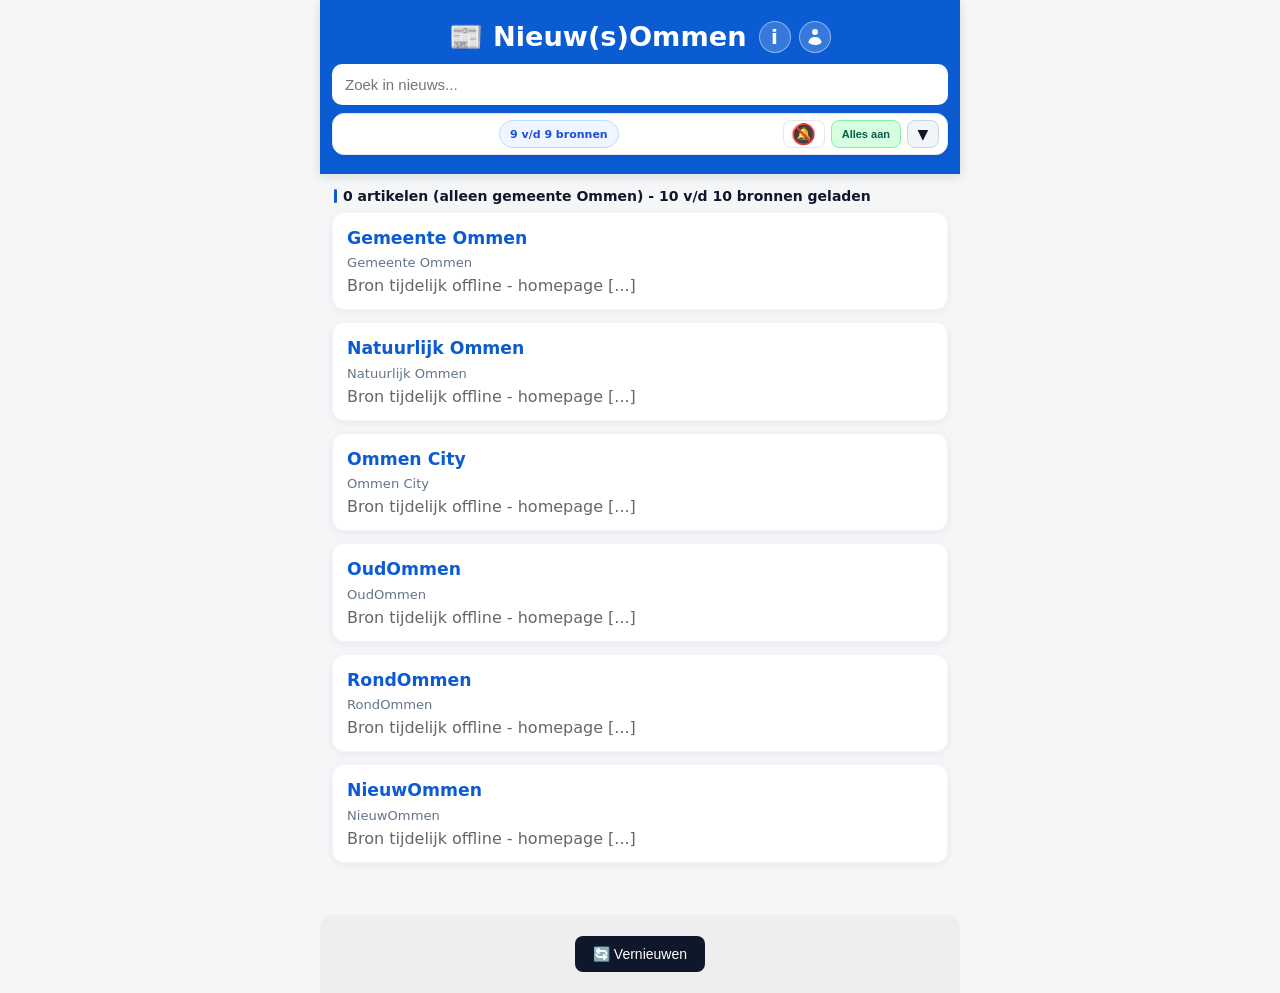
<file: index.html>
<!DOCTYPE html>
<html lang="nl">
<head>
<meta charset="UTF-8">
<meta name="viewport" content="width=device-width, initial-scale=1.0">
<title>Nieuw(s)Ommen</title>
<link rel="manifest" href="manifest.json">
<link rel="stylesheet" href="styles.css?v=297">
<link rel="icon" href="icons/icon-192x192.png" type="image/png">
<meta name="theme-color" content="#0b5bd3">
</head>
<body>
<header>
  <h1>
    <span class="title-left">📰 Nieuw(s)Ommen</span>
    <span class="header-icons">
      <a href="informatie.html" class="info-icon-btn" title="Info">i</a>
      <button id="user-icon-btn" class="user-icon-btn" title="Account" aria-label="Account">
      <svg viewBox="0 0 24 24" width="18" height="18" fill="white" xmlns="http://www.w3.org/2000/svg"><path d="M12 12c2.21 0 4-1.79 4-4s-1.79-4-4-4-4 1.79-4 4 1.79 4 4 4zm0 2c-2.67 0-8 1.34-8 4v2h16v-2c0-2.66-5.33-4-8-4z"/></svg>
    </button>
    </span>
  </h1>
  <div class="search-row"><input type="text" id="search-input" placeholder="Zoek in nieuws..."></div>
  <div class="filter-header" id="filter-header">
    <div class="filter-header-center"><span class="filter-header-count" id="header-count">10 v/d 10 bronnen</span></div>
    <div class="filter-header-right">
      <div class="bell-slot" id="bell-slot"></div>
      <button class="btn-all-toets" id="btn-all">Alles aan</button>
      <span class="filter-header-arrow">▼</span>
    </div>
  </div>
  <div id="source-panel">
    <div class="panel-hint">
      <div><b>VANDAAG</b> <-> <b>MEER</b> = alleen vandaag of meerdere dagen</div>
      <div><b>GEMEENTE</b> <-> <b>REGIO</b> = alleen gemeente Ommen of ook regio</div>
      <div><b>AAN</b> <-> <b>UIT</b> = nieuwsbron wel of niet tonen in het overzicht</div>
    </div>
    <div class="source-list" id="source-list"></div>
    <div class="panel-footer">
      <button onclick="resetFilters()">Reset</button>
      <button class="primary" onclick="closePanel()">Sluiten ▲</button>
    </div>
  </div>
  <div id="news-container-anchor"></div>
  <div id="compat-hidden" style="display:none">
    <input type="checkbox" id="only-ommen" checked>
    <div id="compat-sources"></div>
  </div>
</header>
<main><div id="news-container">Bezig met laden...</div></main>
<footer><button onclick="refreshNews()">🔄 Vernieuwen</button></footer>

<script>
if('serviceWorker' in navigator){
  navigator.serviceWorker.register('./service-worker.js?v=297', {scope: './'}).then(r=>{
    console.log('SW registered v297 rollback', r.scope);
  }).catch(e=>console.log('SW fail', e));
}
</script>
<script src="app.js?v=333"></script>
<script src="push.js?v=270-free-tier"></script>
<script src="article-focus.js?v=297"></script>
</body>
</html>
</file>
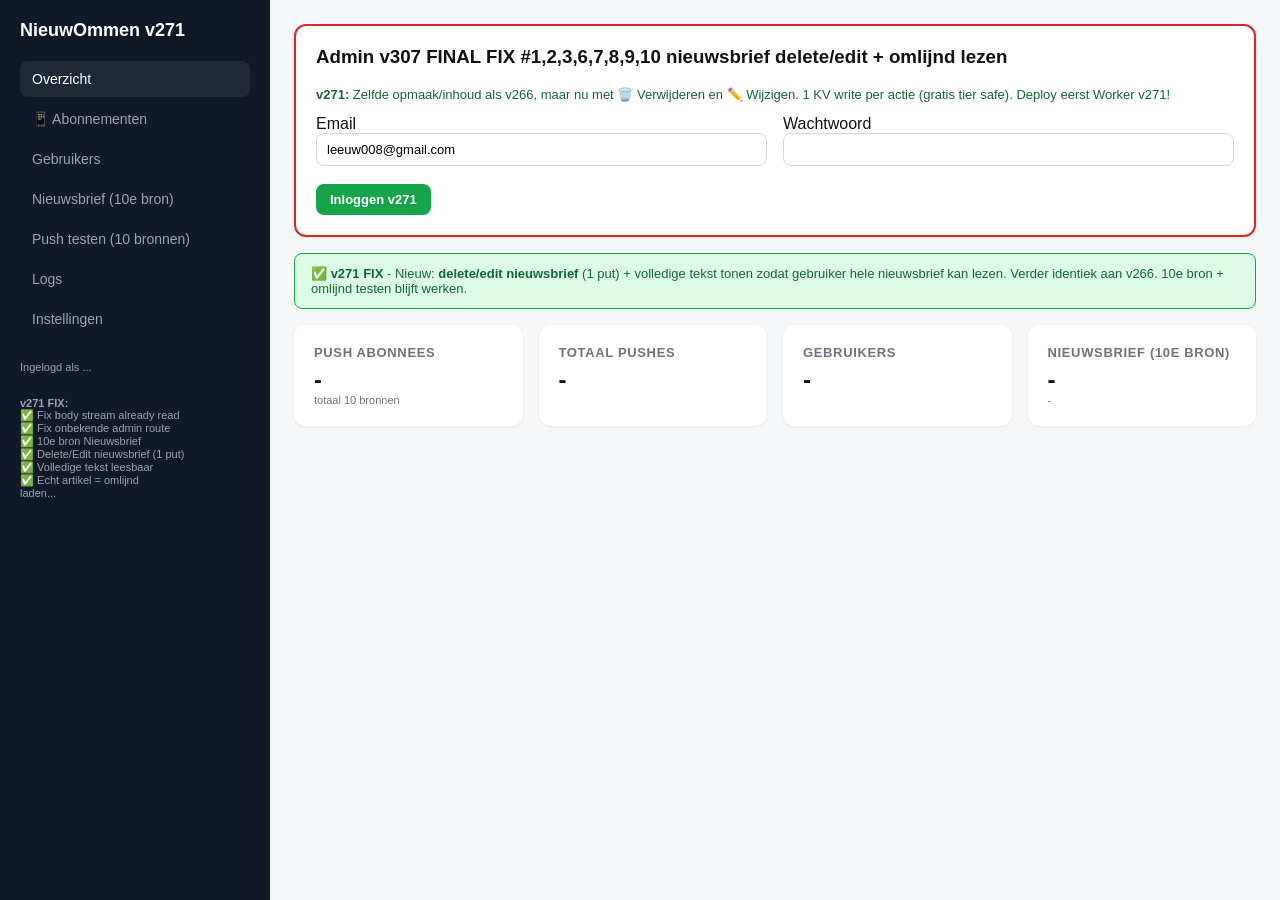
<file: admin/index.html>
<!DOCTYPE html>
<html lang="nl"><head><meta charset="utf-8"><meta name="viewport" content="width=device-width,initial-scale=1">
<title>Admin v307 FINAL FIX #1,2,3,6,7,8,9,10 delete/edit nieuwsbrief + 10e bron</title>
<style>
*{box-sizing:border-box}body{margin:0;font-family:-apple-system,BlinkMacSystemFont,Segoe UI,Roboto,sans-serif;background:#f6f7f9;color:#111}
.sidebar{position:fixed;left:0;top:0;bottom:0;width:270px;background:#111827;color:#fff;padding:20px;overflow:auto}
.sidebar h2{margin:0 0 20px;font-size:18px}.sidebar a{display:block;color:#9ca3af;padding:10px 12px;border-radius:8px;text-decoration:none;margin-bottom:4px;font-size:14px}
.sidebar a.active,.sidebar a:hover{background:#1f2937;color:#fff}
.main{margin-left:270px;padding:24px}
.card{background:#fff;border-radius:12px;padding:20px;box-shadow:0 1px 3px rgba(0,0,0,.08);margin-bottom:16px}
.grid{display:grid;grid-template-columns:repeat(auto-fit,minmax(220px,1fr));gap:16px}
.stat h3{margin:0 0 6px;font-size:13px;color:#6b7280;text-transform:uppercase;letter-spacing:.05em}.stat .val{font-size:24px;font-weight:700}
table{width:100%;border-collapse:collapse}th,td{padding:10px 12px;border-bottom:1px solid #e5e7eb;text-align:left;font-size:13px;vertical-align:top}th{color:#6b7280;font-weight:600;position:sticky;top:0;background:#fff;z-index:1}
.btn{background:#2563eb;color:#fff;border:0;padding:8px 14px;border-radius:8px;cursor:pointer;font-weight:600;font-size:13px}.btn:disabled{opacity:.5;cursor:not-allowed}
.btn-sec{background:#e5e7eb;color:#111}.btn-danger{background:#dc2626;color:#fff}.btn-ok{background:#16a34a;color:#fff}.btn-purple{background:#7c3aed;color:#fff}
.input,textarea,select{width:100%;padding:8px 10px;border:1px solid #d1d5db;border-radius:8px;font-size:13px}
.alert{padding:12px 16px;border-radius:8px;margin-bottom:16px;font-size:13px}.alert-warn{background:#fef3c7;color:#92400e}.alert-ok{background:#dcfce7;color:#166534;border:1px solid #16a34a}.alert-info{background:#dbeafe;color:#1e40af;border:1px solid #3b82f6}
.badge{display:inline-block;padding:2px 8px;border-radius:999px;font-size:11px;background:#e5e7eb}.badge-green{background:#dcfce7;color:#166534}.badge-purple{background:#ede9fe;color:#6d28d9}
.table-wrap{overflow:auto;max-height:75vh;border:1px solid #e5e7eb;border-radius:8px}
.small{font-size:11px;color:#6b7280}
.news-item{padding:12px;border-bottom:1px solid #eee}
.news-item:last-child{border:0}
.news-desc{white-space:pre-wrap;background:#f9fafb;border:1px solid #e5e7eb;border-radius:8px;padding:10px;margin-top:6px;font-size:13px;max-height:220px;overflow:auto}
@media(max-width:900px){.sidebar{position:relative;width:100%}.main{margin-left:0}}
</style>
</head><body>
<div class="sidebar">
<h2>NieuwOmmen v271</h2>
<a href="#" data-tab="overview" class="active">Overzicht</a>
<a href="#" data-tab="subs">📱 Abonnementen</a>
<a href="#" data-tab="users">Gebruikers</a>
<a href="#" data-tab="newsletter">Nieuwsbrief (10e bron)</a>
<a href="#" data-tab="push">Push testen (10 bronnen)</a>
<a href="#" data-tab="logs">Logs</a>
<a href="#" data-tab="settings">Instellingen</a>
<div style="margin-top:24px;font-size:11px;color:#9ca3af">Ingelogd als <span id="adminEmail">...</span><br><small id="apiBase"></small><br><br><b>v271 FIX:</b><br>✅ Fix body stream already read<br>✅ Fix onbekende admin route<br>✅ 10e bron Nieuwsbrief<br>✅ Delete/Edit nieuwsbrief (1 put)<br>✅ Volledige tekst leesbaar<br>✅ Echt artikel = omlijnd<br><span id="subs-count-side">laden...</span></div>
</div>
<div class="main">
<div id="login-box" class="card" style="border:2px solid #dc2626"><h3 style="margin-top:0">Admin v307 FINAL FIX #1,2,3,6,7,8,9,10 nieuwsbrief delete/edit + omlijnd lezen</h3><p style="font-size:13px;color:#166534"><b>v271:</b> Zelfde opmaak/inhoud als v266, maar nu met 🗑️ Verwijderen en ✏️ Wijzigen. 1 KV write per actie (gratis tier safe). Deploy eerst Worker v271!</p><div class="grid" style="grid-template-columns:1fr 1fr"><div><label>Email</label><input id="login-email" class="input" value="leeuw008@gmail.com"></div><div><label>Wachtwoord</label><input id="login-pw" type="password" class="input"></div></div><br><button class="btn btn-ok" onclick="doLogin()">Inloggen v271</button><span id="login-result" style="margin-left:12px;font-size:13px"></span></div>

<div id="tab-overview">
<div class="alert alert-ok">✅ <b>v271 FIX</b> - Nieuw: <b>delete/edit nieuwsbrief</b> (1 put) + volledige tekst tonen zodat gebruiker hele nieuwsbrief kan lezen. Verder identiek aan v266. 10e bron + omlijnd testen blijft werken.</div>
<div class="grid">
<div class="card stat"><h3>Push abonnees</h3><div class="val" id="stat-subs">-</div><div class="small">totaal 10 bronnen</div></div>
<div class="card stat"><h3>Totaal pushes</h3><div class="val" id="stat-totalpush">-</div></div>
<div class="card stat"><h3>Gebruikers</h3><div class="val" id="stat-users">-</div></div>
<div class="card stat"><h3>Nieuwsbrief (10e bron)</h3><div class="val" id="stat-newsletter">-</div><div class="small" id="stat-last">-</div></div>
</div>
</div>

<div id="tab-subs" style="display:none"><div class="card"><h3>📱 Push Abonnementen - 10 bronnen</h3><div style="margin-bottom:12px;display:flex;gap:8px;flex-wrap:wrap"><button class="btn" onclick="loadSubs()">🔄 Vernieuwen</button><button class="btn btn-sec" onclick="exportSubsCSV()">📥 CSV</button><button class="btn btn-danger" onclick="clearAllSubs()">🗑 Wis ALLE</button><span id="subs-result" class=small></span></div><div class="table-wrap"><table><thead><tr><th>ID</th><th style="min-width:180px">Naam</th><th>Aantal</th><th>Email</th><th>IP</th><th>Bronnen (10)</th><th>Laatste push</th><th>Acties</th></tr></thead><tbody id="subs-body"></tbody></table></div></div></div>
<div id="tab-users" style="display:none"><div class="card"><h3>Gebruikers (10 bronnen)</h3><table><thead><tr><th>Email</th><th>ID</th><th>Bronnen aan (10)</th><th>Push</th><th>Acties</th></tr></thead><tbody id="users-body"></tbody></table></div></div>

<div id="tab-newsletter" style="display:none">
<div class="card" style="border:2px solid #16a34a"><h3>📰 Nieuwsbrief - 10e bron + omlijnd testen (v271 FIX delete/edit + volledig lezen)</h3>
<div class="alert alert-ok">✅ <b>v271:</b> Zelfde formulier als v266. NIEUW: je ziet nu de <b>volledige tekst</b> in de lijst hieronder + knoppen <b>Wijzig / Verwijder</b>. Kost 1 KV put per actie. Deploy eerst Worker v271!</div>
<div class="grid" style="grid-template-columns:1fr 1fr"><div><label>Onderwerp / Titel (voor 10e bron)</label><input id="nl-subject" class="input" placeholder="Bijv. Nieuwe update: 10e bron toegevoegd!"></div><div><label>Van (email)</label><input id="nl-from" class="input" value="NieuwOmmen <nieuws@nieuwommen.leeuw008.nl>"></div></div><br>
<label>Link (waar artikel naar toe gaat) - TIP: voor volledig lezen in app, gebruik paarse knop ECHT artikel</label><input id="nl-link" class="input" value="https://nieuwommen.leeuw008.nl/"><br><br>
<label>Bericht (beschrijving voor 10e bron) - DIT is wat gebruiker volledig leest bij ECHT artikel (omlijnd)</label><textarea id="nl-body" rows="8" class="input" placeholder="Test omlijnd artikel... Volledige tekst hier, dit ziet de gebruiker in de app als je Pusht als ECHT artikel"></textarea><br><br>
<div class="grid"><div><label>Opslaan als</label><select id="nl-save-mode" class="input"><option value="feed">Alleen feed (10e bron item)</option><option value="email">Alleen email</option><option value="both">Feed + Email</option></select></div><div><label>Ontvangers (voor email)</label><select id="nl-to" class="input"><option value="self">Alleen test naar eigen e-mail</option><option value="all">Alle gebruikers</option></select></div></div><br>
<div style="display:flex;gap:8px;flex-wrap:wrap">
<button class="btn btn-ok" onclick="saveNewsletterFeed()">💾 Opslaan / Update (FIXED v271 - 1 put)</button>
<button class="btn btn-purple" onclick="sendNewsletterAsRealPush()">🔔 Push als ECHT artikel (omlijnd!) - volledig leesbaar</button>
<button class="btn btn-sec" id="btn-cancel-edit" style="display:none" onclick="cancelEdit()">❌ Annuleer wijziging</button>
</div>
<div id="edit-status" class="small" style="margin-top:8px;display:none"></div>
<div id="nl-result" style="margin-top:12px"></div>
<hr><h4>Huidige Nieuwsbrief items (10e bron feed) - met volledige tekst + Verwijder/Wijzig</h4><div id="nl-feed-list">Laden...</div><button class="btn btn-sec" onclick="loadNewsletterFeed()">🔄 Vernieuw feed (FIXED v271)</button>
</div>
</div>

<div id="tab-push" style="display:none">
<div class="card" style="border:2px solid #7c3aed"><h3>🔔 Push testen - 10 bronnen + omlijnd</h3>
<div class="alert alert-info"><b>Omlijnd testen + volledig lezen:</b> Kies Bron = <b>Nieuwsbrief</b> + vink <b>Echt artikel</b> aan -> groene rand + pulse bij klik. Dan ziet gebruiker het VOLLEDIGE Bericht-veld in de app.</div>
<div class="grid"><div><label>Titel</label><input id="push-title" class="input" value="Nieuwsbrief - Test omlijnd artikel v271"></div><div><label>Bron (10)</label><select id="push-source" class="input" onchange="onSourceChange()"><option>De Stentor</option><option>Gemeente Ommen</option><option>Natuurlijk Ommen</option><option>Ommen City</option><option>OudOmmen</option><option>RondOmmen</option><option>RTV Oost</option><option>RTV Vechtdal</option><option>Vechtdal Centraal</option><option value="Nieuwsbrief" selected>📰 Nieuwsbrief (10e bron)</option></select></div></div><br>
<label>Link</label><input id="push-link" class="input" value="https://nieuwommen.leeuw008.nl/"><br><br>
<label>Body</label><input id="push-body" class="input" value="Klik voor omlijnd artikel - v271 fix"><br><br>
<div style="display:flex;align-items:center;gap:8px"><input type="checkbox" id="push-is-real" checked><label for="push-is-real"><b>Stuur als ECHT artikel (met omlijning) - dan volledig leesbaar</b></label></div><br>
<div style="display:flex;gap:8px;flex-wrap:wrap">
<button class="btn btn-purple" onclick="sendTestPush(true)">🔔 Stuur als ECHT (omlijnd)</button>
<button class="btn" onclick="sendTestPush(false)">Test (zonder omlijning)</button>
<button class="btn btn-sec" onclick="sendTestPushAll()">Naar alle</button>
</div>
<div id="push-result" style="margin-top:12px"></div>
</div>
</div>

<div id="tab-logs" style="display:none"><div class="card"><h3>Debug v271</h3><pre id="debug-pre" style="background:#111827;color:#e5e7eb;padding:16px;border-radius:8px;overflow:auto;max-height:500px"></pre><button class="btn btn-sec" onclick="loadDebug()">Vernieuwen</button></div></div>
<div id="tab-settings" style="display:none"><div class="card"><h3>Instellingen v271</h3><p>Frontend: v271 - delete/edit + volledige tekst zichtbaar (zelfde opmaak als v266)</p><p>Backend: v271 - 2 nieuwe routes: /delete en /update (1 put elk) - blijft ultra low puts</p><p>Bronnen: 10 incl Nieuwsbrief</p><p>Feed: /newsletter/feed - <span id="newsletter-feed-status"></span></p><p id="resend-status"></p><p><b>Hoe gebruiker hele nieuwsbrief leest:</b> Gebruik paarse knop "Push als ECHT artikel (omlijnd!)" - dan opent hij in app met groene omlijning en volledige beschrijving. Als je alleen "Alleen feed" gebruikt, ziet gebruiker alleen snippet en opent hij alleen de Link.</p></div></div>
</div>

<script>
const API_BASE = 'https://ommen-push-v2.leeuw008.workers.dev';
let token = localStorage.getItem('ommen_token')||'';
let editingIndex = null; // v271 nieuw
function headers(){ return {'Content-Type':'application/json','Authorization':'Bearer '+token}; }
// FIX v266: body stream already read - eerst text() lezen, dan JSON.parse
async function api(path, opts={}){
  let url = path.startsWith('http')? path : API_BASE + path;
  if(token && !url.includes('token=')){ url += (url.includes('?')?'&':'?')+'token='+encodeURIComponent(token); }
  const r=await fetch(url,{...opts, headers:{...headers(), ...(opts.headers||{})}});
  const txt = await r.text();
  try{ return JSON.parse(txt); }catch{ return txt; }
}
function fmtDate(ts){ if(!ts) return '-'; return new Date(ts).toLocaleString('nl-NL'); }
function timeAgo(ts){ if(!ts) return '-'; const diff=Math.floor((Date.now()-ts)/1000); if(diff<60) return diff+'s geleden'; if(diff<3600) return Math.floor(diff/60)+'m geleden'; if(diff<86400) return Math.floor(diff/3600)+'u geleden'; return Math.floor(diff/86400)+'d geleden'; }
function escapeHtml(s){ return (s||'').replace(/[&<>"']/g, c=>({'&':'&amp;','<':'&lt;','>':'&gt;','"':'&quot;',"'":'&#39;'}[c])); }
async function doLogin(){
  const email=document.getElementById('login-email').value; const pw=document.getElementById('login-pw').value;
  document.getElementById('login-result').textContent='Inloggen...';
  try{
    const res=await fetch(API_BASE+'/auth/login',{method:'POST', headers:{'Content-Type':'application/json'}, body:JSON.stringify({email,password:pw})});
    const txt=await res.text(); let data; try{ data=JSON.parse(txt); }catch{ data={error:txt}; }
    if(data.token){ token=data.token; localStorage.setItem('ommen_token', token); document.getElementById('adminEmail').textContent=data.email; document.getElementById('login-box').style.display='none'; loadOverview(); loadSubs(); loadNewsletterFeed(); }
    else { document.getElementById('login-result').textContent='Fout: '+(data.error||JSON.stringify(data)); }
  }catch(e){ document.getElementById('login-result').textContent='Fout: '+e.message; }
}
function switchTab(t){ document.querySelectorAll('[id^=tab-]').forEach(el=>el.style.display='none'); document.getElementById('tab-'+t).style.display='block'; document.querySelectorAll('.sidebar a').forEach(a=>a.classList.remove('active')); const link=document.querySelector('[data-tab='+t+']'); if(link) link.classList.add('active'); if(t==='subs') loadSubs(); if(t==='users') loadUsers(); if(t==='logs') loadDebug(); if(t==='overview') loadOverview(); if(t==='newsletter') loadNewsletterFeed(); }
document.querySelectorAll('.sidebar a').forEach(a=>{ a.addEventListener('click',e=>{ e.preventDefault(); switchTab(a.dataset.tab); }); });
async function loadOverview(){
  try{
    const s = await api('/stats'); 
    document.getElementById('stat-last').textContent=s.last? (s.last.source+': '+s.last.title.slice(0,60)) : '-';
    const subsData = await api('/api/admin/subs').catch(()=>({subs:[]})); document.getElementById('stat-subs').textContent=subsData.count||0; document.getElementById('subs-count-side').textContent=(subsData.count||0)+' abonnementen'; const totalPush = (subsData.subs||[]).reduce((sum,x)=>sum+(x.pushCount||0),0); document.getElementById('stat-totalpush').textContent=totalPush;
    const usersData = await api('/api/admin/users').catch(()=>({count:'?'})); document.getElementById('stat-users').textContent=usersData.count||usersData.users?.length||'0';
    const me = await api('/auth/me'); if(me.email){ document.getElementById('adminEmail').textContent=me.email; document.getElementById('login-box').style.display='none'; }
    const dbg=await api('/debug'); document.getElementById('resend-status').textContent = (dbg.version||'') + ' - v271'; document.getElementById('stat-newsletter').textContent = dbg.newsletterCount||0; document.getElementById('newsletter-feed-status').textContent = (dbg.newsletterCount||0)+' items'; document.getElementById('apiBase').textContent=API_BASE;
  }catch(e){ console.log(e); }
}
async function loadSubs(){
  document.getElementById('subs-body').innerHTML='<tr><td colspan=8>Laden...</td></tr>';
  try{
    const data = await api('/api/admin/subs'); const tbody=document.getElementById('subs-body'); tbody.innerHTML=''; document.getElementById('subs-result').textContent=data.count+' abonnementen'; document.getElementById('stat-subs').textContent=data.count; document.getElementById('stat-totalpush').textContent=data.subs.reduce((sum,x)=>sum+(x.pushCount||0),0);
    (data.subs||[]).forEach(sub=>{
      const tr=document.createElement('tr');
      const sources = sub.sources && sub.sources.length ? sub.sources.join(', ') : (sub.sourcesCount===0 ? '<span style=color:#dc2626>alles uit</span>' : '-');
      const isNieuwsbrief = sub.sources && sub.sources.includes('Nieuwsbrief');
      tr.innerHTML = `<td><span class=badge>${sub.id.slice(0,12)}...</span>${isNieuwsbrief?'<br><span style=background:#dcfce7;color:#166534;padding:2px 6px;border-radius:999px;font-size:10px>Nieuwsbrief</span>':''}</td><td><input class="input" id="desc-${sub.id}" value="${(sub.description||'').replace(/"/g,'&quot;')}" placeholder="Naam"><div style="display:flex;gap:4px;margin-top:4px"><button class="btn btn-ok" style="padding:4px 10px;font-size:12px" onclick="saveDesc('${sub.id}')">💾</button><span id="save-${sub.id}" class=small></span></div></td><td>${sub.pushCount||0}</td><td>${sub.email||'-'}<br><span class=small>${(sub.userId||'').slice(0,12)}</span></td><td>${sub.ip||'-'}<br><span class=small>${(sub.userAgent||'').slice(0,40)}</span></td><td><span class=small>${sources}</span></td><td>${sub.lastPush? fmtDate(sub.lastPush)+'<br><span class=small>'+timeAgo(sub.lastPush)+'</span>': '-'}</td><td><button class="btn btn-danger" style="padding:4px 8px" onclick="deleteSub('${sub.id}')">🗑</button></td>`;
      tbody.appendChild(tr);
    });
  }catch(e){ document.getElementById('subs-body').innerHTML='<tr><td colspan=8>Fout: '+e.message+'</td></tr>'; }
}
async function saveDesc(id){ const input=document.getElementById('desc-'+id); const val=input.value; const status=document.getElementById('save-'+id); status.textContent='Opslaan...'; try{ const res=await api('/api/admin/subs/update',{method:'POST', body:JSON.stringify({id, description:val})}); if(res.ok){ status.textContent='✅'; } else { status.textContent='❌ '+(res.error||''); } }catch(e){ status.textContent='❌ '+e.message; } }
async function deleteSub(id){ if(!confirm('Wissen?')) return; const res=await api('/api/admin/subs/delete',{method:'POST', body:JSON.stringify({id})}); loadSubs(); }
async function clearAllSubs(){ if(!confirm('ALLE wissen?')) return; const res=await api('/api/admin/clear-all-subs',{method:'POST'}); alert(JSON.stringify(res)); loadSubs(); }
async function exportSubsCSV(){ const data=await api('/api/admin/subs'); let csv='id,description,pushCount,email,sources\n'; (data.subs||[]).forEach(s=>{ csv+=`"${s.id}","${(s.description||'').replace(/"/g,'""')}",${s.pushCount||0},"${s.email||''}","${(s.sources||[]).join(';')}"\n`; }); const blob=new Blob([csv],{type:'text/csv'}); const url=URL.createObjectURL(blob); const a=document.createElement('a'); a.href=url; a.download='subs_v271.csv'; a.click(); }
async function loadUsers(){ const data=await api('/api/admin/users'); const tbody=document.getElementById('users-body'); tbody.innerHTML=''; (data.users||[]).forEach(u=>{ const aanKeys = u.sync? Object.keys(u.sync.state||{}).filter(k=>{const v=u.sync.state[k]; return v && typeof v==='object' && v.aan===true;}) : []; const tr=document.createElement('tr'); tr.innerHTML='<td>'+u.email+'</td><td>'+u.id.slice(0,20)+'</td><td>'+aanKeys.length+' aan<br><span class=small>'+aanKeys.join(', ')+'</span></td><td>'+(u.sync?.state?.__pushEnabled!==false?'ja':'nee')+'</td><td><button class=btn-sec onclick="viewSync(\''+u.id+'\')">SYNC</button></td>'; tbody.appendChild(tr); }); }
async function viewSync(id){ const d=await api('/api/admin/sync/'+id); alert(JSON.stringify(d.sync||{},null,2)); }
function onSourceChange(){ const sel=document.getElementById('push-source'); const link=sel.options[sel.selectedIndex]?.getAttribute('data-link'); if(link) document.getElementById('push-link').value=link; }

// v271 NIEUW - save met edit support
async function saveNewsletterFeed(){
  const subject=document.getElementById('nl-subject').value; const body=document.getElementById('nl-body').value; const link=document.getElementById('nl-link').value;
  if(!subject){ alert('Titel vereist'); return; }
  const isEdit = editingIndex!==null;
  document.getElementById('nl-result').innerHTML= isEdit ? 'Wijzigen... (1 put)' : 'Opslaan als 10e bron... (v271 - 1 put)';
  try{
    let res;
    if(isEdit){
      res=await api('/api/admin/newsletter/update',{method:'POST', body:JSON.stringify({index: editingIndex, subject, body, link})});
      document.getElementById('nl-result').innerHTML='<div class=alert-ok>✅ Gewijzigd: '+escapeHtml(res.item?.title||subject)+' (1 put)</div>';
    }else{
      res=await api('/api/admin/newsletter',{method:'POST', body:JSON.stringify({subject, body, link})});
      document.getElementById('nl-result').innerHTML='<div class=alert-ok>✅ Opgeslagen: '+JSON.stringify(res)+' (1 put)</div>';
    }
    cancelEdit();
    loadNewsletterFeed(); loadOverview();
  }catch(e){ document.getElementById('nl-result').innerHTML='<div style=color:#dc2626>Fout: '+e.message+' - Worker v271 al gedeployed?</div>'; }
}

function cancelEdit(){
  editingIndex=null;
  document.getElementById('btn-cancel-edit').style.display='none';
  document.getElementById('edit-status').style.display='none';
  document.getElementById('nl-subject').value='';
  document.getElementById('nl-body').value='';
  document.getElementById('nl-link').value='https://nieuwommen.leeuw008.nl/';
}

// v271 NIEUW - edit
window.startEditNewsletter = function(idx){
  const items = window._nlItems||[];
  const it = items[idx];
  if(!it) return;
  editingIndex = idx;
  document.getElementById('nl-subject').value = it.title||'';
  document.getElementById('nl-link').value = it.link||'';
  document.getElementById('nl-body').value = it.description||'';
  document.getElementById('btn-cancel-edit').style.display='inline-block';
  document.getElementById('edit-status').style.display='block';
  document.getElementById('edit-status').textContent = 'Je wijzigt nu item '+(idx+1)+': "'+it.title+'" - daarna Opslaan klikken (overschrijft met 1 put)';
  document.getElementById('nl-subject').focus();
  window.scrollTo({top:0, behavior:'smooth'});
}

// v271 NIEUW - delete
window.deleteNewsletterItem = async function(idx, pubDate){
  if(!confirm('Item '+(idx+1)+' verwijderen? Kost 1 KV write.')) return;
  try{
    const res=await api('/api/admin/newsletter/delete',{method:'POST', body:JSON.stringify({index: idx, pubDate})});
    alert('Verwijderd: '+res.count+' over');
    loadNewsletterFeed(); loadOverview();
  }catch(e){ alert('Delete fout: '+e.message+' - Worker v271 al gedeployed?'); }
}

async function sendNewsletterAsRealPush(){
  const subject=document.getElementById('nl-subject').value; const body=document.getElementById('nl-body').value; let link=document.getElementById('nl-link').value;
  if(!subject){ alert('Titel vereist'); return; }
  const echtId = 'echt-'+Date.now()+'-'+Math.random().toString(36).slice(2,6);
  if(!link || link==='https://nieuwommen.leeuw008.nl/' || link==='https://nieuwommen.leeuw008.nl'){
    link = 'https://nieuwommen.leeuw008.nl/?echt='+encodeURIComponent(echtId)+'&highlight='+encodeURIComponent(echtId);
  } else if(!link.includes('echt=')){
    const sep = link.includes('?')?'&':'?';
    link = link + sep + 'echt='+encodeURIComponent(echtId)+'&highlight='+encodeURIComponent(echtId);
  }
  document.getElementById('nl-result').innerHTML='Pushen als ECHT (omlijnd) - FIX #8 v307 met titel+link...';
  try{
    const res=await api('/api/admin/newsletter/push-real',{method:'POST', body:JSON.stringify({title:subject, link:link, description:body, echtId:echtId})});
    document.getElementById('nl-result').innerHTML='<div class=alert-ok>🔔 FIX #8 v307: ECHT omlijnd naar '+res.sent+'/'+res.total+' - titel: '+escapeHtml(subject)+'<br>Link: '+escapeHtml(link)+'<br><button class=btn onclick="window.open(\''+link.replace(/'/g,'')+'\',\'_blank\')">🔍 Test zelf bekijken (moet rood omlijnd tonen)</button></div>';
  }catch(e){ document.getElementById('nl-result').innerHTML='<div style=color:#dc2626>Fout: '+e.message+'</div>'; }
}

// v271 - toont VOLLEDIGE tekst + knoppen
async function loadNewsletterFeed(){
  try{
    const data=await api('/newsletter/feed');
    window._nlItems = data.items||[];
    if(typeof data === 'string'){ document.getElementById('nl-feed-list').innerHTML='Fout (geen JSON): '+data.slice(0,200); return; }
    document.getElementById('nl-feed-list').innerHTML = (data.items||[]).map((it,i)=>`
      <div class="news-item">
        <div style="display:flex;justify-content:space-between;gap:8px">
          <b>${i+1}. ${escapeHtml(it.title)}</b>
          <span class="small">${new Date(it.pubDate).toLocaleString('nl-NL')}</span>
        </div>
        <div class="small" style="margin:4px 0">${escapeHtml(it.link)} <span class="badge">${escapeHtml(it.source||'Nieuwsbrief')}</span></div>
        <div class="news-desc">${escapeHtml(it.description||'')}</div>
        <div style="margin-top:8px;display:flex;gap:6px;flex-wrap:wrap">
          <button class="btn btn-ok" style="padding:6px 10px;font-size:12px" onclick="startEditNewsletter(${i})">✏️ Wijzigen</button>
          <button class="btn btn-danger" style="padding:6px 10px;font-size:12px" onclick="deleteNewsletterItem(${i}, '${(it.pubDate||'').replace(/'/g,'')}')">🗑️ Verwijder deze</button>
          <button class="btn btn-sec" style="padding:6px 10px;font-size:12px" onclick="navigator.clipboard.writeText('${escapeHtml(it.link||'').replace(/'/g,'')}').then(()=>alert('Link gekopieerd'))">🔗 Link</button>
        </div>
      </div>
    `).join('') || 'Geen items - nog geen nieuwsbrieven opgeslagen';
  }catch(e){ document.getElementById('nl-feed-list').innerHTML='Fout: '+e.message+' - Worker v271 gedeployed?'; }
}
async function sendTestPush(isReal){
  const title=document.getElementById('push-title').value; const source=document.getElementById('push-source').value; const link=document.getElementById('push-link').value; const body=document.getElementById('push-body').value;
  const isRealCheck = document.getElementById('push-is-real').checked; const finalIsReal = typeof isReal==='boolean'? isReal : isRealCheck;
  document.getElementById('push-result').innerHTML=(finalIsReal?'🔔 ECHT (omlijnd) - volledig leesbaar...':'Test (zonder omlijning)...');
  try{
    const res=await api('/api/admin/test-push',{method:'POST', body:JSON.stringify({title, source, link, body, filter:true, isReal:finalIsReal})});
    document.getElementById('push-result').innerHTML='<div class=alert-ok>✅ '+ (finalIsReal?'ECHT omlijnd - volledig leesbaar':'Test') +' naar '+res.sent+'/'+res.total+'<br>'+JSON.stringify(res.article)+'</div>'; loadSubs();
  }catch(e){ document.getElementById('push-result').innerHTML='Fout: '+e.message; }
}
async function sendTestPushAll(){
  const title=document.getElementById('push-title').value; const source=document.getElementById('push-source').value; const link=document.getElementById('push-link').value; const body=document.getElementById('push-body').value; const isReal=document.getElementById('push-is-real').checked;
  const res=await api('/api/admin/test-push',{method:'POST', body:JSON.stringify({title, source, link, body, filter:false, isReal:isReal})});
  document.getElementById('push-result').innerHTML='<div class=alert-ok>Naar alle: '+res.sent+'/'+res.total+'</div>';
}
async function loadDebug(){ const d=await api('/debug'); document.getElementById('debug-pre').textContent=typeof d==='string'? d : JSON.stringify(d,null,2); }
loadOverview(); loadSubs(); loadNewsletterFeed();
</script>
</body></html>
</file>
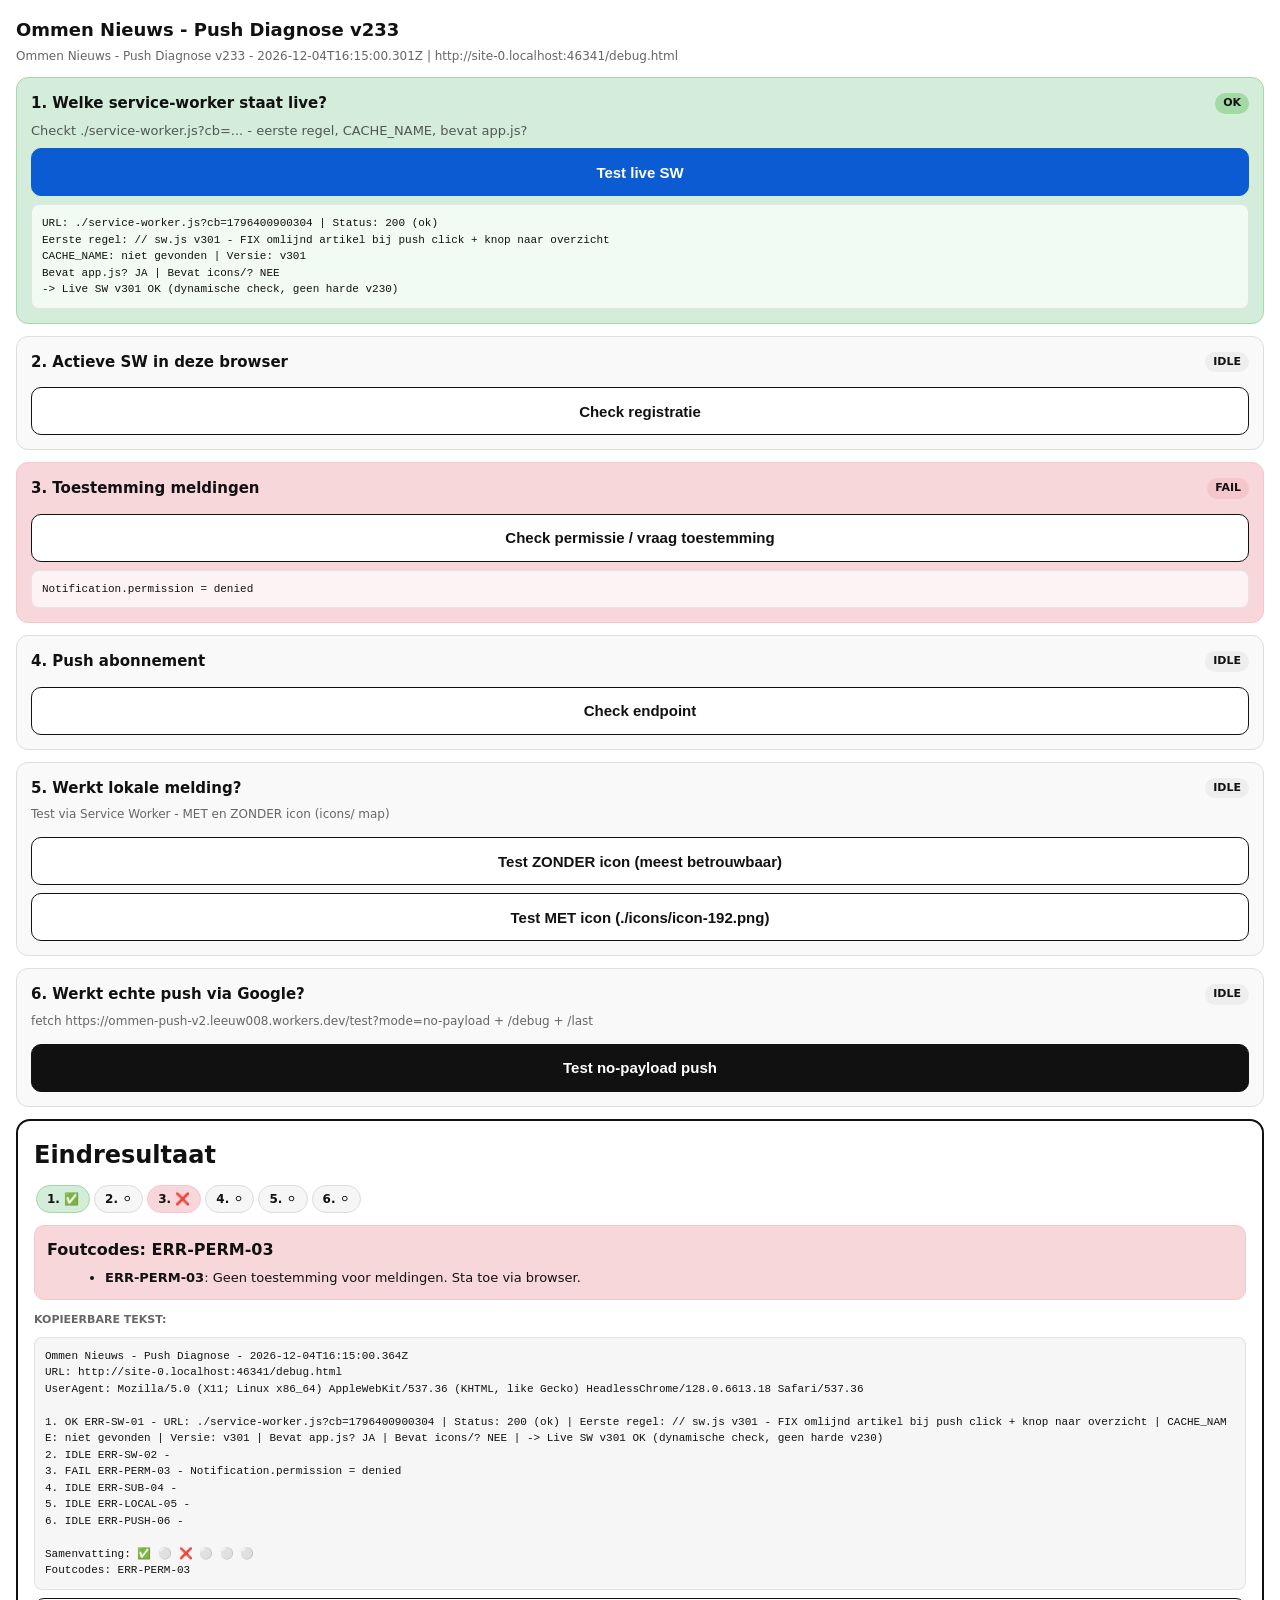
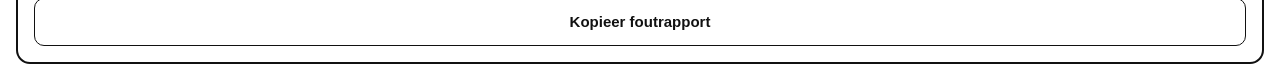
<file: debug.html>
<!DOCTYPE html>
<html lang="nl">
<head>
<meta charset="UTF-8">
<meta name="viewport" content="width=device-width, initial-scale=1">
<title>Ommen Nieuws - Push Diagnose v233</title>
<style>
*{box-sizing:border-box}body{font-family:system-ui,-apple-system,Segoe UI,Roboto,sans-serif;margin:0;background:#fff;color:#111;padding:16px;line-height:1.5}
h1{font-size:18px;margin:0 0 4px} .sub{font-size:12px;color:#666;margin-bottom:12px}
.block{border:1px solid #ddd;border-radius:12px;padding:14px;margin-bottom:12px;transition:all 0.3s}
.block.ok{background:#d4edda;border-color:#a3d9a5}
.block.fail{background:#f8d7da;border-color:#f5c6cb}
.block.warn{background:#fff3cd;border-color:#ffe69c}
.block.idle{background:#f9f9f9}
.block h2{font-size:15px;margin:0 0 6px;display:flex;justify-content:space-between;align-items:center}
.status{font-size:11px;font-weight:700;padding:2px 8px;border-radius:99px;text-transform:uppercase}
.status.ok{background:#a3d9a5} .status.fail{background:#f5c6cb} .status.warn{background:#ffe69c} .status.idle{background:#eee}
pre{margin:8px 0 0;background:rgba(255,255,255,0.7);border:1px solid rgba(0,0,0,0.08);border-radius:8px;padding:10px;font-size:11px;white-space:pre-wrap;word-break:break-all;max-height:260px;overflow:auto;font-family:ui-monospace,monospace}
button{width:100%;min-height:48px;border-radius:10px;border:1px solid #111;font-weight:700;font-size:15px;cursor:pointer;margin-top:8px}
button.primary{background:#0b5bd3;color:#fff;border-color:#0b5bd3}
button.dark{background:#111;color:#fff}
button.white{background:#fff;color:#111}
.summary{border:2px solid #111;border-radius:14px;padding:16px;background:#fff;margin-top:12px}
.badge{display:inline-flex;gap:4px;padding:4px 10px;border-radius:99px;font-size:12px;font-weight:700;border:1px solid;margin:2px}
.badge.ok{background:#d4edda;border-color:#a3d9a5} .badge.fail{background:#f8d7da;border-color:#f5c6cb} .badge.idle{background:#f6f6f6;border-color:#ddd}
</style>
</head>
<body>
<h1>Ommen Nieuws - Push Diagnose v233</h1>
<div class="sub" id="meta"></div>

<div id="b1" class="block idle"><h2>1. Welke service-worker staat live? <span class="status idle">IDLE</span></h2><div class="desc" style="font-size:13px;color:#555">Checkt ./service-worker.js?cb=... - eerste regel, CACHE_NAME, bevat app.js?</div><button class="primary" onclick="testSW()">Test live SW</button><pre id="d1" style="display:none"></pre></div>

<div id="b2" class="block idle"><h2>2. Actieve SW in deze browser <span class="status idle">IDLE</span></h2><button class="white" onclick="testReg()">Check registratie</button><pre id="d2" style="display:none"></pre></div>

<div id="b3" class="block idle"><h2>3. Toestemming meldingen <span class="status idle">IDLE</span></h2><button class="white" onclick="testPerm()">Check permissie / vraag toestemming</button><pre id="d3" style="display:none"></pre></div>

<div id="b4" class="block idle"><h2>4. Push abonnement <span class="status idle">IDLE</span></h2><button class="white" onclick="testSub()">Check endpoint</button><pre id="d4" style="display:none"></pre></div>

<div id="b5" class="block idle"><h2>5. Werkt lokale melding? <span class="status idle">IDLE</span></h2><div style="font-size:12px;color:#666;margin-bottom:6px">Test via Service Worker - MET en ZONDER icon (icons/ map)</div>
<button class="white" onclick="testLocal(true)">Test ZONDER icon (meest betrouwbaar)</button>
<button class="white" onclick="testLocal(false)">Test MET icon (./icons/icon-192.png)</button>
<pre id="d5" style="display:none"></pre></div>

<div id="b6" class="block idle"><h2>6. Werkt echte push via Google? <span class="status idle">IDLE</span></h2><div style="font-size:12px;color:#666;margin-bottom:6px">fetch https://ommen-push-v2.leeuw008.workers.dev/test?mode=no-payload + /debug + /last</div>
<button class="dark" onclick="testPush()">Test no-payload push</button>
<pre id="d6" style="display:none"></pre></div>

<div class="summary" id="summary">
<h2 style="margin:0 0 10px">Eindresultaat</h2>
<div id="badges"></div>
<div id="result" style="margin-top:10px"></div>
<div style="margin-top:12px"><div style="font-size:11px;font-weight:700;color:#666;text-transform:uppercase;margin-bottom:4px">Kopieerbare tekst:</div><pre id="copytext" style="background:#f6f6f6"></pre><button class="white" onclick="copyReport()">Kopieer foutrapport</button></div>
</div>

<script>
const $ = id=>document.getElementById(id);
let state = [
 {id:'b1',status:'idle',code:'ERR-SW-01',details:[]},
 {id:'b2',status:'idle',code:'ERR-SW-02',details:[]},
 {id:'b3',status:'idle',code:'ERR-PERM-03',details:[]},
 {id:'b4',status:'idle',code:'ERR-SUB-04',details:[]},
 {id:'b5',status:'idle',code:'ERR-LOCAL-05',details:[]},
 {id:'b6',status:'idle',code:'ERR-PUSH-06',details:[]},
];
function setBlock(i,status,details){
 state[i].status=status;
 state[i].details=details||[];
 const el=$(state[i].id);
 el.className='block '+status;
 el.querySelector('.status').textContent=status.toUpperCase();
 el.querySelector('.status').className='status '+status;
 const pre=$('d'+(i+1));
 if(details && details.length){pre.style.display='block'; pre.textContent=details.join('\n');} else {pre.style.display='none';}
 updateSummary();
}
function updateSummary(){
 const badges=$('badges'); badges.innerHTML='';
 state.forEach((s,i)=>{
   const span=document.createElement('span'); span.className='badge '+s.status; span.textContent=(i+1)+'. '+(s.status==='ok'?'✅':s.status==='fail'?'❌':s.status==='warn'?'⚠️':'⚪');
   badges.appendChild(span);
 });
 const failed=state.filter(s=>s.status==='fail');
 const allOk=state.every(s=>s.status==='ok');
 const res=$('result');
 if(allOk){res.innerHTML='<div style="background:#d4edda;border:1px solid #a3d9a5;border-radius:10px;padding:12px;font-weight:700">Alles OK - push zou moeten werken ✅</div>';}
 else if(failed.length===0){res.innerHTML='<div style="background:#fff3cd;border:1px solid #ffe69c;border-radius:10px;padding:12px">Nog niet alle testen gedaan. Doorloop 1 t/m 6.</div>';}
 else {
   let html='<div style="background:#f8d7da;border:1px solid #f5c6cb;border-radius:10px;padding:12px"><div style="font-weight:800;margin-bottom:6px">Foutcodes: '+failed.map(f=>f.code).join(', ')+'</div><ul style="margin:0 0 0 18px;font-size:13px">';
   if(state[0].status==='fail') html+='<li><b>ERR-SW-01</b>: Live SW op GitHub niet bereikbaar of bevat geen app.js. Deploy nieuwe service-worker.js. (Geen harde v230 check meer - v232/v233 is OK)</li>';
   if(state[1].status==='fail') html+='<li><b>ERR-SW-02</b>: Geen actieve SW in deze browser. Herlaad, check HTTPS.</li>';
   if(state[2].status==='fail') html+='<li><b>ERR-PERM-03</b>: Geen toestemming voor meldingen. Sta toe via browser.</li>';
   if(state[3].status==='fail') html+='<li><b>ERR-SUB-04</b>: Niet geabonneerd. Klik Push aanmelden in app.</li>';
   if(state[4].status==='fail') html+='<li><b>ERR-LOCAL-05</b>: Lokale melding faalt. Probeer eerst ZONDER icon. Als ZONDER wel lukt en MET niet: icon pad fout (check /icons/). Als beide falen: check focus/venster niet geminimaliseerd, of via SW: registration.showNotification.</li>';
   if(state[5].status==='fail') html+='<li><b>ERR-PUSH-06</b>: Echte push faalt (subs=0 of sentTo=0). Check Worker / KV / VAPID.</li>';
   html+='</ul></div>'; res.innerHTML=html;
 }
 const ct=$('copytext');
 ct.textContent=`Ommen Nieuws - Push Diagnose - ${new Date().toISOString()}
URL: ${location.href}
UserAgent: ${navigator.userAgent}

${state.map((s,i)=>`${i+1}. ${s.status.toUpperCase()} ${s.code} - ${s.details.join(' | ')}`).join('\n')}

Samenvatting: ${state.map(s=>s.status==='ok'?'✅':s.status==='fail'?'❌':'⚪').join(' ')}
Foutcodes: ${failed.map(f=>f.code).join(', ') || 'geen'}`;
}
function copyReport(){ navigator.clipboard.writeText($('copytext').textContent).then(()=>{alert('Gekopieerd!');});}

async function testSW(){
 try{
   const url='./service-worker.js?cb='+Date.now();
   const r=await fetch(url,{cache:'no-store'});
   const txt=await r.text();
   const firstLine=(txt.split('\n')[0]||'').trim();
   const cacheMatch=txt.match(/CACHE_NAME\s*=\s*['"]([^'"]+)['"]/);
   const cacheName=cacheMatch?cacheMatch[1]:'niet gevonden';
   const hasAppJs=txt.includes('app.js');
   const hasIcons=txt.includes('icons/icon-192.png') || txt.includes('icon-192.png');
   const versionMatch=firstLine.match(/v(\d+)/i) || cacheName.match(/v(\d+)/i);
   const version=versionMatch?('v'+versionMatch[1]):'onbekend';
   const hasOldScript=txt.includes("script.js") && !txt.includes("app.js");

   let status='ok'; let details=[];
   details.push(`URL: ${url} | Status: ${r.status} (${r.ok?'ok':'fail'})`);
   details.push(`Eerste regel: ${firstLine}`);
   details.push(`CACHE_NAME: ${cacheName} | Versie: ${version}`);
   details.push(`Bevat app.js? ${hasAppJs?'JA':'NEE'} | Bevat icons/? ${hasIcons?'JA':'NEE'}`);
   if(hasOldScript) details.push('WAARSCHUWING: bevat nog script.js (oud)');

   if(!r.ok){status='fail'; details.push('-> Fetch faalt');}
   else if(!hasAppJs){status='fail'; details.push('-> Live SW bevat geen app.js fix (oud)');}
   else {
     // GEEN harde v230 check meer - elke versie met app.js is OK, v232/v233 etc
     status='ok';
     details.push(`-> Live SW ${version} OK (dynamische check, geen harde v230)`);
   }
   setBlock(0,status,details);
 }catch(e){
   setBlock(0,'fail',[`Fetch error: ${e.message}`, '-> ERR-SW-01']);
 }
}
async function testReg(){
 try{
   if(!('serviceWorker' in navigator)){setBlock(1,'fail',['Geen serviceWorker support']);return;}
   const reg=await navigator.serviceWorker.ready;
   const scope=reg.scope;
   const active=reg.active;
   const stateStr=active?active.state:'geen active';
   const scriptURL=active?active.scriptURL:'onbekend';
   let status=active && stateStr==='activated'?'ok':'fail';
   setBlock(1,status,[`scope: ${scope}`,`scriptURL: ${scriptURL}`,`state: ${stateStr}`,`active: ${!!active}`]);
 }catch(e){setBlock(1,'fail',[e.message]);}
}
async function testPerm(){
 try{
   const perm=Notification.permission;
   let status=perm==='granted'?'ok':perm==='denied'?'fail':'idle';
   let details=[`Notification.permission = ${perm}`];
   if(perm==='default'){
     details.push('Vraagt toestemming...');
     const p=await Notification.requestPermission();
     details.push(`Na request: ${p}`);
     status=p==='granted'?'ok':'fail';
   }
   setBlock(2,status,details);
 }catch(e){setBlock(2,'fail',[e.message]);}
}
async function testSub(){
 try{
   const reg=await navigator.serviceWorker.ready;
   const sub=await reg.pushManager.getSubscription();
   if(!sub){setBlock(3,'fail',['Geen subscription','-> Ga naar app en klik Push aanmelden']);return;}
   const ep=sub.endpoint||'';
   setBlock(3,'ok',[`Endpoint gevonden | ${ep.slice(0,60)}...`,`Scope: ${reg.scope}`,`RAW: ${JSON.stringify({endpoint:sub.endpoint,expirationTime:sub.expirationTime}).slice(0,200)}`]);
 }catch(e){setBlock(3,'fail',[e.message]);}
}
async function testLocal(withIcon){
 // FIX v233: test via SW registration, niet via new Notification - betrouwbaarder en werkt ook als tab niet focused
 try{
   const reg=await navigator.serviceWorker.ready;
   const title='Test melding Ommen v233';
   const body=withIcon?'MET icon (./icons/icon-192.png)':'ZONDER icon (meest betrouwbaar)';
   const options={
     body: body,
     tag: 'ommen-test-'+Date.now(),
     renotify: true,
     vibrate: [100,50,100]
   };
   if(!withIcon){
     // zonder icon
   } else {
     options.icon='./icons/icon-192.png';
     options.badge='./icons/icon-192.png';
   }
   await reg.showNotification(title, options);
   setBlock(4,'ok',[`Gebruiker zou ${withIcon?'MET':'ZONDER'} icon melding moeten zien`,`Titel: ${title}`,`Via: registration.showNotification`]);
   // Vraag gebruiker bevestiging
   setTimeout(()=>{
     const seen=confirm(`Zag je de test melding ${withIcon?'MET icon':'ZONDER icon'}? (OK=ja, Annuleren=nee)`);
     if(!seen){
       setBlock(4,'fail',[`Gebruiker zag GEEN melding (${withIcon?'MET':'ZONDER'} icon)`,`Check: tab actief? Niet geminimaliseerd? Focus?`,`Probeer eerst ZONDER icon - die zou altijd moeten werken`]);
     }
   },800);
 }catch(e){
   setBlock(4,'fail',[`Fout bij showNotification: ${e.message}`,`Probeer ZONDER icon`]);
 }
}
async function testPush(){
 try{
   setBlock(5,'idle',['Bezig...']);
   const base='https://ommen-push-v2.leeuw008.workers.dev';
   const r1=await fetch(base+'/test?mode=no-payload&cb='+Date.now(),{cache:'no-store'});
   const t1=await r1.text();
   const r2=await fetch(base+'/debug?cb='+Date.now(),{cache:'no-store'}).then(r=>r.text()).catch(e=>'debug fail '+e.message);
   const r3=await fetch(base+'/last?cb='+Date.now(),{cache:'no-store'}).then(r=>r.text()).catch(e=>'last fail '+e.message);
   let status='ok';
   try{const j=JSON.parse(t1); if(!j.ok || (j.sentTo||0)===0) status='fail';}catch{status='fail';}
   setBlock(5,status,[`test: ${t1.slice(0,400)}`,`debug: ${r2.slice(0,400)}`,`last: ${r3.slice(0,400)}`]);
 }catch(e){setBlock(5,'fail',[e.message]);}
}
document.addEventListener('DOMContentLoaded',()=>{
 $('meta').textContent=`${document.title} - ${new Date().toISOString()} | ${location.href}`;
 updateSummary();
 // auto run blok 1 & 2 & 3 & 4
 testSW(); testReg(); testPerm(); testSub();
});
</script>
</body>
</html>
</file>
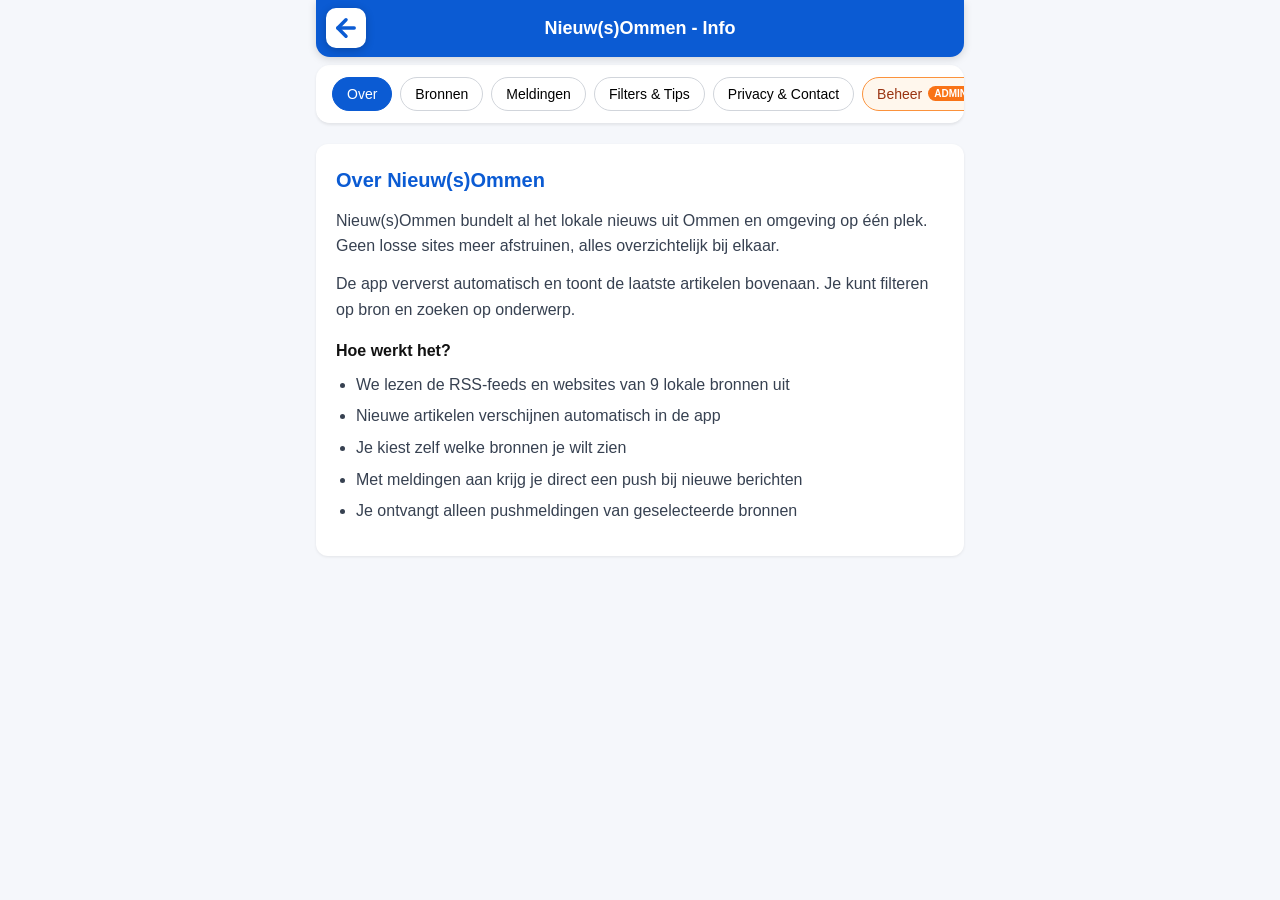
<file: informatie.html>
<!DOCTYPE html>
<html lang="nl">
<head>
<meta charset="UTF-8">
<meta name="viewport" content="width=device-width, initial-scale=1.0">
<title>Informatie - Nieuw(s)Ommen</title>
<style>
*{box-sizing:border-box;margin:0;padding:0}
body{font-family:-apple-system,BlinkMacSystemFont,Segoe UI,Roboto,Helvetica,Arial,sans-serif;background:#f5f7fb;color:#1a1a1a;line-height:1.6;max-width:680px;margin:0 auto;width:100%;padding:0 16px}
header{background:#0b5bd3;color:white;position:sticky;top:0;z-index:10;max-width:680px;margin:0 auto;width:100%;border-radius:0 0 14px 14px;box-shadow:0 2px 8px rgba(0,0,0,.15)}
.header-inner{position:relative;display:flex;align-items:center;justify-content:center;padding:14px 16px;min-height:56px}
header a.back-btn{position:absolute;left:10px;top:50%;transform:translateY(-50%);display:inline-flex;align-items:center;justify-content:center;background:#ffffff;color:#0b5bd3;text-decoration:none;line-height:1;padding:0;border-radius:10px;box-shadow:0 2px 8px rgba(0,0,0,.22);width:40px;height:40px;min-width:40px;min-height:40px;border:2px solid #ffffff}
header a.back-btn:hover{background:#eef4ff}
header h1{font-size:18px;font-weight:700;text-align:center;flex:1}
.tabs-wrap{background:white;border-bottom:1px solid #e5e7eb;position:sticky;top:62px;z-index:9;max-width:680px;margin:8px auto 0;width:100%;border-radius:14px;box-shadow:0 1px 3px rgba(0,0,0,.08)}
.tabs{display:flex;gap:8px;padding:12px 16px;overflow-x:auto;white-space:nowrap}
.tabs button{padding:8px 14px;border-radius:20px;border:1px solid #d1d5db;background:white;font-size:14px;cursor:pointer;flex-shrink:0}
.tabs button.active{background:#0b5bd3;color:white;border-color:#0b5bd3}
.tabs button.admin-tab{background:#fff7ed;border-color:#fb923c;color:#9a3412;display:none}
.tabs button.admin-tab.visible{display:inline-flex;align-items:center;gap:6px}
.tabs button.admin-tab.visible.active{background:#f97316;color:white;border-color:#f97316}
.badge{font-size:10px;background:#f97316;color:white;padding:2px 6px;border-radius:10px;font-weight:800}
.content{max-width:680px;margin:0 auto;padding:20px 0 40px;width:100%}
.panel{display:none;background:white;border-radius:12px;padding:20px;box-shadow:0 1px 3px rgba(0,0,0,.08)}
.panel.active{display:block}
h2{font-size:20px;margin-bottom:12px;color:#0b5bd3}
h3{font-size:16px;margin:16px 0 8px;color:#111}
p{margin-bottom:12px;color:#374151}
ul{margin:8px 0 12px 20px;color:#374151}
li{margin-bottom:6px}
.source-grid{display:grid;grid-template-columns:1fr;gap:6px;margin:8px 0} /* ENIGE WIJZIGING 1: was 10px gap, 12px margin */
@media(min-width:600px){.source-grid{grid-template-columns:1fr 1fr}}
.source-card{border:1px solid #e5e7eb;border-radius:10px;padding:8px 12px;background:#fafafa;line-height:1.25} /* ENIGE WIJZIGING 2: was 12px padding, line-height 1.6 -> 1.25 */
.source-card strong{display:block;color:#111;margin-bottom:2px;line-height:1.2} /* ENIGE WIJZIGING 3: was geen line-height */
.source-card span{font-size:13px;color:#6b7280;line-height:1.2} /* ENIGE WIJZIGING 4: was geen line-height */
.btn{padding:10px 16px;border-radius:8px;border:0;background:#0b5bd3;color:white;font-weight:600;cursor:pointer;margin:6px 6px 6px 0}
.btn.secondary{background:#e5e7eb;color:#111}
.btn.orange{background:#f97316}
.result{background:#f9fafb;border:1px solid #e5e7eb;border-radius:8px;padding:12px;margin-top:12px;font-family:monospace;font-size:13px;white-space:pre-wrap;word-break:break-word;max-height:300px;overflow:auto}
.admin-only{border:2px solid #fb923c;background:#fff7ed;border-radius:12px;padding:16px;margin-top:16px}
.hidden{display:none !important}
</style>
</head>
<body>
<header>
<div class="header-inner">
<a href="javascript:void(0)" onclick="if(history.length>1){history.back()}else{location.href='./'}" class="back-btn" title="Terug" aria-label="Terug">
<svg width="28" height="28" viewBox="0 0 24 24" fill="none" stroke="currentColor" stroke-width="3" stroke-linecap="round" stroke-linejoin="round" style="display:block">
<path d="M19 12H5"/><path d="M12 19l-7-7 7-7"/>
</svg>
</a>
<h1>Nieuw(s)Ommen - Info</h1>
</div>
</header>

<div class="tabs-wrap"><div class="tabs" id="tabs">
<button data-tab="over" class="active">Over</button>
<button data-tab="bronnen">Bronnen</button>
<button data-tab="meldingen">Meldingen</button>
<button data-tab="tips">Filters & Tips</button>
<button data-tab="privacy">Privacy & Contact</button>
<button data-tab="beheer" class="admin-tab visible" id="adminTab" style="display:inline-flex;align-items:center;gap:6px">Beheer <span class="badge">ADMIN</span></button>
</div></div>

<div class="content">
<div class="panel active" id="panel-over">
<h2>Over Nieuw(s)Ommen</h2>
<p>Nieuw(s)Ommen bundelt al het lokale nieuws uit Ommen en omgeving op één plek. Geen losse sites meer afstruinen, alles overzichtelijk bij elkaar.</p>
<p>De app ververst automatisch en toont de laatste artikelen bovenaan. Je kunt filteren op bron en zoeken op onderwerp.</p>
<h3>Hoe werkt het?</h3>
<ul>
<li>We lezen de RSS-feeds en websites van 9 lokale bronnen uit</li>
<li>Nieuwe artikelen verschijnen automatisch in de app</li>
<li>Je kiest zelf welke bronnen je wilt zien</li>
<li>Met meldingen aan krijg je direct een push bij nieuwe berichten</li>
<li>Je ontvangt alleen pushmeldingen van geselecteerde bronnen</li>
</ul>
</div>

<div class="panel" id="panel-bronnen">
<h2>Bronnen</h2>
<p>We verzamelen nieuws uit deze 9 betrouwbare lokale bronnen:</p>
<div class="source-grid">
<div class="source-card"><strong>De Stentor</strong><span>Regionaal dagblad - Ommen sectie</span></div>
<div class="source-card"><strong>Gemeente Ommen</strong><span>Officiële berichten gemeente</span></div>
<div class="source-card"><strong>Natuurlijk Ommen</strong><span>Evenementen en uit-tips</span></div>
<div class="source-card"><strong>Ommen City</strong><span>Lokaal nieuws & ondernemers</span></div>
<div class="source-card"><strong>OudOmmen</strong><span>Historie en verhalen uit Ommen</span></div>
<div class="source-card"><strong>RondOmmen</strong><span>Nieuws uit de regio</span></div>
<div class="source-card"><strong>RTV Oost</strong><span>Provinciaal nieuws Overijssel</span></div>
<div class="source-card"><strong>RTV Vechtdal</strong><span>Lokaal Vechtdal nieuws</span></div>
<div class="source-card"><strong>Vechtdal Centraal</strong><span>Nieuws uit het Vechtdal</span></div>
</div>
<p style="margin-top:16px">Tip: via Filters kun je bronnen aan/uit zetten. Sta je alles aan (9/9) dan zie je alles.</p>
</div>

<div class="panel" id="panel-meldingen">
<h2>Meldingen instellen</h2>
<p>Wil je direct weten als er nieuws is? Zet meldingen aan via het belletje rechtsboven in de app.</p>
<h3>Zo werkt het:</h3>
<ul>
<li>Klik op het belletje 🔔</li>
<li>Geef toestemming voor meldingen</li>
<li>Je krijgt nu een pushmelding bij nieuwe artikelen</li>
<li>Klik op de melding om direct naar het artikel te gaan</li>
</ul>
<h3>Geen meldingen?</h3>
<ul>
<li>Controleer of je toestemming hebt gegeven in je browser/telefoon instellingen</li>
<li>Zet het belletje uit en weer aan</li>
<li>Op iPhone: voeg de site toe aan je beginscherm voor betere meldingen</li>
</ul>
</div>

<div class="panel" id="panel-tips">
<h2>Filters & Tips</h2>
<h3>Filteren op bron</h3>
<p>Via het filter icoon kun je kiezen welke van de 9 bronnen je wilt zien. Handig als je alleen gemeente nieuws of alleen RTV Oost wilt.</p>
<h3>9/9 bronnen aan?</h3>
<p>Als je alle bronnen aan hebt staan, zie je al het nieuws. De app onthoudt je keuze, ook na het sluiten.</p>
<h3>Installeren als app</h3>
<p>Op je telefoon: open het menu van je browser en kies "Toevoegen aan beginscherm" of "Installeren". Dan werkt Nieuw(s)Ommen als een echte app, ook offline.</p>
</div>

<div class="panel" id="panel-privacy">
<h2>Privacy & Contact</h2>
<h3>Privacy</h3>
<p>Nieuw(s)Ommen plaatst geen tracking cookies, volgt je niet en verkoopt geen data. We slaan alleen je filter voorkeur lokaal op je eigen apparaat op (in je browser). Push abonnementen worden alleen gebruikt om je meldingen te sturen.</p>
<h3>Disclaimer</h3>
<p>Artikelen zijn afkomstig van externe bronnen. Wij zijn niet verantwoordelijk voor de inhoud van die bronnen.</p>
<h3>Contact & Ideeën</h3>
<p>Heb je een tip, mis je een bron of heb je een idee? Mail naar <a href="mailto:leeuw008@gmail.com">leeuw008@gmail.com</a></p>
<p>We horen graag van je!</p>
</div>

<div class="panel" id="panel-beheer">
<h2>Beheer & Diagnose <span class="badge">ALLEEN VOOR ADMIN</span></h2>
<div class="admin-only">
<p><strong>Ingelogd als admin:</strong> <span id="adminEmail">-</span></p>
<p id="adminStatus" style="font-size:13px;color:#6b7280">Controleren...</p>
<h3>1. Push status</h3>
<p id="pushStatus">Controleren...</p>
<button class="btn" id="btnLocal">Test lokale melding</button>
<button class="btn orange" id="btnPush">Test echte push via worker</button>
<button class="btn secondary" id="btnCheckDebug">Check /debug</button>
<h3 style="margin-top:20px">2. Service Worker</h3>
<p id="swStatus">Controleren...</p>
<h3>Resultaat</h3>
<div class="result" id="result">Nog geen test uitgevoerd.</div>
</div>
</div>

</div>

<script>
const tabs = document.querySelectorAll('.tabs button');
const panels = document.querySelectorAll('.panel');
tabs.forEach(btn=>{
  btn.addEventListener('click',()=>{
    tabs.forEach(b=>b.classList.remove('active'));
    panels.forEach(p=>p.classList.remove('active'));
    btn.classList.add('active');
    document.getElementById('panel-'+btn.dataset.tab).classList.add('active');
  });
});
function getEmail(){
  try{
    const keys=['ommen_current_user_email','user_email','email','auth_email','leeuw008_email'];
    for(const k of keys){
      const v=localStorage.getItem(k)||sessionStorage.getItem(k);
      if(v && v.toLowerCase().includes('@')) return v;
    }
    if(window.ommenCurrentUser && window.ommenCurrentUser.email) return window.ommenCurrentUser.email;
  }catch(e){}
  return null;
}
let authFailCount = 0;
async function checkAdmin(){
  const adminTab=document.getElementById('adminTab');
  const adminEmailEl=document.getElementById('adminEmail');
  const adminStatus=document.getElementById('adminStatus');
  adminTab.classList.add('visible');
  adminTab.style.display='inline-flex';
  let email=getEmail();
  if(authFailCount < 3){
    try{
      const token=localStorage.getItem('ommen_auth_token')||localStorage.getItem('auth_token')||localStorage.getItem('token')||'';
      if(token){
        const r=await fetch('https://ommen-push-v2.leeuw008.workers.dev/auth/me',{headers:{'Authorization':'Bearer '+token}});
        if(r.status===401){authFailCount++;} 
        else if(r.ok){
          const j=await r.json();
          if(j.email) email=j.email;
          authFailCount=0;
        }
      }
    }catch(e){ authFailCount++; }
  }
  adminEmailEl.textContent=email||'(geen email gevonden)';
  if(email && email.toLowerCase()==='leeuw008@gmail.com'){
    adminStatus.textContent='Admin toegang verleend ✓';
  }else{
    adminStatus.textContent='Tab blijft zichtbaar voor debug (email: '+(email||'onbekend')+') - auth fails: '+authFailCount;
  }
  initAdmin();
}
function initAdmin(){
  const pushStatus=document.getElementById('pushStatus');
  const swStatus=document.getElementById('swStatus');
  const result=document.getElementById('result');
  try{
    pushStatus.textContent='Permission: '+Notification.permission;
  }catch(e){pushStatus.textContent='Notification API niet beschikbaar';}
  if('serviceWorker' in navigator && navigator.serviceWorker.controller){
    swStatus.textContent='Service Worker actief ✓';
  }else{
    swStatus.textContent='Service Worker: controleren...';
    navigator.serviceWorker.ready.then(()=>{swStatus.textContent='Service Worker actief ✓';}).catch(()=>{swStatus.textContent='Service Worker niet actief';});
  }
  document.getElementById('btnLocal').onclick=async()=>{
    try{
      const reg=await navigator.serviceWorker.ready;
      await reg.showNotification('Nieuw(s)Ommen - Test',{body:'Lokale test melding werkt! ✓',icon:'./icons/icon-192x192.png',badge:'./icons/badge-lion-96x96.png'});
      result.textContent='Lokale notificatie verstuurd ✓\n(Als je niets ziet, check browser toestemming)';
    }catch(e){result.textContent='Fout lokale notificatie: '+e.message;}
  };
  document.getElementById('btnPush').onclick=async()=>{
    result.textContent='Echte push versturen via worker...';
    try{
      const r=await fetch('https://ommen-push-v2.leeuw008.workers.dev/test?source=Nieuwsbrief&title=Test%20Ommen%20Nieuwsbrief&body=Dit%20is%20een%20echte%20push%20test%20via%20Nieuwsbrief');
      const txt=await r.text();
      result.textContent='Response van /test:\n'+txt;
    }catch(e){result.textContent='Fout bij /test: '+e.message;}
  };
  document.getElementById('btnCheckDebug').onclick=async()=>{
    result.textContent='Debug ophalen...';
    try{
      const r=await fetch('https://ommen-push-v2.leeuw008.workers.dev/debug');
      const j=await r.json();
      result.textContent='Debug info:\n'+JSON.stringify(j,null,2);
    }catch(e){result.textContent='Fout debug: '+e.message;}
  };
}
document.addEventListener('DOMContentLoaded',()=>{
  checkAdmin();
  setTimeout(checkAdmin,1000);
});
</script>
</body>
</html>
</file>
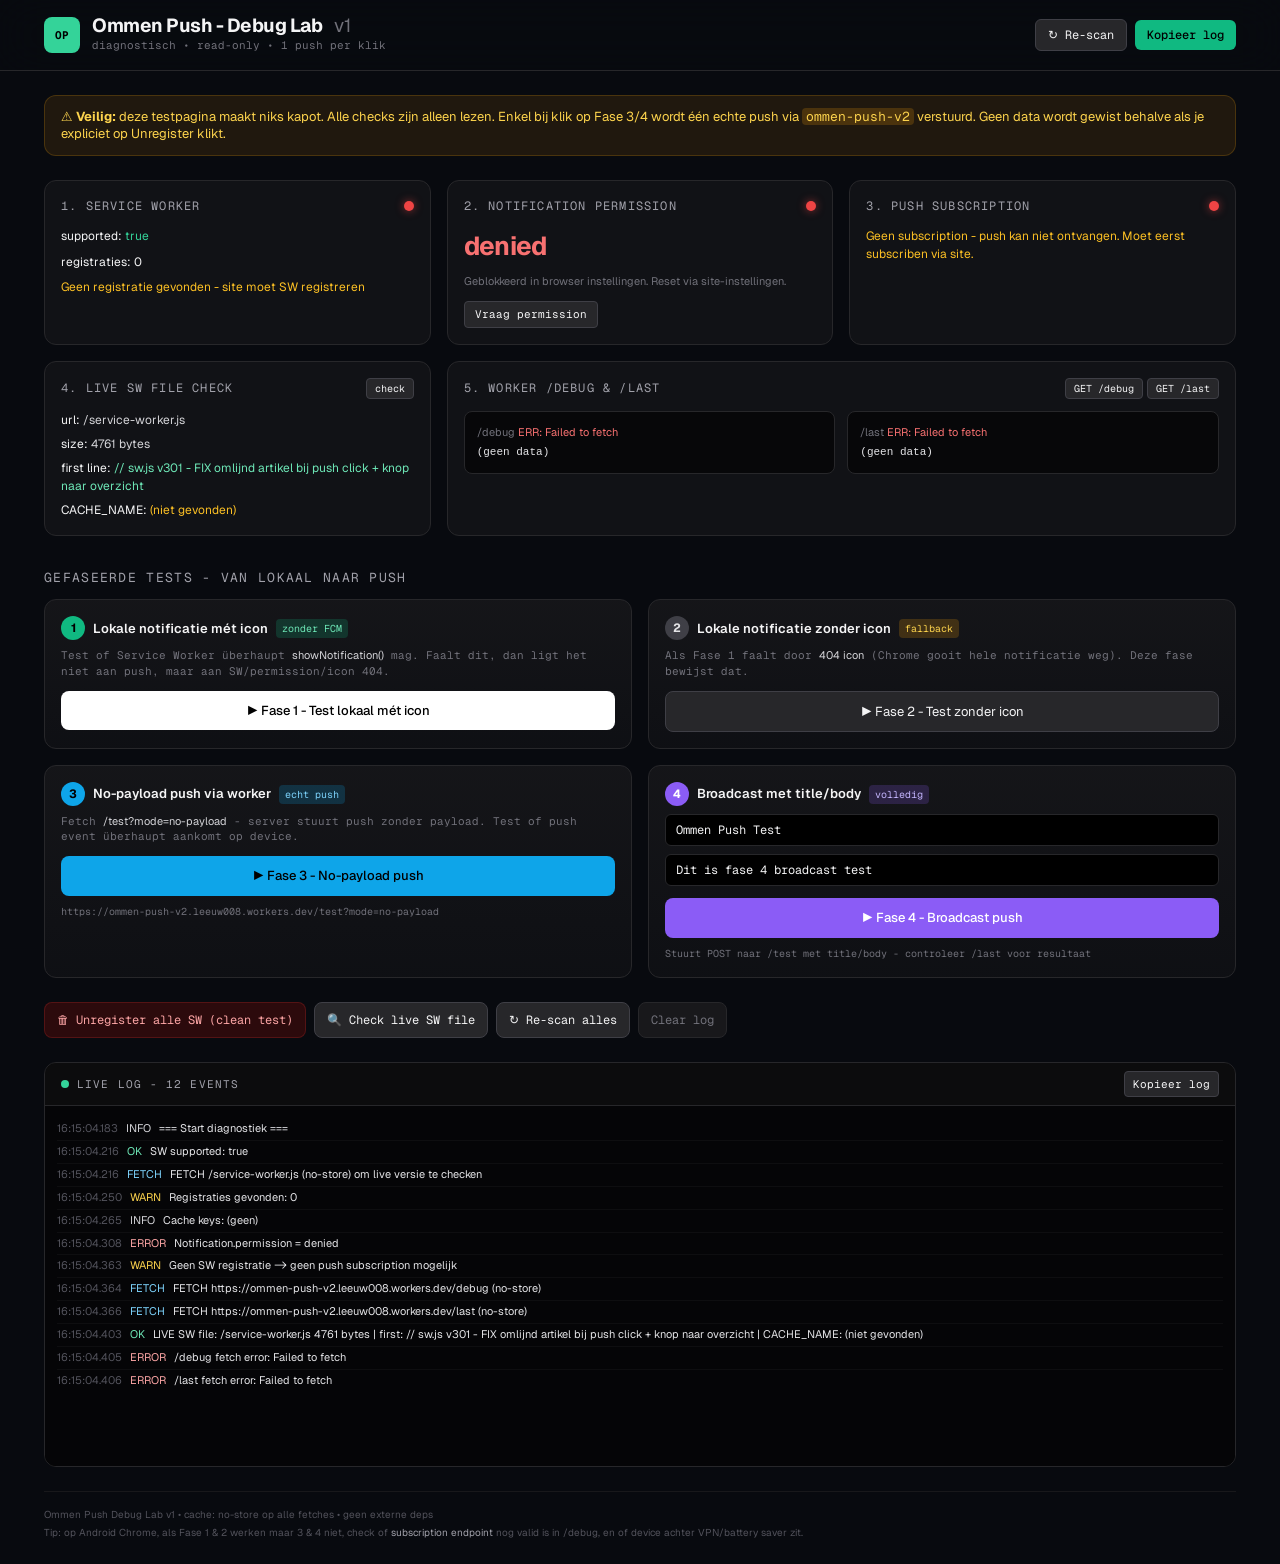
<file: Ommen-Push-Debug-Lab.html>
<!DOCTYPE html>
<html lang="en">
<head>
  <meta charset="UTF-8">
  <meta name="viewport" content="width=device-width, initial-scale=1">
  <title>React Artifact</title>
  <style>*,:after,:before{--tw-border-spacing-x:0;--tw-border-spacing-y:0;--tw-translate-x:0;--tw-translate-y:0;--tw-rotate:0;--tw-skew-x:0;--tw-skew-y:0;--tw-scale-x:1;--tw-scale-y:1;--tw-pan-x: ;--tw-pan-y: ;--tw-pinch-zoom: ;--tw-scroll-snap-strictness:proximity;--tw-gradient-from-position: ;--tw-gradient-via-position: ;--tw-gradient-to-position: ;--tw-ordinal: ;--tw-slashed-zero: ;--tw-numeric-figure: ;--tw-numeric-spacing: ;--tw-numeric-fraction: ;--tw-ring-inset: ;--tw-ring-offset-width:0px;--tw-ring-offset-color:#fff;--tw-ring-color:rgba(59,130,246,.5);--tw-ring-offset-shadow:0 0 #0000;--tw-ring-shadow:0 0 #0000;--tw-shadow:0 0 #0000;--tw-shadow-colored:0 0 #0000;--tw-blur: ;--tw-brightness: ;--tw-contrast: ;--tw-grayscale: ;--tw-hue-rotate: ;--tw-invert: ;--tw-saturate: ;--tw-sepia: ;--tw-drop-shadow: ;--tw-backdrop-blur: ;--tw-backdrop-brightness: ;--tw-backdrop-contrast: ;--tw-backdrop-grayscale: ;--tw-backdrop-hue-rotate: ;--tw-backdrop-invert: ;--tw-backdrop-opacity: ;--tw-backdrop-saturate: ;--tw-backdrop-sepia: ;--tw-contain-size: ;--tw-contain-layout: ;--tw-contain-paint: ;--tw-contain-style: }::backdrop{--tw-border-spacing-x:0;--tw-border-spacing-y:0;--tw-translate-x:0;--tw-translate-y:0;--tw-rotate:0;--tw-skew-x:0;--tw-skew-y:0;--tw-scale-x:1;--tw-scale-y:1;--tw-pan-x: ;--tw-pan-y: ;--tw-pinch-zoom: ;--tw-scroll-snap-strictness:proximity;--tw-gradient-from-position: ;--tw-gradient-via-position: ;--tw-gradient-to-position: ;--tw-ordinal: ;--tw-slashed-zero: ;--tw-numeric-figure: ;--tw-numeric-spacing: ;--tw-numeric-fraction: ;--tw-ring-inset: ;--tw-ring-offset-width:0px;--tw-ring-offset-color:#fff;--tw-ring-color:rgba(59,130,246,.5);--tw-ring-offset-shadow:0 0 #0000;--tw-ring-shadow:0 0 #0000;--tw-shadow:0 0 #0000;--tw-shadow-colored:0 0 #0000;--tw-blur: ;--tw-brightness: ;--tw-contrast: ;--tw-grayscale: ;--tw-hue-rotate: ;--tw-invert: ;--tw-saturate: ;--tw-sepia: ;--tw-drop-shadow: ;--tw-backdrop-blur: ;--tw-backdrop-brightness: ;--tw-backdrop-contrast: ;--tw-backdrop-grayscale: ;--tw-backdrop-hue-rotate: ;--tw-backdrop-invert: ;--tw-backdrop-opacity: ;--tw-backdrop-saturate: ;--tw-backdrop-sepia: ;--tw-contain-size: ;--tw-contain-layout: ;--tw-contain-paint: ;--tw-contain-style: }/*! tailwindcss v3.4.18 | MIT License | https://tailwindcss.com*/*,:after,:before{box-sizing:border-box;border:0 solid #e5e7eb}:after,:before{--tw-content:""}:host,html{line-height:1.5;-webkit-text-size-adjust:100%;-moz-tab-size:4;-o-tab-size:4;tab-size:4;font-family:ui-sans-serif,system-ui,sans-serif,Apple Color Emoji,Segoe UI Emoji,Segoe UI Symbol,Noto Color Emoji;font-feature-settings:normal;font-variation-settings:normal;-webkit-tap-highlight-color:transparent}body{line-height:inherit}hr{height:0;color:inherit;border-top-width:1px}abbr:where([title]){-webkit-text-decoration:underline dotted;text-decoration:underline dotted}h1,h2,h3,h4,h5,h6{font-size:inherit;font-weight:inherit}a{color:inherit;text-decoration:inherit}b,strong{font-weight:bolder}code,kbd,pre,samp{font-family:ui-monospace,SFMono-Regular,Menlo,Monaco,Consolas,Liberation Mono,Courier New,monospace;font-feature-settings:normal;font-variation-settings:normal;font-size:1em}small{font-size:80%}sub,sup{font-size:75%;line-height:0;position:relative;vertical-align:baseline}sub{bottom:-.25em}sup{top:-.5em}table{text-indent:0;border-color:inherit;border-collapse:collapse}button,input,optgroup,select,textarea{font-family:inherit;font-feature-settings:inherit;font-variation-settings:inherit;font-size:100%;font-weight:inherit;line-height:inherit;letter-spacing:inherit;color:inherit;margin:0;padding:0}button,select{text-transform:none}button,input:where([type=button]),input:where([type=reset]),input:where([type=submit]){-webkit-appearance:button;background-color:transparent;background-image:none}:-moz-focusring{outline:auto}:-moz-ui-invalid{box-shadow:none}progress{vertical-align:baseline}::-webkit-inner-spin-button,::-webkit-outer-spin-button{height:auto}[type=search]{-webkit-appearance:textfield;outline-offset:-2px}::-webkit-search-decoration{-webkit-appearance:none}::-webkit-file-upload-button{-webkit-appearance:button;font:inherit}summary{display:list-item}blockquote,dd,dl,figure,h1,h2,h3,h4,h5,h6,hr,p,pre{margin:0}fieldset{margin:0}fieldset,legend{padding:0}menu,ol,ul{list-style:none;margin:0;padding:0}dialog{padding:0}textarea{resize:vertical}input::-moz-placeholder,textarea::-moz-placeholder{opacity:1;color:#9ca3af}input::placeholder,textarea::placeholder{opacity:1;color:#9ca3af}[role=button],button{cursor:pointer}:disabled{cursor:default}audio,canvas,embed,iframe,img,object,svg,video{display:block;vertical-align:middle}img,video{max-width:100%;height:auto}[hidden]:where(:not([hidden=until-found])){display:none}.sticky{position:sticky}.top-0{top:0}.z-20{z-index:20}.mx-auto{margin-left:auto;margin-right:auto}.mb-1{margin-bottom:.25rem}.mb-2{margin-bottom:.5rem}.mb-3{margin-bottom:.75rem}.ml-2{margin-left:.5rem}.mt-0\.5{margin-top:.125rem}.mt-1{margin-top:.25rem}.mt-2{margin-top:.5rem}.mt-3{margin-top:.75rem}.mt-6{margin-top:1.5rem}.mt-8{margin-top:2rem}.inline-block{display:inline-block}.flex{display:flex}.grid{display:grid}.h-2{height:.5rem}.h-2\.5{height:.625rem}.h-6{height:1.5rem}.h-9{height:2.25rem}.h-\[360px\]{height:360px}.max-h-\[260px\]{max-height:260px}.min-h-screen{min-height:100vh}.w-2{width:.5rem}.w-2\.5{width:.625rem}.w-6{width:1.5rem}.w-9{width:2.25rem}.w-full{width:100%}.max-w-\[1240px\]{max-width:1240px}.shrink-0{flex-shrink:0}@keyframes pulse{50%{opacity:.5}}.animate-pulse{animation:pulse 2s cubic-bezier(.4,0,.6,1) infinite}.grid-cols-1{grid-template-columns:repeat(1,minmax(0,1fr))}.flex-wrap{flex-wrap:wrap}.place-items-center{place-items:center}.items-center{align-items:center}.justify-between{justify-content:space-between}.gap-1{gap:.25rem}.gap-2{gap:.5rem}.gap-3{gap:.75rem}.gap-4{gap:1rem}.space-y-1>:not([hidden])~:not([hidden]){--tw-space-y-reverse:0;margin-top:calc(.25rem*(1 - var(--tw-space-y-reverse)));margin-bottom:calc(.25rem*var(--tw-space-y-reverse))}.space-y-1\.5>:not([hidden])~:not([hidden]){--tw-space-y-reverse:0;margin-top:calc(.375rem*(1 - var(--tw-space-y-reverse)));margin-bottom:calc(.375rem*var(--tw-space-y-reverse))}.space-y-2>:not([hidden])~:not([hidden]){--tw-space-y-reverse:0;margin-top:calc(.5rem*(1 - var(--tw-space-y-reverse)));margin-bottom:calc(.5rem*var(--tw-space-y-reverse))}.overflow-auto{overflow:auto}.overflow-hidden,.truncate{overflow:hidden}.truncate{text-overflow:ellipsis;white-space:nowrap}.whitespace-pre-wrap{white-space:pre-wrap}.break-all{word-break:break-all}.rounded{border-radius:.25rem}.rounded-full{border-radius:9999px}.rounded-lg{border-radius:.5rem}.rounded-md{border-radius:.375rem}.rounded-xl{border-radius:.75rem}.border{border-width:1px}.border-b{border-bottom-width:1px}.border-t{border-top-width:1px}.border-amber-500\/20{border-color:rgba(245,158,11,.2)}.border-red-900\/50{border-color:rgba(127,29,29,.5)}.border-zinc-700{--tw-border-opacity:1;border-color:rgb(63 63 70/var(--tw-border-opacity,1))}.border-zinc-800{--tw-border-opacity:1;border-color:rgb(39 39 42/var(--tw-border-opacity,1))}.border-zinc-900{--tw-border-opacity:1;border-color:rgb(24 24 27/var(--tw-border-opacity,1))}.border-zinc-900\/50{border-color:rgba(24,24,27,.5)}.bg-\[\#050507\]{--tw-bg-opacity:1;background-color:rgb(5 5 7/var(--tw-bg-opacity,1))}.bg-\[\#080a0f\]{--tw-bg-opacity:1;background-color:rgb(8 10 15/var(--tw-bg-opacity,1))}.bg-\[\#080a0f\]\/80{background-color:rgba(8,10,15,.8)}.bg-amber-400{--tw-bg-opacity:1;background-color:rgb(251 191 36/var(--tw-bg-opacity,1))}.bg-amber-500\/10{background-color:rgba(245,158,11,.1)}.bg-amber-500\/20{background-color:rgba(245,158,11,.2)}.bg-black{--tw-bg-opacity:1;background-color:rgb(0 0 0/var(--tw-bg-opacity,1))}.bg-black\/60{background-color:rgba(0,0,0,.6)}.bg-emerald-400{--tw-bg-opacity:1;background-color:rgb(52 211 153/var(--tw-bg-opacity,1))}.bg-emerald-500{--tw-bg-opacity:1;background-color:rgb(16 185 129/var(--tw-bg-opacity,1))}.bg-emerald-500\/20{background-color:rgba(16,185,129,.2)}.bg-red-500{--tw-bg-opacity:1;background-color:rgb(239 68 68/var(--tw-bg-opacity,1))}.bg-red-950\/60{background-color:rgba(69,10,10,.6)}.bg-sky-500{--tw-bg-opacity:1;background-color:rgb(14 165 233/var(--tw-bg-opacity,1))}.bg-sky-500\/20{background-color:rgba(14,165,233,.2)}.bg-violet-500{--tw-bg-opacity:1;background-color:rgb(139 92 246/var(--tw-bg-opacity,1))}.bg-violet-500\/20{background-color:rgba(139,92,246,.2)}.bg-white{--tw-bg-opacity:1;background-color:rgb(255 255 255/var(--tw-bg-opacity,1))}.bg-zinc-500{--tw-bg-opacity:1;background-color:rgb(113 113 122/var(--tw-bg-opacity,1))}.bg-zinc-700{--tw-bg-opacity:1;background-color:rgb(63 63 70/var(--tw-bg-opacity,1))}.bg-zinc-800{--tw-bg-opacity:1;background-color:rgb(39 39 42/var(--tw-bg-opacity,1))}.bg-zinc-900{--tw-bg-opacity:1;background-color:rgb(24 24 27/var(--tw-bg-opacity,1))}.bg-zinc-900\/50{background-color:rgba(24,24,27,.5)}.bg-zinc-900\/60{background-color:rgba(24,24,27,.6)}.bg-gradient-to-b{background-image:linear-gradient(to bottom,var(--tw-gradient-stops))}.from-zinc-900\/80{--tw-gradient-from:rgba(24,24,27,.8) var(--tw-gradient-from-position);--tw-gradient-to:rgba(24,24,27,0) var(--tw-gradient-to-position);--tw-gradient-stops:var(--tw-gradient-from),var(--tw-gradient-to)}.to-zinc-900\/40{--tw-gradient-to:rgba(24,24,27,.4) var(--tw-gradient-to-position)}.p-3{padding:.75rem}.p-4{padding:1rem}.px-1{padding-left:.25rem;padding-right:.25rem}.px-1\.5{padding-left:.375rem;padding-right:.375rem}.px-2{padding-left:.5rem;padding-right:.5rem}.px-2\.5{padding-left:.625rem;padding-right:.625rem}.px-3{padding-left:.75rem;padding-right:.75rem}.px-4{padding-left:1rem;padding-right:1rem}.py-0\.5{padding-top:.125rem;padding-bottom:.125rem}.py-1{padding-top:.25rem;padding-bottom:.25rem}.py-1\.5{padding-top:.375rem;padding-bottom:.375rem}.py-2{padding-top:.5rem;padding-bottom:.5rem}.py-2\.5{padding-top:.625rem;padding-bottom:.625rem}.py-3{padding-top:.75rem;padding-bottom:.75rem}.py-4{padding-top:1rem;padding-bottom:1rem}.py-6{padding-top:1.5rem;padding-bottom:1.5rem}.pt-2{padding-top:.5rem}.pt-4{padding-top:1rem}.text-\[10px\]{font-size:10px}.text-\[11px\]{font-size:11px}.text-\[12px\]{font-size:12px}.text-\[13px\]{font-size:13px}.text-\[17px\]{font-size:17px}.text-\[26px\]{font-size:26px}.font-bold{font-weight:700}.font-medium{font-weight:500}.font-normal{font-weight:400}.font-semibold{font-weight:600}.uppercase{text-transform:uppercase}.leading-none{line-height:1}.leading-relaxed{line-height:1.625}.leading-snug{line-height:1.375}.tracking-tight{letter-spacing:-.025em}.tracking-widest{letter-spacing:.1em}.text-amber-300{--tw-text-opacity:1;color:rgb(252 211 77/var(--tw-text-opacity,1))}.text-amber-400{--tw-text-opacity:1;color:rgb(251 191 36/var(--tw-text-opacity,1))}.text-black{--tw-text-opacity:1;color:rgb(0 0 0/var(--tw-text-opacity,1))}.text-emerald-300{--tw-text-opacity:1;color:rgb(110 231 183/var(--tw-text-opacity,1))}.text-emerald-400{--tw-text-opacity:1;color:rgb(52 211 153/var(--tw-text-opacity,1))}.text-red-300{--tw-text-opacity:1;color:rgb(252 165 165/var(--tw-text-opacity,1))}.text-red-400{--tw-text-opacity:1;color:rgb(248 113 113/var(--tw-text-opacity,1))}.text-sky-300{--tw-text-opacity:1;color:rgb(125 211 252/var(--tw-text-opacity,1))}.text-violet-300{--tw-text-opacity:1;color:rgb(196 181 253/var(--tw-text-opacity,1))}.text-white{--tw-text-opacity:1;color:rgb(255 255 255/var(--tw-text-opacity,1))}.text-zinc-100{--tw-text-opacity:1;color:rgb(244 244 245/var(--tw-text-opacity,1))}.text-zinc-200{--tw-text-opacity:1;color:rgb(228 228 231/var(--tw-text-opacity,1))}.text-zinc-300{--tw-text-opacity:1;color:rgb(212 212 216/var(--tw-text-opacity,1))}.text-zinc-400{--tw-text-opacity:1;color:rgb(161 161 170/var(--tw-text-opacity,1))}.text-zinc-500{--tw-text-opacity:1;color:rgb(113 113 122/var(--tw-text-opacity,1))}.text-zinc-600{--tw-text-opacity:1;color:rgb(82 82 91/var(--tw-text-opacity,1))}.shadow-\[0_0_8px_rgba\(239\2c 68\2c 68\2c 0\.6\)\]{--tw-shadow:0 0 8px rgba(239,68,68,.6);--tw-shadow-colored:0 0 8px var(--tw-shadow-color);box-shadow:var(--tw-ring-offset-shadow,0 0 #0000),var(--tw-ring-shadow,0 0 #0000),var(--tw-shadow)}.shadow-\[0_0_8px_rgba\(52\2c 211\2c 153\2c 0\.6\)\]{--tw-shadow:0 0 8px rgba(52,211,153,.6);--tw-shadow-colored:0 0 8px var(--tw-shadow-color);box-shadow:var(--tw-ring-offset-shadow,0 0 #0000),var(--tw-ring-shadow,0 0 #0000),var(--tw-shadow)}.outline-none{outline:2px solid transparent;outline-offset:2px}.backdrop-blur-xl{--tw-backdrop-blur:blur(24px);backdrop-filter:var(--tw-backdrop-blur) var(--tw-backdrop-brightness) var(--tw-backdrop-contrast) var(--tw-backdrop-grayscale) var(--tw-backdrop-hue-rotate) var(--tw-backdrop-invert) var(--tw-backdrop-opacity) var(--tw-backdrop-saturate) var(--tw-backdrop-sepia)}.transition{transition-property:color,background-color,border-color,text-decoration-color,fill,stroke,opacity,box-shadow,transform,filter,backdrop-filter;transition-timing-function:cubic-bezier(.4,0,.2,1);transition-duration:.15s}#root,body,html{min-height:100%}body{margin:0;font-family:Inter,ui-sans-serif,system-ui,-apple-system,BlinkMacSystemFont,Segoe UI,sans-serif}[role=button]:not([aria-disabled=true]),button:not(:disabled),label[for],select:not(:disabled),summary{cursor:pointer}.selection\:bg-emerald-500\/30 ::-moz-selection{background-color:rgba(16,185,129,.3)}.selection\:bg-emerald-500\/30 ::selection{background-color:rgba(16,185,129,.3)}.selection\:bg-emerald-500\/30::-moz-selection{background-color:rgba(16,185,129,.3)}.selection\:bg-emerald-500\/30::selection{background-color:rgba(16,185,129,.3)}.last\:border-0:last-child{border-width:0}.hover\:bg-emerald-400:hover{--tw-bg-opacity:1;background-color:rgb(52 211 153/var(--tw-bg-opacity,1))}.hover\:bg-red-900\/60:hover{background-color:rgba(127,29,29,.6)}.hover\:bg-sky-400:hover{--tw-bg-opacity:1;background-color:rgb(56 189 248/var(--tw-bg-opacity,1))}.hover\:bg-violet-400:hover{--tw-bg-opacity:1;background-color:rgb(167 139 250/var(--tw-bg-opacity,1))}.hover\:bg-zinc-100:hover{--tw-bg-opacity:1;background-color:rgb(244 244 245/var(--tw-bg-opacity,1))}.hover\:bg-zinc-700:hover{--tw-bg-opacity:1;background-color:rgb(63 63 70/var(--tw-bg-opacity,1))}.hover\:bg-zinc-800:hover{--tw-bg-opacity:1;background-color:rgb(39 39 42/var(--tw-bg-opacity,1))}.focus\:border-violet-500\/50:focus{border-color:rgba(139,92,246,.5)}@media (min-width:768px){.md\:grid-cols-2{grid-template-columns:repeat(2,minmax(0,1fr))}.md\:px-6{padding-left:1.5rem;padding-right:1.5rem}.md\:text-\[19px\]{font-size:19px}}@media (min-width:1024px){.lg\:col-span-2{grid-column:span 2/span 2}.lg\:grid-cols-3{grid-template-columns:repeat(3,minmax(0,1fr))}}</style>
</head>
<body>
  <div id="root"></div>
  
  <script type="module">var Sf=Object.create;var{getPrototypeOf:Ef,defineProperty:Jl,getOwnPropertyNames:Cf}=Object;var _f=Object.prototype.hasOwnProperty;var Nn=(e,n,t)=>{t=e!=null?Sf(Ef(e)):{};let r=n||!e||!e.__esModule?Jl(t,"default",{value:e,enumerable:!0}):t;for(let l of Cf(e))if(!_f.call(r,l))Jl(r,l,{get:()=>e[l],enumerable:!0});return r};var Sr=(e,n)=>()=>(n||e((n={exports:{}}).exports,n),n.exports);var Nf=(e,n)=>{for(var t in n)Jl(e,t,{get:n[t],enumerable:!0,configurable:!0,set:(r)=>n[t]=()=>r})};var Pf=(e,n)=>()=>(e&&(n=e(e=0)),n);var kt=Sr((Af)=>{var wt=Symbol.for("react.element"),zf=Symbol.for("react.portal"),Tf=Symbol.for("react.fragment"),xf=Symbol.for("react.strict_mode"),If=Symbol.for("react.profiler"),Mf=Symbol.for("react.provider"),Rf=Symbol.for("react.context"),Of=Symbol.for("react.forward_ref"),Ff=Symbol.for("react.suspense"),Df=Symbol.for("react.memo"),Lf=Symbol.for("react.lazy"),Pi=Symbol.iterator;function Uf(e){if(e===null||typeof e!=="object")return null;return e=Pi&&e[Pi]||e["@@iterator"],typeof e==="function"?e:null}var xi={isMounted:function(){return!1},enqueueForceUpdate:function(){},enqueueReplaceState:function(){},enqueueSetState:function(){}},Ii=Object.assign,Mi={};function An(e,n,t){this.props=e,this.context=n,this.refs=Mi,this.updater=t||xi}An.prototype.isReactComponent={};An.prototype.setState=function(e,n){if(typeof e!=="object"&&typeof e!=="function"&&e!=null)throw Error("setState(...): takes an object of state variables to update or a function which returns an object of state variables.");this.updater.enqueueSetState(this,e,n,"setState")};An.prototype.forceUpdate=function(e){this.updater.enqueueForceUpdate(this,e,"forceUpdate")};function Ri(){}Ri.prototype=An.prototype;function jl(e,n,t){this.props=e,this.context=n,this.refs=Mi,this.updater=t||xi}var bl=jl.prototype=new Ri;bl.constructor=jl;Ii(bl,An.prototype);bl.isPureReactComponent=!0;var zi=Array.isArray,Oi=Object.prototype.hasOwnProperty,eu={current:null},Fi={key:!0,ref:!0,__self:!0,__source:!0};function Di(e,n,t){var r,l={},u=null,o=null;if(n!=null)for(r in n.ref!==void 0&&(o=n.ref),n.key!==void 0&&(u=""+n.key),n)Oi.call(n,r)&&!Fi.hasOwnProperty(r)&&(l[r]=n[r]);var i=arguments.length-2;if(i===1)l.children=t;else if(1<i){for(var s=Array(i),c=0;c<i;c++)s[c]=arguments[c+2];l.children=s}if(e&&e.defaultProps)for(r in i=e.defaultProps,i)l[r]===void 0&&(l[r]=i[r]);return{$$typeof:wt,type:e,key:u,ref:o,props:l,_owner:eu.current}}function Vf(e,n){return{$$typeof:wt,type:e.type,key:n,ref:e.ref,props:e.props,_owner:e._owner}}function nu(e){return typeof e==="object"&&e!==null&&e.$$typeof===wt}function $f(e){var n={"=":"=0",":":"=2"};return"$"+e.replace(/[=:]/g,function(t){return n[t]})}var Ti=/\/+/g;function ql(e,n){return typeof e==="object"&&e!==null&&e.key!=null?$f(""+e.key):n.toString(36)}function Cr(e,n,t,r,l){var u=typeof e;if(u==="undefined"||u==="boolean")e=null;var o=!1;if(e===null)o=!0;else switch(u){case"string":case"number":o=!0;break;case"object":switch(e.$$typeof){case wt:case zf:o=!0}}if(o)return o=e,l=l(o),e=r===""?"."+ql(o,0):r,zi(l)?(t="",e!=null&&(t=e.replace(Ti,"$&/")+"/"),Cr(l,n,t,"",function(c){return c})):l!=null&&(nu(l)&&(l=Vf(l,t+(!l.key||o&&o.key===l.key?"":(""+l.key).replace(Ti,"$&/")+"/")+e)),n.push(l)),1;if(o=0,r=r===""?".":r+":",zi(e))for(var i=0;i<e.length;i++){u=e[i];var s=r+ql(u,i);o+=Cr(u,n,t,s,l)}else if(s=Uf(e),typeof s==="function")for(e=s.call(e),i=0;!(u=e.next()).done;)u=u.value,s=r+ql(u,i++),o+=Cr(u,n,t,s,l);else if(u==="object")throw n=String(e),Error("Objects are not valid as a React child (found: "+(n==="[object Object]"?"object with keys {"+Object.keys(e).join(", ")+"}":n)+"). If you meant to render a collection of children, use an array instead.");return o}function Er(e,n,t){if(e==null)return e;var r=[],l=0;return Cr(e,r,"","",function(u){return n.call(t,u,l++)}),r}function Hf(e){if(e._status===-1){var n=e._result;n=n(),n.then(function(t){if(e._status===0||e._status===-1)e._status=1,e._result=t},function(t){if(e._status===0||e._status===-1)e._status=2,e._result=t}),e._status===-1&&(e._status=0,e._result=n)}if(e._status===1)return e._result.default;throw e._result}var se={current:null},_r={transition:null},Qf={ReactCurrentDispatcher:se,ReactCurrentBatchConfig:_r,ReactCurrentOwner:eu};function Li(){throw Error("act(...) is not supported in production builds of React.")}Af.Children={map:Er,forEach:function(e,n,t){Er(e,function(){n.apply(this,arguments)},t)},count:function(e){var n=0;return Er(e,function(){n++}),n},toArray:function(e){return Er(e,function(n){return n})||[]},only:function(e){if(!nu(e))throw Error("React.Children.only expected to receive a single React element child.");return e}};Af.Component=An;Af.Fragment=Tf;Af.Profiler=If;Af.PureComponent=jl;Af.StrictMode=xf;Af.Suspense=Ff;Af.__SECRET_INTERNALS_DO_NOT_USE_OR_YOU_WILL_BE_FIRED=Qf;Af.act=Li;Af.cloneElement=function(e,n,t){if(e===null||e===void 0)throw Error("React.cloneElement(...): The argument must be a React element, but you passed "+e+".");var r=Ii({},e.props),l=e.key,u=e.ref,o=e._owner;if(n!=null){if(n.ref!==void 0&&(u=n.ref,o=eu.current),n.key!==void 0&&(l=""+n.key),e.type&&e.type.defaultProps)var i=e.type.defaultProps;for(s in n)Oi.call(n,s)&&!Fi.hasOwnProperty(s)&&(r[s]=n[s]===void 0&&i!==void 0?i[s]:n[s])}var s=arguments.length-2;if(s===1)r.children=t;else if(1<s){i=Array(s);for(var c=0;c<s;c++)i[c]=arguments[c+2];r.children=i}return{$$typeof:wt,type:e.type,key:l,ref:u,props:r,_owner:o}};Af.createContext=function(e){return e={$$typeof:Rf,_currentValue:e,_currentValue2:e,_threadCount:0,Provider:null,Consumer:null,_defaultValue:null,_globalName:null},e.Provider={$$typeof:Mf,_context:e},e.Consumer=e};Af.createElement=Di;Af.createFactory=function(e){var n=Di.bind(null,e);return n.type=e,n};Af.createRef=function(){return{current:null}};Af.forwardRef=function(e){return{$$typeof:Of,render:e}};Af.isValidElement=nu;Af.lazy=function(e){return{$$typeof:Lf,_payload:{_status:-1,_result:e},_init:Hf}};Af.memo=function(e,n){return{$$typeof:Df,type:e,compare:n===void 0?null:n}};Af.startTransition=function(e){var n=_r.transition;_r.transition={};try{e()}finally{_r.transition=n}};Af.unstable_act=Li;Af.useCallback=function(e,n){return se.current.useCallback(e,n)};Af.useContext=function(e){return se.current.useContext(e)};Af.useDebugValue=function(){};Af.useDeferredValue=function(e){return se.current.useDeferredValue(e)};Af.useEffect=function(e,n){return se.current.useEffect(e,n)};Af.useId=function(){return se.current.useId()};Af.useImperativeHandle=function(e,n,t){return se.current.useImperativeHandle(e,n,t)};Af.useInsertionEffect=function(e,n){return se.current.useInsertionEffect(e,n)};Af.useLayoutEffect=function(e,n){return se.current.useLayoutEffect(e,n)};Af.useMemo=function(e,n){return se.current.useMemo(e,n)};Af.useReducer=function(e,n,t){return se.current.useReducer(e,n,t)};Af.useRef=function(e){return se.current.useRef(e)};Af.useState=function(e){return se.current.useState(e)};Af.useSyncExternalStore=function(e,n,t){return se.current.useSyncExternalStore(e,n,t)};Af.useTransition=function(){return se.current.useTransition()};Af.version="18.3.1"});var Bi=Sr((Pd)=>{function ru(e,n){var t=e.length;e.push(n);e:for(;0<t;){var r=t-1>>>1,l=e[r];if(0<Nr(l,n))e[r]=n,e[t]=l,t=r;else break e}}function xe(e){return e.length===0?null:e[0]}function xr(e){if(e.length===0)return null;var n=e[0],t=e.pop();if(t!==n){e[0]=t;e:for(var r=0,l=e.length,u=l>>>1;r<u;){var o=2*(r+1)-1,i=e[o],s=o+1,c=e[s];if(0>Nr(i,t))s<l&&0>Nr(c,i)?(e[r]=c,e[s]=t,r=s):(e[r]=i,e[o]=t,r=o);else if(s<l&&0>Nr(c,t))e[r]=c,e[s]=t,r=s;else break e}}return n}function Nr(e,n){var t=e.sortIndex-n.sortIndex;return t!==0?t:e.id-n.id}if(typeof performance==="object"&&typeof performance.now==="function")lu=performance,Pd.unstable_now=function(){return lu.now()};else Pr=Date,uu=Pr.now(),Pd.unstable_now=function(){return Pr.now()-uu};var lu,Pr,uu,Ue=[],nn=[],Nd=1,Ee=null,te=3,Ir=!1,Pn=!1,Et=!1,Vi=typeof setTimeout==="function"?setTimeout:null,$i=typeof clearTimeout==="function"?clearTimeout:null,Ui=typeof setImmediate<"u"?setImmediate:null;typeof navigator<"u"&&navigator.scheduling!==void 0&&navigator.scheduling.isInputPending!==void 0&&navigator.scheduling.isInputPending.bind(navigator.scheduling);function ou(e){for(var n=xe(nn);n!==null;){if(n.callback===null)xr(nn);else if(n.startTime<=e)xr(nn),n.sortIndex=n.expirationTime,ru(Ue,n);else break;n=xe(nn)}}function su(e){if(Et=!1,ou(e),!Pn)if(xe(Ue)!==null)Pn=!0,cu(au);else{var n=xe(nn);n!==null&&fu(su,n.startTime-e)}}function au(e,n){Pn=!1,Et&&(Et=!1,$i(Ct),Ct=-1),Ir=!0;var t=te;try{ou(n);for(Ee=xe(Ue);Ee!==null&&(!(Ee.expirationTime>n)||e&&!Ai());){var r=Ee.callback;if(typeof r==="function"){Ee.callback=null,te=Ee.priorityLevel;var l=r(Ee.expirationTime<=n);n=Pd.unstable_now(),typeof l==="function"?Ee.callback=l:Ee===xe(Ue)&&xr(Ue),ou(n)}else xr(Ue);Ee=xe(Ue)}if(Ee!==null)var u=!0;else{var o=xe(nn);o!==null&&fu(su,o.startTime-n),u=!1}return u}finally{Ee=null,te=t,Ir=!1}}var Mr=!1,zr=null,Ct=-1,Hi=5,Qi=-1;function Ai(){return Pd.unstable_now()-Qi<Hi?!1:!0}function tu(){if(zr!==null){var e=Pd.unstable_now();Qi=e;var n=!0;try{n=zr(!0,e)}finally{n?St():(Mr=!1,zr=null)}}else Mr=!1}var St;if(typeof Ui==="function")St=function(){Ui(tu)};else if(typeof MessageChannel<"u")Tr=new MessageChannel,iu=Tr.port2,Tr.port1.onmessage=tu,St=function(){iu.postMessage(null)};else St=function(){Vi(tu,0)};var Tr,iu;function cu(e){zr=e,Mr||(Mr=!0,St())}function fu(e,n){Ct=Vi(function(){e(Pd.unstable_now())},n)}Pd.unstable_IdlePriority=5;Pd.unstable_ImmediatePriority=1;Pd.unstable_LowPriority=4;Pd.unstable_NormalPriority=3;Pd.unstable_Profiling=null;Pd.unstable_UserBlockingPriority=2;Pd.unstable_cancelCallback=function(e){e.callback=null};Pd.unstable_continueExecution=function(){Pn||Ir||(Pn=!0,cu(au))};Pd.unstable_forceFrameRate=function(e){0>e||125<e?console.error("forceFrameRate takes a positive int between 0 and 125, forcing frame rates higher than 125 fps is not supported"):Hi=0<e?Math.floor(1000/e):5};Pd.unstable_getCurrentPriorityLevel=function(){return te};Pd.unstable_getFirstCallbackNode=function(){return xe(Ue)};Pd.unstable_next=function(e){switch(te){case 1:case 2:case 3:var n=3;break;default:n=te}var t=te;te=n;try{return e()}finally{te=t}};Pd.unstable_pauseExecution=function(){};Pd.unstable_requestPaint=function(){};Pd.unstable_runWithPriority=function(e,n){switch(e){case 1:case 2:case 3:case 4:case 5:break;default:e=3}var t=te;te=e;try{return n()}finally{te=t}};Pd.unstable_scheduleCallback=function(e,n,t){var r=Pd.unstable_now();switch(typeof t==="object"&&t!==null?(t=t.delay,t=typeof t==="number"&&0<t?r+t:r):t=r,e){case 1:var l=-1;break;case 2:l=250;break;case 5:l=1073741823;break;case 4:l=1e4;break;default:l=5000}return l=t+l,e={id:Nd++,callback:n,priorityLevel:e,startTime:t,expirationTime:l,sortIndex:-1},t>r?(e.sortIndex=t,ru(nn,e),xe(Ue)===null&&e===xe(nn)&&(Et?($i(Ct),Ct=-1):Et=!0,fu(su,t-r))):(e.sortIndex=l,ru(Ue,e),Pn||Ir||(Pn=!0,cu(au))),e};Pd.unstable_shouldYield=Ai;Pd.unstable_wrapCallback=function(e){var n=te;return function(){var t=te;te=n;try{return e.apply(this,arguments)}finally{te=t}}}});var gi={};Nf(gi,{version:()=>rf,unstable_renderSubtreeIntoContainer:()=>tf,unstable_batchedUpdates:()=>nf,unmountComponentAtNode:()=>ef,render:()=>bc,hydrateRoot:()=>jc,hydrate:()=>qc,flushSync:()=>Jc,findDOMNode:()=>Zc,createRoot:()=>Gc,createPortal:()=>Kc,__SECRET_INTERNALS_DO_NOT_USE_OR_YOU_WILL_BE_FIRED:()=>Xc});function v(e){for(var n="https://reactjs.org/docs/error-decoder.html?invariant="+e,t=1;t<arguments.length;t++)n+="&args[]="+encodeURIComponent(arguments[t]);return"Minified React error #"+e+"; visit "+n+" for the full message or use the non-minified dev environment for full errors and additional helpful warnings."}function Hn(e,n){ct(e,n),ct(e+"Capture",n)}function ct(e,n){Gt[e]=n;for(e=0;e<n.length;e++)Zs.add(n[e])}function Xd(e){if(Ou.call(Yi,e))return!0;if(Ou.call(Wi,e))return!1;if(Yd.test(e))return Yi[e]=!0;return Wi[e]=!0,!1}function Kd(e,n,t,r){if(t!==null&&t.type===0)return!1;switch(typeof n){case"function":case"symbol":return!0;case"boolean":if(r)return!1;if(t!==null)return!t.acceptsBooleans;return e=e.toLowerCase().slice(0,5),e!=="data-"&&e!=="aria-";default:return!1}}function Gd(e,n,t,r){if(n===null||typeof n>"u"||Kd(e,n,t,r))return!0;if(r)return!1;if(t!==null)switch(t.type){case 3:return!n;case 4:return n===!1;case 5:return isNaN(n);case 6:return isNaN(n)||1>n}return!1}function fe(e,n,t,r,l,u,o){this.acceptsBooleans=n===2||n===3||n===4,this.attributeName=r,this.attributeNamespace=l,this.mustUseProperty=t,this.propertyName=e,this.type=n,this.sanitizeURL=u,this.removeEmptyString=o}function xo(e){return e[1].toUpperCase()}function Io(e,n,t,r){var l=ne.hasOwnProperty(n)?ne[n]:null;if(l!==null?l.type!==0:r||!(2<n.length)||n[0]!=="o"&&n[0]!=="O"||n[1]!=="n"&&n[1]!=="N")Gd(n,t,l,r)&&(t=null),r||l===null?Xd(n)&&(t===null?e.removeAttribute(n):e.setAttribute(n,""+t)):l.mustUseProperty?e[l.propertyName]=t===null?l.type===3?!1:"":t:(n=l.attributeName,r=l.attributeNamespace,t===null?e.removeAttribute(n):(l=l.type,t=l===3||l===4&&t===!0?"":""+t,r?e.setAttributeNS(r,n,t):e.setAttribute(n,t)))}function _t(e){if(e===null||typeof e!=="object")return null;return e=Xi&&e[Xi]||e["@@iterator"],typeof e==="function"?e:null}function Mt(e){if(du===void 0)try{throw Error()}catch(t){var n=t.stack.trim().match(/\n( *(at )?)/);du=n&&n[1]||""}return`
`+du+e}function mu(e,n){if(!e||pu)return"";pu=!0;var t=Error.prepareStackTrace;Error.prepareStackTrace=void 0;try{if(n)if(n=function(){throw Error()},Object.defineProperty(n.prototype,"props",{set:function(){throw Error()}}),typeof Reflect==="object"&&Reflect.construct){try{Reflect.construct(n,[])}catch(c){var r=c}Reflect.construct(e,[],n)}else{try{n.call()}catch(c){r=c}e.call(n.prototype)}else{try{throw Error()}catch(c){r=c}e()}}catch(c){if(c&&r&&typeof c.stack==="string"){for(var l=c.stack.split(`
`),u=r.stack.split(`
`),o=l.length-1,i=u.length-1;1<=o&&0<=i&&l[o]!==u[i];)i--;for(;1<=o&&0<=i;o--,i--)if(l[o]!==u[i]){if(o!==1||i!==1)do if(o--,i--,0>i||l[o]!==u[i]){var s=`
`+l[o].replace(" at new "," at ");return e.displayName&&s.includes("<anonymous>")&&(s=s.replace("<anonymous>",e.displayName)),s}while(1<=o&&0<=i);break}}}finally{pu=!1,Error.prepareStackTrace=t}return(e=e?e.displayName||e.name:"")?Mt(e):""}function Zd(e){switch(e.tag){case 5:return Mt(e.type);case 16:return Mt("Lazy");case 13:return Mt("Suspense");case 19:return Mt("SuspenseList");case 0:case 2:case 15:return e=mu(e.type,!1),e;case 11:return e=mu(e.type.render,!1),e;case 1:return e=mu(e.type,!0),e;default:return""}}function Uu(e){if(e==null)return null;if(typeof e==="function")return e.displayName||e.name||null;if(typeof e==="string")return e;switch(e){case Kn:return"Fragment";case Xn:return"Portal";case Fu:return"Profiler";case Mo:return"StrictMode";case Du:return"Suspense";case Lu:return"SuspenseList"}if(typeof e==="object")switch(e.$$typeof){case qs:return(e.displayName||"Context")+".Consumer";case Js:return(e._context.displayName||"Context")+".Provider";case Ro:var n=e.render;return e=e.displayName,e||(e=n.displayName||n.name||"",e=e!==""?"ForwardRef("+e+")":"ForwardRef"),e;case Oo:return n=e.displayName||null,n!==null?n:Uu(e.type)||"Memo";case rn:n=e._payload,e=e._init;try{return Uu(e(n))}catch(t){}}return null}function Jd(e){var n=e.type;switch(e.tag){case 24:return"Cache";case 9:return(n.displayName||"Context")+".Consumer";case 10:return(n._context.displayName||"Context")+".Provider";case 18:return"DehydratedFragment";case 11:return e=n.render,e=e.displayName||e.name||"",n.displayName||(e!==""?"ForwardRef("+e+")":"ForwardRef");case 7:return"Fragment";case 5:return n;case 4:return"Portal";case 3:return"Root";case 6:return"Text";case 16:return Uu(n);case 8:return n===Mo?"StrictMode":"Mode";case 22:return"Offscreen";case 12:return"Profiler";case 21:return"Scope";case 13:return"Suspense";case 19:return"SuspenseList";case 25:return"TracingMarker";case 1:case 0:case 17:case 2:case 14:case 15:if(typeof n==="function")return n.displayName||n.name||null;if(typeof n==="string")return n}return null}function gn(e){switch(typeof e){case"boolean":case"number":case"string":case"undefined":return e;case"object":return e;default:return""}}function bs(e){var n=e.type;return(e=e.nodeName)&&e.toLowerCase()==="input"&&(n==="checkbox"||n==="radio")}function qd(e){var n=bs(e)?"checked":"value",t=Object.getOwnPropertyDescriptor(e.constructor.prototype,n),r=""+e[n];if(!e.hasOwnProperty(n)&&typeof t<"u"&&typeof t.get==="function"&&typeof t.set==="function"){var{get:l,set:u}=t;return Object.defineProperty(e,n,{configurable:!0,get:function(){return l.call(this)},set:function(o){r=""+o,u.call(this,o)}}),Object.defineProperty(e,n,{enumerable:t.enumerable}),{getValue:function(){return r},setValue:function(o){r=""+o},stopTracking:function(){e._valueTracker=null,delete e[n]}}}}function Or(e){e._valueTracker||(e._valueTracker=qd(e))}function ea(e){if(!e)return!1;var n=e._valueTracker;if(!n)return!0;var t=n.getValue(),r="";return e&&(r=bs(e)?e.checked?"true":"false":e.value),e=r,e!==t?(n.setValue(e),!0):!1}function ll(e){if(e=e||(typeof document<"u"?document:void 0),typeof e>"u")return null;try{return e.activeElement||e.body}catch(n){return e.body}}function Vu(e,n){var t=n.checked;return W({},n,{defaultChecked:void 0,defaultValue:void 0,value:void 0,checked:t!=null?t:e._wrapperState.initialChecked})}function Ki(e,n){var t=n.defaultValue==null?"":n.defaultValue,r=n.checked!=null?n.checked:n.defaultChecked;t=gn(n.value!=null?n.value:t),e._wrapperState={initialChecked:r,initialValue:t,controlled:n.type==="checkbox"||n.type==="radio"?n.checked!=null:n.value!=null}}function na(e,n){n=n.checked,n!=null&&Io(e,"checked",n,!1)}function $u(e,n){na(e,n);var t=gn(n.value),r=n.type;if(t!=null)if(r==="number"){if(t===0&&e.value===""||e.value!=t)e.value=""+t}else e.value!==""+t&&(e.value=""+t);else if(r==="submit"||r==="reset"){e.removeAttribute("value");return}n.hasOwnProperty("value")?Hu(e,n.type,t):n.hasOwnProperty("defaultValue")&&Hu(e,n.type,gn(n.defaultValue)),n.checked==null&&n.defaultChecked!=null&&(e.defaultChecked=!!n.defaultChecked)}function Gi(e,n,t){if(n.hasOwnProperty("value")||n.hasOwnProperty("defaultValue")){var r=n.type;if(!(r!=="submit"&&r!=="reset"||n.value!==void 0&&n.value!==null))return;n=""+e._wrapperState.initialValue,t||n===e.value||(e.value=n),e.defaultValue=n}t=e.name,t!==""&&(e.name=""),e.defaultChecked=!!e._wrapperState.initialChecked,t!==""&&(e.name=t)}function Hu(e,n,t){if(n!=="number"||ll(e.ownerDocument)!==e)t==null?e.defaultValue=""+e._wrapperState.initialValue:e.defaultValue!==""+t&&(e.defaultValue=""+t)}function lt(e,n,t,r){if(e=e.options,n){n={};for(var l=0;l<t.length;l++)n["$"+t[l]]=!0;for(t=0;t<e.length;t++)l=n.hasOwnProperty("$"+e[t].value),e[t].selected!==l&&(e[t].selected=l),l&&r&&(e[t].defaultSelected=!0)}else{t=""+gn(t),n=null;for(l=0;l<e.length;l++){if(e[l].value===t){e[l].selected=!0,r&&(e[l].defaultSelected=!0);return}n!==null||e[l].disabled||(n=e[l])}n!==null&&(n.selected=!0)}}function Qu(e,n){if(n.dangerouslySetInnerHTML!=null)throw Error(v(91));return W({},n,{value:void 0,defaultValue:void 0,children:""+e._wrapperState.initialValue})}function Zi(e,n){var t=n.value;if(t==null){if(t=n.children,n=n.defaultValue,t!=null){if(n!=null)throw Error(v(92));if(Rt(t)){if(1<t.length)throw Error(v(93));t=t[0]}n=t}n==null&&(n=""),t=n}e._wrapperState={initialValue:gn(t)}}function ta(e,n){var t=gn(n.value),r=gn(n.defaultValue);t!=null&&(t=""+t,t!==e.value&&(e.value=t),n.defaultValue==null&&e.defaultValue!==t&&(e.defaultValue=t)),r!=null&&(e.defaultValue=""+r)}function Ji(e){var n=e.textContent;n===e._wrapperState.initialValue&&n!==""&&n!==null&&(e.value=n)}function ra(e){switch(e){case"svg":return"http://www.w3.org/2000/svg";case"math":return"http://www.w3.org/1998/Math/MathML";default:return"http://www.w3.org/1999/xhtml"}}function Au(e,n){return e==null||e==="http://www.w3.org/1999/xhtml"?ra(n):e==="http://www.w3.org/2000/svg"&&n==="foreignObject"?"http://www.w3.org/1999/xhtml":e}function Zt(e,n){if(n){var t=e.firstChild;if(t&&t===e.lastChild&&t.nodeType===3){t.nodeValue=n;return}}e.textContent=n}function ua(e,n,t){return n==null||typeof n==="boolean"||n===""?"":t||typeof n!=="number"||n===0||$t.hasOwnProperty(e)&&$t[e]?(""+n).trim():n+"px"}function oa(e,n){e=e.style;for(var t in n)if(n.hasOwnProperty(t)){var r=t.indexOf("--")===0,l=ua(t,n[t],r);t==="float"&&(t="cssFloat"),r?e.setProperty(t,l):e[t]=l}}function Bu(e,n){if(n){if(bd[e]&&(n.children!=null||n.dangerouslySetInnerHTML!=null))throw Error(v(137,e));if(n.dangerouslySetInnerHTML!=null){if(n.children!=null)throw Error(v(60));if(typeof n.dangerouslySetInnerHTML!=="object"||!("__html"in n.dangerouslySetInnerHTML))throw Error(v(61))}if(n.style!=null&&typeof n.style!=="object")throw Error(v(62))}}function Wu(e,n){if(e.indexOf("-")===-1)return typeof n.is==="string";switch(e){case"annotation-xml":case"color-profile":case"font-face":case"font-face-src":case"font-face-uri":case"font-face-format":case"font-face-name":case"missing-glyph":return!1;default:return!0}}function Fo(e){return e=e.target||e.srcElement||window,e.correspondingUseElement&&(e=e.correspondingUseElement),e.nodeType===3?e.parentNode:e}function qi(e){if(e=pr(e)){if(typeof Xu!=="function")throw Error(v(280));var n=e.stateNode;n&&(n=Rl(n),Xu(e.stateNode,e.type,n))}}function ia(e){ut?ot?ot.push(e):ot=[e]:ut=e}function sa(){if(ut){var e=ut,n=ot;if(ot=ut=null,qi(e),n)for(e=0;e<n.length;e++)qi(n[e])}}function aa(e,n){return e(n)}function ca(){}function fa(e,n,t){if(hu)return e(n,t);hu=!0;try{return aa(e,n,t)}finally{if(hu=!1,ut!==null||ot!==null)ca(),sa()}}function Jt(e,n){var t=e.stateNode;if(t===null)return null;var r=Rl(t);if(r===null)return null;t=r[n];e:switch(n){case"onClick":case"onClickCapture":case"onDoubleClick":case"onDoubleClickCapture":case"onMouseDown":case"onMouseDownCapture":case"onMouseMove":case"onMouseMoveCapture":case"onMouseUp":case"onMouseUpCapture":case"onMouseEnter":(r=!r.disabled)||(e=e.type,r=!(e==="button"||e==="input"||e==="select"||e==="textarea")),e=!r;break e;default:e=!1}if(e)return null;if(t&&typeof t!=="function")throw Error(v(231,n,typeof t));return t}function ep(e,n,t,r,l,u,o,i,s){var c=Array.prototype.slice.call(arguments,3);try{n.apply(t,c)}catch(p){this.onError(p)}}function tp(e,n,t,r,l,u,o,i,s){Ht=!1,ul=null,ep.apply(np,arguments)}function rp(e,n,t,r,l,u,o,i,s){if(tp.apply(this,arguments),Ht){if(Ht){var c=ul;Ht=!1,ul=null}else throw Error(v(198));ol||(ol=!0,Gu=c)}}function Qn(e){var n=e,t=e;if(e.alternate)for(;n.return;)n=n.return;else{e=n;do n=e,(n.flags&4098)!==0&&(t=n.return),e=n.return;while(e)}return n.tag===3?t:null}function da(e){if(e.tag===13){var n=e.memoizedState;if(n===null&&(e=e.alternate,e!==null&&(n=e.memoizedState)),n!==null)return n.dehydrated}return null}function ji(e){if(Qn(e)!==e)throw Error(v(188))}function lp(e){var n=e.alternate;if(!n){if(n=Qn(e),n===null)throw Error(v(188));return n!==e?null:e}for(var t=e,r=n;;){var l=t.return;if(l===null)break;var u=l.alternate;if(u===null){if(r=l.return,r!==null){t=r;continue}break}if(l.child===u.child){for(u=l.child;u;){if(u===t)return ji(l),e;if(u===r)return ji(l),n;u=u.sibling}throw Error(v(188))}if(t.return!==r.return)t=l,r=u;else{for(var o=!1,i=l.child;i;){if(i===t){o=!0,t=l,r=u;break}if(i===r){o=!0,r=l,t=u;break}i=i.sibling}if(!o){for(i=u.child;i;){if(i===t){o=!0,t=u,r=l;break}if(i===r){o=!0,r=u,t=l;break}i=i.sibling}if(!o)throw Error(v(189))}}if(t.alternate!==r)throw Error(v(190))}if(t.tag!==3)throw Error(v(188));return t.stateNode.current===t?e:n}function pa(e){return e=lp(e),e!==null?ma(e):null}function ma(e){if(e.tag===5||e.tag===6)return e;for(e=e.child;e!==null;){var n=ma(e);if(n!==null)return n;e=e.sibling}return null}function ap(e){if(Qe&&typeof Qe.onCommitFiberRoot==="function")try{Qe.onCommitFiberRoot(Tl,e,void 0,(e.current.flags&128)===128)}catch(n){}}function dp(e){return e>>>=0,e===0?32:31-(cp(e)/fp|0)|0}function Ot(e){switch(e&-e){case 1:return 1;case 2:return 2;case 4:return 4;case 8:return 8;case 16:return 16;case 32:return 32;case 64:case 128:case 256:case 512:case 1024:case 2048:case 4096:case 8192:case 16384:case 32768:case 65536:case 131072:case 262144:case 524288:case 1048576:case 2097152:return e&4194240;case 4194304:case 8388608:case 16777216:case 33554432:case 67108864:return e&130023424;case 134217728:return 134217728;case 268435456:return 268435456;case 536870912:return 536870912;case 1073741824:return 1073741824;default:return e}}function sl(e,n){var t=e.pendingLanes;if(t===0)return 0;var r=0,l=e.suspendedLanes,u=e.pingedLanes,o=t&268435455;if(o!==0){var i=o&~l;i!==0?r=Ot(i):(u&=o,u!==0&&(r=Ot(u)))}else o=t&~l,o!==0?r=Ot(o):u!==0&&(r=Ot(u));if(r===0)return 0;if(n!==0&&n!==r&&(n&l)===0&&(l=r&-r,u=n&-n,l>=u||l===16&&(u&4194240)!==0))return n;if((r&4)!==0&&(r|=t&16),n=e.entangledLanes,n!==0)for(e=e.entanglements,n&=r;0<n;)t=31-Fe(n),l=1<<t,r|=e[t],n&=~l;return r}function pp(e,n){switch(e){case 1:case 2:case 4:return n+250;case 8:case 16:case 32:case 64:case 128:case 256:case 512:case 1024:case 2048:case 4096:case 8192:case 16384:case 32768:case 65536:case 131072:case 262144:case 524288:case 1048576:case 2097152:return n+5000;case 4194304:case 8388608:case 16777216:case 33554432:case 67108864:return-1;case 134217728:case 268435456:case 536870912:case 1073741824:return-1;default:return-1}}function mp(e,n){for(var{suspendedLanes:t,pingedLanes:r,expirationTimes:l,pendingLanes:u}=e;0<u;){var o=31-Fe(u),i=1<<o,s=l[o];if(s===-1){if((i&t)===0||(i&r)!==0)l[o]=pp(i,n)}else s<=n&&(e.expiredLanes|=i);u&=~i}}function Zu(e){return e=e.pendingLanes&-1073741825,e!==0?e:e&1073741824?1073741824:0}function ga(){var e=Dr;return Dr<<=1,(Dr&4194240)===0&&(Dr=64),e}function vu(e){for(var n=[],t=0;31>t;t++)n.push(e);return n}function fr(e,n,t){e.pendingLanes|=n,n!==536870912&&(e.suspendedLanes=0,e.pingedLanes=0),e=e.eventTimes,n=31-Fe(n),e[n]=t}function hp(e,n){var t=e.pendingLanes&~n;e.pendingLanes=n,e.suspendedLanes=0,e.pingedLanes=0,e.expiredLanes&=n,e.mutableReadLanes&=n,e.entangledLanes&=n,n=e.entanglements;var r=e.eventTimes;for(e=e.expirationTimes;0<t;){var l=31-Fe(t),u=1<<l;n[l]=0,r[l]=-1,e[l]=-1,t&=~u}}function Lo(e,n){var t=e.entangledLanes|=n;for(e=e.entanglements;t;){var r=31-Fe(t),l=1<<r;l&n|e[r]&n&&(e[r]|=n),t&=~l}}function wa(e){return e&=-e,1<e?4<e?(e&268435455)!==0?16:536870912:4:1}function es(e,n){switch(e){case"focusin":case"focusout":cn=null;break;case"dragenter":case"dragleave":fn=null;break;case"mouseover":case"mouseout":dn=null;break;case"pointerover":case"pointerout":qt.delete(n.pointerId);break;case"gotpointercapture":case"lostpointercapture":jt.delete(n.pointerId)}}function Nt(e,n,t,r,l,u){if(e===null||e.nativeEvent!==u)return e={blockedOn:n,domEventName:t,eventSystemFlags:r,nativeEvent:u,targetContainers:[l]},n!==null&&(n=pr(n),n!==null&&Uo(n)),e;return e.eventSystemFlags|=r,n=e.targetContainers,l!==null&&n.indexOf(l)===-1&&n.push(l),e}function yp(e,n,t,r,l){switch(n){case"focusin":return cn=Nt(cn,e,n,t,r,l),!0;case"dragenter":return fn=Nt(fn,e,n,t,r,l),!0;case"mouseover":return dn=Nt(dn,e,n,t,r,l),!0;case"pointerover":var u=l.pointerId;return qt.set(u,Nt(qt.get(u)||null,e,n,t,r,l)),!0;case"gotpointercapture":return u=l.pointerId,jt.set(u,Nt(jt.get(u)||null,e,n,t,r,l)),!0}return!1}function _a(e){var n=In(e.target);if(n!==null){var t=Qn(n);if(t!==null){if(n=t.tag,n===13){if(n=da(t),n!==null){e.blockedOn=n,Ca(e.priority,function(){Sa(t)});return}}else if(n===3&&t.stateNode.current.memoizedState.isDehydrated){e.blockedOn=t.tag===3?t.stateNode.containerInfo:null;return}}}e.blockedOn=null}function Kr(e){if(e.blockedOn!==null)return!1;for(var n=e.targetContainers;0<n.length;){var t=qu(e.domEventName,e.eventSystemFlags,n[0],e.nativeEvent);if(t===null){t=e.nativeEvent;var r=new t.constructor(t.type,t);Yu=r,t.target.dispatchEvent(r),Yu=null}else return n=pr(t),n!==null&&Uo(n),e.blockedOn=t,!1;n.shift()}return!0}function ns(e,n,t){Kr(e)&&t.delete(n)}function gp(){Ju=!1,cn!==null&&Kr(cn)&&(cn=null),fn!==null&&Kr(fn)&&(fn=null),dn!==null&&Kr(dn)&&(dn=null),qt.forEach(ns),jt.forEach(ns)}function Pt(e,n){e.blockedOn===n&&(e.blockedOn=null,Ju||(Ju=!0,$.unstable_scheduleCallback($.unstable_NormalPriority,gp)))}function bt(e){function n(l){return Pt(l,e)}if(0<Ur.length){Pt(Ur[0],e);for(var t=1;t<Ur.length;t++){var r=Ur[t];r.blockedOn===e&&(r.blockedOn=null)}}cn!==null&&Pt(cn,e),fn!==null&&Pt(fn,e),dn!==null&&Pt(dn,e),qt.forEach(n),jt.forEach(n);for(t=0;t<un.length;t++)r=un[t],r.blockedOn===e&&(r.blockedOn=null);for(;0<un.length&&(t=un[0],t.blockedOn===null);)_a(t),t.blockedOn===null&&un.shift()}function wp(e,n,t,r){var l=F,u=it.transition;it.transition=null;try{F=1,Vo(e,n,t,r)}finally{F=l,it.transition=u}}function kp(e,n,t,r){var l=F,u=it.transition;it.transition=null;try{F=4,Vo(e,n,t,r)}finally{F=l,it.transition=u}}function Vo(e,n,t,r){if(al){var l=qu(e,n,t,r);if(l===null)Eu(e,n,r,cl,t),es(e,r);else if(yp(l,e,n,t,r))r.stopPropagation();else if(es(e,r),n&4&&-1<vp.indexOf(e)){for(;l!==null;){var u=pr(l);if(u!==null&&ka(u),u=qu(e,n,t,r),u===null&&Eu(e,n,r,cl,t),u===l)break;l=u}l!==null&&r.stopPropagation()}else Eu(e,n,r,null,t)}}function qu(e,n,t,r){if(cl=null,e=Fo(r),e=In(e),e!==null)if(n=Qn(e),n===null)e=null;else if(t=n.tag,t===13){if(e=da(n),e!==null)return e;e=null}else if(t===3){if(n.stateNode.current.memoizedState.isDehydrated)return n.tag===3?n.stateNode.containerInfo:null;e=null}else n!==e&&(e=null);return cl=e,null}function Na(e){switch(e){case"cancel":case"click":case"close":case"contextmenu":case"copy":case"cut":case"auxclick":case"dblclick":case"dragend":case"dragstart":case"drop":case"focusin":case"focusout":case"input":case"invalid":case"keydown":case"keypress":case"keyup":case"mousedown":case"mouseup":case"paste":case"pause":case"play":case"pointercancel":case"pointerdown":case"pointerup":case"ratechange":case"reset":case"resize":case"seeked":case"submit":case"touchcancel":case"touchend":case"touchstart":case"volumechange":case"change":case"selectionchange":case"textInput":case"compositionstart":case"compositionend":case"compositionupdate":case"beforeblur":case"afterblur":case"beforeinput":case"blur":case"fullscreenchange":case"focus":case"hashchange":case"popstate":case"select":case"selectstart":return 1;case"drag":case"dragenter":case"dragexit":case"dragleave":case"dragover":case"mousemove":case"mouseout":case"mouseover":case"pointermove":case"pointerout":case"pointerover":case"scroll":case"toggle":case"touchmove":case"wheel":case"mouseenter":case"mouseleave":case"pointerenter":case"pointerleave":return 4;case"message":switch(ip()){case Do:return 1;case va:return 4;case il:case sp:return 16;case ya:return 536870912;default:return 16}default:return 16}}function Pa(){if(Gr)return Gr;var e,n=$o,t=n.length,r,l="value"in sn?sn.value:sn.textContent,u=l.length;for(e=0;e<t&&n[e]===l[e];e++);var o=t-e;for(r=1;r<=o&&n[t-r]===l[u-r];r++);return Gr=l.slice(e,1<r?1-r:void 0)}function Zr(e){var n=e.keyCode;return"charCode"in e?(e=e.charCode,e===0&&n===13&&(e=13)):e=n,e===10&&(e=13),32<=e||e===13?e:0}function Vr(){return!0}function ts(){return!1}function Se(e){function n(t,r,l,u,o){this._reactName=t,this._targetInst=l,this.type=r,this.nativeEvent=u,this.target=o,this.currentTarget=null;for(var i in e)e.hasOwnProperty(i)&&(t=e[i],this[i]=t?t(u):u[i]);return this.isDefaultPrevented=(u.defaultPrevented!=null?u.defaultPrevented:u.returnValue===!1)?Vr:ts,this.isPropagationStopped=ts,this}return W(n.prototype,{preventDefault:function(){this.defaultPrevented=!0;var t=this.nativeEvent;t&&(t.preventDefault?t.preventDefault():typeof t.returnValue!=="unknown"&&(t.returnValue=!1),this.isDefaultPrevented=Vr)},stopPropagation:function(){var t=this.nativeEvent;t&&(t.stopPropagation?t.stopPropagation():typeof t.cancelBubble!=="unknown"&&(t.cancelBubble=!0),this.isPropagationStopped=Vr)},persist:function(){},isPersistent:Vr}),n}function Op(e){var n=this.nativeEvent;return n.getModifierState?n.getModifierState(e):(e=Rp[e])?!!n[e]:!1}function Qo(){return Op}function Ta(e,n){switch(e){case"keyup":return Bp.indexOf(n.keyCode)!==-1;case"keydown":return n.keyCode!==229;case"keypress":case"mousedown":case"focusout":return!0;default:return!1}}function xa(e){return e=e.detail,typeof e==="object"&&"data"in e?e.data:null}function Yp(e,n){switch(e){case"compositionend":return xa(n);case"keypress":if(n.which!==32)return null;return is=!0,os;case"textInput":return e=n.data,e===os&&is?null:e;default:return null}}function Xp(e,n){if(Gn)return e==="compositionend"||!Ao&&Ta(e,n)?(e=Pa(),Gr=$o=sn=null,Gn=!1,e):null;switch(e){case"paste":return null;case"keypress":if(!(n.ctrlKey||n.altKey||n.metaKey)||n.ctrlKey&&n.altKey){if(n.char&&1<n.char.length)return n.char;if(n.which)return String.fromCharCode(n.which)}return null;case"compositionend":return za&&n.locale!=="ko"?null:n.data;default:return null}}function ss(e){var n=e&&e.nodeName&&e.nodeName.toLowerCase();return n==="input"?!!Kp[e.type]:n==="textarea"?!0:!1}function Ia(e,n,t,r){ia(r),n=fl(n,"onChange"),0<n.length&&(t=new Ho("onChange","change",null,t,r),e.push({event:t,listeners:n}))}function Gp(e){Qa(e,0)}function Il(e){var n=qn(e);if(ea(n))return e}function Zp(e,n){if(e==="change")return n}function as(){At&&(At.detachEvent("onpropertychange",Ra),er=At=null)}function Ra(e){if(e.propertyName==="value"&&Il(er)){var n=[];Ia(n,er,e,Fo(e)),fa(Gp,n)}}function Jp(e,n,t){e==="focusin"?(as(),At=n,er=t,At.attachEvent("onpropertychange",Ra)):e==="focusout"&&as()}function qp(e){if(e==="selectionchange"||e==="keyup"||e==="keydown")return Il(er)}function jp(e,n){if(e==="click")return Il(n)}function bp(e,n){if(e==="input"||e==="change")return Il(n)}function em(e,n){return e===n&&(e!==0||1/e===1/n)||e!==e&&n!==n}function nr(e,n){if(Le(e,n))return!0;if(typeof e!=="object"||e===null||typeof n!=="object"||n===null)return!1;var t=Object.keys(e),r=Object.keys(n);if(t.length!==r.length)return!1;for(r=0;r<t.length;r++){var l=t[r];if(!Ou.call(n,l)||!Le(e[l],n[l]))return!1}return!0}function cs(e){for(;e&&e.firstChild;)e=e.firstChild;return e}function fs(e,n){var t=cs(e);e=0;for(var r;t;){if(t.nodeType===3){if(r=e+t.textContent.length,e<=n&&r>=n)return{node:t,offset:n-e};e=r}e:{for(;t;){if(t.nextSibling){t=t.nextSibling;break e}t=t.parentNode}t=void 0}t=cs(t)}}function Oa(e,n){return e&&n?e===n?!0:e&&e.nodeType===3?!1:n&&n.nodeType===3?Oa(e,n.parentNode):("contains"in e)?e.contains(n):e.compareDocumentPosition?!!(e.compareDocumentPosition(n)&16):!1:!1}function Fa(){for(var e=window,n=ll();n instanceof e.HTMLIFrameElement;){try{var t=typeof n.contentWindow.location.href==="string"}catch(r){t=!1}if(t)e=n.contentWindow;else break;n=ll(e.document)}return n}function Bo(e){var n=e&&e.nodeName&&e.nodeName.toLowerCase();return n&&(n==="input"&&(e.type==="text"||e.type==="search"||e.type==="tel"||e.type==="url"||e.type==="password")||n==="textarea"||e.contentEditable==="true")}function nm(e){var n=Fa(),t=e.focusedElem,r=e.selectionRange;if(n!==t&&t&&t.ownerDocument&&Oa(t.ownerDocument.documentElement,t)){if(r!==null&&Bo(t)){if(n=r.start,e=r.end,e===void 0&&(e=n),"selectionStart"in t)t.selectionStart=n,t.selectionEnd=Math.min(e,t.value.length);else if(e=(n=t.ownerDocument||document)&&n.defaultView||window,e.getSelection){e=e.getSelection();var l=t.textContent.length,u=Math.min(r.start,l);r=r.end===void 0?u:Math.min(r.end,l),!e.extend&&u>r&&(l=r,r=u,u=l),l=fs(t,u);var o=fs(t,r);l&&o&&(e.rangeCount!==1||e.anchorNode!==l.node||e.anchorOffset!==l.offset||e.focusNode!==o.node||e.focusOffset!==o.offset)&&(n=n.createRange(),n.setStart(l.node,l.offset),e.removeAllRanges(),u>r?(e.addRange(n),e.extend(o.node,o.offset)):(n.setEnd(o.node,o.offset),e.addRange(n)))}}n=[];for(e=t;e=e.parentNode;)e.nodeType===1&&n.push({element:e,left:e.scrollLeft,top:e.scrollTop});typeof t.focus==="function"&&t.focus();for(t=0;t<n.length;t++)e=n[t],e.element.scrollLeft=e.left,e.element.scrollTop=e.top}}function ds(e,n,t){var r=t.window===t?t.document:t.nodeType===9?t:t.ownerDocument;bu||Zn==null||Zn!==ll(r)||(r=Zn,("selectionStart"in r)&&Bo(r)?r={start:r.selectionStart,end:r.selectionEnd}:(r=(r.ownerDocument&&r.ownerDocument.defaultView||window).getSelection(),r={anchorNode:r.anchorNode,anchorOffset:r.anchorOffset,focusNode:r.focusNode,focusOffset:r.focusOffset}),Bt&&nr(Bt,r)||(Bt=r,r=fl(ju,"onSelect"),0<r.length&&(n=new Ho("onSelect","select",null,n,t),e.push({event:n,listeners:r}),n.target=Zn)))}function $r(e,n){var t={};return t[e.toLowerCase()]=n.toLowerCase(),t["Webkit"+e]="webkit"+n,t["Moz"+e]="moz"+n,t}function Ml(e){if(ku[e])return ku[e];if(!Jn[e])return e;var n=Jn[e],t;for(t in n)if(n.hasOwnProperty(t)&&t in Da)return ku[e]=n[t];return e}function kn(e,n){Ha.set(e,n),Hn(n,[e])}function ms(e,n,t){var r=e.type||"unknown-event";e.currentTarget=t,rp(r,n,void 0,e),e.currentTarget=null}function Qa(e,n){n=(n&4)!==0;for(var t=0;t<e.length;t++){var r=e[t],l=r.event;r=r.listeners;e:{var u=void 0;if(n)for(var o=r.length-1;0<=o;o--){var i=r[o],s=i.instance,c=i.currentTarget;if(i=i.listener,s!==u&&l.isPropagationStopped())break e;ms(l,i,c),u=s}else for(o=0;o<r.length;o++){if(i=r[o],s=i.instance,c=i.currentTarget,i=i.listener,s!==u&&l.isPropagationStopped())break e;ms(l,i,c),u=s}}}if(ol)throw e=Gu,ol=!1,Gu=null,e}function L(e,n){var t=n[oo];t===void 0&&(t=n[oo]=new Set);var r=e+"__bubble";t.has(r)||(Aa(n,e,2,!1),t.add(r))}function Su(e,n,t){var r=0;n&&(r|=4),Aa(t,e,r,n)}function tr(e){if(!e[Hr]){e[Hr]=!0,Zs.forEach(function(t){t!=="selectionchange"&&(rm.has(t)||Su(t,!1,e),Su(t,!0,e))});var n=e.nodeType===9?e:e.ownerDocument;n===null||n[Hr]||(n[Hr]=!0,Su("selectionchange",!1,n))}}function Aa(e,n,t,r){switch(Na(n)){case 1:var l=wp;break;case 4:l=kp;break;default:l=Vo}t=l.bind(null,n,t,e),l=void 0,!Ku||n!=="touchstart"&&n!=="touchmove"&&n!=="wheel"||(l=!0),r?l!==void 0?e.addEventListener(n,t,{capture:!0,passive:l}):e.addEventListener(n,t,!0):l!==void 0?e.addEventListener(n,t,{passive:l}):e.addEventListener(n,t,!1)}function Eu(e,n,t,r,l){var u=r;if((n&1)===0&&(n&2)===0&&r!==null)e:for(;;){if(r===null)return;var o=r.tag;if(o===3||o===4){var i=r.stateNode.containerInfo;if(i===l||i.nodeType===8&&i.parentNode===l)break;if(o===4)for(o=r.return;o!==null;){var s=o.tag;if(s===3||s===4){if(s=o.stateNode.containerInfo,s===l||s.nodeType===8&&s.parentNode===l)return}o=o.return}for(;i!==null;){if(o=In(i),o===null)return;if(s=o.tag,s===5||s===6){r=u=o;continue e}i=i.parentNode}}r=r.return}fa(function(){var c=u,p=Fo(t),h=[];e:{var m=Ha.get(e);if(m!==void 0){var k=Ho,E=e;switch(e){case"keypress":if(Zr(t)===0)break e;case"keydown":case"keyup":k=Dp;break;case"focusin":E="focus",k=wu;break;case"focusout":E="blur",k=wu;break;case"beforeblur":case"afterblur":k=wu;break;case"click":if(t.button===2)break e;case"auxclick":case"dblclick":case"mousedown":case"mousemove":case"mouseup":case"mouseout":case"mouseover":case"contextmenu":k=rs;break;case"drag":case"dragend":case"dragenter":case"dragexit":case"dragleave":case"dragover":case"dragstart":case"drop":k=Cp;break;case"touchcancel":case"touchend":case"touchmove":case"touchstart":k=Vp;break;case La:case Ua:case Va:k=Pp;break;case $a:k=Hp;break;case"scroll":k=Sp;break;case"wheel":k=Ap;break;case"copy":case"cut":case"paste":k=Tp;break;case"gotpointercapture":case"lostpointercapture":case"pointercancel":case"pointerdown":case"pointermove":case"pointerout":case"pointerover":case"pointerup":k=us}var _=(n&4)!==0,Q=!_&&e==="scroll",f=_?m!==null?m+"Capture":null:m;_=[];for(var a=c,d;a!==null;){d=a;var y=d.stateNode;if(d.tag===5&&y!==null&&(d=y,f!==null&&(y=Jt(a,f),y!=null&&_.push(rr(a,y,d)))),Q)break;a=a.return}0<_.length&&(m=new k(m,E,null,t,p),h.push({event:m,listeners:_}))}}if((n&7)===0){e:{if(m=e==="mouseover"||e==="pointerover",k=e==="mouseout"||e==="pointerout",m&&t!==Yu&&(E=t.relatedTarget||t.fromElement)&&(In(E)||E[Je]))break e;if(k||m){if(m=p.window===p?p:(m=p.ownerDocument)?m.defaultView||m.parentWindow:window,k){if(E=t.relatedTarget||t.toElement,k=c,E=E?In(E):null,E!==null&&(Q=Qn(E),E!==Q||E.tag!==5&&E.tag!==6))E=null}else k=null,E=c;if(k!==E){if(_=rs,y="onMouseLeave",f="onMouseEnter",a="mouse",e==="pointerout"||e==="pointerover")_=us,y="onPointerLeave",f="onPointerEnter",a="pointer";if(Q=k==null?m:qn(k),d=E==null?m:qn(E),m=new _(y,a+"leave",k,t,p),m.target=Q,m.relatedTarget=d,y=null,In(p)===c&&(_=new _(f,a+"enter",E,t,p),_.target=d,_.relatedTarget=Q,y=_),Q=y,k&&E)n:{_=k,f=E,a=0;for(d=_;d;d=Wn(d))a++;d=0;for(y=f;y;y=Wn(y))d++;for(;0<a-d;)_=Wn(_),a--;for(;0<d-a;)f=Wn(f),d--;for(;a--;){if(_===f||f!==null&&_===f.alternate)break n;_=Wn(_),f=Wn(f)}_=null}else _=null;k!==null&&hs(h,m,k,_,!1),E!==null&&Q!==null&&hs(h,Q,E,_,!0)}}}e:{if(m=c?qn(c):window,k=m.nodeName&&m.nodeName.toLowerCase(),k==="select"||k==="input"&&m.type==="file")var N=Zp;else if(ss(m))if(Ma)N=bp;else{N=qp;var x=Jp}else(k=m.nodeName)&&k.toLowerCase()==="input"&&(m.type==="checkbox"||m.type==="radio")&&(N=jp);if(N&&(N=N(e,c))){Ia(h,N,t,p);break e}x&&x(e,m,c),e==="focusout"&&(x=m._wrapperState)&&x.controlled&&m.type==="number"&&Hu(m,"number",m.value)}switch(x=c?qn(c):window,e){case"focusin":if(ss(x)||x.contentEditable==="true")Zn=x,ju=c,Bt=null;break;case"focusout":Bt=ju=Zn=null;break;case"mousedown":bu=!0;break;case"contextmenu":case"mouseup":case"dragend":bu=!1,ds(h,t,p);break;case"selectionchange":if(tm)break;case"keydown":case"keyup":ds(h,t,p)}var z;if(Ao)e:{switch(e){case"compositionstart":var I="onCompositionStart";break e;case"compositionend":I="onCompositionEnd";break e;case"compositionupdate":I="onCompositionUpdate";break e}I=void 0}else Gn?Ta(e,t)&&(I="onCompositionEnd"):e==="keydown"&&t.keyCode===229&&(I="onCompositionStart");if(I&&(za&&t.locale!=="ko"&&(Gn||I!=="onCompositionStart"?I==="onCompositionEnd"&&Gn&&(z=Pa()):(sn=p,$o=("value"in sn)?sn.value:sn.textContent,Gn=!0)),x=fl(c,I),0<x.length&&(I=new ls(I,e,null,t,p),h.push({event:I,listeners:x}),z?I.data=z:(z=xa(t),z!==null&&(I.data=z)))),z=Wp?Yp(e,t):Xp(e,t))c=fl(c,"onBeforeInput"),0<c.length&&(p=new ls("onBeforeInput","beforeinput",null,t,p),h.push({event:p,listeners:c}),p.data=z)}Qa(h,n)})}function rr(e,n,t){return{instance:e,listener:n,currentTarget:t}}function fl(e,n){for(var t=n+"Capture",r=[];e!==null;){var l=e,u=l.stateNode;l.tag===5&&u!==null&&(l=u,u=Jt(e,t),u!=null&&r.unshift(rr(e,u,l)),u=Jt(e,n),u!=null&&r.push(rr(e,u,l))),e=e.return}return r}function Wn(e){if(e===null)return null;do e=e.return;while(e&&e.tag!==5);return e?e:null}function hs(e,n,t,r,l){for(var u=n._reactName,o=[];t!==null&&t!==r;){var i=t,s=i.alternate,c=i.stateNode;if(s!==null&&s===r)break;i.tag===5&&c!==null&&(i=c,l?(s=Jt(t,u),s!=null&&o.unshift(rr(t,s,i))):l||(s=Jt(t,u),s!=null&&o.push(rr(t,s,i)))),t=t.return}o.length!==0&&e.push({event:n,listeners:o})}function vs(e){return(typeof e==="string"?e:""+e).replace(lm,`
`).replace(um,"")}function Qr(e,n,t){if(n=vs(n),vs(e)!==n&&t)throw Error(v(425))}function dl(){}function lo(e,n){return e==="textarea"||e==="noscript"||typeof n.children==="string"||typeof n.children==="number"||typeof n.dangerouslySetInnerHTML==="object"&&n.dangerouslySetInnerHTML!==null&&n.dangerouslySetInnerHTML.__html!=null}function sm(e){setTimeout(function(){throw e})}function Cu(e,n){var t=n,r=0;do{var l=t.nextSibling;if(e.removeChild(t),l&&l.nodeType===8)if(t=l.data,t==="/$"){if(r===0){e.removeChild(l),bt(n);return}r--}else t!=="$"&&t!=="$?"&&t!=="$!"||r++;t=l}while(t);bt(n)}function pn(e){for(;e!=null;e=e.nextSibling){var n=e.nodeType;if(n===1||n===3)break;if(n===8){if(n=e.data,n==="$"||n==="$!"||n==="$?")break;if(n==="/$")return null}}return e}function gs(e){e=e.previousSibling;for(var n=0;e;){if(e.nodeType===8){var t=e.data;if(t==="$"||t==="$!"||t==="$?"){if(n===0)return e;n--}else t==="/$"&&n++}e=e.previousSibling}return null}function In(e){var n=e[He];if(n)return n;for(var t=e.parentNode;t;){if(n=t[Je]||t[He]){if(t=n.alternate,n.child!==null||t!==null&&t.child!==null)for(e=gs(e);e!==null;){if(t=e[He])return t;e=gs(e)}return n}e=t,t=e.parentNode}return null}function pr(e){return e=e[He]||e[Je],!e||e.tag!==5&&e.tag!==6&&e.tag!==13&&e.tag!==3?null:e}function qn(e){if(e.tag===5||e.tag===6)return e.stateNode;throw Error(v(33))}function Rl(e){return e[lr]||null}function Sn(e){return{current:e}}function U(e){0>jn||(e.current=io[jn],io[jn]=null,jn--)}function D(e,n){jn++,io[jn]=e.current,e.current=n}function ft(e,n){var t=e.type.contextTypes;if(!t)return wn;var r=e.stateNode;if(r&&r.__reactInternalMemoizedUnmaskedChildContext===n)return r.__reactInternalMemoizedMaskedChildContext;var l={},u;for(u in t)l[u]=n[u];return r&&(e=e.stateNode,e.__reactInternalMemoizedUnmaskedChildContext=n,e.__reactInternalMemoizedMaskedChildContext=l),l}function ve(e){return e=e.childContextTypes,e!==null&&e!==void 0}function pl(){U(he),U(oe)}function ws(e,n,t){if(oe.current!==wn)throw Error(v(168));D(oe,n),D(he,t)}function Ba(e,n,t){var r=e.stateNode;if(n=n.childContextTypes,typeof r.getChildContext!=="function")return t;r=r.getChildContext();for(var l in r)if(!(l in n))throw Error(v(108,Jd(e)||"Unknown",l));return W({},t,r)}function ml(e){return e=(e=e.stateNode)&&e.__reactInternalMemoizedMergedChildContext||wn,Dn=oe.current,D(oe,e),D(he,he.current),!0}function ks(e,n,t){var r=e.stateNode;if(!r)throw Error(v(169));t?(e=Ba(e,n,Dn),r.__reactInternalMemoizedMergedChildContext=e,U(he),U(oe),D(oe,e)):U(he),D(he,t)}function Wa(e){Ye===null?Ye=[e]:Ye.push(e)}function fm(e){Ol=!0,Wa(e)}function En(){if(!_u&&Ye!==null){_u=!0;var e=0,n=F;try{var t=Ye;for(F=1;e<t.length;e++){var r=t[e];do r=r(!0);while(r!==null)}Ye=null,Ol=!1}catch(l){throw Ye!==null&&(Ye=Ye.slice(e+1)),ha(Do,En),l}finally{F=n,_u=!1}}return null}function Tn(e,n){bn[et++]=vl,bn[et++]=hl,hl=e,vl=n}function Ya(e,n,t){Ce[_e++]=Xe,Ce[_e++]=Ke,Ce[_e++]=Ln,Ln=e;var r=Xe;e=Ke;var l=32-Fe(r)-1;r&=~(1<<l),t+=1;var u=32-Fe(n)+l;if(30<u){var o=l-l%5;u=(r&(1<<o)-1).toString(32),r>>=o,l-=o,Xe=1<<32-Fe(n)+l|t<<l|r,Ke=u+e}else Xe=1<<u|t<<l|r,Ke=e}function Wo(e){e.return!==null&&(Tn(e,1),Ya(e,1,0))}function Yo(e){for(;e===hl;)hl=bn[--et],bn[et]=null,vl=bn[--et],bn[et]=null;for(;e===Ln;)Ln=Ce[--_e],Ce[_e]=null,Ke=Ce[--_e],Ce[_e]=null,Xe=Ce[--_e],Ce[_e]=null}function Xa(e,n){var t=Ne(5,null,null,0);t.elementType="DELETED",t.stateNode=n,t.return=e,n=e.deletions,n===null?(e.deletions=[t],e.flags|=16):n.push(t)}function Ss(e,n){switch(e.tag){case 5:var t=e.type;return n=n.nodeType!==1||t.toLowerCase()!==n.nodeName.toLowerCase()?null:n,n!==null?(e.stateNode=n,ke=e,we=pn(n.firstChild),!0):!1;case 6:return n=e.pendingProps===""||n.nodeType!==3?null:n,n!==null?(e.stateNode=n,ke=e,we=null,!0):!1;case 13:return n=n.nodeType!==8?null:n,n!==null?(t=Ln!==null?{id:Xe,overflow:Ke}:null,e.memoizedState={dehydrated:n,treeContext:t,retryLane:1073741824},t=Ne(18,null,null,0),t.stateNode=n,t.return=e,e.child=t,ke=e,we=null,!0):!1;default:return!1}}function so(e){return(e.mode&1)!==0&&(e.flags&128)===0}function ao(e){if(V){var n=we;if(n){var t=n;if(!Ss(e,n)){if(so(e))throw Error(v(418));n=pn(t.nextSibling);var r=ke;n&&Ss(e,n)?Xa(r,t):(e.flags=e.flags&-4097|2,V=!1,ke=e)}}else{if(so(e))throw Error(v(418));e.flags=e.flags&-4097|2,V=!1,ke=e}}}function Es(e){for(e=e.return;e!==null&&e.tag!==5&&e.tag!==3&&e.tag!==13;)e=e.return;ke=e}function Ar(e){if(e!==ke)return!1;if(!V)return Es(e),V=!0,!1;var n;if((n=e.tag!==3)&&!(n=e.tag!==5)&&(n=e.type,n=n!=="head"&&n!=="body"&&!lo(e.type,e.memoizedProps)),n&&(n=we)){if(so(e))throw Ka(),Error(v(418));for(;n;)Xa(e,n),n=pn(n.nextSibling)}if(Es(e),e.tag===13){if(e=e.memoizedState,e=e!==null?e.dehydrated:null,!e)throw Error(v(317));e:{e=e.nextSibling;for(n=0;e;){if(e.nodeType===8){var t=e.data;if(t==="/$"){if(n===0){we=pn(e.nextSibling);break e}n--}else t!=="$"&&t!=="$!"&&t!=="$?"||n++}e=e.nextSibling}we=null}}else we=ke?pn(e.stateNode.nextSibling):null;return!0}function Ka(){for(var e=we;e;)e=pn(e.nextSibling)}function dt(){we=ke=null,V=!1}function Xo(e){Oe===null?Oe=[e]:Oe.push(e)}function Tt(e,n,t){if(e=t.ref,e!==null&&typeof e!=="function"&&typeof e!=="object"){if(t._owner){if(t=t._owner,t){if(t.tag!==1)throw Error(v(309));var r=t.stateNode}if(!r)throw Error(v(147,e));var l=r,u=""+e;if(n!==null&&n.ref!==null&&typeof n.ref==="function"&&n.ref._stringRef===u)return n.ref;return n=function(o){var i=l.refs;o===null?delete i[u]:i[u]=o},n._stringRef=u,n}if(typeof e!=="string")throw Error(v(284));if(!t._owner)throw Error(v(290,e))}return e}function Br(e,n){throw e=Object.prototype.toString.call(n),Error(v(31,e==="[object Object]"?"object with keys {"+Object.keys(n).join(", ")+"}":e))}function Cs(e){var n=e._init;return n(e._payload)}function Ga(e){function n(f,a){if(e){var d=f.deletions;d===null?(f.deletions=[a],f.flags|=16):d.push(a)}}function t(f,a){if(!e)return null;for(;a!==null;)n(f,a),a=a.sibling;return null}function r(f,a){for(f=new Map;a!==null;)a.key!==null?f.set(a.key,a):f.set(a.index,a),a=a.sibling;return f}function l(f,a){return f=yn(f,a),f.index=0,f.sibling=null,f}function u(f,a,d){if(f.index=d,!e)return f.flags|=1048576,a;if(d=f.alternate,d!==null)return d=d.index,d<a?(f.flags|=2,a):d;return f.flags|=2,a}function o(f){return e&&f.alternate===null&&(f.flags|=2),f}function i(f,a,d,y){if(a===null||a.tag!==6)return a=Mu(d,f.mode,y),a.return=f,a;return a=l(a,d),a.return=f,a}function s(f,a,d,y){var N=d.type;if(N===Kn)return p(f,a,d.props.children,y,d.key);if(a!==null&&(a.elementType===N||typeof N==="object"&&N!==null&&N.$$typeof===rn&&Cs(N)===a.type))return y=l(a,d.props),y.ref=Tt(f,a,d),y.return=f,y;return y=rl(d.type,d.key,d.props,null,f.mode,y),y.ref=Tt(f,a,d),y.return=f,y}function c(f,a,d,y){if(a===null||a.tag!==4||a.stateNode.containerInfo!==d.containerInfo||a.stateNode.implementation!==d.implementation)return a=Ru(d,f.mode,y),a.return=f,a;return a=l(a,d.children||[]),a.return=f,a}function p(f,a,d,y,N){if(a===null||a.tag!==7)return a=Fn(d,f.mode,y,N),a.return=f,a;return a=l(a,d),a.return=f,a}function h(f,a,d){if(typeof a==="string"&&a!==""||typeof a==="number")return a=Mu(""+a,f.mode,d),a.return=f,a;if(typeof a==="object"&&a!==null){switch(a.$$typeof){case Rr:return d=rl(a.type,a.key,a.props,null,f.mode,d),d.ref=Tt(f,null,a),d.return=f,d;case Xn:return a=Ru(a,f.mode,d),a.return=f,a;case rn:var y=a._init;return h(f,y(a._payload),d)}if(Rt(a)||_t(a))return a=Fn(a,f.mode,d,null),a.return=f,a;Br(f,a)}return null}function m(f,a,d,y){var N=a!==null?a.key:null;if(typeof d==="string"&&d!==""||typeof d==="number")return N!==null?null:i(f,a,""+d,y);if(typeof d==="object"&&d!==null){switch(d.$$typeof){case Rr:return d.key===N?s(f,a,d,y):null;case Xn:return d.key===N?c(f,a,d,y):null;case rn:return N=d._init,m(f,a,N(d._payload),y)}if(Rt(d)||_t(d))return N!==null?null:p(f,a,d,y,null);Br(f,d)}return null}function k(f,a,d,y,N){if(typeof y==="string"&&y!==""||typeof y==="number")return f=f.get(d)||null,i(a,f,""+y,N);if(typeof y==="object"&&y!==null){switch(y.$$typeof){case Rr:return f=f.get(y.key===null?d:y.key)||null,s(a,f,y,N);case Xn:return f=f.get(y.key===null?d:y.key)||null,c(a,f,y,N);case rn:var x=y._init;return k(f,a,d,x(y._payload),N)}if(Rt(y)||_t(y))return f=f.get(d)||null,p(a,f,y,N,null);Br(a,y)}return null}function E(f,a,d,y){for(var N=null,x=null,z=a,I=a=0,K=null;z!==null&&I<d.length;I++){z.index>I?(K=z,z=null):K=z.sibling;var R=m(f,z,d[I],y);if(R===null){z===null&&(z=K);break}e&&z&&R.alternate===null&&n(f,z),a=u(R,a,I),x===null?N=R:x.sibling=R,x=R,z=K}if(I===d.length)return t(f,z),V&&Tn(f,I),N;if(z===null){for(;I<d.length;I++)z=h(f,d[I],y),z!==null&&(a=u(z,a,I),x===null?N=z:x.sibling=z,x=z);return V&&Tn(f,I),N}for(z=r(f,z);I<d.length;I++)K=k(z,f,I,d[I],y),K!==null&&(e&&K.alternate!==null&&z.delete(K.key===null?I:K.key),a=u(K,a,I),x===null?N=K:x.sibling=K,x=K);return e&&z.forEach(function(ie){return n(f,ie)}),V&&Tn(f,I),N}function _(f,a,d,y){var N=_t(d);if(typeof N!=="function")throw Error(v(150));if(d=N.call(d),d==null)throw Error(v(151));for(var x=N=null,z=a,I=a=0,K=null,R=d.next();z!==null&&!R.done;I++,R=d.next()){z.index>I?(K=z,z=null):K=z.sibling;var ie=m(f,z,R.value,y);if(ie===null){z===null&&(z=K);break}e&&z&&ie.alternate===null&&n(f,z),a=u(ie,a,I),x===null?N=ie:x.sibling=ie,x=ie,z=K}if(R.done)return t(f,z),V&&Tn(f,I),N;if(z===null){for(;!R.done;I++,R=d.next())R=h(f,R.value,y),R!==null&&(a=u(R,a,I),x===null?N=R:x.sibling=R,x=R);return V&&Tn(f,I),N}for(z=r(f,z);!R.done;I++,R=d.next())R=k(z,f,I,R.value,y),R!==null&&(e&&R.alternate!==null&&z.delete(R.key===null?I:R.key),a=u(R,a,I),x===null?N=R:x.sibling=R,x=R);return e&&z.forEach(function(Bl){return n(f,Bl)}),V&&Tn(f,I),N}function Q(f,a,d,y){if(typeof d==="object"&&d!==null&&d.type===Kn&&d.key===null&&(d=d.props.children),typeof d==="object"&&d!==null){switch(d.$$typeof){case Rr:e:{for(var N=d.key,x=a;x!==null;){if(x.key===N){if(N=d.type,N===Kn){if(x.tag===7){t(f,x.sibling),a=l(x,d.props.children),a.return=f,f=a;break e}}else if(x.elementType===N||typeof N==="object"&&N!==null&&N.$$typeof===rn&&Cs(N)===x.type){t(f,x.sibling),a=l(x,d.props),a.ref=Tt(f,x,d),a.return=f,f=a;break e}t(f,x);break}else n(f,x);x=x.sibling}d.type===Kn?(a=Fn(d.props.children,f.mode,y,d.key),a.return=f,f=a):(y=rl(d.type,d.key,d.props,null,f.mode,y),y.ref=Tt(f,a,d),y.return=f,f=y)}return o(f);case Xn:e:{for(x=d.key;a!==null;){if(a.key===x)if(a.tag===4&&a.stateNode.containerInfo===d.containerInfo&&a.stateNode.implementation===d.implementation){t(f,a.sibling),a=l(a,d.children||[]),a.return=f,f=a;break e}else{t(f,a);break}else n(f,a);a=a.sibling}a=Ru(d,f.mode,y),a.return=f,f=a}return o(f);case rn:return x=d._init,Q(f,a,x(d._payload),y)}if(Rt(d))return E(f,a,d,y);if(_t(d))return _(f,a,d,y);Br(f,d)}return typeof d==="string"&&d!==""||typeof d==="number"?(d=""+d,a!==null&&a.tag===6?(t(f,a.sibling),a=l(a,d),a.return=f,f=a):(t(f,a),a=Mu(d,f.mode,y),a.return=f,f=a),o(f)):t(f,a)}return Q}function Go(){Ko=nt=gl=null}function Zo(e){var n=yl.current;U(yl),e._currentValue=n}function co(e,n,t){for(;e!==null;){var r=e.alternate;if((e.childLanes&n)!==n?(e.childLanes|=n,r!==null&&(r.childLanes|=n)):r!==null&&(r.childLanes&n)!==n&&(r.childLanes|=n),e===t)break;e=e.return}}function st(e,n){gl=e,Ko=nt=null,e=e.dependencies,e!==null&&e.firstContext!==null&&((e.lanes&n)!==0&&(me=!0),e.firstContext=null)}function ze(e){var n=e._currentValue;if(Ko!==e)if(e={context:e,memoizedValue:n,next:null},nt===null){if(gl===null)throw Error(v(308));nt=e,gl.dependencies={lanes:0,firstContext:e}}else nt=nt.next=e;return n}function Jo(e){Mn===null?Mn=[e]:Mn.push(e)}function Ja(e,n,t,r){var l=n.interleaved;return l===null?(t.next=t,Jo(n)):(t.next=l.next,l.next=t),n.interleaved=t,qe(e,r)}function qe(e,n){e.lanes|=n;var t=e.alternate;t!==null&&(t.lanes|=n),t=e;for(e=e.return;e!==null;)e.childLanes|=n,t=e.alternate,t!==null&&(t.childLanes|=n),t=e,e=e.return;return t.tag===3?t.stateNode:null}function qo(e){e.updateQueue={baseState:e.memoizedState,firstBaseUpdate:null,lastBaseUpdate:null,shared:{pending:null,interleaved:null,lanes:0},effects:null}}function qa(e,n){e=e.updateQueue,n.updateQueue===e&&(n.updateQueue={baseState:e.baseState,firstBaseUpdate:e.firstBaseUpdate,lastBaseUpdate:e.lastBaseUpdate,shared:e.shared,effects:e.effects})}function Ge(e,n){return{eventTime:e,lane:n,tag:0,payload:null,callback:null,next:null}}function mn(e,n,t){var r=e.updateQueue;if(r===null)return null;if(r=r.shared,(O&2)!==0){var l=r.pending;return l===null?n.next=n:(n.next=l.next,l.next=n),r.pending=n,qe(e,t)}return l=r.interleaved,l===null?(n.next=n,Jo(r)):(n.next=l.next,l.next=n),r.interleaved=n,qe(e,t)}function qr(e,n,t){if(n=n.updateQueue,n!==null&&(n=n.shared,(t&4194240)!==0)){var r=n.lanes;r&=e.pendingLanes,t|=r,n.lanes=t,Lo(e,t)}}function _s(e,n){var{updateQueue:t,alternate:r}=e;if(r!==null&&(r=r.updateQueue,t===r)){var l=null,u=null;if(t=t.firstBaseUpdate,t!==null){do{var o={eventTime:t.eventTime,lane:t.lane,tag:t.tag,payload:t.payload,callback:t.callback,next:null};u===null?l=u=o:u=u.next=o,t=t.next}while(t!==null);u===null?l=u=n:u=u.next=n}else l=u=n;t={baseState:r.baseState,firstBaseUpdate:l,lastBaseUpdate:u,shared:r.shared,effects:r.effects},e.updateQueue=t;return}e=t.lastBaseUpdate,e===null?t.firstBaseUpdate=n:e.next=n,t.lastBaseUpdate=n}function wl(e,n,t,r){var l=e.updateQueue;ln=!1;var{firstBaseUpdate:u,lastBaseUpdate:o}=l,i=l.shared.pending;if(i!==null){l.shared.pending=null;var s=i,c=s.next;s.next=null,o===null?u=c:o.next=c,o=s;var p=e.alternate;p!==null&&(p=p.updateQueue,i=p.lastBaseUpdate,i!==o&&(i===null?p.firstBaseUpdate=c:i.next=c,p.lastBaseUpdate=s))}if(u!==null){var h=l.baseState;o=0,p=c=s=null,i=u;do{var{lane:m,eventTime:k}=i;if((r&m)===m){p!==null&&(p=p.next={eventTime:k,lane:0,tag:i.tag,payload:i.payload,callback:i.callback,next:null});e:{var E=e,_=i;switch(m=n,k=t,_.tag){case 1:if(E=_.payload,typeof E==="function"){h=E.call(k,h,m);break e}h=E;break e;case 3:E.flags=E.flags&-65537|128;case 0:if(E=_.payload,m=typeof E==="function"?E.call(k,h,m):E,m===null||m===void 0)break e;h=W({},h,m);break e;case 2:ln=!0}}i.callback!==null&&i.lane!==0&&(e.flags|=64,m=l.effects,m===null?l.effects=[i]:m.push(i))}else k={eventTime:k,lane:m,tag:i.tag,payload:i.payload,callback:i.callback,next:null},p===null?(c=p=k,s=h):p=p.next=k,o|=m;if(i=i.next,i===null)if(i=l.shared.pending,i===null)break;else m=i,i=m.next,m.next=null,l.lastBaseUpdate=m,l.shared.pending=null}while(1);if(p===null&&(s=h),l.baseState=s,l.firstBaseUpdate=c,l.lastBaseUpdate=p,n=l.shared.interleaved,n!==null){l=n;do o|=l.lane,l=l.next;while(l!==n)}else u===null&&(l.shared.lanes=0);Vn|=o,e.lanes=o,e.memoizedState=h}}function Ns(e,n,t){if(e=n.effects,n.effects=null,e!==null)for(n=0;n<e.length;n++){var r=e[n],l=r.callback;if(l!==null){if(r.callback=null,r=t,typeof l!=="function")throw Error(v(191,l));l.call(r)}}}function Rn(e){if(e===mr)throw Error(v(174));return e}function jo(e,n){switch(D(or,n),D(ur,e),D(Ae,mr),e=n.nodeType,e){case 9:case 11:n=(n=n.documentElement)?n.namespaceURI:Au(null,"");break;default:e=e===8?n.parentNode:n,n=e.namespaceURI||null,e=e.tagName,n=Au(n,e)}U(Ae),D(Ae,n)}function mt(){U(Ae),U(ur),U(or)}function ja(e){Rn(or.current);var n=Rn(Ae.current),t=Au(n,e.type);n!==t&&(D(ur,e),D(Ae,t))}function bo(e){ur.current===e&&(U(Ae),U(ur))}function kl(e){for(var n=e;n!==null;){if(n.tag===13){var t=n.memoizedState;if(t!==null&&(t=t.dehydrated,t===null||t.data==="$?"||t.data==="$!"))return n}else if(n.tag===19&&n.memoizedProps.revealOrder!==void 0){if((n.flags&128)!==0)return n}else if(n.child!==null){n.child.return=n,n=n.child;continue}if(n===e)break;for(;n.sibling===null;){if(n.return===null||n.return===e)return null;n=n.return}n.sibling.return=n.return,n=n.sibling}return null}function ei(){for(var e=0;e<Nu.length;e++)Nu[e]._workInProgressVersionPrimary=null;Nu.length=0}function re(){throw Error(v(321))}function ni(e,n){if(n===null)return!1;for(var t=0;t<n.length&&t<e.length;t++)if(!Le(e[t],n[t]))return!1;return!0}function ti(e,n,t,r,l,u){if(Un=u,B=n,n.memoizedState=null,n.updateQueue=null,n.lanes=0,jr.current=e===null||e.memoizedState===null?ym:gm,e=t(r,l),Wt){u=0;do{if(Wt=!1,ir=0,25<=u)throw Error(v(301));u+=1,q=Z=null,n.updateQueue=null,jr.current=wm,e=t(r,l)}while(Wt)}if(jr.current=El,n=Z!==null&&Z.next!==null,Un=0,q=Z=B=null,Sl=!1,n)throw Error(v(300));return e}function ri(){var e=ir!==0;return ir=0,e}function $e(){var e={memoizedState:null,baseState:null,baseQueue:null,queue:null,next:null};return q===null?B.memoizedState=q=e:q=q.next=e,q}function Te(){if(Z===null){var e=B.alternate;e=e!==null?e.memoizedState:null}else e=Z.next;var n=q===null?B.memoizedState:q.next;if(n!==null)q=n,Z=e;else{if(e===null)throw Error(v(310));Z=e,e={memoizedState:Z.memoizedState,baseState:Z.baseState,baseQueue:Z.baseQueue,queue:Z.queue,next:null},q===null?B.memoizedState=q=e:q=q.next=e}return q}function sr(e,n){return typeof n==="function"?n(e):n}function zu(e){var n=Te(),t=n.queue;if(t===null)throw Error(v(311));t.lastRenderedReducer=e;var r=Z,l=r.baseQueue,u=t.pending;if(u!==null){if(l!==null){var o=l.next;l.next=u.next,u.next=o}r.baseQueue=l=u,t.pending=null}if(l!==null){u=l.next,r=r.baseState;var i=o=null,s=null,c=u;do{var p=c.lane;if((Un&p)===p)s!==null&&(s=s.next={lane:0,action:c.action,hasEagerState:c.hasEagerState,eagerState:c.eagerState,next:null}),r=c.hasEagerState?c.eagerState:e(r,c.action);else{var h={lane:p,action:c.action,hasEagerState:c.hasEagerState,eagerState:c.eagerState,next:null};s===null?(i=s=h,o=r):s=s.next=h,B.lanes|=p,Vn|=p}c=c.next}while(c!==null&&c!==u);s===null?o=r:s.next=i,Le(r,n.memoizedState)||(me=!0),n.memoizedState=r,n.baseState=o,n.baseQueue=s,t.lastRenderedState=r}if(e=t.interleaved,e!==null){l=e;do u=l.lane,B.lanes|=u,Vn|=u,l=l.next;while(l!==e)}else l===null&&(t.lanes=0);return[n.memoizedState,t.dispatch]}function Tu(e){var n=Te(),t=n.queue;if(t===null)throw Error(v(311));t.lastRenderedReducer=e;var{dispatch:r,pending:l}=t,u=n.memoizedState;if(l!==null){t.pending=null;var o=l=l.next;do u=e(u,o.action),o=o.next;while(o!==l);Le(u,n.memoizedState)||(me=!0),n.memoizedState=u,n.baseQueue===null&&(n.baseState=u),t.lastRenderedState=u}return[u,r]}function ba(){}function ec(e,n){var t=B,r=Te(),l=n(),u=!Le(r.memoizedState,l);if(u&&(r.memoizedState=l,me=!0),r=r.queue,li(rc.bind(null,t,r,e),[e]),r.getSnapshot!==n||u||q!==null&&q.memoizedState.tag&1){if(t.flags|=2048,ar(9,tc.bind(null,t,r,l,n),void 0,null),j===null)throw Error(v(349));(Un&30)!==0||nc(t,n,l)}return l}function nc(e,n,t){e.flags|=16384,e={getSnapshot:n,value:t},n=B.updateQueue,n===null?(n={lastEffect:null,stores:null},B.updateQueue=n,n.stores=[e]):(t=n.stores,t===null?n.stores=[e]:t.push(e))}function tc(e,n,t,r){n.value=t,n.getSnapshot=r,lc(n)&&uc(e)}function rc(e,n,t){return t(function(){lc(n)&&uc(e)})}function lc(e){var n=e.getSnapshot;e=e.value;try{var t=n();return!Le(e,t)}catch(r){return!0}}function uc(e){var n=qe(e,1);n!==null&&De(n,e,1,-1)}function Ps(e){var n=$e();return typeof e==="function"&&(e=e()),n.memoizedState=n.baseState=e,e={pending:null,interleaved:null,lanes:0,dispatch:null,lastRenderedReducer:sr,lastRenderedState:e},n.queue=e,e=e.dispatch=vm.bind(null,B,e),[n.memoizedState,e]}function ar(e,n,t,r){return e={tag:e,create:n,destroy:t,deps:r,next:null},n=B.updateQueue,n===null?(n={lastEffect:null,stores:null},B.updateQueue=n,n.lastEffect=e.next=e):(t=n.lastEffect,t===null?n.lastEffect=e.next=e:(r=t.next,t.next=e,e.next=r,n.lastEffect=e)),e}function oc(){return Te().memoizedState}function br(e,n,t,r){var l=$e();B.flags|=e,l.memoizedState=ar(1|n,t,void 0,r===void 0?null:r)}function Fl(e,n,t,r){var l=Te();r=r===void 0?null:r;var u=void 0;if(Z!==null){var o=Z.memoizedState;if(u=o.destroy,r!==null&&ni(r,o.deps)){l.memoizedState=ar(n,t,u,r);return}}B.flags|=e,l.memoizedState=ar(1|n,t,u,r)}function zs(e,n){return br(8390656,8,e,n)}function li(e,n){return Fl(2048,8,e,n)}function ic(e,n){return Fl(4,2,e,n)}function sc(e,n){return Fl(4,4,e,n)}function ac(e,n){if(typeof n==="function")return e=e(),n(e),function(){n(null)};if(n!==null&&n!==void 0)return e=e(),n.current=e,function(){n.current=null}}function cc(e,n,t){return t=t!==null&&t!==void 0?t.concat([e]):null,Fl(4,4,ac.bind(null,n,e),t)}function ui(){}function fc(e,n){var t=Te();n=n===void 0?null:n;var r=t.memoizedState;if(r!==null&&n!==null&&ni(n,r[1]))return r[0];return t.memoizedState=[e,n],e}function dc(e,n){var t=Te();n=n===void 0?null:n;var r=t.memoizedState;if(r!==null&&n!==null&&ni(n,r[1]))return r[0];return e=e(),t.memoizedState=[e,n],e}function pc(e,n,t){if((Un&21)===0)return e.baseState&&(e.baseState=!1,me=!0),e.memoizedState=t;return Le(t,n)||(t=ga(),B.lanes|=t,Vn|=t,e.baseState=!0),n}function mm(e,n){var t=F;F=t!==0&&4>t?t:4,e(!0);var r=Pu.transition;Pu.transition={};try{e(!1),n()}finally{F=t,Pu.transition=r}}function mc(){return Te().memoizedState}function hm(e,n,t){var r=vn(e);if(t={lane:r,action:t,hasEagerState:!1,eagerState:null,next:null},hc(e))vc(n,t);else if(t=Ja(e,n,t,r),t!==null){var l=ce();De(t,e,r,l),yc(t,n,r)}}function vm(e,n,t){var r=vn(e),l={lane:r,action:t,hasEagerState:!1,eagerState:null,next:null};if(hc(e))vc(n,l);else{var u=e.alternate;if(e.lanes===0&&(u===null||u.lanes===0)&&(u=n.lastRenderedReducer,u!==null))try{var o=n.lastRenderedState,i=u(o,t);if(l.hasEagerState=!0,l.eagerState=i,Le(i,o)){var s=n.interleaved;s===null?(l.next=l,Jo(n)):(l.next=s.next,s.next=l),n.interleaved=l;return}}catch(c){}finally{}t=Ja(e,n,l,r),t!==null&&(l=ce(),De(t,e,r,l),yc(t,n,r))}}function hc(e){var n=e.alternate;return e===B||n!==null&&n===B}function vc(e,n){Wt=Sl=!0;var t=e.pending;t===null?n.next=n:(n.next=t.next,t.next=n),e.pending=n}function yc(e,n,t){if((t&4194240)!==0){var r=n.lanes;r&=e.pendingLanes,t|=r,n.lanes=t,Lo(e,t)}}function Me(e,n){if(e&&e.defaultProps){n=W({},n),e=e.defaultProps;for(var t in e)n[t]===void 0&&(n[t]=e[t]);return n}return n}function fo(e,n,t,r){n=e.memoizedState,t=t(r,n),t=t===null||t===void 0?n:W({},n,t),e.memoizedState=t,e.lanes===0&&(e.updateQueue.baseState=t)}function Ts(e,n,t,r,l,u,o){return e=e.stateNode,typeof e.shouldComponentUpdate==="function"?e.shouldComponentUpdate(r,u,o):n.prototype&&n.prototype.isPureReactComponent?!nr(t,r)||!nr(l,u):!0}function gc(e,n,t){var r=!1,l=wn,u=n.contextType;return typeof u==="object"&&u!==null?u=ze(u):(l=ve(n)?Dn:oe.current,r=n.contextTypes,u=(r=r!==null&&r!==void 0)?ft(e,l):wn),n=new n(t,u),e.memoizedState=n.state!==null&&n.state!==void 0?n.state:null,n.updater=Dl,e.stateNode=n,n._reactInternals=e,r&&(e=e.stateNode,e.__reactInternalMemoizedUnmaskedChildContext=l,e.__reactInternalMemoizedMaskedChildContext=u),n}function xs(e,n,t,r){e=n.state,typeof n.componentWillReceiveProps==="function"&&n.componentWillReceiveProps(t,r),typeof n.UNSAFE_componentWillReceiveProps==="function"&&n.UNSAFE_componentWillReceiveProps(t,r),n.state!==e&&Dl.enqueueReplaceState(n,n.state,null)}function po(e,n,t,r){var l=e.stateNode;l.props=t,l.state=e.memoizedState,l.refs={},qo(e);var u=n.contextType;typeof u==="object"&&u!==null?l.context=ze(u):(u=ve(n)?Dn:oe.current,l.context=ft(e,u)),l.state=e.memoizedState,u=n.getDerivedStateFromProps,typeof u==="function"&&(fo(e,n,u,t),l.state=e.memoizedState),typeof n.getDerivedStateFromProps==="function"||typeof l.getSnapshotBeforeUpdate==="function"||typeof l.UNSAFE_componentWillMount!=="function"&&typeof l.componentWillMount!=="function"||(n=l.state,typeof l.componentWillMount==="function"&&l.componentWillMount(),typeof l.UNSAFE_componentWillMount==="function"&&l.UNSAFE_componentWillMount(),n!==l.state&&Dl.enqueueReplaceState(l,l.state,null),wl(e,t,l,r),l.state=e.memoizedState),typeof l.componentDidMount==="function"&&(e.flags|=4194308)}function ht(e,n){try{var t="",r=n;do t+=Zd(r),r=r.return;while(r);var l=t}catch(u){l=`
Error generating stack: `+u.message+`
`+u.stack}return{value:e,source:n,stack:l,digest:null}}function xu(e,n,t){return{value:e,source:null,stack:t!=null?t:null,digest:n!=null?n:null}}function mo(e,n){try{console.error(n.value)}catch(t){setTimeout(function(){throw t})}}function wc(e,n,t){t=Ge(-1,t),t.tag=3,t.payload={element:null};var r=n.value;return t.callback=function(){_l||(_l=!0,_o=r),mo(e,n)},t}function kc(e,n,t){t=Ge(-1,t),t.tag=3;var r=e.type.getDerivedStateFromError;if(typeof r==="function"){var l=n.value;t.payload=function(){return r(l)},t.callback=function(){mo(e,n)}}var u=e.stateNode;return u!==null&&typeof u.componentDidCatch==="function"&&(t.callback=function(){mo(e,n),typeof r!=="function"&&(hn===null?hn=new Set([this]):hn.add(this));var o=n.stack;this.componentDidCatch(n.value,{componentStack:o!==null?o:""})}),t}function Is(e,n,t){var r=e.pingCache;if(r===null){r=e.pingCache=new km;var l=new Set;r.set(n,l)}else l=r.get(n),l===void 0&&(l=new Set,r.set(n,l));l.has(t)||(l.add(t),e=Fm.bind(null,e,n,t),n.then(e,e))}function Ms(e){do{var n;if(n=e.tag===13)n=e.memoizedState,n=n!==null?n.dehydrated!==null?!0:!1:!0;if(n)return e;e=e.return}while(e!==null);return null}function Rs(e,n,t,r,l){if((e.mode&1)===0)return e===n?e.flags|=65536:(e.flags|=128,t.flags|=131072,t.flags&=-52805,t.tag===1&&(t.alternate===null?t.tag=17:(n=Ge(-1,1),n.tag=2,mn(t,n,1))),t.lanes|=1),e;return e.flags|=65536,e.lanes=l,e}function ae(e,n,t,r){n.child=e===null?Za(n,null,t,r):pt(n,e.child,t,r)}function Os(e,n,t,r,l){t=t.render;var u=n.ref;if(st(n,l),r=ti(e,n,t,r,u,l),t=ri(),e!==null&&!me)return n.updateQueue=e.updateQueue,n.flags&=-2053,e.lanes&=~l,je(e,n,l);return V&&t&&Wo(n),n.flags|=1,ae(e,n,r,l),n.child}function Fs(e,n,t,r,l){if(e===null){var u=t.type;if(typeof u==="function"&&!pi(u)&&u.defaultProps===void 0&&t.compare===null&&t.defaultProps===void 0)return n.tag=15,n.type=u,Sc(e,n,u,r,l);return e=rl(t.type,null,r,n,n.mode,l),e.ref=n.ref,e.return=n,n.child=e}if(u=e.child,(e.lanes&l)===0){var o=u.memoizedProps;if(t=t.compare,t=t!==null?t:nr,t(o,r)&&e.ref===n.ref)return je(e,n,l)}return n.flags|=1,e=yn(u,r),e.ref=n.ref,e.return=n,n.child=e}function Sc(e,n,t,r,l){if(e!==null){var u=e.memoizedProps;if(nr(u,r)&&e.ref===n.ref)if(me=!1,n.pendingProps=r=u,(e.lanes&l)!==0)(e.flags&131072)!==0&&(me=!0);else return n.lanes=e.lanes,je(e,n,l)}return ho(e,n,t,r,l)}function Ec(e,n,t){var r=n.pendingProps,l=r.children,u=e!==null?e.memoizedState:null;if(r.mode==="hidden")if((n.mode&1)===0)n.memoizedState={baseLanes:0,cachePool:null,transitions:null},D(rt,ge),ge|=t;else{if((t&1073741824)===0)return e=u!==null?u.baseLanes|t:t,n.lanes=n.childLanes=1073741824,n.memoizedState={baseLanes:e,cachePool:null,transitions:null},n.updateQueue=null,D(rt,ge),ge|=e,null;n.memoizedState={baseLanes:0,cachePool:null,transitions:null},r=u!==null?u.baseLanes:t,D(rt,ge),ge|=r}else u!==null?(r=u.baseLanes|t,n.memoizedState=null):r=t,D(rt,ge),ge|=r;return ae(e,n,l,t),n.child}function Cc(e,n){var t=n.ref;if(e===null&&t!==null||e!==null&&e.ref!==t)n.flags|=512,n.flags|=2097152}function ho(e,n,t,r,l){var u=ve(t)?Dn:oe.current;if(u=ft(n,u),st(n,l),t=ti(e,n,t,r,u,l),r=ri(),e!==null&&!me)return n.updateQueue=e.updateQueue,n.flags&=-2053,e.lanes&=~l,je(e,n,l);return V&&r&&Wo(n),n.flags|=1,ae(e,n,t,l),n.child}function Ds(e,n,t,r,l){if(ve(t)){var u=!0;ml(n)}else u=!1;if(st(n,l),n.stateNode===null)el(e,n),gc(n,t,r),po(n,t,r,l),r=!0;else if(e===null){var{stateNode:o,memoizedProps:i}=n;o.props=i;var s=o.context,c=t.contextType;typeof c==="object"&&c!==null?c=ze(c):(c=ve(t)?Dn:oe.current,c=ft(n,c));var p=t.getDerivedStateFromProps,h=typeof p==="function"||typeof o.getSnapshotBeforeUpdate==="function";h||typeof o.UNSAFE_componentWillReceiveProps!=="function"&&typeof o.componentWillReceiveProps!=="function"||(i!==r||s!==c)&&xs(n,o,r,c),ln=!1;var m=n.memoizedState;o.state=m,wl(n,r,o,l),s=n.memoizedState,i!==r||m!==s||he.current||ln?(typeof p==="function"&&(fo(n,t,p,r),s=n.memoizedState),(i=ln||Ts(n,t,i,r,m,s,c))?(h||typeof o.UNSAFE_componentWillMount!=="function"&&typeof o.componentWillMount!=="function"||(typeof o.componentWillMount==="function"&&o.componentWillMount(),typeof o.UNSAFE_componentWillMount==="function"&&o.UNSAFE_componentWillMount()),typeof o.componentDidMount==="function"&&(n.flags|=4194308)):(typeof o.componentDidMount==="function"&&(n.flags|=4194308),n.memoizedProps=r,n.memoizedState=s),o.props=r,o.state=s,o.context=c,r=i):(typeof o.componentDidMount==="function"&&(n.flags|=4194308),r=!1)}else{o=n.stateNode,qa(e,n),i=n.memoizedProps,c=n.type===n.elementType?i:Me(n.type,i),o.props=c,h=n.pendingProps,m=o.context,s=t.contextType,typeof s==="object"&&s!==null?s=ze(s):(s=ve(t)?Dn:oe.current,s=ft(n,s));var k=t.getDerivedStateFromProps;(p=typeof k==="function"||typeof o.getSnapshotBeforeUpdate==="function")||typeof o.UNSAFE_componentWillReceiveProps!=="function"&&typeof o.componentWillReceiveProps!=="function"||(i!==h||m!==s)&&xs(n,o,r,s),ln=!1,m=n.memoizedState,o.state=m,wl(n,r,o,l);var E=n.memoizedState;i!==h||m!==E||he.current||ln?(typeof k==="function"&&(fo(n,t,k,r),E=n.memoizedState),(c=ln||Ts(n,t,c,r,m,E,s)||!1)?(p||typeof o.UNSAFE_componentWillUpdate!=="function"&&typeof o.componentWillUpdate!=="function"||(typeof o.componentWillUpdate==="function"&&o.componentWillUpdate(r,E,s),typeof o.UNSAFE_componentWillUpdate==="function"&&o.UNSAFE_componentWillUpdate(r,E,s)),typeof o.componentDidUpdate==="function"&&(n.flags|=4),typeof o.getSnapshotBeforeUpdate==="function"&&(n.flags|=1024)):(typeof o.componentDidUpdate!=="function"||i===e.memoizedProps&&m===e.memoizedState||(n.flags|=4),typeof o.getSnapshotBeforeUpdate!=="function"||i===e.memoizedProps&&m===e.memoizedState||(n.flags|=1024),n.memoizedProps=r,n.memoizedState=E),o.props=r,o.state=E,o.context=s,r=c):(typeof o.componentDidUpdate!=="function"||i===e.memoizedProps&&m===e.memoizedState||(n.flags|=4),typeof o.getSnapshotBeforeUpdate!=="function"||i===e.memoizedProps&&m===e.memoizedState||(n.flags|=1024),r=!1)}return vo(e,n,t,r,u,l)}function vo(e,n,t,r,l,u){Cc(e,n);var o=(n.flags&128)!==0;if(!r&&!o)return l&&ks(n,t,!1),je(e,n,u);r=n.stateNode,Sm.current=n;var i=o&&typeof t.getDerivedStateFromError!=="function"?null:r.render();return n.flags|=1,e!==null&&o?(n.child=pt(n,e.child,null,u),n.child=pt(n,null,i,u)):ae(e,n,i,u),n.memoizedState=r.state,l&&ks(n,t,!0),n.child}function _c(e){var n=e.stateNode;n.pendingContext?ws(e,n.pendingContext,n.pendingContext!==n.context):n.context&&ws(e,n.context,!1),jo(e,n.containerInfo)}function Ls(e,n,t,r,l){return dt(),Xo(l),n.flags|=256,ae(e,n,t,r),n.child}function go(e){return{baseLanes:e,cachePool:null,transitions:null}}function Nc(e,n,t){var r=n.pendingProps,l=A.current,u=!1,o=(n.flags&128)!==0,i;if((i=o)||(i=e!==null&&e.memoizedState===null?!1:(l&2)!==0),i)u=!0,n.flags&=-129;else if(e===null||e.memoizedState!==null)l|=1;if(D(A,l&1),e===null){if(ao(n),e=n.memoizedState,e!==null&&(e=e.dehydrated,e!==null))return(n.mode&1)===0?n.lanes=1:e.data==="$!"?n.lanes=8:n.lanes=1073741824,null;return o=r.children,e=r.fallback,u?(r=n.mode,u=n.child,o={mode:"hidden",children:o},(r&1)===0&&u!==null?(u.childLanes=0,u.pendingProps=o):u=Vl(o,r,0,null),e=Fn(e,r,t,null),u.return=n,e.return=n,u.sibling=e,n.child=u,n.child.memoizedState=go(t),n.memoizedState=yo,e):oi(n,o)}if(l=e.memoizedState,l!==null&&(i=l.dehydrated,i!==null))return Em(e,n,o,r,i,l,t);if(u){u=r.fallback,o=n.mode,l=e.child,i=l.sibling;var s={mode:"hidden",children:r.children};return(o&1)===0&&n.child!==l?(r=n.child,r.childLanes=0,r.pendingProps=s,n.deletions=null):(r=yn(l,s),r.subtreeFlags=l.subtreeFlags&14680064),i!==null?u=yn(i,u):(u=Fn(u,o,t,null),u.flags|=2),u.return=n,r.return=n,r.sibling=u,n.child=r,r=u,u=n.child,o=e.child.memoizedState,o=o===null?go(t):{baseLanes:o.baseLanes|t,cachePool:null,transitions:o.transitions},u.memoizedState=o,u.childLanes=e.childLanes&~t,n.memoizedState=yo,r}return u=e.child,e=u.sibling,r=yn(u,{mode:"visible",children:r.children}),(n.mode&1)===0&&(r.lanes=t),r.return=n,r.sibling=null,e!==null&&(t=n.deletions,t===null?(n.deletions=[e],n.flags|=16):t.push(e)),n.child=r,n.memoizedState=null,r}function oi(e,n){return n=Vl({mode:"visible",children:n},e.mode,0,null),n.return=e,e.child=n}function Wr(e,n,t,r){return r!==null&&Xo(r),pt(n,e.child,null,t),e=oi(n,n.pendingProps.children),e.flags|=2,n.memoizedState=null,e}function Em(e,n,t,r,l,u,o){if(t){if(n.flags&256)return n.flags&=-257,r=xu(Error(v(422))),Wr(e,n,o,r);if(n.memoizedState!==null)return n.child=e.child,n.flags|=128,null;return u=r.fallback,l=n.mode,r=Vl({mode:"visible",children:r.children},l,0,null),u=Fn(u,l,o,null),u.flags|=2,r.return=n,u.return=n,r.sibling=u,n.child=r,(n.mode&1)!==0&&pt(n,e.child,null,o),n.child.memoizedState=go(o),n.memoizedState=yo,u}if((n.mode&1)===0)return Wr(e,n,o,null);if(l.data==="$!"){if(r=l.nextSibling&&l.nextSibling.dataset,r)var i=r.dgst;return r=i,u=Error(v(419)),r=xu(u,r,void 0),Wr(e,n,o,r)}if(i=(o&e.childLanes)!==0,me||i){if(r=j,r!==null){switch(o&-o){case 4:l=2;break;case 16:l=8;break;case 64:case 128:case 256:case 512:case 1024:case 2048:case 4096:case 8192:case 16384:case 32768:case 65536:case 131072:case 262144:case 524288:case 1048576:case 2097152:case 4194304:case 8388608:case 16777216:case 33554432:case 67108864:l=32;break;case 536870912:l=268435456;break;default:l=0}l=(l&(r.suspendedLanes|o))!==0?0:l,l!==0&&l!==u.retryLane&&(u.retryLane=l,qe(e,l),De(r,e,l,-1))}return di(),r=xu(Error(v(421))),Wr(e,n,o,r)}if(l.data==="$?")return n.flags|=128,n.child=e.child,n=Dm.bind(null,e),l._reactRetry=n,null;return e=u.treeContext,we=pn(l.nextSibling),ke=n,V=!0,Oe=null,e!==null&&(Ce[_e++]=Xe,Ce[_e++]=Ke,Ce[_e++]=Ln,Xe=e.id,Ke=e.overflow,Ln=n),n=oi(n,r.children),n.flags|=4096,n}function Us(e,n,t){e.lanes|=n;var r=e.alternate;r!==null&&(r.lanes|=n),co(e.return,n,t)}function Iu(e,n,t,r,l){var u=e.memoizedState;u===null?e.memoizedState={isBackwards:n,rendering:null,renderingStartTime:0,last:r,tail:t,tailMode:l}:(u.isBackwards=n,u.rendering=null,u.renderingStartTime=0,u.last=r,u.tail=t,u.tailMode=l)}function Pc(e,n,t){var r=n.pendingProps,l=r.revealOrder,u=r.tail;if(ae(e,n,r.children,t),r=A.current,(r&2)!==0)r=r&1|2,n.flags|=128;else{if(e!==null&&(e.flags&128)!==0)e:for(e=n.child;e!==null;){if(e.tag===13)e.memoizedState!==null&&Us(e,t,n);else if(e.tag===19)Us(e,t,n);else if(e.child!==null){e.child.return=e,e=e.child;continue}if(e===n)break e;for(;e.sibling===null;){if(e.return===null||e.return===n)break e;e=e.return}e.sibling.return=e.return,e=e.sibling}r&=1}if(D(A,r),(n.mode&1)===0)n.memoizedState=null;else switch(l){case"forwards":t=n.child;for(l=null;t!==null;)e=t.alternate,e!==null&&kl(e)===null&&(l=t),t=t.sibling;t=l,t===null?(l=n.child,n.child=null):(l=t.sibling,t.sibling=null),Iu(n,!1,l,t,u);break;case"backwards":t=null,l=n.child;for(n.child=null;l!==null;){if(e=l.alternate,e!==null&&kl(e)===null){n.child=l;break}e=l.sibling,l.sibling=t,t=l,l=e}Iu(n,!0,t,null,u);break;case"together":Iu(n,!1,null,null,void 0);break;default:n.memoizedState=null}return n.child}function el(e,n){(n.mode&1)===0&&e!==null&&(e.alternate=null,n.alternate=null,n.flags|=2)}function je(e,n,t){if(e!==null&&(n.dependencies=e.dependencies),Vn|=n.lanes,(t&n.childLanes)===0)return null;if(e!==null&&n.child!==e.child)throw Error(v(153));if(n.child!==null){e=n.child,t=yn(e,e.pendingProps),n.child=t;for(t.return=n;e.sibling!==null;)e=e.sibling,t=t.sibling=yn(e,e.pendingProps),t.return=n;t.sibling=null}return n.child}function Cm(e,n,t){switch(n.tag){case 3:_c(n),dt();break;case 5:ja(n);break;case 1:ve(n.type)&&ml(n);break;case 4:jo(n,n.stateNode.containerInfo);break;case 10:var r=n.type._context,l=n.memoizedProps.value;D(yl,r._currentValue),r._currentValue=l;break;case 13:if(r=n.memoizedState,r!==null){if(r.dehydrated!==null)return D(A,A.current&1),n.flags|=128,null;if((t&n.child.childLanes)!==0)return Nc(e,n,t);return D(A,A.current&1),e=je(e,n,t),e!==null?e.sibling:null}D(A,A.current&1);break;case 19:if(r=(t&n.childLanes)!==0,(e.flags&128)!==0){if(r)return Pc(e,n,t);n.flags|=128}if(l=n.memoizedState,l!==null&&(l.rendering=null,l.tail=null,l.lastEffect=null),D(A,A.current),r)break;else return null;case 22:case 23:return n.lanes=0,Ec(e,n,t)}return je(e,n,t)}function xt(e,n){if(!V)switch(e.tailMode){case"hidden":n=e.tail;for(var t=null;n!==null;)n.alternate!==null&&(t=n),n=n.sibling;t===null?e.tail=null:t.sibling=null;break;case"collapsed":t=e.tail;for(var r=null;t!==null;)t.alternate!==null&&(r=t),t=t.sibling;r===null?n||e.tail===null?e.tail=null:e.tail.sibling=null:r.sibling=null}}function le(e){var n=e.alternate!==null&&e.alternate.child===e.child,t=0,r=0;if(n)for(var l=e.child;l!==null;)t|=l.lanes|l.childLanes,r|=l.subtreeFlags&14680064,r|=l.flags&14680064,l.return=e,l=l.sibling;else for(l=e.child;l!==null;)t|=l.lanes|l.childLanes,r|=l.subtreeFlags,r|=l.flags,l.return=e,l=l.sibling;return e.subtreeFlags|=r,e.childLanes=t,n}function _m(e,n,t){var r=n.pendingProps;switch(Yo(n),n.tag){case 2:case 16:case 15:case 0:case 11:case 7:case 8:case 12:case 9:case 14:return le(n),null;case 1:return ve(n.type)&&pl(),le(n),null;case 3:if(r=n.stateNode,mt(),U(he),U(oe),ei(),r.pendingContext&&(r.context=r.pendingContext,r.pendingContext=null),e===null||e.child===null)Ar(n)?n.flags|=4:e===null||e.memoizedState.isDehydrated&&(n.flags&256)===0||(n.flags|=1024,Oe!==null&&(zo(Oe),Oe=null));return wo(e,n),le(n),null;case 5:bo(n);var l=Rn(or.current);if(t=n.type,e!==null&&n.stateNode!=null)Tc(e,n,t,r,l),e.ref!==n.ref&&(n.flags|=512,n.flags|=2097152);else{if(!r){if(n.stateNode===null)throw Error(v(166));return le(n),null}if(e=Rn(Ae.current),Ar(n)){r=n.stateNode,t=n.type;var u=n.memoizedProps;switch(r[He]=n,r[lr]=u,e=(n.mode&1)!==0,t){case"dialog":L("cancel",r),L("close",r);break;case"iframe":case"object":case"embed":L("load",r);break;case"video":case"audio":for(l=0;l<Vt.length;l++)L(Vt[l],r);break;case"source":L("error",r);break;case"img":case"image":case"link":L("error",r),L("load",r);break;case"details":L("toggle",r);break;case"input":Ki(r,u),L("invalid",r);break;case"select":r._wrapperState={wasMultiple:!!u.multiple},L("invalid",r);break;case"textarea":Zi(r,u),L("invalid",r)}Bu(t,u),l=null;for(var o in u)if(u.hasOwnProperty(o)){var i=u[o];o==="children"?typeof i==="string"?r.textContent!==i&&(u.suppressHydrationWarning!==!0&&Qr(r.textContent,i,e),l=["children",i]):typeof i==="number"&&r.textContent!==""+i&&(u.suppressHydrationWarning!==!0&&Qr(r.textContent,i,e),l=["children",""+i]):Gt.hasOwnProperty(o)&&i!=null&&o==="onScroll"&&L("scroll",r)}switch(t){case"input":Or(r),Gi(r,u,!0);break;case"textarea":Or(r),Ji(r);break;case"select":case"option":break;default:typeof u.onClick==="function"&&(r.onclick=dl)}r=l,n.updateQueue=r,r!==null&&(n.flags|=4)}else{o=l.nodeType===9?l:l.ownerDocument,e==="http://www.w3.org/1999/xhtml"&&(e=ra(t)),e==="http://www.w3.org/1999/xhtml"?t==="script"?(e=o.createElement("div"),e.innerHTML="<script><\/script>",e=e.removeChild(e.firstChild)):typeof r.is==="string"?e=o.createElement(t,{is:r.is}):(e=o.createElement(t),t==="select"&&(o=e,r.multiple?o.multiple=!0:r.size&&(o.size=r.size))):e=o.createElementNS(e,t),e[He]=n,e[lr]=r,zc(e,n,!1,!1),n.stateNode=e;e:{switch(o=Wu(t,r),t){case"dialog":L("cancel",e),L("close",e),l=r;break;case"iframe":case"object":case"embed":L("load",e),l=r;break;case"video":case"audio":for(l=0;l<Vt.length;l++)L(Vt[l],e);l=r;break;case"source":L("error",e),l=r;break;case"img":case"image":case"link":L("error",e),L("load",e),l=r;break;case"details":L("toggle",e),l=r;break;case"input":Ki(e,r),l=Vu(e,r),L("invalid",e);break;case"option":l=r;break;case"select":e._wrapperState={wasMultiple:!!r.multiple},l=W({},r,{value:void 0}),L("invalid",e);break;case"textarea":Zi(e,r),l=Qu(e,r),L("invalid",e);break;default:l=r}Bu(t,l),i=l;for(u in i)if(i.hasOwnProperty(u)){var s=i[u];u==="style"?oa(e,s):u==="dangerouslySetInnerHTML"?(s=s?s.__html:void 0,s!=null&&la(e,s)):u==="children"?typeof s==="string"?(t!=="textarea"||s!=="")&&Zt(e,s):typeof s==="number"&&Zt(e,""+s):u!=="suppressContentEditableWarning"&&u!=="suppressHydrationWarning"&&u!=="autoFocus"&&(Gt.hasOwnProperty(u)?s!=null&&u==="onScroll"&&L("scroll",e):s!=null&&Io(e,u,s,o))}switch(t){case"input":Or(e),Gi(e,r,!1);break;case"textarea":Or(e),Ji(e);break;case"option":r.value!=null&&e.setAttribute("value",""+gn(r.value));break;case"select":e.multiple=!!r.multiple,u=r.value,u!=null?lt(e,!!r.multiple,u,!1):r.defaultValue!=null&&lt(e,!!r.multiple,r.defaultValue,!0);break;default:typeof l.onClick==="function"&&(e.onclick=dl)}switch(t){case"button":case"input":case"select":case"textarea":r=!!r.autoFocus;break e;case"img":r=!0;break e;default:r=!1}}r&&(n.flags|=4)}n.ref!==null&&(n.flags|=512,n.flags|=2097152)}return le(n),null;case 6:if(e&&n.stateNode!=null)xc(e,n,e.memoizedProps,r);else{if(typeof r!=="string"&&n.stateNode===null)throw Error(v(166));if(t=Rn(or.current),Rn(Ae.current),Ar(n)){if(r=n.stateNode,t=n.memoizedProps,r[He]=n,u=r.nodeValue!==t){if(e=ke,e!==null)switch(e.tag){case 3:Qr(r.nodeValue,t,(e.mode&1)!==0);break;case 5:e.memoizedProps.suppressHydrationWarning!==!0&&Qr(r.nodeValue,t,(e.mode&1)!==0)}}u&&(n.flags|=4)}else r=(t.nodeType===9?t:t.ownerDocument).createTextNode(r),r[He]=n,n.stateNode=r}return le(n),null;case 13:if(U(A),r=n.memoizedState,e===null||e.memoizedState!==null&&e.memoizedState.dehydrated!==null){if(V&&we!==null&&(n.mode&1)!==0&&(n.flags&128)===0)Ka(),dt(),n.flags|=98560,u=!1;else if(u=Ar(n),r!==null&&r.dehydrated!==null){if(e===null){if(!u)throw Error(v(318));if(u=n.memoizedState,u=u!==null?u.dehydrated:null,!u)throw Error(v(317));u[He]=n}else dt(),(n.flags&128)===0&&(n.memoizedState=null),n.flags|=4;le(n),u=!1}else Oe!==null&&(zo(Oe),Oe=null),u=!0;if(!u)return n.flags&65536?n:null}if((n.flags&128)!==0)return n.lanes=t,n;return r=r!==null,r!==(e!==null&&e.memoizedState!==null)&&r&&(n.child.flags|=8192,(n.mode&1)!==0&&(e===null||(A.current&1)!==0?J===0&&(J=3):di())),n.updateQueue!==null&&(n.flags|=4),le(n),null;case 4:return mt(),wo(e,n),e===null&&tr(n.stateNode.containerInfo),le(n),null;case 10:return Zo(n.type._context),le(n),null;case 17:return ve(n.type)&&pl(),le(n),null;case 19:if(U(A),u=n.memoizedState,u===null)return le(n),null;if(r=(n.flags&128)!==0,o=u.rendering,o===null)if(r)xt(u,!1);else{if(J!==0||e!==null&&(e.flags&128)!==0)for(e=n.child;e!==null;){if(o=kl(e),o!==null){n.flags|=128,xt(u,!1),r=o.updateQueue,r!==null&&(n.updateQueue=r,n.flags|=4),n.subtreeFlags=0,r=t;for(t=n.child;t!==null;)u=t,e=r,u.flags&=14680066,o=u.alternate,o===null?(u.childLanes=0,u.lanes=e,u.child=null,u.subtreeFlags=0,u.memoizedProps=null,u.memoizedState=null,u.updateQueue=null,u.dependencies=null,u.stateNode=null):(u.childLanes=o.childLanes,u.lanes=o.lanes,u.child=o.child,u.subtreeFlags=0,u.deletions=null,u.memoizedProps=o.memoizedProps,u.memoizedState=o.memoizedState,u.updateQueue=o.updateQueue,u.type=o.type,e=o.dependencies,u.dependencies=e===null?null:{lanes:e.lanes,firstContext:e.firstContext}),t=t.sibling;return D(A,A.current&1|2),n.child}e=e.sibling}u.tail!==null&&X()>vt&&(n.flags|=128,r=!0,xt(u,!1),n.lanes=4194304)}else{if(!r)if(e=kl(o),e!==null){if(n.flags|=128,r=!0,t=e.updateQueue,t!==null&&(n.updateQueue=t,n.flags|=4),xt(u,!0),u.tail===null&&u.tailMode==="hidden"&&!o.alternate&&!V)return le(n),null}else 2*X()-u.renderingStartTime>vt&&t!==1073741824&&(n.flags|=128,r=!0,xt(u,!1),n.lanes=4194304);u.isBackwards?(o.sibling=n.child,n.child=o):(t=u.last,t!==null?t.sibling=o:n.child=o,u.last=o)}if(u.tail!==null)return n=u.tail,u.rendering=n,u.tail=n.sibling,u.renderingStartTime=X(),n.sibling=null,t=A.current,D(A,r?t&1|2:t&1),n;return le(n),null;case 22:case 23:return fi(),r=n.memoizedState!==null,e!==null&&e.memoizedState!==null!==r&&(n.flags|=8192),r&&(n.mode&1)!==0?(ge&1073741824)!==0&&(le(n),n.subtreeFlags&6&&(n.flags|=8192)):le(n),null;case 24:return null;case 25:return null}throw Error(v(156,n.tag))}function Nm(e,n){switch(Yo(n),n.tag){case 1:return ve(n.type)&&pl(),e=n.flags,e&65536?(n.flags=e&-65537|128,n):null;case 3:return mt(),U(he),U(oe),ei(),e=n.flags,(e&65536)!==0&&(e&128)===0?(n.flags=e&-65537|128,n):null;case 5:return bo(n),null;case 13:if(U(A),e=n.memoizedState,e!==null&&e.dehydrated!==null){if(n.alternate===null)throw Error(v(340));dt()}return e=n.flags,e&65536?(n.flags=e&-65537|128,n):null;case 19:return U(A),null;case 4:return mt(),null;case 10:return Zo(n.type._context),null;case 22:case 23:return fi(),null;case 24:return null;default:return null}}function tt(e,n){var t=e.ref;if(t!==null)if(typeof t==="function")try{t(null)}catch(r){Y(e,n,r)}else t.current=null}function ko(e,n,t){try{t()}catch(r){Y(e,n,r)}}function zm(e,n){if(to=al,e=Fa(),Bo(e)){if("selectionStart"in e)var t={start:e.selectionStart,end:e.selectionEnd};else e:{t=(t=e.ownerDocument)&&t.defaultView||window;var r=t.getSelection&&t.getSelection();if(r&&r.rangeCount!==0){t=r.anchorNode;var{anchorOffset:l,focusNode:u}=r;r=r.focusOffset;try{t.nodeType,u.nodeType}catch(y){t=null;break e}var o=0,i=-1,s=-1,c=0,p=0,h=e,m=null;n:for(;;){for(var k;;){if(h!==t||l!==0&&h.nodeType!==3||(i=o+l),h!==u||r!==0&&h.nodeType!==3||(s=o+r),h.nodeType===3&&(o+=h.nodeValue.length),(k=h.firstChild)===null)break;m=h,h=k}for(;;){if(h===e)break n;if(m===t&&++c===l&&(i=o),m===u&&++p===r&&(s=o),(k=h.nextSibling)!==null)break;h=m,m=h.parentNode}h=k}t=i===-1||s===-1?null:{start:i,end:s}}else t=null}t=t||{start:0,end:0}}else t=null;ro={focusedElem:e,selectionRange:t},al=!1;for(C=n;C!==null;)if(n=C,e=n.child,(n.subtreeFlags&1028)!==0&&e!==null)e.return=n,C=e;else for(;C!==null;){n=C;try{var E=n.alternate;if((n.flags&1024)!==0)switch(n.tag){case 0:case 11:case 15:break;case 1:if(E!==null){var{memoizedProps:_,memoizedState:Q}=E,f=n.stateNode,a=f.getSnapshotBeforeUpdate(n.elementType===n.type?_:Me(n.type,_),Q);f.__reactInternalSnapshotBeforeUpdate=a}break;case 3:var d=n.stateNode.containerInfo;d.nodeType===1?d.textContent="":d.nodeType===9&&d.documentElement&&d.removeChild(d.documentElement);break;case 5:case 6:case 4:case 17:break;default:throw Error(v(163))}}catch(y){Y(n,n.return,y)}if(e=n.sibling,e!==null){e.return=n.return,C=e;break}C=n.return}return E=Vs,Vs=!1,E}function Yt(e,n,t){var r=n.updateQueue;if(r=r!==null?r.lastEffect:null,r!==null){var l=r=r.next;do{if((l.tag&e)===e){var u=l.destroy;l.destroy=void 0,u!==void 0&&ko(n,t,u)}l=l.next}while(l!==r)}}function Ll(e,n){if(n=n.updateQueue,n=n!==null?n.lastEffect:null,n!==null){var t=n=n.next;do{if((t.tag&e)===e){var r=t.create;t.destroy=r()}t=t.next}while(t!==n)}}function So(e){var n=e.ref;if(n!==null){var t=e.stateNode;switch(e.tag){case 5:e=t;break;default:e=t}typeof n==="function"?n(e):n.current=e}}function Ic(e){var n=e.alternate;n!==null&&(e.alternate=null,Ic(n)),e.child=null,e.deletions=null,e.sibling=null,e.tag===5&&(n=e.stateNode,n!==null&&(delete n[He],delete n[lr],delete n[oo],delete n[am],delete n[cm])),e.stateNode=null,e.return=null,e.dependencies=null,e.memoizedProps=null,e.memoizedState=null,e.pendingProps=null,e.stateNode=null,e.updateQueue=null}function Mc(e){return e.tag===5||e.tag===3||e.tag===4}function $s(e){e:for(;;){for(;e.sibling===null;){if(e.return===null||Mc(e.return))return null;e=e.return}e.sibling.return=e.return;for(e=e.sibling;e.tag!==5&&e.tag!==6&&e.tag!==18;){if(e.flags&2)continue e;if(e.child===null||e.tag===4)continue e;else e.child.return=e,e=e.child}if(!(e.flags&2))return e.stateNode}}function Eo(e,n,t){var r=e.tag;if(r===5||r===6)e=e.stateNode,n?t.nodeType===8?t.parentNode.insertBefore(e,n):t.insertBefore(e,n):(t.nodeType===8?(n=t.parentNode,n.insertBefore(e,t)):(n=t,n.appendChild(e)),t=t._reactRootContainer,t!==null&&t!==void 0||n.onclick!==null||(n.onclick=dl));else if(r!==4&&(e=e.child,e!==null))for(Eo(e,n,t),e=e.sibling;e!==null;)Eo(e,n,t),e=e.sibling}function Co(e,n,t){var r=e.tag;if(r===5||r===6)e=e.stateNode,n?t.insertBefore(e,n):t.appendChild(e);else if(r!==4&&(e=e.child,e!==null))for(Co(e,n,t),e=e.sibling;e!==null;)Co(e,n,t),e=e.sibling}function tn(e,n,t){for(t=t.child;t!==null;)Rc(e,n,t),t=t.sibling}function Rc(e,n,t){if(Qe&&typeof Qe.onCommitFiberUnmount==="function")try{Qe.onCommitFiberUnmount(Tl,t)}catch(i){}switch(t.tag){case 5:ue||tt(t,n);case 6:var r=b,l=Re;b=null,tn(e,n,t),b=r,Re=l,b!==null&&(Re?(e=b,t=t.stateNode,e.nodeType===8?e.parentNode.removeChild(t):e.removeChild(t)):b.removeChild(t.stateNode));break;case 18:b!==null&&(Re?(e=b,t=t.stateNode,e.nodeType===8?Cu(e.parentNode,t):e.nodeType===1&&Cu(e,t),bt(e)):Cu(b,t.stateNode));break;case 4:r=b,l=Re,b=t.stateNode.containerInfo,Re=!0,tn(e,n,t),b=r,Re=l;break;case 0:case 11:case 14:case 15:if(!ue&&(r=t.updateQueue,r!==null&&(r=r.lastEffect,r!==null))){l=r=r.next;do{var u=l,o=u.destroy;u=u.tag,o!==void 0&&((u&2)!==0?ko(t,n,o):(u&4)!==0&&ko(t,n,o)),l=l.next}while(l!==r)}tn(e,n,t);break;case 1:if(!ue&&(tt(t,n),r=t.stateNode,typeof r.componentWillUnmount==="function"))try{r.props=t.memoizedProps,r.state=t.memoizedState,r.componentWillUnmount()}catch(i){Y(t,n,i)}tn(e,n,t);break;case 21:tn(e,n,t);break;case 22:t.mode&1?(ue=(r=ue)||t.memoizedState!==null,tn(e,n,t),ue=r):tn(e,n,t);break;default:tn(e,n,t)}}function Hs(e){var n=e.updateQueue;if(n!==null){e.updateQueue=null;var t=e.stateNode;t===null&&(t=e.stateNode=new Pm),n.forEach(function(r){var l=Lm.bind(null,e,r);t.has(r)||(t.add(r),r.then(l,l))})}}function Ie(e,n){var t=n.deletions;if(t!==null)for(var r=0;r<t.length;r++){var l=t[r];try{var u=e,o=n,i=o;e:for(;i!==null;){switch(i.tag){case 5:b=i.stateNode,Re=!1;break e;case 3:b=i.stateNode.containerInfo,Re=!0;break e;case 4:b=i.stateNode.containerInfo,Re=!0;break e}i=i.return}if(b===null)throw Error(v(160));Rc(u,o,l),b=null,Re=!1;var s=l.alternate;s!==null&&(s.return=null),l.return=null}catch(c){Y(l,n,c)}}if(n.subtreeFlags&12854)for(n=n.child;n!==null;)Oc(n,e),n=n.sibling}function Oc(e,n){var{alternate:t,flags:r}=e;switch(e.tag){case 0:case 11:case 14:case 15:if(Ie(n,e),Ve(e),r&4){try{Yt(3,e,e.return),Ll(3,e)}catch(_){Y(e,e.return,_)}try{Yt(5,e,e.return)}catch(_){Y(e,e.return,_)}}break;case 1:Ie(n,e),Ve(e),r&512&&t!==null&&tt(t,t.return);break;case 5:if(Ie(n,e),Ve(e),r&512&&t!==null&&tt(t,t.return),e.flags&32){var l=e.stateNode;try{Zt(l,"")}catch(_){Y(e,e.return,_)}}if(r&4&&(l=e.stateNode,l!=null)){var u=e.memoizedProps,o=t!==null?t.memoizedProps:u,i=e.type,s=e.updateQueue;if(e.updateQueue=null,s!==null)try{i==="input"&&u.type==="radio"&&u.name!=null&&na(l,u),Wu(i,o);var c=Wu(i,u);for(o=0;o<s.length;o+=2){var p=s[o],h=s[o+1];p==="style"?oa(l,h):p==="dangerouslySetInnerHTML"?la(l,h):p==="children"?Zt(l,h):Io(l,p,h,c)}switch(i){case"input":$u(l,u);break;case"textarea":ta(l,u);break;case"select":var m=l._wrapperState.wasMultiple;l._wrapperState.wasMultiple=!!u.multiple;var k=u.value;k!=null?lt(l,!!u.multiple,k,!1):m!==!!u.multiple&&(u.defaultValue!=null?lt(l,!!u.multiple,u.defaultValue,!0):lt(l,!!u.multiple,u.multiple?[]:"",!1))}l[lr]=u}catch(_){Y(e,e.return,_)}}break;case 6:if(Ie(n,e),Ve(e),r&4){if(e.stateNode===null)throw Error(v(162));l=e.stateNode,u=e.memoizedProps;try{l.nodeValue=u}catch(_){Y(e,e.return,_)}}break;case 3:if(Ie(n,e),Ve(e),r&4&&t!==null&&t.memoizedState.isDehydrated)try{bt(n.containerInfo)}catch(_){Y(e,e.return,_)}break;case 4:Ie(n,e),Ve(e);break;case 13:Ie(n,e),Ve(e),l=e.child,l.flags&8192&&(u=l.memoizedState!==null,l.stateNode.isHidden=u,!u||l.alternate!==null&&l.alternate.memoizedState!==null||(ai=X())),r&4&&Hs(e);break;case 22:if(p=t!==null&&t.memoizedState!==null,e.mode&1?(ue=(c=ue)||p,Ie(n,e),ue=c):Ie(n,e),Ve(e),r&8192){if(c=e.memoizedState!==null,(e.stateNode.isHidden=c)&&!p&&(e.mode&1)!==0)for(C=e,p=e.child;p!==null;){for(h=C=p;C!==null;){switch(m=C,k=m.child,m.tag){case 0:case 11:case 14:case 15:Yt(4,m,m.return);break;case 1:tt(m,m.return);var E=m.stateNode;if(typeof E.componentWillUnmount==="function"){r=m,t=m.return;try{n=r,E.props=n.memoizedProps,E.state=n.memoizedState,E.componentWillUnmount()}catch(_){Y(r,t,_)}}break;case 5:tt(m,m.return);break;case 22:if(m.memoizedState!==null){As(h);continue}}k!==null?(k.return=m,C=k):As(h)}p=p.sibling}e:for(p=null,h=e;;){if(h.tag===5){if(p===null){p=h;try{l=h.stateNode,c?(u=l.style,typeof u.setProperty==="function"?u.setProperty("display","none","important"):u.display="none"):(i=h.stateNode,s=h.memoizedProps.style,o=s!==void 0&&s!==null&&s.hasOwnProperty("display")?s.display:null,i.style.display=ua("display",o))}catch(_){Y(e,e.return,_)}}}else if(h.tag===6){if(p===null)try{h.stateNode.nodeValue=c?"":h.memoizedProps}catch(_){Y(e,e.return,_)}}else if((h.tag!==22&&h.tag!==23||h.memoizedState===null||h===e)&&h.child!==null){h.child.return=h,h=h.child;continue}if(h===e)break e;for(;h.sibling===null;){if(h.return===null||h.return===e)break e;p===h&&(p=null),h=h.return}p===h&&(p=null),h.sibling.return=h.return,h=h.sibling}}break;case 19:Ie(n,e),Ve(e),r&4&&Hs(e);break;case 21:break;default:Ie(n,e),Ve(e)}}function Ve(e){var n=e.flags;if(n&2){try{e:{for(var t=e.return;t!==null;){if(Mc(t)){var r=t;break e}t=t.return}throw Error(v(160))}switch(r.tag){case 5:var l=r.stateNode;r.flags&32&&(Zt(l,""),r.flags&=-33);var u=$s(e);Co(e,u,l);break;case 3:case 4:var o=r.stateNode.containerInfo,i=$s(e);Eo(e,i,o);break;default:throw Error(v(161))}}catch(s){Y(e,e.return,s)}e.flags&=-3}n&4096&&(e.flags&=-4097)}function Tm(e,n,t){C=e,Fc(e,n,t)}function Fc(e,n,t){for(var r=(e.mode&1)!==0;C!==null;){var l=C,u=l.child;if(l.tag===22&&r){var o=l.memoizedState!==null||Yr;if(!o){var i=l.alternate,s=i!==null&&i.memoizedState!==null||ue;i=Yr;var c=ue;if(Yr=o,(ue=s)&&!c)for(C=l;C!==null;)o=C,s=o.child,o.tag===22&&o.memoizedState!==null?Bs(l):s!==null?(s.return=o,C=s):Bs(l);for(;u!==null;)C=u,Fc(u,n,t),u=u.sibling;C=l,Yr=i,ue=c}Qs(e,n,t)}else(l.subtreeFlags&8772)!==0&&u!==null?(u.return=l,C=u):Qs(e,n,t)}}function Qs(e){for(;C!==null;){var n=C;if((n.flags&8772)!==0){var t=n.alternate;try{if((n.flags&8772)!==0)switch(n.tag){case 0:case 11:case 15:ue||Ll(5,n);break;case 1:var r=n.stateNode;if(n.flags&4&&!ue)if(t===null)r.componentDidMount();else{var l=n.elementType===n.type?t.memoizedProps:Me(n.type,t.memoizedProps);r.componentDidUpdate(l,t.memoizedState,r.__reactInternalSnapshotBeforeUpdate)}var u=n.updateQueue;u!==null&&Ns(n,u,r);break;case 3:var o=n.updateQueue;if(o!==null){if(t=null,n.child!==null)switch(n.child.tag){case 5:t=n.child.stateNode;break;case 1:t=n.child.stateNode}Ns(n,o,t)}break;case 5:var i=n.stateNode;if(t===null&&n.flags&4){t=i;var s=n.memoizedProps;switch(n.type){case"button":case"input":case"select":case"textarea":s.autoFocus&&t.focus();break;case"img":s.src&&(t.src=s.src)}}break;case 6:break;case 4:break;case 12:break;case 13:if(n.memoizedState===null){var c=n.alternate;if(c!==null){var p=c.memoizedState;if(p!==null){var h=p.dehydrated;h!==null&&bt(h)}}}break;case 19:case 17:case 21:case 22:case 23:case 25:break;default:throw Error(v(163))}ue||n.flags&512&&So(n)}catch(m){Y(n,n.return,m)}}if(n===e){C=null;break}if(t=n.sibling,t!==null){t.return=n.return,C=t;break}C=n.return}}function As(e){for(;C!==null;){var n=C;if(n===e){C=null;break}var t=n.sibling;if(t!==null){t.return=n.return,C=t;break}C=n.return}}function Bs(e){for(;C!==null;){var n=C;try{switch(n.tag){case 0:case 11:case 15:var t=n.return;try{Ll(4,n)}catch(s){Y(n,t,s)}break;case 1:var r=n.stateNode;if(typeof r.componentDidMount==="function"){var l=n.return;try{r.componentDidMount()}catch(s){Y(n,l,s)}}var u=n.return;try{So(n)}catch(s){Y(n,u,s)}break;case 5:var o=n.return;try{So(n)}catch(s){Y(n,o,s)}}}catch(s){Y(n,n.return,s)}if(n===e){C=null;break}var i=n.sibling;if(i!==null){i.return=n.return,C=i;break}C=n.return}}function ce(){return(O&6)!==0?X():nl!==-1?nl:nl=X()}function vn(e){if((e.mode&1)===0)return 1;if((O&2)!==0&&ee!==0)return ee&-ee;if(dm.transition!==null)return tl===0&&(tl=ga()),tl;if(e=F,e!==0)return e;return e=window.event,e=e===void 0?16:Na(e.type),e}function De(e,n,t,r){if(50<Kt)throw Kt=0,No=null,Error(v(185));if(fr(e,t,r),(O&2)===0||e!==j)e===j&&((O&2)===0&&(Ul|=t),J===4&&on(e,ee)),ye(e,r),t===1&&O===0&&(n.mode&1)===0&&(vt=X()+500,Ol&&En())}function ye(e,n){var t=e.callbackNode;mp(e,n);var r=sl(e,e===j?ee:0);if(r===0)t!==null&&bi(t),e.callbackNode=null,e.callbackPriority=0;else if(n=r&-r,e.callbackPriority!==n){if(t!=null&&bi(t),n===1)e.tag===0?fm(Ws.bind(null,e)):Wa(Ws.bind(null,e)),im(function(){(O&6)===0&&En()}),t=null;else{switch(wa(r)){case 1:t=Do;break;case 4:t=va;break;case 16:t=il;break;case 536870912:t=ya;break;default:t=il}t=Ac(t,Dc.bind(null,e))}e.callbackPriority=n,e.callbackNode=t}}function Dc(e,n){if(nl=-1,tl=0,(O&6)!==0)throw Error(v(327));var t=e.callbackNode;if(at()&&e.callbackNode!==t)return null;var r=sl(e,e===j?ee:0);if(r===0)return null;if((r&30)!==0||(r&e.expiredLanes)!==0||n)n=Pl(e,r);else{n=r;var l=O;O|=2;var u=Uc();if(j!==e||ee!==n)We=null,vt=X()+500,On(e,n);do try{Rm();break}catch(i){Lc(e,i)}while(1);Go(),Cl.current=u,O=l,G!==null?n=0:(j=null,ee=0,n=J)}if(n!==0){if(n===2&&(l=Zu(e),l!==0&&(r=l,n=Po(e,l))),n===1)throw t=cr,On(e,0),on(e,r),ye(e,X()),t;if(n===6)on(e,r);else{if(l=e.current.alternate,(r&30)===0&&!Im(l)&&(n=Pl(e,r),n===2&&(u=Zu(e),u!==0&&(r=u,n=Po(e,u))),n===1))throw t=cr,On(e,0),on(e,r),ye(e,X()),t;switch(e.finishedWork=l,e.finishedLanes=r,n){case 0:case 1:throw Error(v(345));case 2:xn(e,pe,We);break;case 3:if(on(e,r),(r&130023424)===r&&(n=ai+500-X(),10<n)){if(sl(e,0)!==0)break;if(l=e.suspendedLanes,(l&r)!==r){ce(),e.pingedLanes|=e.suspendedLanes&l;break}e.timeoutHandle=uo(xn.bind(null,e,pe,We),n);break}xn(e,pe,We);break;case 4:if(on(e,r),(r&4194240)===r)break;n=e.eventTimes;for(l=-1;0<r;){var o=31-Fe(r);u=1<<o,o=n[o],o>l&&(l=o),r&=~u}if(r=l,r=X()-r,r=(120>r?120:480>r?480:1080>r?1080:1920>r?1920:3000>r?3000:4320>r?4320:1960*xm(r/1960))-r,10<r){e.timeoutHandle=uo(xn.bind(null,e,pe,We),r);break}xn(e,pe,We);break;case 5:xn(e,pe,We);break;default:throw Error(v(329))}}}return ye(e,X()),e.callbackNode===t?Dc.bind(null,e):null}function Po(e,n){var t=Xt;return e.current.memoizedState.isDehydrated&&(On(e,n).flags|=256),e=Pl(e,n),e!==2&&(n=pe,pe=t,n!==null&&zo(n)),e}function zo(e){pe===null?pe=e:pe.push.apply(pe,e)}function Im(e){for(var n=e;;){if(n.flags&16384){var t=n.updateQueue;if(t!==null&&(t=t.stores,t!==null))for(var r=0;r<t.length;r++){var l=t[r],u=l.getSnapshot;l=l.value;try{if(!Le(u(),l))return!1}catch(o){return!1}}}if(t=n.child,n.subtreeFlags&16384&&t!==null)t.return=n,n=t;else{if(n===e)break;for(;n.sibling===null;){if(n.return===null||n.return===e)return!0;n=n.return}n.sibling.return=n.return,n=n.sibling}}return!0}function on(e,n){n&=~si,n&=~Ul,e.suspendedLanes|=n,e.pingedLanes&=~n;for(e=e.expirationTimes;0<n;){var t=31-Fe(n),r=1<<t;e[t]=-1,n&=~r}}function Ws(e){if((O&6)!==0)throw Error(v(327));at();var n=sl(e,0);if((n&1)===0)return ye(e,X()),null;var t=Pl(e,n);if(e.tag!==0&&t===2){var r=Zu(e);r!==0&&(n=r,t=Po(e,r))}if(t===1)throw t=cr,On(e,0),on(e,n),ye(e,X()),t;if(t===6)throw Error(v(345));return e.finishedWork=e.current.alternate,e.finishedLanes=n,xn(e,pe,We),ye(e,X()),null}function ci(e,n){var t=O;O|=1;try{return e(n)}finally{O=t,O===0&&(vt=X()+500,Ol&&En())}}function $n(e){an!==null&&an.tag===0&&(O&6)===0&&at();var n=O;O|=1;var t=Pe.transition,r=F;try{if(Pe.transition=null,F=1,e)return e()}finally{F=r,Pe.transition=t,O=n,(O&6)===0&&En()}}function fi(){ge=rt.current,U(rt)}function On(e,n){e.finishedWork=null,e.finishedLanes=0;var t=e.timeoutHandle;if(t!==-1&&(e.timeoutHandle=-1,om(t)),G!==null)for(t=G.return;t!==null;){var r=t;switch(Yo(r),r.tag){case 1:r=r.type.childContextTypes,r!==null&&r!==void 0&&pl();break;case 3:mt(),U(he),U(oe),ei();break;case 5:bo(r);break;case 4:mt();break;case 13:U(A);break;case 19:U(A);break;case 10:Zo(r.type._context);break;case 22:case 23:fi()}t=t.return}if(j=e,G=e=yn(e.current,null),ee=ge=n,J=0,cr=null,si=Ul=Vn=0,pe=Xt=null,Mn!==null){for(n=0;n<Mn.length;n++)if(t=Mn[n],r=t.interleaved,r!==null){t.interleaved=null;var l=r.next,u=t.pending;if(u!==null){var o=u.next;u.next=l,r.next=o}t.pending=r}Mn=null}return e}function Lc(e,n){do{var t=G;try{if(Go(),jr.current=El,Sl){for(var r=B.memoizedState;r!==null;){var l=r.queue;l!==null&&(l.pending=null),r=r.next}Sl=!1}if(Un=0,q=Z=B=null,Wt=!1,ir=0,ii.current=null,t===null||t.return===null){J=1,cr=n,G=null;break}e:{var u=e,o=t.return,i=t,s=n;if(n=ee,i.flags|=32768,s!==null&&typeof s==="object"&&typeof s.then==="function"){var c=s,p=i,h=p.tag;if((p.mode&1)===0&&(h===0||h===11||h===15)){var m=p.alternate;m?(p.updateQueue=m.updateQueue,p.memoizedState=m.memoizedState,p.lanes=m.lanes):(p.updateQueue=null,p.memoizedState=null)}var k=Ms(o);if(k!==null){k.flags&=-257,Rs(k,o,i,u,n),k.mode&1&&Is(u,c,n),n=k,s=c;var E=n.updateQueue;if(E===null){var _=new Set;_.add(s),n.updateQueue=_}else E.add(s);break e}else{if((n&1)===0){Is(u,c,n),di();break e}s=Error(v(426))}}else if(V&&i.mode&1){var Q=Ms(o);if(Q!==null){(Q.flags&65536)===0&&(Q.flags|=256),Rs(Q,o,i,u,n),Xo(ht(s,i));break e}}u=s=ht(s,i),J!==4&&(J=2),Xt===null?Xt=[u]:Xt.push(u),u=o;do{switch(u.tag){case 3:u.flags|=65536,n&=-n,u.lanes|=n;var f=wc(u,s,n);_s(u,f);break e;case 1:i=s;var{type:a,stateNode:d}=u;if((u.flags&128)===0&&(typeof a.getDerivedStateFromError==="function"||d!==null&&typeof d.componentDidCatch==="function"&&(hn===null||!hn.has(d)))){u.flags|=65536,n&=-n,u.lanes|=n;var y=kc(u,i,n);_s(u,y);break e}}u=u.return}while(u!==null)}$c(t)}catch(N){n=N,G===t&&t!==null&&(G=t=t.return);continue}break}while(1)}function Uc(){var e=Cl.current;return Cl.current=El,e===null?El:e}function di(){if(J===0||J===3||J===2)J=4;j===null||(Vn&268435455)===0&&(Ul&268435455)===0||on(j,ee)}function Pl(e,n){var t=O;O|=2;var r=Uc();if(j!==e||ee!==n)We=null,On(e,n);do try{Mm();break}catch(l){Lc(e,l)}while(1);if(Go(),O=t,Cl.current=r,G!==null)throw Error(v(261));return j=null,ee=0,J}function Mm(){for(;G!==null;)Vc(G)}function Rm(){for(;G!==null&&!up();)Vc(G)}function Vc(e){var n=Qc(e.alternate,e,ge);e.memoizedProps=e.pendingProps,n===null?$c(e):G=n,ii.current=null}function $c(e){var n=e;do{var t=n.alternate;if(e=n.return,(n.flags&32768)===0){if(t=_m(t,n,ge),t!==null){G=t;return}}else{if(t=Nm(t,n),t!==null){t.flags&=32767,G=t;return}if(e!==null)e.flags|=32768,e.subtreeFlags=0,e.deletions=null;else{J=6,G=null;return}}if(n=n.sibling,n!==null){G=n;return}G=n=e}while(n!==null);J===0&&(J=5)}function xn(e,n,t){var r=F,l=Pe.transition;try{Pe.transition=null,F=1,Om(e,n,t,r)}finally{Pe.transition=l,F=r}return null}function Om(e,n,t,r){do at();while(an!==null);if((O&6)!==0)throw Error(v(327));t=e.finishedWork;var l=e.finishedLanes;if(t===null)return null;if(e.finishedWork=null,e.finishedLanes=0,t===e.current)throw Error(v(177));e.callbackNode=null,e.callbackPriority=0;var u=t.lanes|t.childLanes;if(hp(e,u),e===j&&(G=j=null,ee=0),(t.subtreeFlags&2064)===0&&(t.flags&2064)===0||Xr||(Xr=!0,Ac(il,function(){return at(),null})),u=(t.flags&15990)!==0,(t.subtreeFlags&15990)!==0||u){u=Pe.transition,Pe.transition=null;var o=F;F=1;var i=O;O|=4,ii.current=null,zm(e,t),Oc(t,e),nm(ro),al=!!to,ro=to=null,e.current=t,Tm(t,e,l),op(),O=i,F=o,Pe.transition=u}else e.current=t;if(Xr&&(Xr=!1,an=e,Nl=l),u=e.pendingLanes,u===0&&(hn=null),ap(t.stateNode,r),ye(e,X()),n!==null)for(r=e.onRecoverableError,t=0;t<n.length;t++)l=n[t],r(l.value,{componentStack:l.stack,digest:l.digest});if(_l)throw _l=!1,e=_o,_o=null,e;return(Nl&1)!==0&&e.tag!==0&&at(),u=e.pendingLanes,(u&1)!==0?e===No?Kt++:(Kt=0,No=e):Kt=0,En(),null}function at(){if(an!==null){var e=wa(Nl),n=Pe.transition,t=F;try{if(Pe.transition=null,F=16>e?16:e,an===null)var r=!1;else{if(e=an,an=null,Nl=0,(O&6)!==0)throw Error(v(331));var l=O;O|=4;for(C=e.current;C!==null;){var u=C,o=u.child;if((C.flags&16)!==0){var i=u.deletions;if(i!==null){for(var s=0;s<i.length;s++){var c=i[s];for(C=c;C!==null;){var p=C;switch(p.tag){case 0:case 11:case 15:Yt(8,p,u)}var h=p.child;if(h!==null)h.return=p,C=h;else for(;C!==null;){p=C;var{sibling:m,return:k}=p;if(Ic(p),p===c){C=null;break}if(m!==null){m.return=k,C=m;break}C=k}}}var E=u.alternate;if(E!==null){var _=E.child;if(_!==null){E.child=null;do{var Q=_.sibling;_.sibling=null,_=Q}while(_!==null)}}C=u}}if((u.subtreeFlags&2064)!==0&&o!==null)o.return=u,C=o;else e:for(;C!==null;){if(u=C,(u.flags&2048)!==0)switch(u.tag){case 0:case 11:case 15:Yt(9,u,u.return)}var f=u.sibling;if(f!==null){f.return=u.return,C=f;break e}C=u.return}}var a=e.current;for(C=a;C!==null;){o=C;var d=o.child;if((o.subtreeFlags&2064)!==0&&d!==null)d.return=o,C=d;else e:for(o=a;C!==null;){if(i=C,(i.flags&2048)!==0)try{switch(i.tag){case 0:case 11:case 15:Ll(9,i)}}catch(N){Y(i,i.return,N)}if(i===o){C=null;break e}var y=i.sibling;if(y!==null){y.return=i.return,C=y;break e}C=i.return}}if(O=l,En(),Qe&&typeof Qe.onPostCommitFiberRoot==="function")try{Qe.onPostCommitFiberRoot(Tl,e)}catch(N){}r=!0}return r}finally{F=t,Pe.transition=n}}return!1}function Ys(e,n,t){n=ht(t,n),n=wc(e,n,1),e=mn(e,n,1),n=ce(),e!==null&&(fr(e,1,n),ye(e,n))}function Y(e,n,t){if(e.tag===3)Ys(e,e,t);else for(;n!==null;){if(n.tag===3){Ys(n,e,t);break}else if(n.tag===1){var r=n.stateNode;if(typeof n.type.getDerivedStateFromError==="function"||typeof r.componentDidCatch==="function"&&(hn===null||!hn.has(r))){e=ht(t,e),e=kc(n,e,1),n=mn(n,e,1),e=ce(),n!==null&&(fr(n,1,e),ye(n,e));break}}n=n.return}}function Fm(e,n,t){var r=e.pingCache;r!==null&&r.delete(n),n=ce(),e.pingedLanes|=e.suspendedLanes&t,j===e&&(ee&t)===t&&(J===4||J===3&&(ee&130023424)===ee&&500>X()-ai?On(e,0):si|=t),ye(e,n)}function Hc(e,n){n===0&&((e.mode&1)===0?n=1:(n=Lr,Lr<<=1,(Lr&130023424)===0&&(Lr=4194304)));var t=ce();e=qe(e,n),e!==null&&(fr(e,n,t),ye(e,t))}function Dm(e){var n=e.memoizedState,t=0;n!==null&&(t=n.retryLane),Hc(e,t)}function Lm(e,n){var t=0;switch(e.tag){case 13:var{stateNode:r,memoizedState:l}=e;l!==null&&(t=l.retryLane);break;case 19:r=e.stateNode;break;default:throw Error(v(314))}r!==null&&r.delete(n),Hc(e,t)}function Ac(e,n){return ha(e,n)}function Um(e,n,t,r){this.tag=e,this.key=t,this.sibling=this.child=this.return=this.stateNode=this.type=this.elementType=null,this.index=0,this.ref=null,this.pendingProps=n,this.dependencies=this.memoizedState=this.updateQueue=this.memoizedProps=null,this.mode=r,this.subtreeFlags=this.flags=0,this.deletions=null,this.childLanes=this.lanes=0,this.alternate=null}function Ne(e,n,t,r){return new Um(e,n,t,r)}function pi(e){return e=e.prototype,!(!e||!e.isReactComponent)}function Vm(e){if(typeof e==="function")return pi(e)?1:0;if(e!==void 0&&e!==null){if(e=e.$$typeof,e===Ro)return 11;if(e===Oo)return 14}return 2}function yn(e,n){var t=e.alternate;return t===null?(t=Ne(e.tag,n,e.key,e.mode),t.elementType=e.elementType,t.type=e.type,t.stateNode=e.stateNode,t.alternate=e,e.alternate=t):(t.pendingProps=n,t.type=e.type,t.flags=0,t.subtreeFlags=0,t.deletions=null),t.flags=e.flags&14680064,t.childLanes=e.childLanes,t.lanes=e.lanes,t.child=e.child,t.memoizedProps=e.memoizedProps,t.memoizedState=e.memoizedState,t.updateQueue=e.updateQueue,n=e.dependencies,t.dependencies=n===null?null:{lanes:n.lanes,firstContext:n.firstContext},t.sibling=e.sibling,t.index=e.index,t.ref=e.ref,t}function rl(e,n,t,r,l,u){var o=2;if(r=e,typeof e==="function")pi(e)&&(o=1);else if(typeof e==="string")o=5;else e:switch(e){case Kn:return Fn(t.children,l,u,n);case Mo:o=8,l|=8;break;case Fu:return e=Ne(12,t,n,l|2),e.elementType=Fu,e.lanes=u,e;case Du:return e=Ne(13,t,n,l),e.elementType=Du,e.lanes=u,e;case Lu:return e=Ne(19,t,n,l),e.elementType=Lu,e.lanes=u,e;case js:return Vl(t,l,u,n);default:if(typeof e==="object"&&e!==null)switch(e.$$typeof){case Js:o=10;break e;case qs:o=9;break e;case Ro:o=11;break e;case Oo:o=14;break e;case rn:o=16,r=null;break e}throw Error(v(130,e==null?e:typeof e,""))}return n=Ne(o,t,n,l),n.elementType=e,n.type=r,n.lanes=u,n}function Fn(e,n,t,r){return e=Ne(7,e,r,n),e.lanes=t,e}function Vl(e,n,t,r){return e=Ne(22,e,r,n),e.elementType=js,e.lanes=t,e.stateNode={isHidden:!1},e}function Mu(e,n,t){return e=Ne(6,e,null,n),e.lanes=t,e}function Ru(e,n,t){return n=Ne(4,e.children!==null?e.children:[],e.key,n),n.lanes=t,n.stateNode={containerInfo:e.containerInfo,pendingChildren:null,implementation:e.implementation},n}function $m(e,n,t,r,l){this.tag=n,this.containerInfo=e,this.finishedWork=this.pingCache=this.current=this.pendingChildren=null,this.timeoutHandle=-1,this.callbackNode=this.pendingContext=this.context=null,this.callbackPriority=0,this.eventTimes=vu(0),this.expirationTimes=vu(-1),this.entangledLanes=this.finishedLanes=this.mutableReadLanes=this.expiredLanes=this.pingedLanes=this.suspendedLanes=this.pendingLanes=0,this.entanglements=vu(0),this.identifierPrefix=r,this.onRecoverableError=l,this.mutableSourceEagerHydrationData=null}function mi(e,n,t,r,l,u,o,i,s){return e=new $m(e,n,t,i,s),n===1?(n=1,u===!0&&(n|=8)):n=0,u=Ne(3,null,null,n),e.current=u,u.stateNode=e,u.memoizedState={element:r,isDehydrated:t,cache:null,transitions:null,pendingSuspenseBoundaries:null},qo(u),e}function Hm(e,n,t){var r=3<arguments.length&&arguments[3]!==void 0?arguments[3]:null;return{$$typeof:Xn,key:r==null?null:""+r,children:e,containerInfo:n,implementation:t}}function Bc(e){if(!e)return wn;e=e._reactInternals;e:{if(Qn(e)!==e||e.tag!==1)throw Error(v(170));var n=e;do{switch(n.tag){case 3:n=n.stateNode.context;break e;case 1:if(ve(n.type)){n=n.stateNode.__reactInternalMemoizedMergedChildContext;break e}}n=n.return}while(n!==null);throw Error(v(171))}if(e.tag===1){var t=e.type;if(ve(t))return Ba(e,t,n)}return n}function Wc(e,n,t,r,l,u,o,i,s){return e=mi(t,r,!0,e,l,u,o,i,s),e.context=Bc(null),t=e.current,r=ce(),l=vn(t),u=Ge(r,l),u.callback=n!==void 0&&n!==null?n:null,mn(t,u,l),e.current.lanes=l,fr(e,l,r),ye(e,r),e}function $l(e,n,t,r){var l=n.current,u=ce(),o=vn(l);return t=Bc(t),n.context===null?n.context=t:n.pendingContext=t,n=Ge(u,o),n.payload={element:e},r=r===void 0?null:r,r!==null&&(n.callback=r),e=mn(l,n,o),e!==null&&(De(e,l,o,u),qr(e,l,o)),o}function zl(e){if(e=e.current,!e.child)return null;switch(e.child.tag){case 5:return e.child.stateNode;default:return e.child.stateNode}}function Xs(e,n){if(e=e.memoizedState,e!==null&&e.dehydrated!==null){var t=e.retryLane;e.retryLane=t!==0&&t<n?t:n}}function hi(e,n){Xs(e,n),(e=e.alternate)&&Xs(e,n)}function Qm(){return null}function vi(e){this._internalRoot=e}function Hl(e){this._internalRoot=e}function yi(e){return!(!e||e.nodeType!==1&&e.nodeType!==9&&e.nodeType!==11)}function Ql(e){return!(!e||e.nodeType!==1&&e.nodeType!==9&&e.nodeType!==11&&(e.nodeType!==8||e.nodeValue!==" react-mount-point-unstable "))}function Ks(){}function Am(e,n,t,r,l){if(l){if(typeof r==="function"){var u=r;r=function(){var c=zl(o);u.call(c)}}var o=Wc(n,r,e,0,null,!1,!1,"",Ks);return e._reactRootContainer=o,e[Je]=o.current,tr(e.nodeType===8?e.parentNode:e),$n(),o}for(;l=e.lastChild;)e.removeChild(l);if(typeof r==="function"){var i=r;r=function(){var c=zl(s);i.call(c)}}var s=mi(e,0,!1,null,null,!1,!1,"",Ks);return e._reactRootContainer=s,e[Je]=s.current,tr(e.nodeType===8?e.parentNode:e),$n(function(){$l(n,s,t,r)}),s}function Al(e,n,t,r,l){var u=t._reactRootContainer;if(u){var o=u;if(typeof l==="function"){var i=l;l=function(){var s=zl(o);i.call(s)}}$l(n,o,e,l)}else o=Am(t,n,e,l,r);return zl(o)}var Gs,$,Zs,Gt,Ze,Ou,Yd,Wi,Yi,ne,To,be,Rr,Xn,Kn,Mo,Fu,Js,qs,Ro,Du,Lu,Oo,rn,js,Xi,W,du,pu=!1,Rt,Fr,la,$t,jd,bd,Yu=null,Xu=null,ut=null,ot=null,hu=!1,Ku=!1,zn,Ht=!1,ul=null,ol=!1,Gu=null,np,ha,bi,up,op,X,ip,Do,va,il,sp,ya,Tl=null,Qe=null,Fe,cp,fp,Dr=64,Lr=4194304,F=0,ka,Uo,Sa,Ea,Ca,Ju=!1,Ur,cn=null,fn=null,dn=null,qt,jt,un,vp,it,al=!0,cl=null,sn=null,$o=null,Gr=null,yt,Ho,dr,Sp,yu,gu,zt,xl,rs,Ep,Cp,_p,wu,Np,Pp,zp,Tp,xp,ls,Ip,Mp,Rp,Fp,Dp,Lp,us,Up,Vp,$p,Hp,Qp,Ap,Bp,Ao,Qt=null,Wp,za,os,is=!1,Gn=!1,Kp,At=null,er=null,Ma=!1,Ft,Dt,Jr,Le,tm,Zn=null,ju=null,Bt=null,bu=!1,Jn,ku,Da,La,Ua,Va,$a,Ha,ps,Ut,eo,no,Lt,Vt,rm,Hr,lm,um,to=null,ro=null,uo,om,ys,im,gt,He,lr,Je,oo,am,cm,io,jn=-1,wn,oe,he,Dn,Ye=null,Ol=!1,_u=!1,bn,et=0,hl=null,vl=0,Ce,_e=0,Ln=null,Xe=1,Ke="",ke=null,we=null,V=!1,Oe=null,dm,pt,Za,yl,gl=null,nt=null,Ko=null,Mn=null,ln=!1,mr,Ae,ur,or,A,Nu,jr,Pu,Un=0,B=null,Z=null,q=null,Sl=!1,Wt=!1,ir=0,pm=0,El,ym,gm,wm,Dl,km,Sm,me=!1,yo,zc,wo,Tc,xc,Yr=!1,ue=!1,Pm,C=null,Vs=!1,b=null,Re=!1,xm,Cl,ii,Pe,O=0,j=null,G=null,ee=0,ge=0,rt,J=0,cr=null,Vn=0,Ul=0,si=0,Xt=null,pe=null,ai=0,vt=1/0,We=null,_l=!1,_o=null,hn=null,Xr=!1,an=null,Nl=0,Kt=0,No=null,nl=-1,tl=0,Qc,Yc,Bm,It,Wm,Yn,Xc,Kc=function(e,n){var t=2<arguments.length&&arguments[2]!==void 0?arguments[2]:null;if(!yi(n))throw Error(v(200));return Hm(e,n,null,t)},Gc=function(e,n){if(!yi(e))throw Error(v(299));var t=!1,r="",l=Yc;return n!==null&&n!==void 0&&(n.unstable_strictMode===!0&&(t=!0),n.identifierPrefix!==void 0&&(r=n.identifierPrefix),n.onRecoverableError!==void 0&&(l=n.onRecoverableError)),n=mi(e,1,!1,null,null,t,!1,r,l),e[Je]=n.current,tr(e.nodeType===8?e.parentNode:e),new vi(n)},Zc=function(e){if(e==null)return null;if(e.nodeType===1)return e;var n=e._reactInternals;if(n===void 0){if(typeof e.render==="function")throw Error(v(188));throw e=Object.keys(e).join(","),Error(v(268,e))}return e=pa(n),e=e===null?null:e.stateNode,e},Jc=function(e){return $n(e)},qc=function(e,n,t){if(!Ql(n))throw Error(v(200));return Al(null,e,n,!0,t)},jc=function(e,n,t){if(!yi(e))throw Error(v(405));var r=t!=null&&t.hydratedSources||null,l=!1,u="",o=Yc;if(t!==null&&t!==void 0&&(t.unstable_strictMode===!0&&(l=!0),t.identifierPrefix!==void 0&&(u=t.identifierPrefix),t.onRecoverableError!==void 0&&(o=t.onRecoverableError)),n=Wc(n,null,e,1,t!=null?t:null,l,!1,u,o),e[Je]=n.current,tr(e),r)for(e=0;e<r.length;e++)t=r[e],l=t._getVersion,l=l(t._source),n.mutableSourceEagerHydrationData==null?n.mutableSourceEagerHydrationData=[t,l]:n.mutableSourceEagerHydrationData.push(t,l);return new Hl(n)},bc=function(e,n,t){if(!Ql(n))throw Error(v(200));return Al(null,e,n,!1,t)},ef=function(e){if(!Ql(e))throw Error(v(40));return e._reactRootContainer?($n(function(){Al(null,null,e,!1,function(){e._reactRootContainer=null,e[Je]=null})}),!0):!1},nf,tf=function(e,n,t,r){if(!Ql(t))throw Error(v(200));if(e==null||e._reactInternals===void 0)throw Error(v(38));return Al(e,n,t,!1,r)},rf="18.3.1-next-f1338f8080-20240426";var lf=Pf(()=>{Gs=Nn(kt(),1),$=Nn(Bi(),1);Zs=new Set,Gt={};Ze=!(typeof window>"u"||typeof window.document>"u"||typeof window.document.createElement>"u"),Ou=Object.prototype.hasOwnProperty,Yd=/^[:A-Z_a-z\u00C0-\u00D6\u00D8-\u00F6\u00F8-\u02FF\u0370-\u037D\u037F-\u1FFF\u200C-\u200D\u2070-\u218F\u2C00-\u2FEF\u3001-\uD7FF\uF900-\uFDCF\uFDF0-\uFFFD][:A-Z_a-z\u00C0-\u00D6\u00D8-\u00F6\u00F8-\u02FF\u0370-\u037D\u037F-\u1FFF\u200C-\u200D\u2070-\u218F\u2C00-\u2FEF\u3001-\uD7FF\uF900-\uFDCF\uFDF0-\uFFFD\-.0-9\u00B7\u0300-\u036F\u203F-\u2040]*$/,Wi={},Yi={};ne={};"children dangerouslySetInnerHTML defaultValue defaultChecked innerHTML suppressContentEditableWarning suppressHydrationWarning style".split(" ").forEach(function(e){ne[e]=new fe(e,0,!1,e,null,!1,!1)});[["acceptCharset","accept-charset"],["className","class"],["htmlFor","for"],["httpEquiv","http-equiv"]].forEach(function(e){var n=e[0];ne[n]=new fe(n,1,!1,e[1],null,!1,!1)});["contentEditable","draggable","spellCheck","value"].forEach(function(e){ne[e]=new fe(e,2,!1,e.toLowerCase(),null,!1,!1)});["autoReverse","externalResourcesRequired","focusable","preserveAlpha"].forEach(function(e){ne[e]=new fe(e,2,!1,e,null,!1,!1)});"allowFullScreen async autoFocus autoPlay controls default defer disabled disablePictureInPicture disableRemotePlayback formNoValidate hidden loop noModule noValidate open playsInline readOnly required reversed scoped seamless itemScope".split(" ").forEach(function(e){ne[e]=new fe(e,3,!1,e.toLowerCase(),null,!1,!1)});["checked","multiple","muted","selected"].forEach(function(e){ne[e]=new fe(e,3,!0,e,null,!1,!1)});["capture","download"].forEach(function(e){ne[e]=new fe(e,4,!1,e,null,!1,!1)});["cols","rows","size","span"].forEach(function(e){ne[e]=new fe(e,6,!1,e,null,!1,!1)});["rowSpan","start"].forEach(function(e){ne[e]=new fe(e,5,!1,e.toLowerCase(),null,!1,!1)});To=/[\-:]([a-z])/g;"accent-height alignment-baseline arabic-form baseline-shift cap-height clip-path clip-rule color-interpolation color-interpolation-filters color-profile color-rendering dominant-baseline enable-background fill-opacity fill-rule flood-color flood-opacity font-family font-size font-size-adjust font-stretch font-style font-variant font-weight glyph-name glyph-orientation-horizontal glyph-orientation-vertical horiz-adv-x horiz-origin-x image-rendering letter-spacing lighting-color marker-end marker-mid marker-start overline-position overline-thickness paint-order panose-1 pointer-events rendering-intent shape-rendering stop-color stop-opacity strikethrough-position strikethrough-thickness stroke-dasharray stroke-dashoffset stroke-linecap stroke-linejoin stroke-miterlimit stroke-opacity stroke-width text-anchor text-decoration text-rendering underline-position underline-thickness unicode-bidi unicode-range units-per-em v-alphabetic v-hanging v-ideographic v-mathematical vector-effect vert-adv-y vert-origin-x vert-origin-y word-spacing writing-mode xmlns:xlink x-height".split(" ").forEach(function(e){var n=e.replace(To,xo);ne[n]=new fe(n,1,!1,e,null,!1,!1)});"xlink:actuate xlink:arcrole xlink:role xlink:show xlink:title xlink:type".split(" ").forEach(function(e){var n=e.replace(To,xo);ne[n]=new fe(n,1,!1,e,"http://www.w3.org/1999/xlink",!1,!1)});["xml:base","xml:lang","xml:space"].forEach(function(e){var n=e.replace(To,xo);ne[n]=new fe(n,1,!1,e,"http://www.w3.org/XML/1998/namespace",!1,!1)});["tabIndex","crossOrigin"].forEach(function(e){ne[e]=new fe(e,1,!1,e.toLowerCase(),null,!1,!1)});ne.xlinkHref=new fe("xlinkHref",1,!1,"xlink:href","http://www.w3.org/1999/xlink",!0,!1);["src","href","action","formAction"].forEach(function(e){ne[e]=new fe(e,1,!1,e.toLowerCase(),null,!0,!0)});be=Gs.__SECRET_INTERNALS_DO_NOT_USE_OR_YOU_WILL_BE_FIRED,Rr=Symbol.for("react.element"),Xn=Symbol.for("react.portal"),Kn=Symbol.for("react.fragment"),Mo=Symbol.for("react.strict_mode"),Fu=Symbol.for("react.profiler"),Js=Symbol.for("react.provider"),qs=Symbol.for("react.context"),Ro=Symbol.for("react.forward_ref"),Du=Symbol.for("react.suspense"),Lu=Symbol.for("react.suspense_list"),Oo=Symbol.for("react.memo"),rn=Symbol.for("react.lazy"),js=Symbol.for("react.offscreen"),Xi=Symbol.iterator;W=Object.assign;Rt=Array.isArray;la=function(e){return typeof MSApp<"u"&&MSApp.execUnsafeLocalFunction?function(n,t,r,l){MSApp.execUnsafeLocalFunction(function(){return e(n,t,r,l)})}:e}(function(e,n){if(e.namespaceURI!=="http://www.w3.org/2000/svg"||"innerHTML"in e)e.innerHTML=n;else{Fr=Fr||document.createElement("div"),Fr.innerHTML="<svg>"+n.valueOf().toString()+"</svg>";for(n=Fr.firstChild;e.firstChild;)e.removeChild(e.firstChild);for(;n.firstChild;)e.appendChild(n.firstChild)}});$t={animationIterationCount:!0,aspectRatio:!0,borderImageOutset:!0,borderImageSlice:!0,borderImageWidth:!0,boxFlex:!0,boxFlexGroup:!0,boxOrdinalGroup:!0,columnCount:!0,columns:!0,flex:!0,flexGrow:!0,flexPositive:!0,flexShrink:!0,flexNegative:!0,flexOrder:!0,gridArea:!0,gridRow:!0,gridRowEnd:!0,gridRowSpan:!0,gridRowStart:!0,gridColumn:!0,gridColumnEnd:!0,gridColumnSpan:!0,gridColumnStart:!0,fontWeight:!0,lineClamp:!0,lineHeight:!0,opacity:!0,order:!0,orphans:!0,tabSize:!0,widows:!0,zIndex:!0,zoom:!0,fillOpacity:!0,floodOpacity:!0,stopOpacity:!0,strokeDasharray:!0,strokeDashoffset:!0,strokeMiterlimit:!0,strokeOpacity:!0,strokeWidth:!0},jd=["Webkit","ms","Moz","O"];Object.keys($t).forEach(function(e){jd.forEach(function(n){n=n+e.charAt(0).toUpperCase()+e.substring(1),$t[n]=$t[e]})});bd=W({menuitem:!0},{area:!0,base:!0,br:!0,col:!0,embed:!0,hr:!0,img:!0,input:!0,keygen:!0,link:!0,meta:!0,param:!0,source:!0,track:!0,wbr:!0});if(Ze)try{zn={},Object.defineProperty(zn,"passive",{get:function(){Ku=!0}}),window.addEventListener("test",zn,zn),window.removeEventListener("test",zn,zn)}catch(e){Ku=!1}np={onError:function(e){Ht=!0,ul=e}};ha=$.unstable_scheduleCallback,bi=$.unstable_cancelCallback,up=$.unstable_shouldYield,op=$.unstable_requestPaint,X=$.unstable_now,ip=$.unstable_getCurrentPriorityLevel,Do=$.unstable_ImmediatePriority,va=$.unstable_UserBlockingPriority,il=$.unstable_NormalPriority,sp=$.unstable_LowPriority,ya=$.unstable_IdlePriority;Fe=Math.clz32?Math.clz32:dp,cp=Math.log,fp=Math.LN2;Ur=[],qt=new Map,jt=new Map,un=[],vp="mousedown mouseup touchcancel touchend touchstart auxclick dblclick pointercancel pointerdown pointerup dragend dragstart drop compositionend compositionstart keydown keypress keyup input textInput copy cut paste click change contextmenu reset submit".split(" ");it=be.ReactCurrentBatchConfig;yt={eventPhase:0,bubbles:0,cancelable:0,timeStamp:function(e){return e.timeStamp||Date.now()},defaultPrevented:0,isTrusted:0},Ho=Se(yt),dr=W({},yt,{view:0,detail:0}),Sp=Se(dr),xl=W({},dr,{screenX:0,screenY:0,clientX:0,clientY:0,pageX:0,pageY:0,ctrlKey:0,shiftKey:0,altKey:0,metaKey:0,getModifierState:Qo,button:0,buttons:0,relatedTarget:function(e){return e.relatedTarget===void 0?e.fromElement===e.srcElement?e.toElement:e.fromElement:e.relatedTarget},movementX:function(e){if("movementX"in e)return e.movementX;return e!==zt&&(zt&&e.type==="mousemove"?(yu=e.screenX-zt.screenX,gu=e.screenY-zt.screenY):gu=yu=0,zt=e),yu},movementY:function(e){return"movementY"in e?e.movementY:gu}}),rs=Se(xl),Ep=W({},xl,{dataTransfer:0}),Cp=Se(Ep),_p=W({},dr,{relatedTarget:0}),wu=Se(_p),Np=W({},yt,{animationName:0,elapsedTime:0,pseudoElement:0}),Pp=Se(Np),zp=W({},yt,{clipboardData:function(e){return"clipboardData"in e?e.clipboardData:window.clipboardData}}),Tp=Se(zp),xp=W({},yt,{data:0}),ls=Se(xp),Ip={Esc:"Escape",Spacebar:" ",Left:"ArrowLeft",Up:"ArrowUp",Right:"ArrowRight",Down:"ArrowDown",Del:"Delete",Win:"OS",Menu:"ContextMenu",Apps:"ContextMenu",Scroll:"ScrollLock",MozPrintableKey:"Unidentified"},Mp={8:"Backspace",9:"Tab",12:"Clear",13:"Enter",16:"Shift",17:"Control",18:"Alt",19:"Pause",20:"CapsLock",27:"Escape",32:" ",33:"PageUp",34:"PageDown",35:"End",36:"Home",37:"ArrowLeft",38:"ArrowUp",39:"ArrowRight",40:"ArrowDown",45:"Insert",46:"Delete",112:"F1",113:"F2",114:"F3",115:"F4",116:"F5",117:"F6",118:"F7",119:"F8",120:"F9",121:"F10",122:"F11",123:"F12",144:"NumLock",145:"ScrollLock",224:"Meta"},Rp={Alt:"altKey",Control:"ctrlKey",Meta:"metaKey",Shift:"shiftKey"};Fp=W({},dr,{key:function(e){if(e.key){var n=Ip[e.key]||e.key;if(n!=="Unidentified")return n}return e.type==="keypress"?(e=Zr(e),e===13?"Enter":String.fromCharCode(e)):e.type==="keydown"||e.type==="keyup"?Mp[e.keyCode]||"Unidentified":""},code:0,location:0,ctrlKey:0,shiftKey:0,altKey:0,metaKey:0,repeat:0,locale:0,getModifierState:Qo,charCode:function(e){return e.type==="keypress"?Zr(e):0},keyCode:function(e){return e.type==="keydown"||e.type==="keyup"?e.keyCode:0},which:function(e){return e.type==="keypress"?Zr(e):e.type==="keydown"||e.type==="keyup"?e.keyCode:0}}),Dp=Se(Fp),Lp=W({},xl,{pointerId:0,width:0,height:0,pressure:0,tangentialPressure:0,tiltX:0,tiltY:0,twist:0,pointerType:0,isPrimary:0}),us=Se(Lp),Up=W({},dr,{touches:0,targetTouches:0,changedTouches:0,altKey:0,metaKey:0,ctrlKey:0,shiftKey:0,getModifierState:Qo}),Vp=Se(Up),$p=W({},yt,{propertyName:0,elapsedTime:0,pseudoElement:0}),Hp=Se($p),Qp=W({},xl,{deltaX:function(e){return"deltaX"in e?e.deltaX:("wheelDeltaX"in e)?-e.wheelDeltaX:0},deltaY:function(e){return"deltaY"in e?e.deltaY:("wheelDeltaY"in e)?-e.wheelDeltaY:("wheelDelta"in e)?-e.wheelDelta:0},deltaZ:0,deltaMode:0}),Ap=Se(Qp),Bp=[9,13,27,32],Ao=Ze&&"CompositionEvent"in window;Ze&&"documentMode"in document&&(Qt=document.documentMode);Wp=Ze&&"TextEvent"in window&&!Qt,za=Ze&&(!Ao||Qt&&8<Qt&&11>=Qt),os=String.fromCharCode(32);Kp={color:!0,date:!0,datetime:!0,"datetime-local":!0,email:!0,month:!0,number:!0,password:!0,range:!0,search:!0,tel:!0,text:!0,time:!0,url:!0,week:!0};if(Ze){if(Ze){if(Dt="oninput"in document,!Dt)Jr=document.createElement("div"),Jr.setAttribute("oninput","return;"),Dt=typeof Jr.oninput==="function";Ft=Dt}else Ft=!1;Ma=Ft&&(!document.documentMode||9<document.documentMode)}Le=typeof Object.is==="function"?Object.is:em;tm=Ze&&"documentMode"in document&&11>=document.documentMode;Jn={animationend:$r("Animation","AnimationEnd"),animationiteration:$r("Animation","AnimationIteration"),animationstart:$r("Animation","AnimationStart"),transitionend:$r("Transition","TransitionEnd")},ku={},Da={};Ze&&(Da=document.createElement("div").style,("AnimationEvent"in window)||(delete Jn.animationend.animation,delete Jn.animationiteration.animation,delete Jn.animationstart.animation),("TransitionEvent"in window)||delete Jn.transitionend.transition);La=Ml("animationend"),Ua=Ml("animationiteration"),Va=Ml("animationstart"),$a=Ml("transitionend"),Ha=new Map,ps="abort auxClick cancel canPlay canPlayThrough click close contextMenu copy cut drag dragEnd dragEnter dragExit dragLeave dragOver dragStart drop durationChange emptied encrypted ended error gotPointerCapture input invalid keyDown keyPress keyUp load loadedData loadedMetadata loadStart lostPointerCapture mouseDown mouseMove mouseOut mouseOver mouseUp paste pause play playing pointerCancel pointerDown pointerMove pointerOut pointerOver pointerUp progress rateChange reset resize seeked seeking stalled submit suspend timeUpdate touchCancel touchEnd touchStart volumeChange scroll toggle touchMove waiting wheel".split(" ");for(Lt=0;Lt<ps.length;Lt++)Ut=ps[Lt],eo=Ut.toLowerCase(),no=Ut[0].toUpperCase()+Ut.slice(1),kn(eo,"on"+no);kn(La,"onAnimationEnd");kn(Ua,"onAnimationIteration");kn(Va,"onAnimationStart");kn("dblclick","onDoubleClick");kn("focusin","onFocus");kn("focusout","onBlur");kn($a,"onTransitionEnd");ct("onMouseEnter",["mouseout","mouseover"]);ct("onMouseLeave",["mouseout","mouseover"]);ct("onPointerEnter",["pointerout","pointerover"]);ct("onPointerLeave",["pointerout","pointerover"]);Hn("onChange","change click focusin focusout input keydown keyup selectionchange".split(" "));Hn("onSelect","focusout contextmenu dragend focusin keydown keyup mousedown mouseup selectionchange".split(" "));Hn("onBeforeInput",["compositionend","keypress","textInput","paste"]);Hn("onCompositionEnd","compositionend focusout keydown keypress keyup mousedown".split(" "));Hn("onCompositionStart","compositionstart focusout keydown keypress keyup mousedown".split(" "));Hn("onCompositionUpdate","compositionupdate focusout keydown keypress keyup mousedown".split(" "));Vt="abort canplay canplaythrough durationchange emptied encrypted ended error loadeddata loadedmetadata loadstart pause play playing progress ratechange resize seeked seeking stalled suspend timeupdate volumechange waiting".split(" "),rm=new Set("cancel close invalid load scroll toggle".split(" ").concat(Vt));Hr="_reactListening"+Math.random().toString(36).slice(2);lm=/\r\n?/g,um=/\u0000|\uFFFD/g;uo=typeof setTimeout==="function"?setTimeout:void 0,om=typeof clearTimeout==="function"?clearTimeout:void 0,ys=typeof Promise==="function"?Promise:void 0,im=typeof queueMicrotask==="function"?queueMicrotask:typeof ys<"u"?function(e){return ys.resolve(null).then(e).catch(sm)}:uo;gt=Math.random().toString(36).slice(2),He="__reactFiber$"+gt,lr="__reactProps$"+gt,Je="__reactContainer$"+gt,oo="__reactEvents$"+gt,am="__reactListeners$"+gt,cm="__reactHandles$"+gt;io=[];wn={},oe=Sn(wn),he=Sn(!1),Dn=wn;bn=[],Ce=[];dm=be.ReactCurrentBatchConfig;pt=Ga(!0),Za=Ga(!1),yl=Sn(null);mr={},Ae=Sn(mr),ur=Sn(mr),or=Sn(mr);A=Sn(0);Nu=[];jr=be.ReactCurrentDispatcher,Pu=be.ReactCurrentBatchConfig;El={readContext:ze,useCallback:re,useContext:re,useEffect:re,useImperativeHandle:re,useInsertionEffect:re,useLayoutEffect:re,useMemo:re,useReducer:re,useRef:re,useState:re,useDebugValue:re,useDeferredValue:re,useTransition:re,useMutableSource:re,useSyncExternalStore:re,useId:re,unstable_isNewReconciler:!1},ym={readContext:ze,useCallback:function(e,n){return $e().memoizedState=[e,n===void 0?null:n],e},useContext:ze,useEffect:zs,useImperativeHandle:function(e,n,t){return t=t!==null&&t!==void 0?t.concat([e]):null,br(4194308,4,ac.bind(null,n,e),t)},useLayoutEffect:function(e,n){return br(4194308,4,e,n)},useInsertionEffect:function(e,n){return br(4,2,e,n)},useMemo:function(e,n){var t=$e();return n=n===void 0?null:n,e=e(),t.memoizedState=[e,n],e},useReducer:function(e,n,t){var r=$e();return n=t!==void 0?t(n):n,r.memoizedState=r.baseState=n,e={pending:null,interleaved:null,lanes:0,dispatch:null,lastRenderedReducer:e,lastRenderedState:n},r.queue=e,e=e.dispatch=hm.bind(null,B,e),[r.memoizedState,e]},useRef:function(e){var n=$e();return e={current:e},n.memoizedState=e},useState:Ps,useDebugValue:ui,useDeferredValue:function(e){return $e().memoizedState=e},useTransition:function(){var e=Ps(!1),n=e[0];return e=mm.bind(null,e[1]),$e().memoizedState=e,[n,e]},useMutableSource:function(){},useSyncExternalStore:function(e,n,t){var r=B,l=$e();if(V){if(t===void 0)throw Error(v(407));t=t()}else{if(t=n(),j===null)throw Error(v(349));(Un&30)!==0||nc(r,n,t)}l.memoizedState=t;var u={value:t,getSnapshot:n};return l.queue=u,zs(rc.bind(null,r,u,e),[e]),r.flags|=2048,ar(9,tc.bind(null,r,u,t,n),void 0,null),t},useId:function(){var e=$e(),n=j.identifierPrefix;if(V){var t=Ke,r=Xe;t=(r&~(1<<32-Fe(r)-1)).toString(32)+t,n=":"+n+"R"+t,t=ir++,0<t&&(n+="H"+t.toString(32)),n+=":"}else t=pm++,n=":"+n+"r"+t.toString(32)+":";return e.memoizedState=n},unstable_isNewReconciler:!1},gm={readContext:ze,useCallback:fc,useContext:ze,useEffect:li,useImperativeHandle:cc,useInsertionEffect:ic,useLayoutEffect:sc,useMemo:dc,useReducer:zu,useRef:oc,useState:function(){return zu(sr)},useDebugValue:ui,useDeferredValue:function(e){var n=Te();return pc(n,Z.memoizedState,e)},useTransition:function(){var e=zu(sr)[0],n=Te().memoizedState;return[e,n]},useMutableSource:ba,useSyncExternalStore:ec,useId:mc,unstable_isNewReconciler:!1},wm={readContext:ze,useCallback:fc,useContext:ze,useEffect:li,useImperativeHandle:cc,useInsertionEffect:ic,useLayoutEffect:sc,useMemo:dc,useReducer:Tu,useRef:oc,useState:function(){return Tu(sr)},useDebugValue:ui,useDeferredValue:function(e){var n=Te();return Z===null?n.memoizedState=e:pc(n,Z.memoizedState,e)},useTransition:function(){var e=Tu(sr)[0],n=Te().memoizedState;return[e,n]},useMutableSource:ba,useSyncExternalStore:ec,useId:mc,unstable_isNewReconciler:!1};Dl={isMounted:function(e){return(e=e._reactInternals)?Qn(e)===e:!1},enqueueSetState:function(e,n,t){e=e._reactInternals;var r=ce(),l=vn(e),u=Ge(r,l);u.payload=n,t!==void 0&&t!==null&&(u.callback=t),n=mn(e,u,l),n!==null&&(De(n,e,l,r),qr(n,e,l))},enqueueReplaceState:function(e,n,t){e=e._reactInternals;var r=ce(),l=vn(e),u=Ge(r,l);u.tag=1,u.payload=n,t!==void 0&&t!==null&&(u.callback=t),n=mn(e,u,l),n!==null&&(De(n,e,l,r),qr(n,e,l))},enqueueForceUpdate:function(e,n){e=e._reactInternals;var t=ce(),r=vn(e),l=Ge(t,r);l.tag=2,n!==void 0&&n!==null&&(l.callback=n),n=mn(e,l,r),n!==null&&(De(n,e,r,t),qr(n,e,r))}};km=typeof WeakMap==="function"?WeakMap:Map;Sm=be.ReactCurrentOwner;yo={dehydrated:null,treeContext:null,retryLane:0};zc=function(e,n){for(var t=n.child;t!==null;){if(t.tag===5||t.tag===6)e.appendChild(t.stateNode);else if(t.tag!==4&&t.child!==null){t.child.return=t,t=t.child;continue}if(t===n)break;for(;t.sibling===null;){if(t.return===null||t.return===n)return;t=t.return}t.sibling.return=t.return,t=t.sibling}};wo=function(){};Tc=function(e,n,t,r){var l=e.memoizedProps;if(l!==r){e=n.stateNode,Rn(Ae.current);var u=null;switch(t){case"input":l=Vu(e,l),r=Vu(e,r),u=[];break;case"select":l=W({},l,{value:void 0}),r=W({},r,{value:void 0}),u=[];break;case"textarea":l=Qu(e,l),r=Qu(e,r),u=[];break;default:typeof l.onClick!=="function"&&typeof r.onClick==="function"&&(e.onclick=dl)}Bu(t,r);var o;t=null;for(c in l)if(!r.hasOwnProperty(c)&&l.hasOwnProperty(c)&&l[c]!=null)if(c==="style"){var i=l[c];for(o in i)i.hasOwnProperty(o)&&(t||(t={}),t[o]="")}else c!=="dangerouslySetInnerHTML"&&c!=="children"&&c!=="suppressContentEditableWarning"&&c!=="suppressHydrationWarning"&&c!=="autoFocus"&&(Gt.hasOwnProperty(c)?u||(u=[]):(u=u||[]).push(c,null));for(c in r){var s=r[c];if(i=l!=null?l[c]:void 0,r.hasOwnProperty(c)&&s!==i&&(s!=null||i!=null))if(c==="style")if(i){for(o in i)!i.hasOwnProperty(o)||s&&s.hasOwnProperty(o)||(t||(t={}),t[o]="");for(o in s)s.hasOwnProperty(o)&&i[o]!==s[o]&&(t||(t={}),t[o]=s[o])}else t||(u||(u=[]),u.push(c,t)),t=s;else c==="dangerouslySetInnerHTML"?(s=s?s.__html:void 0,i=i?i.__html:void 0,s!=null&&i!==s&&(u=u||[]).push(c,s)):c==="children"?typeof s!=="string"&&typeof s!=="number"||(u=u||[]).push(c,""+s):c!=="suppressContentEditableWarning"&&c!=="suppressHydrationWarning"&&(Gt.hasOwnProperty(c)?(s!=null&&c==="onScroll"&&L("scroll",e),u||i===s||(u=[])):(u=u||[]).push(c,s))}t&&(u=u||[]).push("style",t);var c=u;if(n.updateQueue=c)n.flags|=4}};xc=function(e,n,t,r){t!==r&&(n.flags|=4)};Pm=typeof WeakSet==="function"?WeakSet:Set;xm=Math.ceil,Cl=be.ReactCurrentDispatcher,ii=be.ReactCurrentOwner,Pe=be.ReactCurrentBatchConfig,rt=Sn(0);Qc=function(e,n,t){if(e!==null)if(e.memoizedProps!==n.pendingProps||he.current)me=!0;else{if((e.lanes&t)===0&&(n.flags&128)===0)return me=!1,Cm(e,n,t);me=(e.flags&131072)!==0?!0:!1}else me=!1,V&&(n.flags&1048576)!==0&&Ya(n,vl,n.index);switch(n.lanes=0,n.tag){case 2:var r=n.type;el(e,n),e=n.pendingProps;var l=ft(n,oe.current);st(n,t),l=ti(null,n,r,e,l,t);var u=ri();return n.flags|=1,typeof l==="object"&&l!==null&&typeof l.render==="function"&&l.$$typeof===void 0?(n.tag=1,n.memoizedState=null,n.updateQueue=null,ve(r)?(u=!0,ml(n)):u=!1,n.memoizedState=l.state!==null&&l.state!==void 0?l.state:null,qo(n),l.updater=Dl,n.stateNode=l,l._reactInternals=n,po(n,r,e,t),n=vo(null,n,r,!0,u,t)):(n.tag=0,V&&u&&Wo(n),ae(null,n,l,t),n=n.child),n;case 16:r=n.elementType;e:{switch(el(e,n),e=n.pendingProps,l=r._init,r=l(r._payload),n.type=r,l=n.tag=Vm(r),e=Me(r,e),l){case 0:n=ho(null,n,r,e,t);break e;case 1:n=Ds(null,n,r,e,t);break e;case 11:n=Os(null,n,r,e,t);break e;case 14:n=Fs(null,n,r,Me(r.type,e),t);break e}throw Error(v(306,r,""))}return n;case 0:return r=n.type,l=n.pendingProps,l=n.elementType===r?l:Me(r,l),ho(e,n,r,l,t);case 1:return r=n.type,l=n.pendingProps,l=n.elementType===r?l:Me(r,l),Ds(e,n,r,l,t);case 3:e:{if(_c(n),e===null)throw Error(v(387));r=n.pendingProps,u=n.memoizedState,l=u.element,qa(e,n),wl(n,r,null,t);var o=n.memoizedState;if(r=o.element,u.isDehydrated)if(u={element:r,isDehydrated:!1,cache:o.cache,pendingSuspenseBoundaries:o.pendingSuspenseBoundaries,transitions:o.transitions},n.updateQueue.baseState=u,n.memoizedState=u,n.flags&256){l=ht(Error(v(423)),n),n=Ls(e,n,r,t,l);break e}else if(r!==l){l=ht(Error(v(424)),n),n=Ls(e,n,r,t,l);break e}else for(we=pn(n.stateNode.containerInfo.firstChild),ke=n,V=!0,Oe=null,t=Za(n,null,r,t),n.child=t;t;)t.flags=t.flags&-3|4096,t=t.sibling;else{if(dt(),r===l){n=je(e,n,t);break e}ae(e,n,r,t)}n=n.child}return n;case 5:return ja(n),e===null&&ao(n),r=n.type,l=n.pendingProps,u=e!==null?e.memoizedProps:null,o=l.children,lo(r,l)?o=null:u!==null&&lo(r,u)&&(n.flags|=32),Cc(e,n),ae(e,n,o,t),n.child;case 6:return e===null&&ao(n),null;case 13:return Nc(e,n,t);case 4:return jo(n,n.stateNode.containerInfo),r=n.pendingProps,e===null?n.child=pt(n,null,r,t):ae(e,n,r,t),n.child;case 11:return r=n.type,l=n.pendingProps,l=n.elementType===r?l:Me(r,l),Os(e,n,r,l,t);case 7:return ae(e,n,n.pendingProps,t),n.child;case 8:return ae(e,n,n.pendingProps.children,t),n.child;case 12:return ae(e,n,n.pendingProps.children,t),n.child;case 10:e:{if(r=n.type._context,l=n.pendingProps,u=n.memoizedProps,o=l.value,D(yl,r._currentValue),r._currentValue=o,u!==null)if(Le(u.value,o)){if(u.children===l.children&&!he.current){n=je(e,n,t);break e}}else for(u=n.child,u!==null&&(u.return=n);u!==null;){var i=u.dependencies;if(i!==null){o=u.child;for(var s=i.firstContext;s!==null;){if(s.context===r){if(u.tag===1){s=Ge(-1,t&-t),s.tag=2;var c=u.updateQueue;if(c!==null){c=c.shared;var p=c.pending;p===null?s.next=s:(s.next=p.next,p.next=s),c.pending=s}}u.lanes|=t,s=u.alternate,s!==null&&(s.lanes|=t),co(u.return,t,n),i.lanes|=t;break}s=s.next}}else if(u.tag===10)o=u.type===n.type?null:u.child;else if(u.tag===18){if(o=u.return,o===null)throw Error(v(341));o.lanes|=t,i=o.alternate,i!==null&&(i.lanes|=t),co(o,t,n),o=u.sibling}else o=u.child;if(o!==null)o.return=u;else for(o=u;o!==null;){if(o===n){o=null;break}if(u=o.sibling,u!==null){u.return=o.return,o=u;break}o=o.return}u=o}ae(e,n,l.children,t),n=n.child}return n;case 9:return l=n.type,r=n.pendingProps.children,st(n,t),l=ze(l),r=r(l),n.flags|=1,ae(e,n,r,t),n.child;case 14:return r=n.type,l=Me(r,n.pendingProps),l=Me(r.type,l),Fs(e,n,r,l,t);case 15:return Sc(e,n,n.type,n.pendingProps,t);case 17:return r=n.type,l=n.pendingProps,l=n.elementType===r?l:Me(r,l),el(e,n),n.tag=1,ve(r)?(e=!0,ml(n)):e=!1,st(n,t),gc(n,r,l),po(n,r,l,t),vo(null,n,r,!0,e,t);case 19:return Pc(e,n,t);case 22:return Ec(e,n,t)}throw Error(v(156,n.tag))};Yc=typeof reportError==="function"?reportError:function(e){console.error(e)};Hl.prototype.render=vi.prototype.render=function(e){var n=this._internalRoot;if(n===null)throw Error(v(409));$l(e,n,null,null)};Hl.prototype.unmount=vi.prototype.unmount=function(){var e=this._internalRoot;if(e!==null){this._internalRoot=null;var n=e.containerInfo;$n(function(){$l(null,e,null,null)}),n[Je]=null}};Hl.prototype.unstable_scheduleHydration=function(e){if(e){var n=Ea();e={blockedOn:null,target:e,priority:n};for(var t=0;t<un.length&&n!==0&&n<un[t].priority;t++);un.splice(t,0,e),t===0&&_a(e)}};ka=function(e){switch(e.tag){case 3:var n=e.stateNode;if(n.current.memoizedState.isDehydrated){var t=Ot(n.pendingLanes);t!==0&&(Lo(n,t|1),ye(n,X()),(O&6)===0&&(vt=X()+500,En()))}break;case 13:$n(function(){var r=qe(e,1);if(r!==null){var l=ce();De(r,e,1,l)}}),hi(e,1)}};Uo=function(e){if(e.tag===13){var n=qe(e,134217728);if(n!==null){var t=ce();De(n,e,134217728,t)}hi(e,134217728)}};Sa=function(e){if(e.tag===13){var n=vn(e),t=qe(e,n);if(t!==null){var r=ce();De(t,e,n,r)}hi(e,n)}};Ea=function(){return F};Ca=function(e,n){var t=F;try{return F=e,n()}finally{F=t}};Xu=function(e,n,t){switch(n){case"input":if($u(e,t),n=t.name,t.type==="radio"&&n!=null){for(t=e;t.parentNode;)t=t.parentNode;t=t.querySelectorAll("input[name="+JSON.stringify(""+n)+'][type="radio"]');for(n=0;n<t.length;n++){var r=t[n];if(r!==e&&r.form===e.form){var l=Rl(r);if(!l)throw Error(v(90));ea(r),$u(r,l)}}}break;case"textarea":ta(e,t);break;case"select":n=t.value,n!=null&&lt(e,!!t.multiple,n,!1)}};aa=ci;ca=$n;Bm={usingClientEntryPoint:!1,Events:[pr,qn,Rl,ia,sa,ci]},It={findFiberByHostInstance:In,bundleType:0,version:"18.3.1",rendererPackageName:"react-dom"},Wm={bundleType:It.bundleType,version:It.version,rendererPackageName:It.rendererPackageName,rendererConfig:It.rendererConfig,overrideHookState:null,overrideHookStateDeletePath:null,overrideHookStateRenamePath:null,overrideProps:null,overridePropsDeletePath:null,overridePropsRenamePath:null,setErrorHandler:null,setSuspenseHandler:null,scheduleUpdate:null,currentDispatcherRef:be.ReactCurrentDispatcher,findHostInstanceByFiber:function(e){return e=pa(e),e===null?null:e.stateNode},findFiberByHostInstance:It.findFiberByHostInstance||Qm,findHostInstancesForRefresh:null,scheduleRefresh:null,scheduleRoot:null,setRefreshHandler:null,getCurrentFiber:null,reconcilerVersion:"18.3.1-next-f1338f8080-20240426"};if(typeof __REACT_DEVTOOLS_GLOBAL_HOOK__<"u"){if(Yn=__REACT_DEVTOOLS_GLOBAL_HOOK__,!Yn.isDisabled&&Yn.supportsFiber)try{Tl=Yn.inject(Wm),Qe=Yn}catch(e){}}Xc=Bm,nf=ci});var sf=Sr((n0,of)=>{lf();function uf(){if(typeof __REACT_DEVTOOLS_GLOBAL_HOOK__>"u"||typeof __REACT_DEVTOOLS_GLOBAL_HOOK__.checkDCE!=="function")return;try{__REACT_DEVTOOLS_GLOBAL_HOOK__.checkDCE(uf)}catch(e){console.error(e)}}uf(),of.exports=gi});var af=Sr((Xm)=>{var hr=Nn(sf(),1);Xm.createRoot=hr.createRoot,Xm.hydrateRoot=hr.hydrateRoot;var Ym});var df=Nn(kt(),1),pf=Nn(af(),1);var H=Nn(kt(),1);var cf=Nn(kt(),1),Km=Symbol.for("react.element"),Gm=Symbol.for("react.fragment"),Zm=Object.prototype.hasOwnProperty,Jm=cf.__SECRET_INTERNALS_DO_NOT_USE_OR_YOU_WILL_BE_FIRED.ReactCurrentOwner,qm={key:!0,ref:!0,__self:!0,__source:!0};function ff(e,n,t){var r,l={},u=null,o=null;t!==void 0&&(u=""+t),n.key!==void 0&&(u=""+n.key),n.ref!==void 0&&(o=n.ref);for(r in n)Zm.call(n,r)&&!qm.hasOwnProperty(r)&&(l[r]=n[r]);if(e&&e.defaultProps)for(r in n=e.defaultProps,n)l[r]===void 0&&(l[r]=n[r]);return{$$typeof:Km,type:e,key:u,ref:o,props:l,_owner:Jm.current}}var vr=Gm,g=ff,w=ff;var Cn="https://ommen-push-v2.leeuw008.workers.dev";function wi(){let[e,n]=H.useState([]),t=H.useRef(null),[r,l]=H.useState(null),[u,o]=H.useState([]),[i,s]=H.useState([]),[c,p]=H.useState("unknown"),[h,m]=H.useState(null),[k,E]=H.useState(""),[_,Q]=H.useState(null),[f,a]=H.useState(""),[d,y]=H.useState(!1),[N,x]=H.useState(null),[z,I]=H.useState(""),[K,R]=H.useState(!1),[ie,Bl]=H.useState(null),[ki,Si]=H.useState(""),[Ei,Wl]=H.useState(!1),[yr,mf]=H.useState("Ommen Push Test"),[gr,hf]=H.useState("Dit is fase 4 broadcast test"),M=(S,P="info")=>{let T=new Date,de=T.toLocaleTimeString("nl-NL",{hour12:!1})+"."+String(T.getMilliseconds()).padStart(3,"0");n((Be)=>[...Be,{ts:de,msg:S,type:P}].slice(-300))};H.useEffect(()=>{if(t.current)t.current.scrollTop=t.current.scrollHeight},[e]);let Yl=async()=>{M("=== Start diagnostiek ===","info");let S="serviceWorker"in navigator;if(l(S),M(`SW supported: ${S}`,S?"ok":"error"),S)try{let P=await navigator.serviceWorker.getRegistrations();if(o(P),M(`Registraties gevonden: ${P.length}`,P.length>0?"ok":"warn"),P.forEach((T,de)=>{M(`#${de} scope=${T.scope} scriptURL=${T.active?.scriptURL||T.installing?.scriptURL||T.waiting?.scriptURL||"?"} state=${T.active?.state||"geen active"}`,"info")}),"caches"in window)try{let T=await caches.keys();s(T),M(`Cache keys: ${T.join(", ")||"(geen)"}`,"info")}catch(T){M(`caches.keys() fout: ${T.message}`,"warn")}}catch(P){M(`getRegistrations error: ${P.message}`,"error")}if("Notification"in window)p(Notification.permission),M(`Notification.permission = ${Notification.permission}`,Notification.permission==="granted"?"ok":Notification.permission==="denied"?"error":"warn");else p("not-supported"),M("Notification API niet ondersteund","error");try{if(E(""),S){let P=await navigator.serviceWorker.getRegistration();if(!P)M("Geen SW registratie -> geen push subscription mogelijk","warn"),m(null);else{let T=await P.pushManager.getSubscription();if(m(T),T){let Be=T.endpoint.slice(-20),wr=T.getKey("p256dh"),kr=T.getKey("auth");M(`Push sub FOUND endpoint tail: ...${Be} p256dh:${!!wr} auth:${!!kr}`,"ok")}else M("Geen push subscription actief (null)","warn")}}}catch(P){E(P.message),M(`getSubscription error: ${P.message}`,"error")}Ci(),Xl()},Ci=async()=>{y(!0),a(""),M(`FETCH ${Cn}/debug (no-store)`,"fetch");try{let S=await fetch(`${Cn}/debug`,{cache:"no-store"}),P=await S.text(),T;try{T=JSON.parse(P)}catch{T={raw:P.slice(0,2000)}}Q(T),M(`/debug ${S.status} ${S.ok?"OK":"FAIL"}: ${P.slice(0,300)}`,S.ok?"ok":"error")}catch(S){a(S.message),M(`/debug fetch error: ${S.message}`,"error")}finally{y(!1)}},Xl=async()=>{R(!0),I(""),M(`FETCH ${Cn}/last (no-store)`,"fetch");try{let S=await fetch(`${Cn}/last`,{cache:"no-store"}),P=await S.text(),T;try{T=JSON.parse(P)}catch{T={raw:P.slice(0,2000)}}x(T),M(`/last ${S.status} ${S.ok?"OK":"FAIL"}: ${P.slice(0,300)}`,S.ok?"ok":"error")}catch(S){I(S.message),M(`/last fetch error: ${S.message}`,"error")}finally{R(!1)}},Kl=async()=>{Wl(!0),Si(""),M("FETCH /service-worker.js (no-store) om live versie te checken","fetch");let S=["/service-worker.js","/sw.js","/serviceworker.js"];for(let P of S)try{let T=await fetch(P,{cache:"no-store"});if(!T.ok){M(`${P} -> ${T.status}`,"warn");continue}let de=await T.text(),Be=de.split(`
`)[0]?.trim()||"(leeg)",wr=de.match(/CACHE_NAME\s*=\s*['"`]([^'"`]+)['"`]/)||de.match(/cacheName\s*=\s*['"`]([^'"`]+)['"`]/i)||de.match(/CACHE\s*=\s*['"`]([^'"`]+)['"`]/),kr=wr?wr[1]:"(niet gevonden)";Bl({firstLine:Be,cacheName:kr,size:de.length,url:P}),M(`LIVE SW file: ${P} ${de.length} bytes | first: ${Be.slice(0,120)} | CACHE_NAME: ${kr}`,"ok"),Wl(!1);return}catch(T){M(`fetch ${P} error: ${T.message}`,"warn")}Si("Geen /service-worker.js gevonden op bekende paden"),M("Geen live service-worker.js gevonden","error"),Wl(!1)},vf=async()=>{M("--- FASE 1: lokale notificatie MET icon via SW ---","info");try{if(!("serviceWorker"in navigator))throw Error("SW niet ondersteund");let S=await navigator.serviceWorker.getRegistration();if(!S)throw Error("Geen SW registratie");if(Notification.permission!=="granted"){M("Permission niet granted, vraag permission...","warn");let T=await Notification.requestPermission();if(p(T),T!=="granted")throw Error(`Permission ${T}`)}let P={body:`Fase 1 test om ${new Date().toLocaleTimeString()} - als je dit ziet werkt showNotification()`,icon:"/favicon.ico",badge:"/favicon.ico",tag:"ommen-fase1",data:{fase:1},requireInteraction:!0};await S.showNotification("Fase 1 OK - SW kan tonen",P),M("Fase 1 showNotification() aangeroepen -> check notificatie shade","ok")}catch(S){M(`Fase 1 FAIL: ${S.message}`,"error")}},yf=async()=>{M("--- FASE 2: lokale notificatie ZONDER icon ---","info");try{if(!("serviceWorker"in navigator))throw Error("SW niet ondersteund");let S=await navigator.serviceWorker.getRegistration();if(!S)throw Error("Geen SW registratie");if(Notification.permission!=="granted"){let P=await Notification.requestPermission();if(p(P),P!=="granted")throw Error(`Permission ${P}`)}await S.showNotification("Fase 2 OK - zonder icon",{body:`Fase 2 test om ${new Date().toLocaleTimeString()} - dit test of icon 404 het breekt`,tag:"ommen-fase2",requireInteraction:!0,data:{fase:2}}),M("Fase 2 showNotification() zonder icon aangeroepen","ok")}catch(S){M(`Fase 2 FAIL: ${S.message}`,"error")}},gf=async()=>{M("--- FASE 3: no-payload push via worker /test?mode=no-payload ---","info");try{let S=`${Cn}/test?mode=no-payload`;M(`FETCH ${S}`,"fetch");let P=await fetch(S,{cache:"no-store"}),T=await P.text();if(M(`Fase 3 response ${P.status}: ${T.slice(0,500)}`,P.ok?"ok":"error"),P.ok)M("Fase 3: als push werkte, zou je nu een push notificatie moeten krijgen (kan 2-10s duren)","info")}catch(S){M(`Fase 3 FAIL: ${S.message}`,"error")}},wf=async()=>{M(`--- FASE 4: broadcast title="${yr}" body="${gr}" ---`,"info");try{let S=`${Cn}/test`,P={mode:"broadcast",title:yr,body:gr};M(`POST ${S} payload=${JSON.stringify(P)}`,"fetch");let T=await fetch(S,{method:"POST",cache:"no-store",headers:{"Content-Type":"application/json"},body:JSON.stringify(P)}),de=await T.text();if(!T.ok&&T.status===405){let Be=`${Cn}/test?mode=broadcast&title=${encodeURIComponent(yr)}&body=${encodeURIComponent(gr)}`;M(`POST 405, probeer GET ${Be}`,"fetch"),T=await fetch(Be,{cache:"no-store"}),de=await T.text()}if(M(`Fase 4 response ${T.status}: ${de.slice(0,600)}`,T.ok?"ok":"error"),T.ok)M("Fase 4: broadcast verstuurd - je zou push moeten ontvangen (check /last)","info");setTimeout(()=>Xl(),1500)}catch(S){M(`Fase 4 FAIL: ${S.message}`,"error")}},kf=async()=>{M("Unregister alle SW...","warn");try{let S=await navigator.serviceWorker.getRegistrations();for(let P of S){let T=await P.unregister();M(`Unregister ${P.scope} -> ${T}`,T?"ok":"error")}if(o([]),m(null),"caches"in window){let P=await caches.keys();for(let T of P)await caches.delete(T),M(`Cache deleted: ${T}`,"ok");s([])}M("Cleanup klaar - herlaad pagina voor clean state","ok")}catch(S){M(`Unregister error: ${S.message}`,"error")}},_i=async()=>{let S=e.map((P)=>`[${P.ts}] ${P.type.toUpperCase()} ${P.msg}`).join(`
`);try{await navigator.clipboard.writeText(S),M("Log gekopieerd naar clipboard","ok")}catch{let P=document.createElement("textarea");P.value=S,document.body.appendChild(P),P.select(),document.execCommand("copy"),P.remove(),M("Log gekopieerd (fallback)","ok")}};H.useEffect(()=>{Yl(),Kl()},[]);let _n=u[0],en=_n?.active,Gl=_n?.waiting,Ni=_n?.installing,Zl=({ok:S,warn:P})=>{return g("span",{className:`inline-block w-2.5 h-2.5 rounded-full ${S===null?"bg-zinc-500":S?"bg-emerald-400 shadow-[0_0_8px_rgba(52,211,153,0.6)]":P?"bg-amber-400":"bg-red-500 shadow-[0_0_8px_rgba(239,68,68,0.6)]"}`})};return w("div",{className:"min-h-screen bg-[#080a0f] text-zinc-100 selection:bg-emerald-500/30",children:[g("style",{children:`
        @import url('https://fonts.googleapis.com/css2?family=Geist+Mono:wght@400;500&family=Geist:wght@500;700&display=swap');
        * { font-family: 'Geist', system-ui, sans-serif; }
        .mono { font-family: 'Geist Mono', ui-monospace, monospace !important; }
        ::-webkit-scrollbar { width: 8px; height: 8px; }
        ::-webkit-scrollbar-thumb { background: #27272a; border-radius: 8px; }
        ::-webkit-scrollbar-track { background: transparent; }
      `}),g("div",{className:"sticky top-0 z-20 backdrop-blur-xl bg-[#080a0f]/80 border-b border-zinc-800",children:w("div",{className:"max-w-[1240px] mx-auto px-4 md:px-6 py-4 flex flex-wrap items-center justify-between gap-3",children:[w("div",{className:"flex items-center gap-3",children:[g("div",{className:"w-9 h-9 rounded-lg bg-emerald-400 text-black grid place-items-center font-bold mono text-[11px]",children:"OP"}),w("div",{children:[w("h1",{className:"text-[17px] md:text-[19px] font-bold tracking-tight leading-none",children:["Ommen Push - Debug Lab ",g("span",{className:"text-zinc-500 font-normal ml-2",children:"v1"})]}),g("div",{className:"text-[11px] text-zinc-500 mono mt-0.5",children:"diagnostisch • read-only • 1 push per klik"})]})]}),w("div",{className:"flex items-center gap-2",children:[g("button",{onClick:Yl,className:"px-3 py-1.5 rounded-md bg-zinc-800 hover:bg-zinc-700 border border-zinc-700 text-[12px] mono transition",children:"↻ Re-scan"}),g("button",{onClick:_i,className:"px-3 py-1.5 rounded-md bg-emerald-500 hover:bg-emerald-400 text-black text-[12px] mono font-medium transition",children:"Kopieer log"})]})]})}),w("div",{className:"max-w-[1240px] mx-auto px-4 md:px-6 py-6",children:[g("div",{className:"rounded-xl border border-amber-500/20 bg-amber-500/10 px-4 py-3 flex gap-3",children:w("div",{className:"text-amber-300 text-[13px] leading-snug",children:[g("span",{className:"font-bold",children:"⚠ Veilig:"})," deze testpagina maakt niks kapot. Alle checks zijn alleen lezen. Enkel bij klik op Fase 3/4 wordt één echte push via ",g("span",{className:"mono bg-amber-500/20 px-1 rounded",children:"ommen-push-v2"})," verstuurd. Geen data wordt gewist behalve als je expliciet op Unregister klikt."]})}),w("div",{className:"grid grid-cols-1 md:grid-cols-2 lg:grid-cols-3 gap-4 mt-6",children:[w("div",{className:"rounded-xl border border-zinc-800 bg-zinc-900/60 p-4",children:[w("div",{className:"flex items-center justify-between mb-3",children:[g("h2",{className:"text-[12px] uppercase tracking-widest text-zinc-400 mono",children:"1. Service Worker"}),g(Zl,{ok:!!_n&&!!en,warn:!!_n&&!en})]}),w("div",{className:"mono text-[12px] leading-relaxed space-y-1.5",children:[w("div",{children:["supported: ",g("span",{className:r?"text-emerald-400":"text-red-400",children:String(r)})]}),w("div",{children:["registraties: ",g("span",{className:"text-zinc-100",children:u.length})]}),_n?w(vr,{children:[w("div",{className:"truncate",children:["scope: ",g("span",{className:"text-zinc-300",children:_n.scope})]}),w("div",{children:["active: ",g("span",{className:en?"text-emerald-400":"text-red-400",children:en?`${en.state} - ${en.scriptURL.split("/").pop()}`:"none"})]}),en&&w("div",{className:"truncate text-[11px] text-zinc-500",children:["scriptURL: ",en.scriptURL]}),w("div",{children:["waiting: ",g("span",{className:"text-zinc-300",children:Gl?`${Gl.state} ${Gl.scriptURL.split("/").pop()}`:"none"})]}),w("div",{children:["installing: ",g("span",{className:"text-zinc-300",children:Ni?`${Ni.state}`:"none"})]}),w("div",{className:"pt-2 border-t border-zinc-800 mt-2",children:[w("div",{className:"text-zinc-500",children:["cache keys (",i.length,"):"]}),g("div",{className:"text-zinc-300 break-all",children:i.join(", ")||"(geen)"})]})]}):g("div",{className:"text-amber-400",children:"Geen registratie gevonden - site moet SW registreren"})]})]}),w("div",{className:"rounded-xl border border-zinc-800 bg-zinc-900/60 p-4",children:[w("div",{className:"flex items-center justify-between mb-3",children:[g("h2",{className:"text-[12px] uppercase tracking-widest text-zinc-400 mono",children:"2. Notification permission"}),g(Zl,{ok:c==="granted",warn:c==="default"})]}),w("div",{className:"mono text-[13px]",children:[g("div",{className:"text-[26px] font-bold tracking-tight",style:{color:c==="granted"?"#34d399":c==="denied"?"#f87171":"#fbbf24"},children:c}),g("div",{className:"text-[11px] text-zinc-500 mt-2 leading-snug",children:c==="granted"?"OK - mag tonen. Als Fase 1 faalt ligt het niet aan permission.":c==="denied"?"Geblokkeerd in browser instellingen. Reset via site-instellingen.":"Nog niet gevraagd - Fase 1/2 zullen permission vragen."}),g("button",{onClick:async()=>{let S=await Notification.requestPermission();p(S),M(`requestPermission -> ${S}`,S==="granted"?"ok":"warn")},className:"mt-3 px-2.5 py-1 rounded bg-zinc-800 hover:bg-zinc-700 border border-zinc-700 text-[11px]",children:"Vraag permission"})]})]}),w("div",{className:"rounded-xl border border-zinc-800 bg-zinc-900/60 p-4",children:[w("div",{className:"flex items-center justify-between mb-3",children:[g("h2",{className:"text-[12px] uppercase tracking-widest text-zinc-400 mono",children:"3. Push subscription"}),g(Zl,{ok:!!h})]}),w("div",{className:"mono text-[12px] space-y-1",children:[k&&g("div",{className:"text-red-400",children:k}),h?w(vr,{children:[w("div",{children:["endpoint tail: ",w("span",{className:"text-emerald-300",children:["...",h.endpoint.slice(-20)]})]}),w("div",{className:"break-all text-[10px] text-zinc-500",children:["full: ",h.endpoint]}),w("div",{children:["p256dh: ",g("span",{className:h.getKey("p256dh")?"text-emerald-400":"text-red-400",children:h.getKey("p256dh")?"aanwezig":"MISSEND"})]}),w("div",{children:["auth: ",g("span",{className:h.getKey("auth")?"text-emerald-400":"text-red-400",children:h.getKey("auth")?"aanwezig":"MISSEND"})]})]}):g("div",{className:"text-amber-400",children:"Geen subscription - push kan niet ontvangen. Moet eerst subscriben via site."})]})]}),w("div",{className:"rounded-xl border border-zinc-800 bg-zinc-900/60 p-4",children:[w("div",{className:"flex items-center justify-between mb-3",children:[g("h2",{className:"text-[12px] uppercase tracking-widest text-zinc-400 mono",children:"4. Live SW file check"}),g("button",{onClick:Kl,className:"px-2 py-0.5 rounded bg-zinc-800 hover:bg-zinc-700 border border-zinc-700 text-[10px] mono",children:Ei?"...":"check"})]}),w("div",{className:"mono text-[12px] space-y-1.5",children:[ki&&g("div",{className:"text-red-400",children:ki}),ie?w(vr,{children:[w("div",{children:["url: ",g("span",{className:"text-zinc-300",children:ie.url})]}),w("div",{children:["size: ",w("span",{className:"text-zinc-300",children:[ie.size," bytes"]})]}),w("div",{children:["first line: ",g("span",{className:"text-emerald-300 break-all",children:ie.firstLine.slice(0,180)})]}),w("div",{children:["CACHE_NAME: ",g("span",{className:ie.cacheName==="(niet gevonden)"?"text-amber-400":"text-emerald-400",children:ie.cacheName})]})]}):g("div",{className:"text-zinc-500",children:Ei?"laden...":"nog geen data"})]})]}),w("div",{className:"rounded-xl border border-zinc-800 bg-zinc-900/60 p-4 lg:col-span-2",children:[w("div",{className:"flex items-center justify-between mb-3",children:[g("h2",{className:"text-[12px] uppercase tracking-widest text-zinc-400 mono",children:"5. Worker /debug & /last"}),w("div",{className:"flex gap-1",children:[g("button",{onClick:Ci,className:"px-2 py-0.5 rounded bg-zinc-800 hover:bg-zinc-700 border border-zinc-700 text-[10px] mono",children:d?"...":"GET /debug"}),g("button",{onClick:Xl,className:"px-2 py-0.5 rounded bg-zinc-800 hover:bg-zinc-700 border border-zinc-700 text-[10px] mono",children:K?"...":"GET /last"})]})]}),w("div",{className:"grid grid-cols-1 md:grid-cols-2 gap-3 mono text-[11px]",children:[w("div",{className:"rounded-lg bg-black/60 border border-zinc-800 p-3 overflow-auto max-h-[260px]",children:[w("div",{className:"text-zinc-500 mb-1",children:["/debug ",f&&w("span",{className:"text-red-400",children:["ERR: ",f]})]}),g("pre",{className:"whitespace-pre-wrap break-all text-zinc-200",children:_?JSON.stringify(_,null,2):"(geen data)"})]}),w("div",{className:"rounded-lg bg-black/60 border border-zinc-800 p-3 overflow-auto max-h-[260px]",children:[w("div",{className:"text-zinc-500 mb-1",children:["/last ",z&&w("span",{className:"text-red-400",children:["ERR: ",z]})]}),g("pre",{className:"whitespace-pre-wrap break-all text-zinc-200",children:N?JSON.stringify(N,null,2):"(geen data)"})]})]})]})]}),w("div",{className:"mt-8",children:[g("h2",{className:"text-[13px] uppercase tracking-widest text-zinc-400 mono mb-3",children:"Gefaseerde tests - van lokaal naar push"}),w("div",{className:"grid grid-cols-1 md:grid-cols-2 gap-4",children:[w("div",{className:"rounded-xl border border-zinc-800 bg-gradient-to-b from-zinc-900/80 to-zinc-900/40 p-4",children:[w("div",{className:"flex items-center gap-2 mb-2",children:[g("span",{className:"w-6 h-6 rounded-full bg-emerald-500 text-black grid place-items-center text-[12px] font-bold",children:"1"}),g("h3",{className:"font-semibold text-[13px]",children:"Lokale notificatie mét icon"}),g("span",{className:"text-[10px] px-1.5 py-0.5 rounded bg-emerald-500/20 text-emerald-300 mono",children:"zonder FCM"})]}),w("p",{className:"text-[11px] text-zinc-500 mono mb-3 leading-snug",children:["Test of Service Worker überhaupt ",g("span",{className:"text-zinc-300",children:"showNotification()"})," mag. Faalt dit, dan ligt het niet aan push, maar aan SW/permission/icon 404."]}),g("button",{onClick:vf,className:"w-full py-2.5 rounded-lg bg-white text-black hover:bg-zinc-100 font-medium text-[13px] transition",children:"▶ Fase 1 - Test lokaal mét icon"})]}),w("div",{className:"rounded-xl border border-zinc-800 bg-gradient-to-b from-zinc-900/80 to-zinc-900/40 p-4",children:[w("div",{className:"flex items-center gap-2 mb-2",children:[g("span",{className:"w-6 h-6 rounded-full bg-zinc-700 text-zinc-200 grid place-items-center text-[12px] font-bold",children:"2"}),g("h3",{className:"font-semibold text-[13px]",children:"Lokale notificatie zonder icon"}),g("span",{className:"text-[10px] px-1.5 py-0.5 rounded bg-amber-500/20 text-amber-300 mono",children:"fallback"})]}),w("p",{className:"text-[11px] text-zinc-500 mono mb-3 leading-snug",children:["Als Fase 1 faalt door ",g("span",{className:"text-zinc-300",children:"404 icon"})," (Chrome gooit hele notificatie weg). Deze fase bewijst dat."]}),g("button",{onClick:yf,className:"w-full py-2.5 rounded-lg bg-zinc-800 hover:bg-zinc-700 border border-zinc-700 text-[13px] transition",children:"▶ Fase 2 - Test zonder icon"})]}),w("div",{className:"rounded-xl border border-zinc-800 bg-gradient-to-b from-zinc-900/80 to-zinc-900/40 p-4",children:[w("div",{className:"flex items-center gap-2 mb-2",children:[g("span",{className:"w-6 h-6 rounded-full bg-sky-500 text-black grid place-items-center text-[12px] font-bold",children:"3"}),g("h3",{className:"font-semibold text-[13px]",children:"No-payload push via worker"}),g("span",{className:"text-[10px] px-1.5 py-0.5 rounded bg-sky-500/20 text-sky-300 mono",children:"echt push"})]}),w("p",{className:"text-[11px] text-zinc-500 mono mb-3 leading-snug",children:["Fetch ",g("span",{className:"text-zinc-300",children:"/test?mode=no-payload"})," - server stuurt push zonder payload. Test of push event überhaupt aankomt op device."]}),g("button",{onClick:gf,className:"w-full py-2.5 rounded-lg bg-sky-500 hover:bg-sky-400 text-black font-medium text-[13px] transition",children:"▶ Fase 3 - No-payload push"}),w("div",{className:"mt-2 text-[10px] mono text-zinc-500 break-all",children:[Cn,"/test?mode=no-payload"]})]}),w("div",{className:"rounded-xl border border-zinc-800 bg-gradient-to-b from-zinc-900/80 to-zinc-900/40 p-4",children:[w("div",{className:"flex items-center gap-2 mb-2",children:[g("span",{className:"w-6 h-6 rounded-full bg-violet-500 text-white grid place-items-center text-[12px] font-bold",children:"4"}),g("h3",{className:"font-semibold text-[13px]",children:"Broadcast met title/body"}),g("span",{className:"text-[10px] px-1.5 py-0.5 rounded bg-violet-500/20 text-violet-300 mono",children:"volledig"})]}),w("div",{className:"space-y-2 mb-3",children:[g("input",{value:yr,onChange:(S)=>mf(S.target.value),className:"w-full px-2.5 py-1.5 rounded-md bg-black border border-zinc-800 mono text-[12px] focus:border-violet-500/50 outline-none",placeholder:"title"}),g("input",{value:gr,onChange:(S)=>hf(S.target.value),className:"w-full px-2.5 py-1.5 rounded-md bg-black border border-zinc-800 mono text-[12px] focus:border-violet-500/50 outline-none",placeholder:"body"})]}),g("button",{onClick:wf,className:"w-full py-2.5 rounded-lg bg-violet-500 hover:bg-violet-400 text-white font-medium text-[13px] transition",children:"▶ Fase 4 - Broadcast push"}),g("div",{className:"mt-2 text-[10px] mono text-zinc-500",children:"Stuurt POST naar /test met title/body - controleer /last voor resultaat"})]})]})]}),w("div",{className:"mt-6 flex flex-wrap gap-2",children:[g("button",{onClick:kf,className:"px-3 py-2 rounded-lg bg-red-950/60 hover:bg-red-900/60 border border-red-900/50 text-red-300 mono text-[12px] transition",children:"\uD83D\uDDD1 Unregister alle SW (clean test)"}),g("button",{onClick:Kl,className:"px-3 py-2 rounded-lg bg-zinc-800 hover:bg-zinc-700 border border-zinc-700 mono text-[12px] transition",children:"\uD83D\uDD0D Check live SW file"}),g("button",{onClick:Yl,className:"px-3 py-2 rounded-lg bg-zinc-800 hover:bg-zinc-700 border border-zinc-700 mono text-[12px] transition",children:"↻ Re-scan alles"}),g("button",{onClick:()=>n([]),className:"px-3 py-2 rounded-lg bg-zinc-900 hover:bg-zinc-800 border border-zinc-800 mono text-[12px] text-zinc-500 transition",children:"Clear log"})]}),w("div",{className:"mt-6 rounded-xl border border-zinc-800 bg-black overflow-hidden",children:[w("div",{className:"flex items-center justify-between px-4 py-2 border-b border-zinc-800 bg-zinc-900/50",children:[w("div",{className:"flex items-center gap-2",children:[g("div",{className:"w-2 h-2 rounded-full bg-emerald-400 animate-pulse"}),w("span",{className:"mono text-[11px] uppercase tracking-widest text-zinc-400",children:["Live log - ",e.length," events"]})]}),g("button",{onClick:_i,className:"text-[11px] mono px-2 py-1 rounded bg-zinc-800 hover:bg-zinc-700 border border-zinc-700",children:"Kopieer log"})]}),w("div",{ref:t,className:"h-[360px] overflow-auto p-3 mono text-[11px] leading-relaxed bg-[#050507]",children:[e.length===0&&g("div",{className:"text-zinc-600",children:"Geen logs - start scan..."}),e.map((S,P)=>w("div",{className:"flex gap-2 py-0.5 border-b border-zinc-900/50 last:border-0",children:[g("span",{className:"text-zinc-600 shrink-0",children:S.ts}),g("span",{className:S.type==="ok"?"text-emerald-300":S.type==="error"?"text-red-300":S.type==="warn"?"text-amber-300":S.type==="fetch"?"text-sky-300":"text-zinc-300",children:S.type.toUpperCase().padEnd(6)}),g("span",{className:"text-zinc-200 break-all whitespace-pre-wrap",children:S.msg})]},P))]})]}),w("div",{className:"mt-6 mono text-[10px] text-zinc-600 leading-snug border-t border-zinc-900 pt-4",children:[g("div",{children:"Ommen Push Debug Lab v1 • cache: no-store op alle fetches • geen externe deps"}),w("div",{className:"mt-1",children:["Tip: op Android Chrome, als Fase 1 & 2 werken maar 3 & 4 niet, check of ",g("span",{className:"text-zinc-400",children:"subscription endpoint"})," nog valid is in /debug, en of device achter VPN/battery saver zit."]})]})]})]})}pf.createRoot(document.getElementById("root")).render(g(df.default.StrictMode,{children:g(wi,{})}));
</script>
  <script>(function(){function m(a){var h=a.getAttribute("href");if(!h)return;try{var u=new URL(h,document.baseURI);if((u.protocol==="http:"||u.protocol==="https:")&&u.host!==location.host){a.target="_blank";a.rel="noopener noreferrer";}}catch(e){}}function s(){document.querySelectorAll("a[href]").forEach(m);}if(document.readyState!=="loading"){s();}else{document.addEventListener("DOMContentLoaded",s);}document.addEventListener("click",function(e){var a=e.target&&e.target.closest&&e.target.closest("a[href]");if(a){m(a);}},true);})();</script>
  
</body>
</html>
</file>
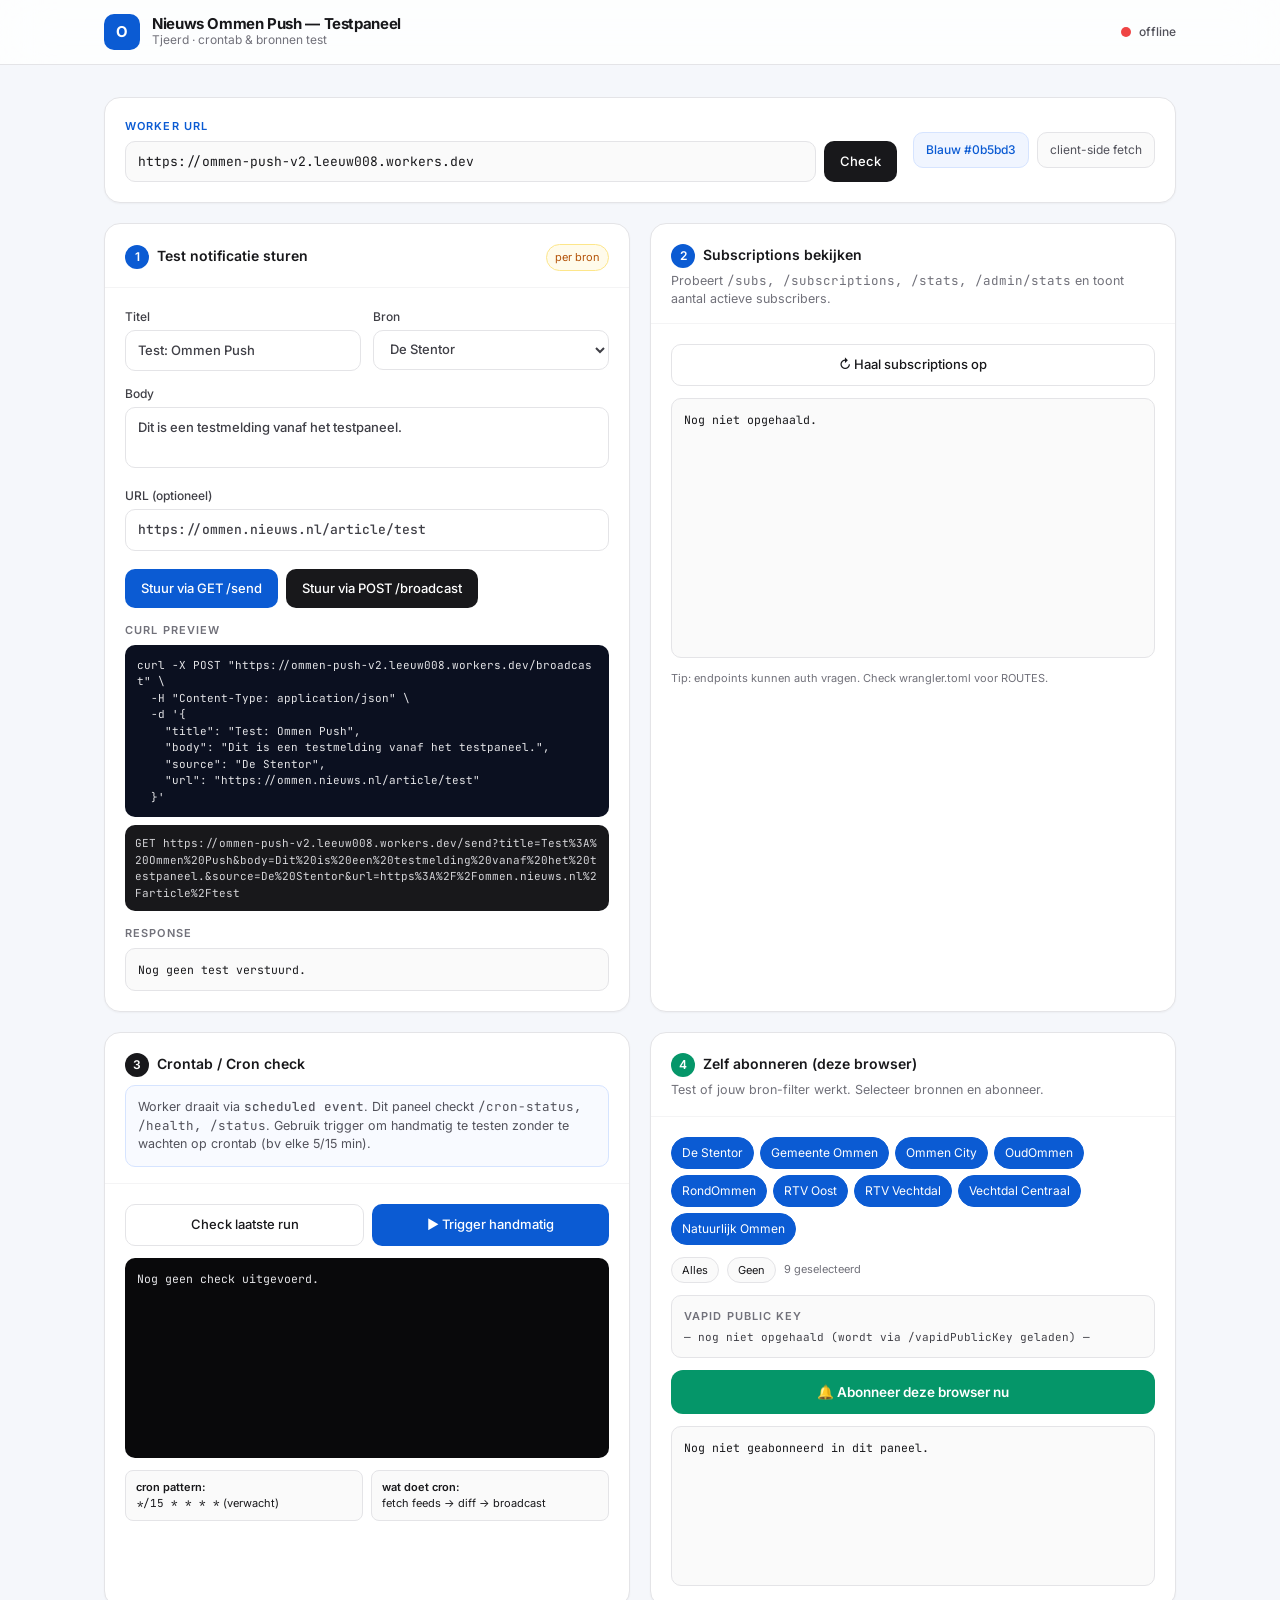
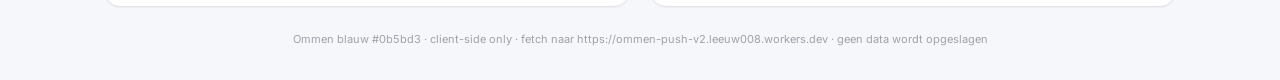
<file: Ommen-Push-Testpaneel.html>
<!DOCTYPE html>
<html lang="en">
<head>
  <meta charset="UTF-8">
  <meta name="viewport" content="width=device-width, initial-scale=1">
  <title>React Artifact</title>
  <style>*,:after,:before{--tw-border-spacing-x:0;--tw-border-spacing-y:0;--tw-translate-x:0;--tw-translate-y:0;--tw-rotate:0;--tw-skew-x:0;--tw-skew-y:0;--tw-scale-x:1;--tw-scale-y:1;--tw-pan-x: ;--tw-pan-y: ;--tw-pinch-zoom: ;--tw-scroll-snap-strictness:proximity;--tw-gradient-from-position: ;--tw-gradient-via-position: ;--tw-gradient-to-position: ;--tw-ordinal: ;--tw-slashed-zero: ;--tw-numeric-figure: ;--tw-numeric-spacing: ;--tw-numeric-fraction: ;--tw-ring-inset: ;--tw-ring-offset-width:0px;--tw-ring-offset-color:#fff;--tw-ring-color:rgba(59,130,246,.5);--tw-ring-offset-shadow:0 0 #0000;--tw-ring-shadow:0 0 #0000;--tw-shadow:0 0 #0000;--tw-shadow-colored:0 0 #0000;--tw-blur: ;--tw-brightness: ;--tw-contrast: ;--tw-grayscale: ;--tw-hue-rotate: ;--tw-invert: ;--tw-saturate: ;--tw-sepia: ;--tw-drop-shadow: ;--tw-backdrop-blur: ;--tw-backdrop-brightness: ;--tw-backdrop-contrast: ;--tw-backdrop-grayscale: ;--tw-backdrop-hue-rotate: ;--tw-backdrop-invert: ;--tw-backdrop-opacity: ;--tw-backdrop-saturate: ;--tw-backdrop-sepia: ;--tw-contain-size: ;--tw-contain-layout: ;--tw-contain-paint: ;--tw-contain-style: }::backdrop{--tw-border-spacing-x:0;--tw-border-spacing-y:0;--tw-translate-x:0;--tw-translate-y:0;--tw-rotate:0;--tw-skew-x:0;--tw-skew-y:0;--tw-scale-x:1;--tw-scale-y:1;--tw-pan-x: ;--tw-pan-y: ;--tw-pinch-zoom: ;--tw-scroll-snap-strictness:proximity;--tw-gradient-from-position: ;--tw-gradient-via-position: ;--tw-gradient-to-position: ;--tw-ordinal: ;--tw-slashed-zero: ;--tw-numeric-figure: ;--tw-numeric-spacing: ;--tw-numeric-fraction: ;--tw-ring-inset: ;--tw-ring-offset-width:0px;--tw-ring-offset-color:#fff;--tw-ring-color:rgba(59,130,246,.5);--tw-ring-offset-shadow:0 0 #0000;--tw-ring-shadow:0 0 #0000;--tw-shadow:0 0 #0000;--tw-shadow-colored:0 0 #0000;--tw-blur: ;--tw-brightness: ;--tw-contrast: ;--tw-grayscale: ;--tw-hue-rotate: ;--tw-invert: ;--tw-saturate: ;--tw-sepia: ;--tw-drop-shadow: ;--tw-backdrop-blur: ;--tw-backdrop-brightness: ;--tw-backdrop-contrast: ;--tw-backdrop-grayscale: ;--tw-backdrop-hue-rotate: ;--tw-backdrop-invert: ;--tw-backdrop-opacity: ;--tw-backdrop-saturate: ;--tw-backdrop-sepia: ;--tw-contain-size: ;--tw-contain-layout: ;--tw-contain-paint: ;--tw-contain-style: }/*! tailwindcss v3.4.18 | MIT License | https://tailwindcss.com*/*,:after,:before{box-sizing:border-box;border:0 solid #e5e7eb}:after,:before{--tw-content:""}:host,html{line-height:1.5;-webkit-text-size-adjust:100%;-moz-tab-size:4;-o-tab-size:4;tab-size:4;font-family:ui-sans-serif,system-ui,sans-serif,Apple Color Emoji,Segoe UI Emoji,Segoe UI Symbol,Noto Color Emoji;font-feature-settings:normal;font-variation-settings:normal;-webkit-tap-highlight-color:transparent}body{line-height:inherit}hr{height:0;color:inherit;border-top-width:1px}abbr:where([title]){-webkit-text-decoration:underline dotted;text-decoration:underline dotted}h1,h2,h3,h4,h5,h6{font-size:inherit;font-weight:inherit}a{color:inherit;text-decoration:inherit}b,strong{font-weight:bolder}code,kbd,pre,samp{font-family:ui-monospace,SFMono-Regular,Menlo,Monaco,Consolas,Liberation Mono,Courier New,monospace;font-feature-settings:normal;font-variation-settings:normal;font-size:1em}small{font-size:80%}sub,sup{font-size:75%;line-height:0;position:relative;vertical-align:baseline}sub{bottom:-.25em}sup{top:-.5em}table{text-indent:0;border-color:inherit;border-collapse:collapse}button,input,optgroup,select,textarea{font-family:inherit;font-feature-settings:inherit;font-variation-settings:inherit;font-size:100%;font-weight:inherit;line-height:inherit;letter-spacing:inherit;color:inherit;margin:0;padding:0}button,select{text-transform:none}button,input:where([type=button]),input:where([type=reset]),input:where([type=submit]){-webkit-appearance:button;background-color:transparent;background-image:none}:-moz-focusring{outline:auto}:-moz-ui-invalid{box-shadow:none}progress{vertical-align:baseline}::-webkit-inner-spin-button,::-webkit-outer-spin-button{height:auto}[type=search]{-webkit-appearance:textfield;outline-offset:-2px}::-webkit-search-decoration{-webkit-appearance:none}::-webkit-file-upload-button{-webkit-appearance:button;font:inherit}summary{display:list-item}blockquote,dd,dl,figure,h1,h2,h3,h4,h5,h6,hr,p,pre{margin:0}fieldset{margin:0}fieldset,legend{padding:0}menu,ol,ul{list-style:none;margin:0;padding:0}dialog{padding:0}textarea{resize:vertical}input::-moz-placeholder,textarea::-moz-placeholder{opacity:1;color:#9ca3af}input::placeholder,textarea::placeholder{opacity:1;color:#9ca3af}[role=button],button{cursor:pointer}:disabled{cursor:default}audio,canvas,embed,iframe,img,object,svg,video{display:block;vertical-align:middle}img,video{max-width:100%;height:auto}[hidden]:where(:not([hidden=until-found])){display:none}.sticky{position:sticky}.top-0{top:0}.z-20{z-index:20}.mx-auto{margin-left:auto;margin-right:auto}.mb-1{margin-bottom:.25rem}.mb-1\.5{margin-bottom:.375rem}.mr-2{margin-right:.5rem}.mt-1{margin-top:.25rem}.mt-2{margin-top:.5rem}.mt-5{margin-top:1.25rem}.mt-6{margin-top:1.5rem}.block{display:block}.inline{display:inline}.flex{display:flex}.inline-flex{display:inline-flex}.grid{display:grid}.h-2\.5{height:.625rem}.h-6{height:1.5rem}.h-9{height:2.25rem}.h-\[64px\]{height:64px}.max-h-\[220px\]{max-height:220px}.max-h-\[320px\]{max-height:320px}.max-h-\[420px\]{max-height:420px}.max-h-\[520px\]{max-height:520px}.min-h-\[160px\]{min-height:160px}.min-h-\[200px\]{min-height:200px}.min-h-\[260px\]{min-height:260px}.min-h-screen{min-height:100vh}.w-2\.5{width:.625rem}.w-6{width:1.5rem}.w-9{width:2.25rem}.w-full{width:100%}.min-w-0{min-width:0}.max-w-\[1120px\]{max-width:1120px}.flex-1{flex:1 1 0%}.shrink-0{flex-shrink:0}@keyframes pulse{50%{opacity:.5}}.animate-pulse{animation:pulse 2s cubic-bezier(.4,0,.6,1) infinite}.resize-none{resize:none}.grid-cols-1{grid-template-columns:repeat(1,minmax(0,1fr))}.grid-cols-2{grid-template-columns:repeat(2,minmax(0,1fr))}.flex-col{flex-direction:column}.flex-wrap{flex-wrap:wrap}.items-center{align-items:center}.justify-center{justify-content:center}.justify-between{justify-content:space-between}.gap-1\.5{gap:.375rem}.gap-2{gap:.5rem}.gap-3{gap:.75rem}.gap-4{gap:1rem}.gap-5{gap:1.25rem}.space-y-3>:not([hidden])~:not([hidden]){--tw-space-y-reverse:0;margin-top:calc(.75rem*(1 - var(--tw-space-y-reverse)));margin-bottom:calc(.75rem*var(--tw-space-y-reverse))}.space-y-3\.5>:not([hidden])~:not([hidden]){--tw-space-y-reverse:0;margin-top:calc(.875rem*(1 - var(--tw-space-y-reverse)));margin-bottom:calc(.875rem*var(--tw-space-y-reverse))}.overflow-auto{overflow:auto}.truncate{overflow:hidden;text-overflow:ellipsis;white-space:nowrap}.whitespace-pre-wrap{white-space:pre-wrap}.break-all{word-break:break-all}.rounded-\[10px\]{border-radius:10px}.rounded-\[12px\]{border-radius:12px}.rounded-\[16px\]{border-radius:16px}.rounded-\[8px\]{border-radius:8px}.rounded-full{border-radius:9999px}.border{border-width:1px}.border-b{border-bottom-width:1px}.border-\[\#0b5bd3\]{--tw-border-opacity:1;border-color:rgb(11 91 211/var(--tw-border-opacity,1))}.border-\[\#d6e4ff\]{--tw-border-opacity:1;border-color:rgb(214 228 255/var(--tw-border-opacity,1))}.border-amber-200{--tw-border-opacity:1;border-color:rgb(253 230 138/var(--tw-border-opacity,1))}.border-zinc-100{--tw-border-opacity:1;border-color:rgb(244 244 245/var(--tw-border-opacity,1))}.border-zinc-200{--tw-border-opacity:1;border-color:rgb(228 228 231/var(--tw-border-opacity,1))}.bg-\[\#0b1020\]{--tw-bg-opacity:1;background-color:rgb(11 16 32/var(--tw-bg-opacity,1))}.bg-\[\#0b5bd3\]{--tw-bg-opacity:1;background-color:rgb(11 91 211/var(--tw-bg-opacity,1))}.bg-\[\#f0f5ff\]{--tw-bg-opacity:1;background-color:rgb(240 245 255/var(--tw-bg-opacity,1))}.bg-\[\#f5f7fb\]{--tw-bg-opacity:1;background-color:rgb(245 247 251/var(--tw-bg-opacity,1))}.bg-\[\#f8faff\]{--tw-bg-opacity:1;background-color:rgb(248 250 255/var(--tw-bg-opacity,1))}.bg-amber-400{--tw-bg-opacity:1;background-color:rgb(251 191 36/var(--tw-bg-opacity,1))}.bg-amber-50{--tw-bg-opacity:1;background-color:rgb(255 251 235/var(--tw-bg-opacity,1))}.bg-emerald-500{--tw-bg-opacity:1;background-color:rgb(16 185 129/var(--tw-bg-opacity,1))}.bg-emerald-600{--tw-bg-opacity:1;background-color:rgb(5 150 105/var(--tw-bg-opacity,1))}.bg-red-500{--tw-bg-opacity:1;background-color:rgb(239 68 68/var(--tw-bg-opacity,1))}.bg-white{--tw-bg-opacity:1;background-color:rgb(255 255 255/var(--tw-bg-opacity,1))}.bg-white\/80{background-color:hsla(0,0%,100%,.8)}.bg-zinc-50{--tw-bg-opacity:1;background-color:rgb(250 250 250/var(--tw-bg-opacity,1))}.bg-zinc-900{--tw-bg-opacity:1;background-color:rgb(24 24 27/var(--tw-bg-opacity,1))}.bg-zinc-950{--tw-bg-opacity:1;background-color:rgb(9 9 11/var(--tw-bg-opacity,1))}.p-2\.5{padding:.625rem}.p-3{padding:.75rem}.p-4{padding:1rem}.p-5{padding:1.25rem}.px-2{padding-left:.5rem;padding-right:.5rem}.px-2\.5{padding-left:.625rem;padding-right:.625rem}.px-3{padding-left:.75rem;padding-right:.75rem}.px-4{padding-left:1rem;padding-right:1rem}.py-1{padding-top:.25rem;padding-bottom:.25rem}.py-1\.5{padding-top:.375rem;padding-bottom:.375rem}.py-2{padding-top:.5rem;padding-bottom:.5rem}.py-2\.5{padding-top:.625rem;padding-bottom:.625rem}.py-3{padding-top:.75rem;padding-bottom:.75rem}.py-6{padding-top:1.5rem;padding-bottom:1.5rem}.pb-4{padding-bottom:1rem}.pt-1{padding-top:.25rem}.text-center{text-align:center}.text-\[11\.5px\]{font-size:11.5px}.text-\[11px\]{font-size:11px}.text-\[12\.5px\]{font-size:12.5px}.text-\[12px\]{font-size:12px}.text-\[13\.5px\]{font-size:13.5px}.text-\[13px\]{font-size:13px}.text-\[14px\]{font-size:14px}.text-\[15px\]{font-size:15px}.font-bold{font-weight:700}.font-medium{font-weight:500}.font-semibold{font-weight:600}.uppercase{text-transform:uppercase}.leading-\[1\.4\]{line-height:1.4}.leading-\[1\.5\]{line-height:1.5}.leading-none{line-height:1}.tracking-tight{letter-spacing:-.025em}.tracking-widest{letter-spacing:.1em}.text-\[\#0b5bd3\]{--tw-text-opacity:1;color:rgb(11 91 211/var(--tw-text-opacity,1))}.text-amber-700{--tw-text-opacity:1;color:rgb(180 83 9/var(--tw-text-opacity,1))}.text-white{--tw-text-opacity:1;color:rgb(255 255 255/var(--tw-text-opacity,1))}.text-zinc-200{--tw-text-opacity:1;color:rgb(228 228 231/var(--tw-text-opacity,1))}.text-zinc-300{--tw-text-opacity:1;color:rgb(212 212 216/var(--tw-text-opacity,1))}.text-zinc-400{--tw-text-opacity:1;color:rgb(161 161 170/var(--tw-text-opacity,1))}.text-zinc-500{--tw-text-opacity:1;color:rgb(113 113 122/var(--tw-text-opacity,1))}.text-zinc-600{--tw-text-opacity:1;color:rgb(82 82 91/var(--tw-text-opacity,1))}.text-zinc-700{--tw-text-opacity:1;color:rgb(63 63 70/var(--tw-text-opacity,1))}.text-zinc-900{--tw-text-opacity:1;color:rgb(24 24 27/var(--tw-text-opacity,1))}.antialiased{-webkit-font-smoothing:antialiased;-moz-osx-font-smoothing:grayscale}.shadow-\[0_1px_2px_rgba\(0\2c 0\2c 0\2c 0\.04\)\]{--tw-shadow:0 1px 2px rgba(0,0,0,.04);--tw-shadow-colored:0 1px 2px var(--tw-shadow-color);box-shadow:var(--tw-ring-offset-shadow,0 0 #0000),var(--tw-ring-shadow,0 0 #0000),var(--tw-shadow)}.outline-none{outline:2px solid transparent;outline-offset:2px}.filter{filter:var(--tw-blur) var(--tw-brightness) var(--tw-contrast) var(--tw-grayscale) var(--tw-hue-rotate) var(--tw-invert) var(--tw-saturate) var(--tw-sepia) var(--tw-drop-shadow)}.backdrop-blur-xl{--tw-backdrop-blur:blur(24px);backdrop-filter:var(--tw-backdrop-blur) var(--tw-backdrop-brightness) var(--tw-backdrop-contrast) var(--tw-backdrop-grayscale) var(--tw-backdrop-hue-rotate) var(--tw-backdrop-invert) var(--tw-backdrop-opacity) var(--tw-backdrop-saturate) var(--tw-backdrop-sepia)}.transition{transition-property:color,background-color,border-color,text-decoration-color,fill,stroke,opacity,box-shadow,transform,filter,backdrop-filter;transition-timing-function:cubic-bezier(.4,0,.2,1);transition-duration:.15s}#root,body,html{min-height:100%}body{margin:0;font-family:Inter,ui-sans-serif,system-ui,-apple-system,BlinkMacSystemFont,Segoe UI,sans-serif}[role=button]:not([aria-disabled=true]),button:not(:disabled),label[for],select:not(:disabled),summary{cursor:pointer}.hover\:border-zinc-300:hover{--tw-border-opacity:1;border-color:rgb(212 212 216/var(--tw-border-opacity,1))}.hover\:bg-\[\#094ec0\]:hover{--tw-bg-opacity:1;background-color:rgb(9 78 192/var(--tw-bg-opacity,1))}.hover\:bg-black:hover{--tw-bg-opacity:1;background-color:rgb(0 0 0/var(--tw-bg-opacity,1))}.hover\:bg-emerald-700:hover{--tw-bg-opacity:1;background-color:rgb(4 120 87/var(--tw-bg-opacity,1))}.hover\:bg-zinc-50:hover{--tw-bg-opacity:1;background-color:rgb(250 250 250/var(--tw-bg-opacity,1))}.focus\:border-\[\#0b5bd3\]:focus{--tw-border-opacity:1;border-color:rgb(11 91 211/var(--tw-border-opacity,1))}.focus\:bg-white:focus{--tw-bg-opacity:1;background-color:rgb(255 255 255/var(--tw-bg-opacity,1))}.focus\:ring-4:focus{--tw-ring-offset-shadow:var(--tw-ring-inset) 0 0 0 var(--tw-ring-offset-width) var(--tw-ring-offset-color);--tw-ring-shadow:var(--tw-ring-inset) 0 0 0 calc(4px + var(--tw-ring-offset-width)) var(--tw-ring-color);box-shadow:var(--tw-ring-offset-shadow),var(--tw-ring-shadow),var(--tw-shadow,0 0 #0000)}.focus\:ring-\[\#0b5bd3\]\/10:focus{--tw-ring-color:rgba(11,91,211,.1)}.disabled\:opacity-50:disabled{opacity:.5}@media (min-width:640px){.sm\:grid-cols-2{grid-template-columns:repeat(2,minmax(0,1fr))}}@media (min-width:768px){.md\:flex-row{flex-direction:row}.md\:items-center{align-items:center}.md\:p-5{padding:1.25rem}.md\:px-6{padding-left:1.5rem;padding-right:1.5rem}.md\:py-8{padding-top:2rem;padding-bottom:2rem}}@media (min-width:1024px){.lg\:grid-cols-2{grid-template-columns:repeat(2,minmax(0,1fr))}}</style>
</head>
<body>
  <div id="root"></div>
  
  <script type="module">var hf=Object.create;var{getPrototypeOf:vf,defineProperty:Kl,getOwnPropertyNames:yf}=Object;var gf=Object.prototype.hasOwnProperty;var Pn=(e,n,t)=>{t=e!=null?hf(vf(e)):{};let r=n||!e||!e.__esModule?Kl(t,"default",{value:e,enumerable:!0}):t;for(let l of yf(e))if(!gf.call(r,l))Kl(r,l,{get:()=>e[l],enumerable:!0});return r};var Sr=(e,n)=>()=>(n||e((n={exports:{}}).exports,n),n.exports);var wf=(e,n)=>{for(var t in n)Kl(e,t,{get:n[t],enumerable:!0,configurable:!0,set:(r)=>n[t]=()=>r})};var kf=(e,n)=>()=>(e&&(n=e(e=0)),n);var Ct=Sr((Df)=>{var Et=Symbol.for("react.element"),Sf=Symbol.for("react.portal"),Ef=Symbol.for("react.fragment"),Cf=Symbol.for("react.strict_mode"),_f=Symbol.for("react.profiler"),Pf=Symbol.for("react.provider"),xf=Symbol.for("react.context"),Nf=Symbol.for("react.forward_ref"),zf=Symbol.for("react.suspense"),Tf=Symbol.for("react.memo"),Rf=Symbol.for("react.lazy"),ku=Symbol.iterator;function Lf(e){if(e===null||typeof e!=="object")return null;return e=ku&&e[ku]||e["@@iterator"],typeof e==="function"?e:null}var Cu={isMounted:function(){return!1},enqueueForceUpdate:function(){},enqueueReplaceState:function(){},enqueueSetState:function(){}},_u=Object.assign,Pu={};function Wn(e,n,t){this.props=e,this.context=n,this.refs=Pu,this.updater=t||Cu}Wn.prototype.isReactComponent={};Wn.prototype.setState=function(e,n){if(typeof e!=="object"&&typeof e!=="function"&&e!=null)throw Error("setState(...): takes an object of state variables to update or a function which returns an object of state variables.");this.updater.enqueueSetState(this,e,n,"setState")};Wn.prototype.forceUpdate=function(e){this.updater.enqueueForceUpdate(this,e,"forceUpdate")};function xu(){}xu.prototype=Wn.prototype;function jl(e,n,t){this.props=e,this.context=n,this.refs=Pu,this.updater=t||Cu}var Gl=jl.prototype=new xu;Gl.constructor=jl;_u(Gl,Wn.prototype);Gl.isPureReactComponent=!0;var Su=Array.isArray,Nu=Object.prototype.hasOwnProperty,Zl={current:null},zu={key:!0,ref:!0,__self:!0,__source:!0};function Tu(e,n,t){var r,l={},o=null,i=null;if(n!=null)for(r in n.ref!==void 0&&(i=n.ref),n.key!==void 0&&(o=""+n.key),n)Nu.call(n,r)&&!zu.hasOwnProperty(r)&&(l[r]=n[r]);var u=arguments.length-2;if(u===1)l.children=t;else if(1<u){for(var s=Array(u),f=0;f<u;f++)s[f]=arguments[f+2];l.children=s}if(e&&e.defaultProps)for(r in u=e.defaultProps,u)l[r]===void 0&&(l[r]=u[r]);return{$$typeof:Et,type:e,key:o,ref:i,props:l,_owner:Zl.current}}function If(e,n){return{$$typeof:Et,type:e.type,key:n,ref:e.ref,props:e.props,_owner:e._owner}}function Jl(e){return typeof e==="object"&&e!==null&&e.$$typeof===Et}function Mf(e){var n={"=":"=0",":":"=2"};return"$"+e.replace(/[=:]/g,function(t){return n[t]})}var Eu=/\/+/g;function Xl(e,n){return typeof e==="object"&&e!==null&&e.key!=null?Mf(""+e.key):n.toString(36)}function Cr(e,n,t,r,l){var o=typeof e;if(o==="undefined"||o==="boolean")e=null;var i=!1;if(e===null)i=!0;else switch(o){case"string":case"number":i=!0;break;case"object":switch(e.$$typeof){case Et:case Sf:i=!0}}if(i)return i=e,l=l(i),e=r===""?"."+Xl(i,0):r,Su(l)?(t="",e!=null&&(t=e.replace(Eu,"$&/")+"/"),Cr(l,n,t,"",function(f){return f})):l!=null&&(Jl(l)&&(l=If(l,t+(!l.key||i&&i.key===l.key?"":(""+l.key).replace(Eu,"$&/")+"/")+e)),n.push(l)),1;if(i=0,r=r===""?".":r+":",Su(e))for(var u=0;u<e.length;u++){o=e[u];var s=r+Xl(o,u);i+=Cr(o,n,t,s,l)}else if(s=Lf(e),typeof s==="function")for(e=s.call(e),u=0;!(o=e.next()).done;)o=o.value,s=r+Xl(o,u++),i+=Cr(o,n,t,s,l);else if(o==="object")throw n=String(e),Error("Objects are not valid as a React child (found: "+(n==="[object Object]"?"object with keys {"+Object.keys(e).join(", ")+"}":n)+"). If you meant to render a collection of children, use an array instead.");return i}function Er(e,n,t){if(e==null)return e;var r=[],l=0;return Cr(e,r,"","",function(o){return n.call(t,o,l++)}),r}function Ff(e){if(e._status===-1){var n=e._result;n=n(),n.then(function(t){if(e._status===0||e._status===-1)e._status=1,e._result=t},function(t){if(e._status===0||e._status===-1)e._status=2,e._result=t}),e._status===-1&&(e._status=0,e._result=n)}if(e._status===1)return e._result.default;throw e._result}var ce={current:null},_r={transition:null},Of={ReactCurrentDispatcher:ce,ReactCurrentBatchConfig:_r,ReactCurrentOwner:Zl};function Ru(){throw Error("act(...) is not supported in production builds of React.")}Df.Children={map:Er,forEach:function(e,n,t){Er(e,function(){n.apply(this,arguments)},t)},count:function(e){var n=0;return Er(e,function(){n++}),n},toArray:function(e){return Er(e,function(n){return n})||[]},only:function(e){if(!Jl(e))throw Error("React.Children.only expected to receive a single React element child.");return e}};Df.Component=Wn;Df.Fragment=Ef;Df.Profiler=_f;Df.PureComponent=jl;Df.StrictMode=Cf;Df.Suspense=zf;Df.__SECRET_INTERNALS_DO_NOT_USE_OR_YOU_WILL_BE_FIRED=Of;Df.act=Ru;Df.cloneElement=function(e,n,t){if(e===null||e===void 0)throw Error("React.cloneElement(...): The argument must be a React element, but you passed "+e+".");var r=_u({},e.props),l=e.key,o=e.ref,i=e._owner;if(n!=null){if(n.ref!==void 0&&(o=n.ref,i=Zl.current),n.key!==void 0&&(l=""+n.key),e.type&&e.type.defaultProps)var u=e.type.defaultProps;for(s in n)Nu.call(n,s)&&!zu.hasOwnProperty(s)&&(r[s]=n[s]===void 0&&u!==void 0?u[s]:n[s])}var s=arguments.length-2;if(s===1)r.children=t;else if(1<s){u=Array(s);for(var f=0;f<s;f++)u[f]=arguments[f+2];r.children=u}return{$$typeof:Et,type:e.type,key:l,ref:o,props:r,_owner:i}};Df.createContext=function(e){return e={$$typeof:xf,_currentValue:e,_currentValue2:e,_threadCount:0,Provider:null,Consumer:null,_defaultValue:null,_globalName:null},e.Provider={$$typeof:Pf,_context:e},e.Consumer=e};Df.createElement=Tu;Df.createFactory=function(e){var n=Tu.bind(null,e);return n.type=e,n};Df.createRef=function(){return{current:null}};Df.forwardRef=function(e){return{$$typeof:Nf,render:e}};Df.isValidElement=Jl;Df.lazy=function(e){return{$$typeof:Rf,_payload:{_status:-1,_result:e},_init:Ff}};Df.memo=function(e,n){return{$$typeof:Tf,type:e,compare:n===void 0?null:n}};Df.startTransition=function(e){var n=_r.transition;_r.transition={};try{e()}finally{_r.transition=n}};Df.unstable_act=Ru;Df.useCallback=function(e,n){return ce.current.useCallback(e,n)};Df.useContext=function(e){return ce.current.useContext(e)};Df.useDebugValue=function(){};Df.useDeferredValue=function(e){return ce.current.useDeferredValue(e)};Df.useEffect=function(e,n){return ce.current.useEffect(e,n)};Df.useId=function(){return ce.current.useId()};Df.useImperativeHandle=function(e,n,t){return ce.current.useImperativeHandle(e,n,t)};Df.useInsertionEffect=function(e,n){return ce.current.useInsertionEffect(e,n)};Df.useLayoutEffect=function(e,n){return ce.current.useLayoutEffect(e,n)};Df.useMemo=function(e,n){return ce.current.useMemo(e,n)};Df.useReducer=function(e,n,t){return ce.current.useReducer(e,n,t)};Df.useRef=function(e){return ce.current.useRef(e)};Df.useState=function(e){return ce.current.useState(e)};Df.useSyncExternalStore=function(e,n,t){return ce.current.useSyncExternalStore(e,n,t)};Df.useTransition=function(){return ce.current.useTransition()};Df.version="18.3.1"});var Uu=Sr((kd)=>{function bl(e,n){var t=e.length;e.push(n);e:for(;0<t;){var r=t-1>>>1,l=e[r];if(0<Pr(l,n))e[r]=n,e[t]=l,t=r;else break e}}function Ie(e){return e.length===0?null:e[0]}function Tr(e){if(e.length===0)return null;var n=e[0],t=e.pop();if(t!==n){e[0]=t;e:for(var r=0,l=e.length,o=l>>>1;r<o;){var i=2*(r+1)-1,u=e[i],s=i+1,f=e[s];if(0>Pr(u,t))s<l&&0>Pr(f,u)?(e[r]=f,e[s]=t,r=s):(e[r]=u,e[i]=t,r=i);else if(s<l&&0>Pr(f,t))e[r]=f,e[s]=t,r=s;else break e}}return n}function Pr(e,n){var t=e.sortIndex-n.sortIndex;return t!==0?t:e.id-n.id}if(typeof performance==="object"&&typeof performance.now==="function")eo=performance,kd.unstable_now=function(){return eo.now()};else xr=Date,no=xr.now(),kd.unstable_now=function(){return xr.now()-no};var eo,xr,no,$e=[],rn=[],wd=1,_e=null,oe=3,Rr=!1,xn=!1,Pt=!1,Iu=typeof setTimeout==="function"?setTimeout:null,Mu=typeof clearTimeout==="function"?clearTimeout:null,Lu=typeof setImmediate<"u"?setImmediate:null;typeof navigator<"u"&&navigator.scheduling!==void 0&&navigator.scheduling.isInputPending!==void 0&&navigator.scheduling.isInputPending.bind(navigator.scheduling);function to(e){for(var n=Ie(rn);n!==null;){if(n.callback===null)Tr(rn);else if(n.startTime<=e)Tr(rn),n.sortIndex=n.expirationTime,bl($e,n);else break;n=Ie(rn)}}function lo(e){if(Pt=!1,to(e),!xn)if(Ie($e)!==null)xn=!0,io(oo);else{var n=Ie(rn);n!==null&&uo(lo,n.startTime-e)}}function oo(e,n){xn=!1,Pt&&(Pt=!1,Mu(xt),xt=-1),Rr=!0;var t=oe;try{to(n);for(_e=Ie($e);_e!==null&&(!(_e.expirationTime>n)||e&&!Du());){var r=_e.callback;if(typeof r==="function"){_e.callback=null,oe=_e.priorityLevel;var l=r(_e.expirationTime<=n);n=kd.unstable_now(),typeof l==="function"?_e.callback=l:_e===Ie($e)&&Tr($e),to(n)}else Tr($e);_e=Ie($e)}if(_e!==null)var o=!0;else{var i=Ie(rn);i!==null&&uo(lo,i.startTime-n),o=!1}return o}finally{_e=null,oe=t,Rr=!1}}var Lr=!1,Nr=null,xt=-1,Fu=5,Ou=-1;function Du(){return kd.unstable_now()-Ou<Fu?!1:!0}function ql(){if(Nr!==null){var e=kd.unstable_now();Ou=e;var n=!0;try{n=Nr(!0,e)}finally{n?_t():(Lr=!1,Nr=null)}}else Lr=!1}var _t;if(typeof Lu==="function")_t=function(){Lu(ql)};else if(typeof MessageChannel<"u")zr=new MessageChannel,ro=zr.port2,zr.port1.onmessage=ql,_t=function(){ro.postMessage(null)};else _t=function(){Iu(ql,0)};var zr,ro;function io(e){Nr=e,Lr||(Lr=!0,_t())}function uo(e,n){xt=Iu(function(){e(kd.unstable_now())},n)}kd.unstable_IdlePriority=5;kd.unstable_ImmediatePriority=1;kd.unstable_LowPriority=4;kd.unstable_NormalPriority=3;kd.unstable_Profiling=null;kd.unstable_UserBlockingPriority=2;kd.unstable_cancelCallback=function(e){e.callback=null};kd.unstable_continueExecution=function(){xn||Rr||(xn=!0,io(oo))};kd.unstable_forceFrameRate=function(e){0>e||125<e?console.error("forceFrameRate takes a positive int between 0 and 125, forcing frame rates higher than 125 fps is not supported"):Fu=0<e?Math.floor(1000/e):5};kd.unstable_getCurrentPriorityLevel=function(){return oe};kd.unstable_getFirstCallbackNode=function(){return Ie($e)};kd.unstable_next=function(e){switch(oe){case 1:case 2:case 3:var n=3;break;default:n=oe}var t=oe;oe=n;try{return e()}finally{oe=t}};kd.unstable_pauseExecution=function(){};kd.unstable_requestPaint=function(){};kd.unstable_runWithPriority=function(e,n){switch(e){case 1:case 2:case 3:case 4:case 5:break;default:e=3}var t=oe;oe=e;try{return n()}finally{oe=t}};kd.unstable_scheduleCallback=function(e,n,t){var r=kd.unstable_now();switch(typeof t==="object"&&t!==null?(t=t.delay,t=typeof t==="number"&&0<t?r+t:r):t=r,e){case 1:var l=-1;break;case 2:l=250;break;case 5:l=1073741823;break;case 4:l=1e4;break;default:l=5000}return l=t+l,e={id:wd++,callback:n,priorityLevel:e,startTime:t,expirationTime:l,sortIndex:-1},t>r?(e.sortIndex=t,bl(rn,e),Ie($e)===null&&e===Ie(rn)&&(Pt?(Mu(xt),xt=-1):Pt=!0,uo(lo,t-r))):(e.sortIndex=l,bl($e,e),xn||Rr||(xn=!0,io(oo))),e};kd.unstable_shouldYield=Du;kd.unstable_wrapCallback=function(e){var n=oe;return function(){var t=oe;oe=n;try{return e.apply(this,arguments)}finally{oe=t}}}});var mu={};wf(mu,{version:()=>Jc,unstable_renderSubtreeIntoContainer:()=>Zc,unstable_batchedUpdates:()=>Gc,unmountComponentAtNode:()=>jc,render:()=>Xc,hydrateRoot:()=>Kc,hydrate:()=>Yc,flushSync:()=>Wc,findDOMNode:()=>Bc,createRoot:()=>Qc,createPortal:()=>Hc,__SECRET_INTERNALS_DO_NOT_USE_OR_YOU_WILL_BE_FIRED:()=>$c});function v(e){for(var n="https://reactjs.org/docs/error-decoder.html?invariant="+e,t=1;t<arguments.length;t++)n+="&args[]="+encodeURIComponent(arguments[t]);return"Minified React error #"+e+"; visit "+n+" for the full message or use the non-minified dev environment for full errors and additional helpful warnings."}function $n(e,n){dt(e,n),dt(e+"Capture",n)}function dt(e,n){Jt[e]=n;for(e=0;e<n.length;e++)Bs.add(n[e])}function $d(e){if(Ro.call(Au,e))return!0;if(Ro.call(Vu,e))return!1;if(Ad.test(e))return Au[e]=!0;return Vu[e]=!0,!1}function Hd(e,n,t,r){if(t!==null&&t.type===0)return!1;switch(typeof n){case"function":case"symbol":return!0;case"boolean":if(r)return!1;if(t!==null)return!t.acceptsBooleans;return e=e.toLowerCase().slice(0,5),e!=="data-"&&e!=="aria-";default:return!1}}function Qd(e,n,t,r){if(n===null||typeof n>"u"||Hd(e,n,t,r))return!0;if(r)return!1;if(t!==null)switch(t.type){case 3:return!n;case 4:return n===!1;case 5:return isNaN(n);case 6:return isNaN(n)||1>n}return!1}function pe(e,n,t,r,l,o,i){this.acceptsBooleans=n===2||n===3||n===4,this.attributeName=r,this.attributeNamespace=l,this.mustUseProperty=t,this.propertyName=e,this.type=n,this.sanitizeURL=o,this.removeEmptyString=i}function Pi(e){return e[1].toUpperCase()}function xi(e,n,t,r){var l=re.hasOwnProperty(n)?re[n]:null;if(l!==null?l.type!==0:r||!(2<n.length)||n[0]!=="o"&&n[0]!=="O"||n[1]!=="n"&&n[1]!=="N")Qd(n,t,l,r)&&(t=null),r||l===null?$d(n)&&(t===null?e.removeAttribute(n):e.setAttribute(n,""+t)):l.mustUseProperty?e[l.propertyName]=t===null?l.type===3?!1:"":t:(n=l.attributeName,r=l.attributeNamespace,t===null?e.removeAttribute(n):(l=l.type,t=l===3||l===4&&t===!0?"":""+t,r?e.setAttributeNS(r,n,t):e.setAttribute(n,t)))}function Nt(e){if(e===null||typeof e!=="object")return null;return e=$u&&e[$u]||e["@@iterator"],typeof e==="function"?e:null}function Ft(e){if(so===void 0)try{throw Error()}catch(t){var n=t.stack.trim().match(/\n( *(at )?)/);so=n&&n[1]||""}return`
`+so+e}function co(e,n){if(!e||ao)return"";ao=!0;var t=Error.prepareStackTrace;Error.prepareStackTrace=void 0;try{if(n)if(n=function(){throw Error()},Object.defineProperty(n.prototype,"props",{set:function(){throw Error()}}),typeof Reflect==="object"&&Reflect.construct){try{Reflect.construct(n,[])}catch(f){var r=f}Reflect.construct(e,[],n)}else{try{n.call()}catch(f){r=f}e.call(n.prototype)}else{try{throw Error()}catch(f){r=f}e()}}catch(f){if(f&&r&&typeof f.stack==="string"){for(var l=f.stack.split(`
`),o=r.stack.split(`
`),i=l.length-1,u=o.length-1;1<=i&&0<=u&&l[i]!==o[u];)u--;for(;1<=i&&0<=u;i--,u--)if(l[i]!==o[u]){if(i!==1||u!==1)do if(i--,u--,0>u||l[i]!==o[u]){var s=`
`+l[i].replace(" at new "," at ");return e.displayName&&s.includes("<anonymous>")&&(s=s.replace("<anonymous>",e.displayName)),s}while(1<=i&&0<=u);break}}}finally{ao=!1,Error.prepareStackTrace=t}return(e=e?e.displayName||e.name:"")?Ft(e):""}function Bd(e){switch(e.tag){case 5:return Ft(e.type);case 16:return Ft("Lazy");case 13:return Ft("Suspense");case 19:return Ft("SuspenseList");case 0:case 2:case 15:return e=co(e.type,!1),e;case 11:return e=co(e.type.render,!1),e;case 1:return e=co(e.type,!0),e;default:return""}}function Fo(e){if(e==null)return null;if(typeof e==="function")return e.displayName||e.name||null;if(typeof e==="string")return e;switch(e){case Gn:return"Fragment";case jn:return"Portal";case Lo:return"Profiler";case Ni:return"StrictMode";case Io:return"Suspense";case Mo:return"SuspenseList"}if(typeof e==="object")switch(e.$$typeof){case Ys:return(e.displayName||"Context")+".Consumer";case Ws:return(e._context.displayName||"Context")+".Provider";case zi:var n=e.render;return e=e.displayName,e||(e=n.displayName||n.name||"",e=e!==""?"ForwardRef("+e+")":"ForwardRef"),e;case Ti:return n=e.displayName||null,n!==null?n:Fo(e.type)||"Memo";case on:n=e._payload,e=e._init;try{return Fo(e(n))}catch(t){}}return null}function Wd(e){var n=e.type;switch(e.tag){case 24:return"Cache";case 9:return(n.displayName||"Context")+".Consumer";case 10:return(n._context.displayName||"Context")+".Provider";case 18:return"DehydratedFragment";case 11:return e=n.render,e=e.displayName||e.name||"",n.displayName||(e!==""?"ForwardRef("+e+")":"ForwardRef");case 7:return"Fragment";case 5:return n;case 4:return"Portal";case 3:return"Root";case 6:return"Text";case 16:return Fo(n);case 8:return n===Ni?"StrictMode":"Mode";case 22:return"Offscreen";case 12:return"Profiler";case 21:return"Scope";case 13:return"Suspense";case 19:return"SuspenseList";case 25:return"TracingMarker";case 1:case 0:case 17:case 2:case 14:case 15:if(typeof n==="function")return n.displayName||n.name||null;if(typeof n==="string")return n}return null}function kn(e){switch(typeof e){case"boolean":case"number":case"string":case"undefined":return e;case"object":return e;default:return""}}function Xs(e){var n=e.type;return(e=e.nodeName)&&e.toLowerCase()==="input"&&(n==="checkbox"||n==="radio")}function Yd(e){var n=Xs(e)?"checked":"value",t=Object.getOwnPropertyDescriptor(e.constructor.prototype,n),r=""+e[n];if(!e.hasOwnProperty(n)&&typeof t<"u"&&typeof t.get==="function"&&typeof t.set==="function"){var{get:l,set:o}=t;return Object.defineProperty(e,n,{configurable:!0,get:function(){return l.call(this)},set:function(i){r=""+i,o.call(this,i)}}),Object.defineProperty(e,n,{enumerable:t.enumerable}),{getValue:function(){return r},setValue:function(i){r=""+i},stopTracking:function(){e._valueTracker=null,delete e[n]}}}}function Mr(e){e._valueTracker||(e._valueTracker=Yd(e))}function js(e){if(!e)return!1;var n=e._valueTracker;if(!n)return!0;var t=n.getValue(),r="";return e&&(r=Xs(e)?e.checked?"true":"false":e.value),e=r,e!==t?(n.setValue(e),!0):!1}function ll(e){if(e=e||(typeof document<"u"?document:void 0),typeof e>"u")return null;try{return e.activeElement||e.body}catch(n){return e.body}}function Oo(e,n){var t=n.checked;return Q({},n,{defaultChecked:void 0,defaultValue:void 0,value:void 0,checked:t!=null?t:e._wrapperState.initialChecked})}function Hu(e,n){var t=n.defaultValue==null?"":n.defaultValue,r=n.checked!=null?n.checked:n.defaultChecked;t=kn(n.value!=null?n.value:t),e._wrapperState={initialChecked:r,initialValue:t,controlled:n.type==="checkbox"||n.type==="radio"?n.checked!=null:n.value!=null}}function Gs(e,n){n=n.checked,n!=null&&xi(e,"checked",n,!1)}function Do(e,n){Gs(e,n);var t=kn(n.value),r=n.type;if(t!=null)if(r==="number"){if(t===0&&e.value===""||e.value!=t)e.value=""+t}else e.value!==""+t&&(e.value=""+t);else if(r==="submit"||r==="reset"){e.removeAttribute("value");return}n.hasOwnProperty("value")?Uo(e,n.type,t):n.hasOwnProperty("defaultValue")&&Uo(e,n.type,kn(n.defaultValue)),n.checked==null&&n.defaultChecked!=null&&(e.defaultChecked=!!n.defaultChecked)}function Qu(e,n,t){if(n.hasOwnProperty("value")||n.hasOwnProperty("defaultValue")){var r=n.type;if(!(r!=="submit"&&r!=="reset"||n.value!==void 0&&n.value!==null))return;n=""+e._wrapperState.initialValue,t||n===e.value||(e.value=n),e.defaultValue=n}t=e.name,t!==""&&(e.name=""),e.defaultChecked=!!e._wrapperState.initialChecked,t!==""&&(e.name=t)}function Uo(e,n,t){if(n!=="number"||ll(e.ownerDocument)!==e)t==null?e.defaultValue=""+e._wrapperState.initialValue:e.defaultValue!==""+t&&(e.defaultValue=""+t)}function it(e,n,t,r){if(e=e.options,n){n={};for(var l=0;l<t.length;l++)n["$"+t[l]]=!0;for(t=0;t<e.length;t++)l=n.hasOwnProperty("$"+e[t].value),e[t].selected!==l&&(e[t].selected=l),l&&r&&(e[t].defaultSelected=!0)}else{t=""+kn(t),n=null;for(l=0;l<e.length;l++){if(e[l].value===t){e[l].selected=!0,r&&(e[l].defaultSelected=!0);return}n!==null||e[l].disabled||(n=e[l])}n!==null&&(n.selected=!0)}}function Vo(e,n){if(n.dangerouslySetInnerHTML!=null)throw Error(v(91));return Q({},n,{value:void 0,defaultValue:void 0,children:""+e._wrapperState.initialValue})}function Bu(e,n){var t=n.value;if(t==null){if(t=n.children,n=n.defaultValue,t!=null){if(n!=null)throw Error(v(92));if(Ot(t)){if(1<t.length)throw Error(v(93));t=t[0]}n=t}n==null&&(n=""),t=n}e._wrapperState={initialValue:kn(t)}}function Zs(e,n){var t=kn(n.value),r=kn(n.defaultValue);t!=null&&(t=""+t,t!==e.value&&(e.value=t),n.defaultValue==null&&e.defaultValue!==t&&(e.defaultValue=t)),r!=null&&(e.defaultValue=""+r)}function Wu(e){var n=e.textContent;n===e._wrapperState.initialValue&&n!==""&&n!==null&&(e.value=n)}function Js(e){switch(e){case"svg":return"http://www.w3.org/2000/svg";case"math":return"http://www.w3.org/1998/Math/MathML";default:return"http://www.w3.org/1999/xhtml"}}function Ao(e,n){return e==null||e==="http://www.w3.org/1999/xhtml"?Js(n):e==="http://www.w3.org/2000/svg"&&n==="foreignObject"?"http://www.w3.org/1999/xhtml":e}function qt(e,n){if(n){var t=e.firstChild;if(t&&t===e.lastChild&&t.nodeType===3){t.nodeValue=n;return}}e.textContent=n}function bs(e,n,t){return n==null||typeof n==="boolean"||n===""?"":t||typeof n!=="number"||n===0||Qt.hasOwnProperty(e)&&Qt[e]?(""+n).trim():n+"px"}function ea(e,n){e=e.style;for(var t in n)if(n.hasOwnProperty(t)){var r=t.indexOf("--")===0,l=bs(t,n[t],r);t==="float"&&(t="cssFloat"),r?e.setProperty(t,l):e[t]=l}}function $o(e,n){if(n){if(Xd[e]&&(n.children!=null||n.dangerouslySetInnerHTML!=null))throw Error(v(137,e));if(n.dangerouslySetInnerHTML!=null){if(n.children!=null)throw Error(v(60));if(typeof n.dangerouslySetInnerHTML!=="object"||!("__html"in n.dangerouslySetInnerHTML))throw Error(v(61))}if(n.style!=null&&typeof n.style!=="object")throw Error(v(62))}}function Ho(e,n){if(e.indexOf("-")===-1)return typeof n.is==="string";switch(e){case"annotation-xml":case"color-profile":case"font-face":case"font-face-src":case"font-face-uri":case"font-face-format":case"font-face-name":case"missing-glyph":return!1;default:return!0}}function Ri(e){return e=e.target||e.srcElement||window,e.correspondingUseElement&&(e=e.correspondingUseElement),e.nodeType===3?e.parentNode:e}function Yu(e){if(e=vr(e)){if(typeof Bo!=="function")throw Error(v(280));var n=e.stateNode;n&&(n=Il(n),Bo(e.stateNode,e.type,n))}}function na(e){ut?st?st.push(e):st=[e]:ut=e}function ta(){if(ut){var e=ut,n=st;if(st=ut=null,Yu(e),n)for(e=0;e<n.length;e++)Yu(n[e])}}function ra(e,n){return e(n)}function la(){}function oa(e,n,t){if(fo)return e(n,t);fo=!0;try{return ra(e,n,t)}finally{if(fo=!1,ut!==null||st!==null)la(),ta()}}function bt(e,n){var t=e.stateNode;if(t===null)return null;var r=Il(t);if(r===null)return null;t=r[n];e:switch(n){case"onClick":case"onClickCapture":case"onDoubleClick":case"onDoubleClickCapture":case"onMouseDown":case"onMouseDownCapture":case"onMouseMove":case"onMouseMoveCapture":case"onMouseUp":case"onMouseUpCapture":case"onMouseEnter":(r=!r.disabled)||(e=e.type,r=!(e==="button"||e==="input"||e==="select"||e==="textarea")),e=!r;break e;default:e=!1}if(e)return null;if(t&&typeof t!=="function")throw Error(v(231,n,typeof t));return t}function jd(e,n,t,r,l,o,i,u,s){var f=Array.prototype.slice.call(arguments,3);try{n.apply(t,f)}catch(m){this.onError(m)}}function Zd(e,n,t,r,l,o,i,u,s){Bt=!1,ol=null,jd.apply(Gd,arguments)}function Jd(e,n,t,r,l,o,i,u,s){if(Zd.apply(this,arguments),Bt){if(Bt){var f=ol;Bt=!1,ol=null}else throw Error(v(198));il||(il=!0,Yo=f)}}function Hn(e){var n=e,t=e;if(e.alternate)for(;n.return;)n=n.return;else{e=n;do n=e,(n.flags&4098)!==0&&(t=n.return),e=n.return;while(e)}return n.tag===3?t:null}function ia(e){if(e.tag===13){var n=e.memoizedState;if(n===null&&(e=e.alternate,e!==null&&(n=e.memoizedState)),n!==null)return n.dehydrated}return null}function Ku(e){if(Hn(e)!==e)throw Error(v(188))}function qd(e){var n=e.alternate;if(!n){if(n=Hn(e),n===null)throw Error(v(188));return n!==e?null:e}for(var t=e,r=n;;){var l=t.return;if(l===null)break;var o=l.alternate;if(o===null){if(r=l.return,r!==null){t=r;continue}break}if(l.child===o.child){for(o=l.child;o;){if(o===t)return Ku(l),e;if(o===r)return Ku(l),n;o=o.sibling}throw Error(v(188))}if(t.return!==r.return)t=l,r=o;else{for(var i=!1,u=l.child;u;){if(u===t){i=!0,t=l,r=o;break}if(u===r){i=!0,r=l,t=o;break}u=u.sibling}if(!i){for(u=o.child;u;){if(u===t){i=!0,t=o,r=l;break}if(u===r){i=!0,r=o,t=l;break}u=u.sibling}if(!i)throw Error(v(189))}}if(t.alternate!==r)throw Error(v(190))}if(t.tag!==3)throw Error(v(188));return t.stateNode.current===t?e:n}function ua(e){return e=qd(e),e!==null?sa(e):null}function sa(e){if(e.tag===5||e.tag===6)return e;for(e=e.child;e!==null;){var n=sa(e);if(n!==null)return n;e=e.sibling}return null}function rp(e){if(We&&typeof We.onCommitFiberRoot==="function")try{We.onCommitFiberRoot(zl,e,void 0,(e.current.flags&128)===128)}catch(n){}}function ip(e){return e>>>=0,e===0?32:31-(lp(e)/op|0)|0}function Dt(e){switch(e&-e){case 1:return 1;case 2:return 2;case 4:return 4;case 8:return 8;case 16:return 16;case 32:return 32;case 64:case 128:case 256:case 512:case 1024:case 2048:case 4096:case 8192:case 16384:case 32768:case 65536:case 131072:case 262144:case 524288:case 1048576:case 2097152:return e&4194240;case 4194304:case 8388608:case 16777216:case 33554432:case 67108864:return e&130023424;case 134217728:return 134217728;case 268435456:return 268435456;case 536870912:return 536870912;case 1073741824:return 1073741824;default:return e}}function sl(e,n){var t=e.pendingLanes;if(t===0)return 0;var r=0,l=e.suspendedLanes,o=e.pingedLanes,i=t&268435455;if(i!==0){var u=i&~l;u!==0?r=Dt(u):(o&=i,o!==0&&(r=Dt(o)))}else i=t&~l,i!==0?r=Dt(i):o!==0&&(r=Dt(o));if(r===0)return 0;if(n!==0&&n!==r&&(n&l)===0&&(l=r&-r,o=n&-n,l>=o||l===16&&(o&4194240)!==0))return n;if((r&4)!==0&&(r|=t&16),n=e.entangledLanes,n!==0)for(e=e.entanglements,n&=r;0<n;)t=31-Ue(n),l=1<<t,r|=e[t],n&=~l;return r}function up(e,n){switch(e){case 1:case 2:case 4:return n+250;case 8:case 16:case 32:case 64:case 128:case 256:case 512:case 1024:case 2048:case 4096:case 8192:case 16384:case 32768:case 65536:case 131072:case 262144:case 524288:case 1048576:case 2097152:return n+5000;case 4194304:case 8388608:case 16777216:case 33554432:case 67108864:return-1;case 134217728:case 268435456:case 536870912:case 1073741824:return-1;default:return-1}}function sp(e,n){for(var{suspendedLanes:t,pingedLanes:r,expirationTimes:l,pendingLanes:o}=e;0<o;){var i=31-Ue(o),u=1<<i,s=l[i];if(s===-1){if((u&t)===0||(u&r)!==0)l[i]=up(u,n)}else s<=n&&(e.expiredLanes|=u);o&=~u}}function Ko(e){return e=e.pendingLanes&-1073741825,e!==0?e:e&1073741824?1073741824:0}function da(){var e=Or;return Or<<=1,(Or&4194240)===0&&(Or=64),e}function po(e){for(var n=[],t=0;31>t;t++)n.push(e);return n}function mr(e,n,t){e.pendingLanes|=n,n!==536870912&&(e.suspendedLanes=0,e.pingedLanes=0),e=e.eventTimes,n=31-Ue(n),e[n]=t}function ap(e,n){var t=e.pendingLanes&~n;e.pendingLanes=n,e.suspendedLanes=0,e.pingedLanes=0,e.expiredLanes&=n,e.mutableReadLanes&=n,e.entangledLanes&=n,n=e.entanglements;var r=e.eventTimes;for(e=e.expirationTimes;0<t;){var l=31-Ue(t),o=1<<l;n[l]=0,r[l]=-1,e[l]=-1,t&=~o}}function Ii(e,n){var t=e.entangledLanes|=n;for(e=e.entanglements;t;){var r=31-Ue(t),l=1<<r;l&n|e[r]&n&&(e[r]|=n),t&=~l}}function pa(e){return e&=-e,1<e?4<e?(e&268435455)!==0?16:536870912:4:1}function ju(e,n){switch(e){case"focusin":case"focusout":dn=null;break;case"dragenter":case"dragleave":pn=null;break;case"mouseover":case"mouseout":mn=null;break;case"pointerover":case"pointerout":er.delete(n.pointerId);break;case"gotpointercapture":case"lostpointercapture":nr.delete(n.pointerId)}}function zt(e,n,t,r,l,o){if(e===null||e.nativeEvent!==o)return e={blockedOn:n,domEventName:t,eventSystemFlags:r,nativeEvent:o,targetContainers:[l]},n!==null&&(n=vr(n),n!==null&&Mi(n)),e;return e.eventSystemFlags|=r,n=e.targetContainers,l!==null&&n.indexOf(l)===-1&&n.push(l),e}function fp(e,n,t,r,l){switch(n){case"focusin":return dn=zt(dn,e,n,t,r,l),!0;case"dragenter":return pn=zt(pn,e,n,t,r,l),!0;case"mouseover":return mn=zt(mn,e,n,t,r,l),!0;case"pointerover":var o=l.pointerId;return er.set(o,zt(er.get(o)||null,e,n,t,r,l)),!0;case"gotpointercapture":return o=l.pointerId,nr.set(o,zt(nr.get(o)||null,e,n,t,r,l)),!0}return!1}function ga(e){var n=Rn(e.target);if(n!==null){var t=Hn(n);if(t!==null){if(n=t.tag,n===13){if(n=ia(t),n!==null){e.blockedOn=n,ya(e.priority,function(){ha(t)});return}}else if(n===3&&t.stateNode.current.memoizedState.isDehydrated){e.blockedOn=t.tag===3?t.stateNode.containerInfo:null;return}}}e.blockedOn=null}function Xr(e){if(e.blockedOn!==null)return!1;for(var n=e.targetContainers;0<n.length;){var t=jo(e.domEventName,e.eventSystemFlags,n[0],e.nativeEvent);if(t===null){t=e.nativeEvent;var r=new t.constructor(t.type,t);Qo=r,t.target.dispatchEvent(r),Qo=null}else return n=vr(t),n!==null&&Mi(n),e.blockedOn=t,!1;n.shift()}return!0}function Gu(e,n,t){Xr(e)&&t.delete(n)}function dp(){Xo=!1,dn!==null&&Xr(dn)&&(dn=null),pn!==null&&Xr(pn)&&(pn=null),mn!==null&&Xr(mn)&&(mn=null),er.forEach(Gu),nr.forEach(Gu)}function Tt(e,n){e.blockedOn===n&&(e.blockedOn=null,Xo||(Xo=!0,V.unstable_scheduleCallback(V.unstable_NormalPriority,dp)))}function tr(e){function n(l){return Tt(l,e)}if(0<Ur.length){Tt(Ur[0],e);for(var t=1;t<Ur.length;t++){var r=Ur[t];r.blockedOn===e&&(r.blockedOn=null)}}dn!==null&&Tt(dn,e),pn!==null&&Tt(pn,e),mn!==null&&Tt(mn,e),er.forEach(n),nr.forEach(n);for(t=0;t<sn.length;t++)r=sn[t],r.blockedOn===e&&(r.blockedOn=null);for(;0<sn.length&&(t=sn[0],t.blockedOn===null);)ga(t),t.blockedOn===null&&sn.shift()}function pp(e,n,t,r){var l=I,o=at.transition;at.transition=null;try{I=1,Fi(e,n,t,r)}finally{I=l,at.transition=o}}function mp(e,n,t,r){var l=I,o=at.transition;at.transition=null;try{I=4,Fi(e,n,t,r)}finally{I=l,at.transition=o}}function Fi(e,n,t,r){if(al){var l=jo(e,n,t,r);if(l===null)wo(e,n,r,cl,t),ju(e,r);else if(fp(l,e,n,t,r))r.stopPropagation();else if(ju(e,r),n&4&&-1<cp.indexOf(e)){for(;l!==null;){var o=vr(l);if(o!==null&&ma(o),o=jo(e,n,t,r),o===null&&wo(e,n,r,cl,t),o===l)break;l=o}l!==null&&r.stopPropagation()}else wo(e,n,r,null,t)}}function jo(e,n,t,r){if(cl=null,e=Ri(r),e=Rn(e),e!==null)if(n=Hn(e),n===null)e=null;else if(t=n.tag,t===13){if(e=ia(n),e!==null)return e;e=null}else if(t===3){if(n.stateNode.current.memoizedState.isDehydrated)return n.tag===3?n.stateNode.containerInfo:null;e=null}else n!==e&&(e=null);return cl=e,null}function wa(e){switch(e){case"cancel":case"click":case"close":case"contextmenu":case"copy":case"cut":case"auxclick":case"dblclick":case"dragend":case"dragstart":case"drop":case"focusin":case"focusout":case"input":case"invalid":case"keydown":case"keypress":case"keyup":case"mousedown":case"mouseup":case"paste":case"pause":case"play":case"pointercancel":case"pointerdown":case"pointerup":case"ratechange":case"reset":case"resize":case"seeked":case"submit":case"touchcancel":case"touchend":case"touchstart":case"volumechange":case"change":case"selectionchange":case"textInput":case"compositionstart":case"compositionend":case"compositionupdate":case"beforeblur":case"afterblur":case"beforeinput":case"blur":case"fullscreenchange":case"focus":case"hashchange":case"popstate":case"select":case"selectstart":return 1;case"drag":case"dragenter":case"dragexit":case"dragleave":case"dragover":case"mousemove":case"mouseout":case"mouseover":case"pointermove":case"pointerout":case"pointerover":case"scroll":case"toggle":case"touchmove":case"wheel":case"mouseenter":case"mouseleave":case"pointerenter":case"pointerleave":return 4;case"message":switch(np()){case Li:return 1;case ca:return 4;case ul:case tp:return 16;case fa:return 536870912;default:return 16}default:return 16}}function ka(){if(jr)return jr;var e,n=Oi,t=n.length,r,l="value"in cn?cn.value:cn.textContent,o=l.length;for(e=0;e<t&&n[e]===l[e];e++);var i=t-e;for(r=1;r<=i&&n[t-r]===l[o-r];r++);return jr=l.slice(e,1<r?1-r:void 0)}function Gr(e){var n=e.keyCode;return"charCode"in e?(e=e.charCode,e===0&&n===13&&(e=13)):e=n,e===10&&(e=13),32<=e||e===13?e:0}function Vr(){return!0}function Zu(){return!1}function Ce(e){function n(t,r,l,o,i){this._reactName=t,this._targetInst=l,this.type=r,this.nativeEvent=o,this.target=i,this.currentTarget=null;for(var u in e)e.hasOwnProperty(u)&&(t=e[u],this[u]=t?t(o):o[u]);return this.isDefaultPrevented=(o.defaultPrevented!=null?o.defaultPrevented:o.returnValue===!1)?Vr:Zu,this.isPropagationStopped=Zu,this}return Q(n.prototype,{preventDefault:function(){this.defaultPrevented=!0;var t=this.nativeEvent;t&&(t.preventDefault?t.preventDefault():typeof t.returnValue!=="unknown"&&(t.returnValue=!1),this.isDefaultPrevented=Vr)},stopPropagation:function(){var t=this.nativeEvent;t&&(t.stopPropagation?t.stopPropagation():typeof t.cancelBubble!=="unknown"&&(t.cancelBubble=!0),this.isPropagationStopped=Vr)},persist:function(){},isPersistent:Vr}),n}function Np(e){var n=this.nativeEvent;return n.getModifierState?n.getModifierState(e):(e=xp[e])?!!n[e]:!1}function Ui(){return Np}function Ea(e,n){switch(e){case"keyup":return Up.indexOf(n.keyCode)!==-1;case"keydown":return n.keyCode!==229;case"keypress":case"mousedown":case"focusout":return!0;default:return!1}}function Ca(e){return e=e.detail,typeof e==="object"&&"data"in e?e.data:null}function Ap(e,n){switch(e){case"compositionend":return Ca(n);case"keypress":if(n.which!==32)return null;return ns=!0,es;case"textInput":return e=n.data,e===es&&ns?null:e;default:return null}}function $p(e,n){if(Zn)return e==="compositionend"||!Vi&&Ea(e,n)?(e=ka(),jr=Oi=cn=null,Zn=!1,e):null;switch(e){case"paste":return null;case"keypress":if(!(n.ctrlKey||n.altKey||n.metaKey)||n.ctrlKey&&n.altKey){if(n.char&&1<n.char.length)return n.char;if(n.which)return String.fromCharCode(n.which)}return null;case"compositionend":return Sa&&n.locale!=="ko"?null:n.data;default:return null}}function ts(e){var n=e&&e.nodeName&&e.nodeName.toLowerCase();return n==="input"?!!Hp[e.type]:n==="textarea"?!0:!1}function _a(e,n,t,r){na(r),n=fl(n,"onChange"),0<n.length&&(t=new Di("onChange","change",null,t,r),e.push({event:t,listeners:n}))}function Qp(e){Oa(e,0)}function Rl(e){var n=bn(e);if(js(n))return e}function Bp(e,n){if(e==="change")return n}function rs(){Yt&&(Yt.detachEvent("onpropertychange",xa),rr=Yt=null)}function xa(e){if(e.propertyName==="value"&&Rl(rr)){var n=[];_a(n,rr,e,Ri(e)),oa(Qp,n)}}function Wp(e,n,t){e==="focusin"?(rs(),Yt=n,rr=t,Yt.attachEvent("onpropertychange",xa)):e==="focusout"&&rs()}function Yp(e){if(e==="selectionchange"||e==="keyup"||e==="keydown")return Rl(rr)}function Kp(e,n){if(e==="click")return Rl(n)}function Xp(e,n){if(e==="input"||e==="change")return Rl(n)}function jp(e,n){return e===n&&(e!==0||1/e===1/n)||e!==e&&n!==n}function lr(e,n){if(Ae(e,n))return!0;if(typeof e!=="object"||e===null||typeof n!=="object"||n===null)return!1;var t=Object.keys(e),r=Object.keys(n);if(t.length!==r.length)return!1;for(r=0;r<t.length;r++){var l=t[r];if(!Ro.call(n,l)||!Ae(e[l],n[l]))return!1}return!0}function ls(e){for(;e&&e.firstChild;)e=e.firstChild;return e}function os(e,n){var t=ls(e);e=0;for(var r;t;){if(t.nodeType===3){if(r=e+t.textContent.length,e<=n&&r>=n)return{node:t,offset:n-e};e=r}e:{for(;t;){if(t.nextSibling){t=t.nextSibling;break e}t=t.parentNode}t=void 0}t=ls(t)}}function Na(e,n){return e&&n?e===n?!0:e&&e.nodeType===3?!1:n&&n.nodeType===3?Na(e,n.parentNode):("contains"in e)?e.contains(n):e.compareDocumentPosition?!!(e.compareDocumentPosition(n)&16):!1:!1}function za(){for(var e=window,n=ll();n instanceof e.HTMLIFrameElement;){try{var t=typeof n.contentWindow.location.href==="string"}catch(r){t=!1}if(t)e=n.contentWindow;else break;n=ll(e.document)}return n}function Ai(e){var n=e&&e.nodeName&&e.nodeName.toLowerCase();return n&&(n==="input"&&(e.type==="text"||e.type==="search"||e.type==="tel"||e.type==="url"||e.type==="password")||n==="textarea"||e.contentEditable==="true")}function Gp(e){var n=za(),t=e.focusedElem,r=e.selectionRange;if(n!==t&&t&&t.ownerDocument&&Na(t.ownerDocument.documentElement,t)){if(r!==null&&Ai(t)){if(n=r.start,e=r.end,e===void 0&&(e=n),"selectionStart"in t)t.selectionStart=n,t.selectionEnd=Math.min(e,t.value.length);else if(e=(n=t.ownerDocument||document)&&n.defaultView||window,e.getSelection){e=e.getSelection();var l=t.textContent.length,o=Math.min(r.start,l);r=r.end===void 0?o:Math.min(r.end,l),!e.extend&&o>r&&(l=r,r=o,o=l),l=os(t,o);var i=os(t,r);l&&i&&(e.rangeCount!==1||e.anchorNode!==l.node||e.anchorOffset!==l.offset||e.focusNode!==i.node||e.focusOffset!==i.offset)&&(n=n.createRange(),n.setStart(l.node,l.offset),e.removeAllRanges(),o>r?(e.addRange(n),e.extend(i.node,i.offset)):(n.setEnd(i.node,i.offset),e.addRange(n)))}}n=[];for(e=t;e=e.parentNode;)e.nodeType===1&&n.push({element:e,left:e.scrollLeft,top:e.scrollTop});typeof t.focus==="function"&&t.focus();for(t=0;t<n.length;t++)e=n[t],e.element.scrollLeft=e.left,e.element.scrollTop=e.top}}function is(e,n,t){var r=t.window===t?t.document:t.nodeType===9?t:t.ownerDocument;Zo||Jn==null||Jn!==ll(r)||(r=Jn,("selectionStart"in r)&&Ai(r)?r={start:r.selectionStart,end:r.selectionEnd}:(r=(r.ownerDocument&&r.ownerDocument.defaultView||window).getSelection(),r={anchorNode:r.anchorNode,anchorOffset:r.anchorOffset,focusNode:r.focusNode,focusOffset:r.focusOffset}),Kt&&lr(Kt,r)||(Kt=r,r=fl(Go,"onSelect"),0<r.length&&(n=new Di("onSelect","select",null,n,t),e.push({event:n,listeners:r}),n.target=Jn)))}function Ar(e,n){var t={};return t[e.toLowerCase()]=n.toLowerCase(),t["Webkit"+e]="webkit"+n,t["Moz"+e]="moz"+n,t}function Ll(e){if(yo[e])return yo[e];if(!qn[e])return e;var n=qn[e],t;for(t in n)if(n.hasOwnProperty(t)&&t in Ta)return yo[e]=n[t];return e}function En(e,n){Fa.set(e,n),$n(n,[e])}function ss(e,n,t){var r=e.type||"unknown-event";e.currentTarget=t,Jd(r,n,void 0,e),e.currentTarget=null}function Oa(e,n){n=(n&4)!==0;for(var t=0;t<e.length;t++){var r=e[t],l=r.event;r=r.listeners;e:{var o=void 0;if(n)for(var i=r.length-1;0<=i;i--){var u=r[i],s=u.instance,f=u.currentTarget;if(u=u.listener,s!==o&&l.isPropagationStopped())break e;ss(l,u,f),o=s}else for(i=0;i<r.length;i++){if(u=r[i],s=u.instance,f=u.currentTarget,u=u.listener,s!==o&&l.isPropagationStopped())break e;ss(l,u,f),o=s}}}if(il)throw e=Yo,il=!1,Yo=null,e}function O(e,n){var t=n[ri];t===void 0&&(t=n[ri]=new Set);var r=e+"__bubble";t.has(r)||(Da(n,e,2,!1),t.add(r))}function go(e,n,t){var r=0;n&&(r|=4),Da(t,e,r,n)}function or(e){if(!e[$r]){e[$r]=!0,Bs.forEach(function(t){t!=="selectionchange"&&(Jp.has(t)||go(t,!1,e),go(t,!0,e))});var n=e.nodeType===9?e:e.ownerDocument;n===null||n[$r]||(n[$r]=!0,go("selectionchange",!1,n))}}function Da(e,n,t,r){switch(wa(n)){case 1:var l=pp;break;case 4:l=mp;break;default:l=Fi}t=l.bind(null,n,t,e),l=void 0,!Wo||n!=="touchstart"&&n!=="touchmove"&&n!=="wheel"||(l=!0),r?l!==void 0?e.addEventListener(n,t,{capture:!0,passive:l}):e.addEventListener(n,t,!0):l!==void 0?e.addEventListener(n,t,{passive:l}):e.addEventListener(n,t,!1)}function wo(e,n,t,r,l){var o=r;if((n&1)===0&&(n&2)===0&&r!==null)e:for(;;){if(r===null)return;var i=r.tag;if(i===3||i===4){var u=r.stateNode.containerInfo;if(u===l||u.nodeType===8&&u.parentNode===l)break;if(i===4)for(i=r.return;i!==null;){var s=i.tag;if(s===3||s===4){if(s=i.stateNode.containerInfo,s===l||s.nodeType===8&&s.parentNode===l)return}i=i.return}for(;u!==null;){if(i=Rn(u),i===null)return;if(s=i.tag,s===5||s===6){r=o=i;continue e}u=u.parentNode}}r=r.return}oa(function(){var f=o,m=Ri(t),h=[];e:{var p=Fa.get(e);if(p!==void 0){var g=Di,w=e;switch(e){case"keypress":if(Gr(t)===0)break e;case"keydown":case"keyup":g=Tp;break;case"focusin":w="focus",g=vo;break;case"focusout":w="blur",g=vo;break;case"beforeblur":case"afterblur":g=vo;break;case"click":if(t.button===2)break e;case"auxclick":case"dblclick":case"mousedown":case"mousemove":case"mouseup":case"mouseout":case"mouseover":case"contextmenu":g=Ju;break;case"drag":case"dragend":case"dragenter":case"dragexit":case"dragleave":case"dragover":case"dragstart":case"drop":g=yp;break;case"touchcancel":case"touchend":case"touchmove":case"touchstart":g=Ip;break;case Ra:case La:case Ia:g=kp;break;case Ma:g=Fp;break;case"scroll":g=hp;break;case"wheel":g=Dp;break;case"copy":case"cut":case"paste":g=Ep;break;case"gotpointercapture":case"lostpointercapture":case"pointercancel":case"pointerdown":case"pointermove":case"pointerout":case"pointerover":case"pointerup":g=bu}var S=(n&4)!==0,A=!S&&e==="scroll",c=S?p!==null?p+"Capture":null:p;S=[];for(var a=f,d;a!==null;){d=a;var y=d.stateNode;if(d.tag===5&&y!==null&&(d=y,c!==null&&(y=bt(a,c),y!=null&&S.push(ir(a,y,d)))),A)break;a=a.return}0<S.length&&(p=new g(p,w,null,t,m),h.push({event:p,listeners:S}))}}if((n&7)===0){e:{if(p=e==="mouseover"||e==="pointerover",g=e==="mouseout"||e==="pointerout",p&&t!==Qo&&(w=t.relatedTarget||t.fromElement)&&(Rn(w)||w[be]))break e;if(g||p){if(p=m.window===m?m:(p=m.ownerDocument)?p.defaultView||p.parentWindow:window,g){if(w=t.relatedTarget||t.toElement,g=f,w=w?Rn(w):null,w!==null&&(A=Hn(w),w!==A||w.tag!==5&&w.tag!==6))w=null}else g=null,w=f;if(g!==w){if(S=Ju,y="onMouseLeave",c="onMouseEnter",a="mouse",e==="pointerout"||e==="pointerover")S=bu,y="onPointerLeave",c="onPointerEnter",a="pointer";if(A=g==null?p:bn(g),d=w==null?p:bn(w),p=new S(y,a+"leave",g,t,m),p.target=A,p.relatedTarget=d,y=null,Rn(m)===f&&(S=new S(c,a+"enter",w,t,m),S.target=d,S.relatedTarget=A,y=S),A=y,g&&w)n:{S=g,c=w,a=0;for(d=S;d;d=Kn(d))a++;d=0;for(y=c;y;y=Kn(y))d++;for(;0<a-d;)S=Kn(S),a--;for(;0<d-a;)c=Kn(c),d--;for(;a--;){if(S===c||c!==null&&S===c.alternate)break n;S=Kn(S),c=Kn(c)}S=null}else S=null;g!==null&&as(h,p,g,S,!1),w!==null&&A!==null&&as(h,A,w,S,!0)}}}e:{if(p=f?bn(f):window,g=p.nodeName&&p.nodeName.toLowerCase(),g==="select"||g==="input"&&p.type==="file")var E=Bp;else if(ts(p))if(Pa)E=Xp;else{E=Yp;var P=Wp}else(g=p.nodeName)&&g.toLowerCase()==="input"&&(p.type==="checkbox"||p.type==="radio")&&(E=Kp);if(E&&(E=E(e,f))){_a(h,E,t,m);break e}P&&P(e,p,f),e==="focusout"&&(P=p._wrapperState)&&P.controlled&&p.type==="number"&&Uo(p,"number",p.value)}switch(P=f?bn(f):window,e){case"focusin":if(ts(P)||P.contentEditable==="true")Jn=P,Go=f,Kt=null;break;case"focusout":Kt=Go=Jn=null;break;case"mousedown":Zo=!0;break;case"contextmenu":case"mouseup":case"dragend":Zo=!1,is(h,t,m);break;case"selectionchange":if(Zp)break;case"keydown":case"keyup":is(h,t,m)}var _;if(Vi)e:{switch(e){case"compositionstart":var x="onCompositionStart";break e;case"compositionend":x="onCompositionEnd";break e;case"compositionupdate":x="onCompositionUpdate";break e}x=void 0}else Zn?Ea(e,t)&&(x="onCompositionEnd"):e==="keydown"&&t.keyCode===229&&(x="onCompositionStart");if(x&&(Sa&&t.locale!=="ko"&&(Zn||x!=="onCompositionStart"?x==="onCompositionEnd"&&Zn&&(_=ka()):(cn=m,Oi=("value"in cn)?cn.value:cn.textContent,Zn=!0)),P=fl(f,x),0<P.length&&(x=new qu(x,e,null,t,m),h.push({event:x,listeners:P}),_?x.data=_:(_=Ca(t),_!==null&&(x.data=_)))),_=Vp?Ap(e,t):$p(e,t))f=fl(f,"onBeforeInput"),0<f.length&&(m=new qu("onBeforeInput","beforeinput",null,t,m),h.push({event:m,listeners:f}),m.data=_)}Oa(h,n)})}function ir(e,n,t){return{instance:e,listener:n,currentTarget:t}}function fl(e,n){for(var t=n+"Capture",r=[];e!==null;){var l=e,o=l.stateNode;l.tag===5&&o!==null&&(l=o,o=bt(e,t),o!=null&&r.unshift(ir(e,o,l)),o=bt(e,n),o!=null&&r.push(ir(e,o,l))),e=e.return}return r}function Kn(e){if(e===null)return null;do e=e.return;while(e&&e.tag!==5);return e?e:null}function as(e,n,t,r,l){for(var o=n._reactName,i=[];t!==null&&t!==r;){var u=t,s=u.alternate,f=u.stateNode;if(s!==null&&s===r)break;u.tag===5&&f!==null&&(u=f,l?(s=bt(t,o),s!=null&&i.unshift(ir(t,s,u))):l||(s=bt(t,o),s!=null&&i.push(ir(t,s,u)))),t=t.return}i.length!==0&&e.push({event:n,listeners:i})}function cs(e){return(typeof e==="string"?e:""+e).replace(qp,`
`).replace(bp,"")}function Hr(e,n,t){if(n=cs(n),cs(e)!==n&&t)throw Error(v(425))}function dl(){}function ni(e,n){return e==="textarea"||e==="noscript"||typeof n.children==="string"||typeof n.children==="number"||typeof n.dangerouslySetInnerHTML==="object"&&n.dangerouslySetInnerHTML!==null&&n.dangerouslySetInnerHTML.__html!=null}function tm(e){setTimeout(function(){throw e})}function ko(e,n){var t=n,r=0;do{var l=t.nextSibling;if(e.removeChild(t),l&&l.nodeType===8)if(t=l.data,t==="/$"){if(r===0){e.removeChild(l),tr(n);return}r--}else t!=="$"&&t!=="$?"&&t!=="$!"||r++;t=l}while(t);tr(n)}function hn(e){for(;e!=null;e=e.nextSibling){var n=e.nodeType;if(n===1||n===3)break;if(n===8){if(n=e.data,n==="$"||n==="$!"||n==="$?")break;if(n==="/$")return null}}return e}function ds(e){e=e.previousSibling;for(var n=0;e;){if(e.nodeType===8){var t=e.data;if(t==="$"||t==="$!"||t==="$?"){if(n===0)return e;n--}else t==="/$"&&n++}e=e.previousSibling}return null}function Rn(e){var n=e[Be];if(n)return n;for(var t=e.parentNode;t;){if(n=t[be]||t[Be]){if(t=n.alternate,n.child!==null||t!==null&&t.child!==null)for(e=ds(e);e!==null;){if(t=e[Be])return t;e=ds(e)}return n}e=t,t=e.parentNode}return null}function vr(e){return e=e[Be]||e[be],!e||e.tag!==5&&e.tag!==6&&e.tag!==13&&e.tag!==3?null:e}function bn(e){if(e.tag===5||e.tag===6)return e.stateNode;throw Error(v(33))}function Il(e){return e[ur]||null}function Cn(e){return{current:e}}function D(e){0>et||(e.current=li[et],li[et]=null,et--)}function M(e,n){et++,li[et]=e.current,e.current=n}function pt(e,n){var t=e.type.contextTypes;if(!t)return Sn;var r=e.stateNode;if(r&&r.__reactInternalMemoizedUnmaskedChildContext===n)return r.__reactInternalMemoizedMaskedChildContext;var l={},o;for(o in t)l[o]=n[o];return r&&(e=e.stateNode,e.__reactInternalMemoizedUnmaskedChildContext=n,e.__reactInternalMemoizedMaskedChildContext=l),l}function ge(e){return e=e.childContextTypes,e!==null&&e!==void 0}function pl(){D(ye),D(ae)}function ps(e,n,t){if(ae.current!==Sn)throw Error(v(168));M(ae,n),M(ye,t)}function Ua(e,n,t){var r=e.stateNode;if(n=n.childContextTypes,typeof r.getChildContext!=="function")return t;r=r.getChildContext();for(var l in r)if(!(l in n))throw Error(v(108,Wd(e)||"Unknown",l));return Q({},t,r)}function ml(e){return e=(e=e.stateNode)&&e.__reactInternalMemoizedMergedChildContext||Sn,On=ae.current,M(ae,e),M(ye,ye.current),!0}function ms(e,n,t){var r=e.stateNode;if(!r)throw Error(v(169));t?(e=Ua(e,n,On),r.__reactInternalMemoizedMergedChildContext=e,D(ye),D(ae),M(ae,e)):D(ye),M(ye,t)}function Va(e){je===null?je=[e]:je.push(e)}function om(e){Ml=!0,Va(e)}function _n(){if(!So&&je!==null){So=!0;var e=0,n=I;try{var t=je;for(I=1;e<t.length;e++){var r=t[e];do r=r(!0);while(r!==null)}je=null,Ml=!1}catch(l){throw je!==null&&(je=je.slice(e+1)),aa(Li,_n),l}finally{I=n,So=!1}}return null}function zn(e,n){nt[tt++]=vl,nt[tt++]=hl,hl=e,vl=n}function Aa(e,n,t){Pe[xe++]=Ge,Pe[xe++]=Ze,Pe[xe++]=Dn,Dn=e;var r=Ge;e=Ze;var l=32-Ue(r)-1;r&=~(1<<l),t+=1;var o=32-Ue(n)+l;if(30<o){var i=l-l%5;o=(r&(1<<i)-1).toString(32),r>>=i,l-=i,Ge=1<<32-Ue(n)+l|t<<l|r,Ze=o+e}else Ge=1<<o|t<<l|r,Ze=e}function $i(e){e.return!==null&&(zn(e,1),Aa(e,1,0))}function Hi(e){for(;e===hl;)hl=nt[--tt],nt[tt]=null,vl=nt[--tt],nt[tt]=null;for(;e===Dn;)Dn=Pe[--xe],Pe[xe]=null,Ze=Pe[--xe],Pe[xe]=null,Ge=Pe[--xe],Pe[xe]=null}function $a(e,n){var t=Ne(5,null,null,0);t.elementType="DELETED",t.stateNode=n,t.return=e,n=e.deletions,n===null?(e.deletions=[t],e.flags|=16):n.push(t)}function hs(e,n){switch(e.tag){case 5:var t=e.type;return n=n.nodeType!==1||t.toLowerCase()!==n.nodeName.toLowerCase()?null:n,n!==null?(e.stateNode=n,Ee=e,Se=hn(n.firstChild),!0):!1;case 6:return n=e.pendingProps===""||n.nodeType!==3?null:n,n!==null?(e.stateNode=n,Ee=e,Se=null,!0):!1;case 13:return n=n.nodeType!==8?null:n,n!==null?(t=Dn!==null?{id:Ge,overflow:Ze}:null,e.memoizedState={dehydrated:n,treeContext:t,retryLane:1073741824},t=Ne(18,null,null,0),t.stateNode=n,t.return=e,e.child=t,Ee=e,Se=null,!0):!1;default:return!1}}function oi(e){return(e.mode&1)!==0&&(e.flags&128)===0}function ii(e){if(U){var n=Se;if(n){var t=n;if(!hs(e,n)){if(oi(e))throw Error(v(418));n=hn(t.nextSibling);var r=Ee;n&&hs(e,n)?$a(r,t):(e.flags=e.flags&-4097|2,U=!1,Ee=e)}}else{if(oi(e))throw Error(v(418));e.flags=e.flags&-4097|2,U=!1,Ee=e}}}function vs(e){for(e=e.return;e!==null&&e.tag!==5&&e.tag!==3&&e.tag!==13;)e=e.return;Ee=e}function Qr(e){if(e!==Ee)return!1;if(!U)return vs(e),U=!0,!1;var n;if((n=e.tag!==3)&&!(n=e.tag!==5)&&(n=e.type,n=n!=="head"&&n!=="body"&&!ni(e.type,e.memoizedProps)),n&&(n=Se)){if(oi(e))throw Ha(),Error(v(418));for(;n;)$a(e,n),n=hn(n.nextSibling)}if(vs(e),e.tag===13){if(e=e.memoizedState,e=e!==null?e.dehydrated:null,!e)throw Error(v(317));e:{e=e.nextSibling;for(n=0;e;){if(e.nodeType===8){var t=e.data;if(t==="/$"){if(n===0){Se=hn(e.nextSibling);break e}n--}else t!=="$"&&t!=="$!"&&t!=="$?"||n++}e=e.nextSibling}Se=null}}else Se=Ee?hn(e.stateNode.nextSibling):null;return!0}function Ha(){for(var e=Se;e;)e=hn(e.nextSibling)}function mt(){Se=Ee=null,U=!1}function Qi(e){De===null?De=[e]:De.push(e)}function Lt(e,n,t){if(e=t.ref,e!==null&&typeof e!=="function"&&typeof e!=="object"){if(t._owner){if(t=t._owner,t){if(t.tag!==1)throw Error(v(309));var r=t.stateNode}if(!r)throw Error(v(147,e));var l=r,o=""+e;if(n!==null&&n.ref!==null&&typeof n.ref==="function"&&n.ref._stringRef===o)return n.ref;return n=function(i){var u=l.refs;i===null?delete u[o]:u[o]=i},n._stringRef=o,n}if(typeof e!=="string")throw Error(v(284));if(!t._owner)throw Error(v(290,e))}return e}function Br(e,n){throw e=Object.prototype.toString.call(n),Error(v(31,e==="[object Object]"?"object with keys {"+Object.keys(n).join(", ")+"}":e))}function ys(e){var n=e._init;return n(e._payload)}function Qa(e){function n(c,a){if(e){var d=c.deletions;d===null?(c.deletions=[a],c.flags|=16):d.push(a)}}function t(c,a){if(!e)return null;for(;a!==null;)n(c,a),a=a.sibling;return null}function r(c,a){for(c=new Map;a!==null;)a.key!==null?c.set(a.key,a):c.set(a.index,a),a=a.sibling;return c}function l(c,a){return c=wn(c,a),c.index=0,c.sibling=null,c}function o(c,a,d){if(c.index=d,!e)return c.flags|=1048576,a;if(d=c.alternate,d!==null)return d=d.index,d<a?(c.flags|=2,a):d;return c.flags|=2,a}function i(c){return e&&c.alternate===null&&(c.flags|=2),c}function u(c,a,d,y){if(a===null||a.tag!==6)return a=zo(d,c.mode,y),a.return=c,a;return a=l(a,d),a.return=c,a}function s(c,a,d,y){var E=d.type;if(E===Gn)return m(c,a,d.props.children,y,d.key);if(a!==null&&(a.elementType===E||typeof E==="object"&&E!==null&&E.$$typeof===on&&ys(E)===a.type))return y=l(a,d.props),y.ref=Lt(c,a,d),y.return=c,y;return y=rl(d.type,d.key,d.props,null,c.mode,y),y.ref=Lt(c,a,d),y.return=c,y}function f(c,a,d,y){if(a===null||a.tag!==4||a.stateNode.containerInfo!==d.containerInfo||a.stateNode.implementation!==d.implementation)return a=To(d,c.mode,y),a.return=c,a;return a=l(a,d.children||[]),a.return=c,a}function m(c,a,d,y,E){if(a===null||a.tag!==7)return a=Fn(d,c.mode,y,E),a.return=c,a;return a=l(a,d),a.return=c,a}function h(c,a,d){if(typeof a==="string"&&a!==""||typeof a==="number")return a=zo(""+a,c.mode,d),a.return=c,a;if(typeof a==="object"&&a!==null){switch(a.$$typeof){case Ir:return d=rl(a.type,a.key,a.props,null,c.mode,d),d.ref=Lt(c,null,a),d.return=c,d;case jn:return a=To(a,c.mode,d),a.return=c,a;case on:var y=a._init;return h(c,y(a._payload),d)}if(Ot(a)||Nt(a))return a=Fn(a,c.mode,d,null),a.return=c,a;Br(c,a)}return null}function p(c,a,d,y){var E=a!==null?a.key:null;if(typeof d==="string"&&d!==""||typeof d==="number")return E!==null?null:u(c,a,""+d,y);if(typeof d==="object"&&d!==null){switch(d.$$typeof){case Ir:return d.key===E?s(c,a,d,y):null;case jn:return d.key===E?f(c,a,d,y):null;case on:return E=d._init,p(c,a,E(d._payload),y)}if(Ot(d)||Nt(d))return E!==null?null:m(c,a,d,y,null);Br(c,d)}return null}function g(c,a,d,y,E){if(typeof y==="string"&&y!==""||typeof y==="number")return c=c.get(d)||null,u(a,c,""+y,E);if(typeof y==="object"&&y!==null){switch(y.$$typeof){case Ir:return c=c.get(y.key===null?d:y.key)||null,s(a,c,y,E);case jn:return c=c.get(y.key===null?d:y.key)||null,f(a,c,y,E);case on:var P=y._init;return g(c,a,d,P(y._payload),E)}if(Ot(y)||Nt(y))return c=c.get(d)||null,m(a,c,y,E,null);Br(a,y)}return null}function w(c,a,d,y){for(var E=null,P=null,_=a,x=a=0,Y=null;_!==null&&x<d.length;x++){_.index>x?(Y=_,_=null):Y=_.sibling;var T=p(c,_,d[x],y);if(T===null){_===null&&(_=Y);break}e&&_&&T.alternate===null&&n(c,_),a=o(T,a,x),P===null?E=T:P.sibling=T,P=T,_=Y}if(x===d.length)return t(c,_),U&&zn(c,x),E;if(_===null){for(;x<d.length;x++)_=h(c,d[x],y),_!==null&&(a=o(_,a,x),P===null?E=_:P.sibling=_,P=_);return U&&zn(c,x),E}for(_=r(c,_);x<d.length;x++)Y=g(_,c,x,d[x],y),Y!==null&&(e&&Y.alternate!==null&&_.delete(Y.key===null?x:Y.key),a=o(Y,a,x),P===null?E=Y:P.sibling=Y,P=Y);return e&&_.forEach(function(Le){return n(c,Le)}),U&&zn(c,x),E}function S(c,a,d,y){var E=Nt(d);if(typeof E!=="function")throw Error(v(150));if(d=E.call(d),d==null)throw Error(v(151));for(var P=E=null,_=a,x=a=0,Y=null,T=d.next();_!==null&&!T.done;x++,T=d.next()){_.index>x?(Y=_,_=null):Y=_.sibling;var Le=p(c,_,T.value,y);if(Le===null){_===null&&(_=Y);break}e&&_&&Le.alternate===null&&n(c,_),a=o(Le,a,x),P===null?E=Le:P.sibling=Le,P=Le,_=Y}if(T.done)return t(c,_),U&&zn(c,x),E;if(_===null){for(;!T.done;x++,T=d.next())T=h(c,T.value,y),T!==null&&(a=o(T,a,x),P===null?E=T:P.sibling=T,P=T);return U&&zn(c,x),E}for(_=r(c,_);!T.done;x++,T=d.next())T=g(_,c,x,T.value,y),T!==null&&(e&&T.alternate!==null&&_.delete(T.key===null?x:T.key),a=o(T,a,x),P===null?E=T:P.sibling=T,P=T);return e&&_.forEach(function(Qn){return n(c,Qn)}),U&&zn(c,x),E}function A(c,a,d,y){if(typeof d==="object"&&d!==null&&d.type===Gn&&d.key===null&&(d=d.props.children),typeof d==="object"&&d!==null){switch(d.$$typeof){case Ir:e:{for(var E=d.key,P=a;P!==null;){if(P.key===E){if(E=d.type,E===Gn){if(P.tag===7){t(c,P.sibling),a=l(P,d.props.children),a.return=c,c=a;break e}}else if(P.elementType===E||typeof E==="object"&&E!==null&&E.$$typeof===on&&ys(E)===P.type){t(c,P.sibling),a=l(P,d.props),a.ref=Lt(c,P,d),a.return=c,c=a;break e}t(c,P);break}else n(c,P);P=P.sibling}d.type===Gn?(a=Fn(d.props.children,c.mode,y,d.key),a.return=c,c=a):(y=rl(d.type,d.key,d.props,null,c.mode,y),y.ref=Lt(c,a,d),y.return=c,c=y)}return i(c);case jn:e:{for(P=d.key;a!==null;){if(a.key===P)if(a.tag===4&&a.stateNode.containerInfo===d.containerInfo&&a.stateNode.implementation===d.implementation){t(c,a.sibling),a=l(a,d.children||[]),a.return=c,c=a;break e}else{t(c,a);break}else n(c,a);a=a.sibling}a=To(d,c.mode,y),a.return=c,c=a}return i(c);case on:return P=d._init,A(c,a,P(d._payload),y)}if(Ot(d))return w(c,a,d,y);if(Nt(d))return S(c,a,d,y);Br(c,d)}return typeof d==="string"&&d!==""||typeof d==="number"?(d=""+d,a!==null&&a.tag===6?(t(c,a.sibling),a=l(a,d),a.return=c,c=a):(t(c,a),a=zo(d,c.mode,y),a.return=c,c=a),i(c)):t(c,a)}return A}function Wi(){Bi=rt=gl=null}function Yi(e){var n=yl.current;D(yl),e._currentValue=n}function ui(e,n,t){for(;e!==null;){var r=e.alternate;if((e.childLanes&n)!==n?(e.childLanes|=n,r!==null&&(r.childLanes|=n)):r!==null&&(r.childLanes&n)!==n&&(r.childLanes|=n),e===t)break;e=e.return}}function ct(e,n){gl=e,Bi=rt=null,e=e.dependencies,e!==null&&e.firstContext!==null&&((e.lanes&n)!==0&&(ve=!0),e.firstContext=null)}function Te(e){var n=e._currentValue;if(Bi!==e)if(e={context:e,memoizedValue:n,next:null},rt===null){if(gl===null)throw Error(v(308));rt=e,gl.dependencies={lanes:0,firstContext:e}}else rt=rt.next=e;return n}function Ki(e){Ln===null?Ln=[e]:Ln.push(e)}function Wa(e,n,t,r){var l=n.interleaved;return l===null?(t.next=t,Ki(n)):(t.next=l.next,l.next=t),n.interleaved=t,en(e,r)}function en(e,n){e.lanes|=n;var t=e.alternate;t!==null&&(t.lanes|=n),t=e;for(e=e.return;e!==null;)e.childLanes|=n,t=e.alternate,t!==null&&(t.childLanes|=n),t=e,e=e.return;return t.tag===3?t.stateNode:null}function Xi(e){e.updateQueue={baseState:e.memoizedState,firstBaseUpdate:null,lastBaseUpdate:null,shared:{pending:null,interleaved:null,lanes:0},effects:null}}function Ya(e,n){e=e.updateQueue,n.updateQueue===e&&(n.updateQueue={baseState:e.baseState,firstBaseUpdate:e.firstBaseUpdate,lastBaseUpdate:e.lastBaseUpdate,shared:e.shared,effects:e.effects})}function Je(e,n){return{eventTime:e,lane:n,tag:0,payload:null,callback:null,next:null}}function vn(e,n,t){var r=e.updateQueue;if(r===null)return null;if(r=r.shared,(R&2)!==0){var l=r.pending;return l===null?n.next=n:(n.next=l.next,l.next=n),r.pending=n,en(e,t)}return l=r.interleaved,l===null?(n.next=n,Ki(r)):(n.next=l.next,l.next=n),r.interleaved=n,en(e,t)}function Jr(e,n,t){if(n=n.updateQueue,n!==null&&(n=n.shared,(t&4194240)!==0)){var r=n.lanes;r&=e.pendingLanes,t|=r,n.lanes=t,Ii(e,t)}}function gs(e,n){var{updateQueue:t,alternate:r}=e;if(r!==null&&(r=r.updateQueue,t===r)){var l=null,o=null;if(t=t.firstBaseUpdate,t!==null){do{var i={eventTime:t.eventTime,lane:t.lane,tag:t.tag,payload:t.payload,callback:t.callback,next:null};o===null?l=o=i:o=o.next=i,t=t.next}while(t!==null);o===null?l=o=n:o=o.next=n}else l=o=n;t={baseState:r.baseState,firstBaseUpdate:l,lastBaseUpdate:o,shared:r.shared,effects:r.effects},e.updateQueue=t;return}e=t.lastBaseUpdate,e===null?t.firstBaseUpdate=n:e.next=n,t.lastBaseUpdate=n}function wl(e,n,t,r){var l=e.updateQueue;un=!1;var{firstBaseUpdate:o,lastBaseUpdate:i}=l,u=l.shared.pending;if(u!==null){l.shared.pending=null;var s=u,f=s.next;s.next=null,i===null?o=f:i.next=f,i=s;var m=e.alternate;m!==null&&(m=m.updateQueue,u=m.lastBaseUpdate,u!==i&&(u===null?m.firstBaseUpdate=f:u.next=f,m.lastBaseUpdate=s))}if(o!==null){var h=l.baseState;i=0,m=f=s=null,u=o;do{var{lane:p,eventTime:g}=u;if((r&p)===p){m!==null&&(m=m.next={eventTime:g,lane:0,tag:u.tag,payload:u.payload,callback:u.callback,next:null});e:{var w=e,S=u;switch(p=n,g=t,S.tag){case 1:if(w=S.payload,typeof w==="function"){h=w.call(g,h,p);break e}h=w;break e;case 3:w.flags=w.flags&-65537|128;case 0:if(w=S.payload,p=typeof w==="function"?w.call(g,h,p):w,p===null||p===void 0)break e;h=Q({},h,p);break e;case 2:un=!0}}u.callback!==null&&u.lane!==0&&(e.flags|=64,p=l.effects,p===null?l.effects=[u]:p.push(u))}else g={eventTime:g,lane:p,tag:u.tag,payload:u.payload,callback:u.callback,next:null},m===null?(f=m=g,s=h):m=m.next=g,i|=p;if(u=u.next,u===null)if(u=l.shared.pending,u===null)break;else p=u,u=p.next,p.next=null,l.lastBaseUpdate=p,l.shared.pending=null}while(1);if(m===null&&(s=h),l.baseState=s,l.firstBaseUpdate=f,l.lastBaseUpdate=m,n=l.shared.interleaved,n!==null){l=n;do i|=l.lane,l=l.next;while(l!==n)}else o===null&&(l.shared.lanes=0);Vn|=i,e.lanes=i,e.memoizedState=h}}function ws(e,n,t){if(e=n.effects,n.effects=null,e!==null)for(n=0;n<e.length;n++){var r=e[n],l=r.callback;if(l!==null){if(r.callback=null,r=t,typeof l!=="function")throw Error(v(191,l));l.call(r)}}}function In(e){if(e===yr)throw Error(v(174));return e}function ji(e,n){switch(M(ar,n),M(sr,e),M(Ye,yr),e=n.nodeType,e){case 9:case 11:n=(n=n.documentElement)?n.namespaceURI:Ao(null,"");break;default:e=e===8?n.parentNode:n,n=e.namespaceURI||null,e=e.tagName,n=Ao(n,e)}D(Ye),M(Ye,n)}function vt(){D(Ye),D(sr),D(ar)}function Ka(e){In(ar.current);var n=In(Ye.current),t=Ao(n,e.type);n!==t&&(M(sr,e),M(Ye,t))}function Gi(e){sr.current===e&&(D(Ye),D(sr))}function kl(e){for(var n=e;n!==null;){if(n.tag===13){var t=n.memoizedState;if(t!==null&&(t=t.dehydrated,t===null||t.data==="$?"||t.data==="$!"))return n}else if(n.tag===19&&n.memoizedProps.revealOrder!==void 0){if((n.flags&128)!==0)return n}else if(n.child!==null){n.child.return=n,n=n.child;continue}if(n===e)break;for(;n.sibling===null;){if(n.return===null||n.return===e)return null;n=n.return}n.sibling.return=n.return,n=n.sibling}return null}function Zi(){for(var e=0;e<Eo.length;e++)Eo[e]._workInProgressVersionPrimary=null;Eo.length=0}function ie(){throw Error(v(321))}function Ji(e,n){if(n===null)return!1;for(var t=0;t<n.length&&t<e.length;t++)if(!Ae(e[t],n[t]))return!1;return!0}function qi(e,n,t,r,l,o){if(Un=o,H=n,n.memoizedState=null,n.updateQueue=null,n.lanes=0,qr.current=e===null||e.memoizedState===null?fm:dm,e=t(r,l),Xt){o=0;do{if(Xt=!1,cr=0,25<=o)throw Error(v(301));o+=1,b=J=null,n.updateQueue=null,qr.current=pm,e=t(r,l)}while(Xt)}if(qr.current=El,n=J!==null&&J.next!==null,Un=0,b=J=H=null,Sl=!1,n)throw Error(v(300));return e}function bi(){var e=cr!==0;return cr=0,e}function Qe(){var e={memoizedState:null,baseState:null,baseQueue:null,queue:null,next:null};return b===null?H.memoizedState=b=e:b=b.next=e,b}function Re(){if(J===null){var e=H.alternate;e=e!==null?e.memoizedState:null}else e=J.next;var n=b===null?H.memoizedState:b.next;if(n!==null)b=n,J=e;else{if(e===null)throw Error(v(310));J=e,e={memoizedState:J.memoizedState,baseState:J.baseState,baseQueue:J.baseQueue,queue:J.queue,next:null},b===null?H.memoizedState=b=e:b=b.next=e}return b}function fr(e,n){return typeof n==="function"?n(e):n}function _o(e){var n=Re(),t=n.queue;if(t===null)throw Error(v(311));t.lastRenderedReducer=e;var r=J,l=r.baseQueue,o=t.pending;if(o!==null){if(l!==null){var i=l.next;l.next=o.next,o.next=i}r.baseQueue=l=o,t.pending=null}if(l!==null){o=l.next,r=r.baseState;var u=i=null,s=null,f=o;do{var m=f.lane;if((Un&m)===m)s!==null&&(s=s.next={lane:0,action:f.action,hasEagerState:f.hasEagerState,eagerState:f.eagerState,next:null}),r=f.hasEagerState?f.eagerState:e(r,f.action);else{var h={lane:m,action:f.action,hasEagerState:f.hasEagerState,eagerState:f.eagerState,next:null};s===null?(u=s=h,i=r):s=s.next=h,H.lanes|=m,Vn|=m}f=f.next}while(f!==null&&f!==o);s===null?i=r:s.next=u,Ae(r,n.memoizedState)||(ve=!0),n.memoizedState=r,n.baseState=i,n.baseQueue=s,t.lastRenderedState=r}if(e=t.interleaved,e!==null){l=e;do o=l.lane,H.lanes|=o,Vn|=o,l=l.next;while(l!==e)}else l===null&&(t.lanes=0);return[n.memoizedState,t.dispatch]}function Po(e){var n=Re(),t=n.queue;if(t===null)throw Error(v(311));t.lastRenderedReducer=e;var{dispatch:r,pending:l}=t,o=n.memoizedState;if(l!==null){t.pending=null;var i=l=l.next;do o=e(o,i.action),i=i.next;while(i!==l);Ae(o,n.memoizedState)||(ve=!0),n.memoizedState=o,n.baseQueue===null&&(n.baseState=o),t.lastRenderedState=o}return[o,r]}function Xa(){}function ja(e,n){var t=H,r=Re(),l=n(),o=!Ae(r.memoizedState,l);if(o&&(r.memoizedState=l,ve=!0),r=r.queue,eu(Ja.bind(null,t,r,e),[e]),r.getSnapshot!==n||o||b!==null&&b.memoizedState.tag&1){if(t.flags|=2048,dr(9,Za.bind(null,t,r,l,n),void 0,null),ee===null)throw Error(v(349));(Un&30)!==0||Ga(t,n,l)}return l}function Ga(e,n,t){e.flags|=16384,e={getSnapshot:n,value:t},n=H.updateQueue,n===null?(n={lastEffect:null,stores:null},H.updateQueue=n,n.stores=[e]):(t=n.stores,t===null?n.stores=[e]:t.push(e))}function Za(e,n,t,r){n.value=t,n.getSnapshot=r,qa(n)&&ba(e)}function Ja(e,n,t){return t(function(){qa(n)&&ba(e)})}function qa(e){var n=e.getSnapshot;e=e.value;try{var t=n();return!Ae(e,t)}catch(r){return!0}}function ba(e){var n=en(e,1);n!==null&&Ve(n,e,1,-1)}function ks(e){var n=Qe();return typeof e==="function"&&(e=e()),n.memoizedState=n.baseState=e,e={pending:null,interleaved:null,lanes:0,dispatch:null,lastRenderedReducer:fr,lastRenderedState:e},n.queue=e,e=e.dispatch=cm.bind(null,H,e),[n.memoizedState,e]}function dr(e,n,t,r){return e={tag:e,create:n,destroy:t,deps:r,next:null},n=H.updateQueue,n===null?(n={lastEffect:null,stores:null},H.updateQueue=n,n.lastEffect=e.next=e):(t=n.lastEffect,t===null?n.lastEffect=e.next=e:(r=t.next,t.next=e,e.next=r,n.lastEffect=e)),e}function ec(){return Re().memoizedState}function br(e,n,t,r){var l=Qe();H.flags|=e,l.memoizedState=dr(1|n,t,void 0,r===void 0?null:r)}function Fl(e,n,t,r){var l=Re();r=r===void 0?null:r;var o=void 0;if(J!==null){var i=J.memoizedState;if(o=i.destroy,r!==null&&Ji(r,i.deps)){l.memoizedState=dr(n,t,o,r);return}}H.flags|=e,l.memoizedState=dr(1|n,t,o,r)}function Ss(e,n){return br(8390656,8,e,n)}function eu(e,n){return Fl(2048,8,e,n)}function nc(e,n){return Fl(4,2,e,n)}function tc(e,n){return Fl(4,4,e,n)}function rc(e,n){if(typeof n==="function")return e=e(),n(e),function(){n(null)};if(n!==null&&n!==void 0)return e=e(),n.current=e,function(){n.current=null}}function lc(e,n,t){return t=t!==null&&t!==void 0?t.concat([e]):null,Fl(4,4,rc.bind(null,n,e),t)}function nu(){}function oc(e,n){var t=Re();n=n===void 0?null:n;var r=t.memoizedState;if(r!==null&&n!==null&&Ji(n,r[1]))return r[0];return t.memoizedState=[e,n],e}function ic(e,n){var t=Re();n=n===void 0?null:n;var r=t.memoizedState;if(r!==null&&n!==null&&Ji(n,r[1]))return r[0];return e=e(),t.memoizedState=[e,n],e}function uc(e,n,t){if((Un&21)===0)return e.baseState&&(e.baseState=!1,ve=!0),e.memoizedState=t;return Ae(t,n)||(t=da(),H.lanes|=t,Vn|=t,e.baseState=!0),n}function sm(e,n){var t=I;I=t!==0&&4>t?t:4,e(!0);var r=Co.transition;Co.transition={};try{e(!1),n()}finally{I=t,Co.transition=r}}function sc(){return Re().memoizedState}function am(e,n,t){var r=gn(e);if(t={lane:r,action:t,hasEagerState:!1,eagerState:null,next:null},ac(e))cc(n,t);else if(t=Wa(e,n,t,r),t!==null){var l=de();Ve(t,e,r,l),fc(t,n,r)}}function cm(e,n,t){var r=gn(e),l={lane:r,action:t,hasEagerState:!1,eagerState:null,next:null};if(ac(e))cc(n,l);else{var o=e.alternate;if(e.lanes===0&&(o===null||o.lanes===0)&&(o=n.lastRenderedReducer,o!==null))try{var i=n.lastRenderedState,u=o(i,t);if(l.hasEagerState=!0,l.eagerState=u,Ae(u,i)){var s=n.interleaved;s===null?(l.next=l,Ki(n)):(l.next=s.next,s.next=l),n.interleaved=l;return}}catch(f){}finally{}t=Wa(e,n,l,r),t!==null&&(l=de(),Ve(t,e,r,l),fc(t,n,r))}}function ac(e){var n=e.alternate;return e===H||n!==null&&n===H}function cc(e,n){Xt=Sl=!0;var t=e.pending;t===null?n.next=n:(n.next=t.next,t.next=n),e.pending=n}function fc(e,n,t){if((t&4194240)!==0){var r=n.lanes;r&=e.pendingLanes,t|=r,n.lanes=t,Ii(e,t)}}function Fe(e,n){if(e&&e.defaultProps){n=Q({},n),e=e.defaultProps;for(var t in e)n[t]===void 0&&(n[t]=e[t]);return n}return n}function si(e,n,t,r){n=e.memoizedState,t=t(r,n),t=t===null||t===void 0?n:Q({},n,t),e.memoizedState=t,e.lanes===0&&(e.updateQueue.baseState=t)}function Es(e,n,t,r,l,o,i){return e=e.stateNode,typeof e.shouldComponentUpdate==="function"?e.shouldComponentUpdate(r,o,i):n.prototype&&n.prototype.isPureReactComponent?!lr(t,r)||!lr(l,o):!0}function dc(e,n,t){var r=!1,l=Sn,o=n.contextType;return typeof o==="object"&&o!==null?o=Te(o):(l=ge(n)?On:ae.current,r=n.contextTypes,o=(r=r!==null&&r!==void 0)?pt(e,l):Sn),n=new n(t,o),e.memoizedState=n.state!==null&&n.state!==void 0?n.state:null,n.updater=Ol,e.stateNode=n,n._reactInternals=e,r&&(e=e.stateNode,e.__reactInternalMemoizedUnmaskedChildContext=l,e.__reactInternalMemoizedMaskedChildContext=o),n}function Cs(e,n,t,r){e=n.state,typeof n.componentWillReceiveProps==="function"&&n.componentWillReceiveProps(t,r),typeof n.UNSAFE_componentWillReceiveProps==="function"&&n.UNSAFE_componentWillReceiveProps(t,r),n.state!==e&&Ol.enqueueReplaceState(n,n.state,null)}function ai(e,n,t,r){var l=e.stateNode;l.props=t,l.state=e.memoizedState,l.refs={},Xi(e);var o=n.contextType;typeof o==="object"&&o!==null?l.context=Te(o):(o=ge(n)?On:ae.current,l.context=pt(e,o)),l.state=e.memoizedState,o=n.getDerivedStateFromProps,typeof o==="function"&&(si(e,n,o,t),l.state=e.memoizedState),typeof n.getDerivedStateFromProps==="function"||typeof l.getSnapshotBeforeUpdate==="function"||typeof l.UNSAFE_componentWillMount!=="function"&&typeof l.componentWillMount!=="function"||(n=l.state,typeof l.componentWillMount==="function"&&l.componentWillMount(),typeof l.UNSAFE_componentWillMount==="function"&&l.UNSAFE_componentWillMount(),n!==l.state&&Ol.enqueueReplaceState(l,l.state,null),wl(e,t,l,r),l.state=e.memoizedState),typeof l.componentDidMount==="function"&&(e.flags|=4194308)}function yt(e,n){try{var t="",r=n;do t+=Bd(r),r=r.return;while(r);var l=t}catch(o){l=`
Error generating stack: `+o.message+`
`+o.stack}return{value:e,source:n,stack:l,digest:null}}function xo(e,n,t){return{value:e,source:null,stack:t!=null?t:null,digest:n!=null?n:null}}function ci(e,n){try{console.error(n.value)}catch(t){setTimeout(function(){throw t})}}function pc(e,n,t){t=Je(-1,t),t.tag=3,t.payload={element:null};var r=n.value;return t.callback=function(){_l||(_l=!0,ki=r),ci(e,n)},t}function mc(e,n,t){t=Je(-1,t),t.tag=3;var r=e.type.getDerivedStateFromError;if(typeof r==="function"){var l=n.value;t.payload=function(){return r(l)},t.callback=function(){ci(e,n)}}var o=e.stateNode;return o!==null&&typeof o.componentDidCatch==="function"&&(t.callback=function(){ci(e,n),typeof r!=="function"&&(yn===null?yn=new Set([this]):yn.add(this));var i=n.stack;this.componentDidCatch(n.value,{componentStack:i!==null?i:""})}),t}function _s(e,n,t){var r=e.pingCache;if(r===null){r=e.pingCache=new mm;var l=new Set;r.set(n,l)}else l=r.get(n),l===void 0&&(l=new Set,r.set(n,l));l.has(t)||(l.add(t),e=zm.bind(null,e,n,t),n.then(e,e))}function Ps(e){do{var n;if(n=e.tag===13)n=e.memoizedState,n=n!==null?n.dehydrated!==null?!0:!1:!0;if(n)return e;e=e.return}while(e!==null);return null}function xs(e,n,t,r,l){if((e.mode&1)===0)return e===n?e.flags|=65536:(e.flags|=128,t.flags|=131072,t.flags&=-52805,t.tag===1&&(t.alternate===null?t.tag=17:(n=Je(-1,1),n.tag=2,vn(t,n,1))),t.lanes|=1),e;return e.flags|=65536,e.lanes=l,e}function fe(e,n,t,r){n.child=e===null?Ba(n,null,t,r):ht(n,e.child,t,r)}function Ns(e,n,t,r,l){t=t.render;var o=n.ref;if(ct(n,l),r=qi(e,n,t,r,o,l),t=bi(),e!==null&&!ve)return n.updateQueue=e.updateQueue,n.flags&=-2053,e.lanes&=~l,nn(e,n,l);return U&&t&&$i(n),n.flags|=1,fe(e,n,r,l),n.child}function zs(e,n,t,r,l){if(e===null){var o=t.type;if(typeof o==="function"&&!au(o)&&o.defaultProps===void 0&&t.compare===null&&t.defaultProps===void 0)return n.tag=15,n.type=o,hc(e,n,o,r,l);return e=rl(t.type,null,r,n,n.mode,l),e.ref=n.ref,e.return=n,n.child=e}if(o=e.child,(e.lanes&l)===0){var i=o.memoizedProps;if(t=t.compare,t=t!==null?t:lr,t(i,r)&&e.ref===n.ref)return nn(e,n,l)}return n.flags|=1,e=wn(o,r),e.ref=n.ref,e.return=n,n.child=e}function hc(e,n,t,r,l){if(e!==null){var o=e.memoizedProps;if(lr(o,r)&&e.ref===n.ref)if(ve=!1,n.pendingProps=r=o,(e.lanes&l)!==0)(e.flags&131072)!==0&&(ve=!0);else return n.lanes=e.lanes,nn(e,n,l)}return fi(e,n,t,r,l)}function vc(e,n,t){var r=n.pendingProps,l=r.children,o=e!==null?e.memoizedState:null;if(r.mode==="hidden")if((n.mode&1)===0)n.memoizedState={baseLanes:0,cachePool:null,transitions:null},M(ot,ke),ke|=t;else{if((t&1073741824)===0)return e=o!==null?o.baseLanes|t:t,n.lanes=n.childLanes=1073741824,n.memoizedState={baseLanes:e,cachePool:null,transitions:null},n.updateQueue=null,M(ot,ke),ke|=e,null;n.memoizedState={baseLanes:0,cachePool:null,transitions:null},r=o!==null?o.baseLanes:t,M(ot,ke),ke|=r}else o!==null?(r=o.baseLanes|t,n.memoizedState=null):r=t,M(ot,ke),ke|=r;return fe(e,n,l,t),n.child}function yc(e,n){var t=n.ref;if(e===null&&t!==null||e!==null&&e.ref!==t)n.flags|=512,n.flags|=2097152}function fi(e,n,t,r,l){var o=ge(t)?On:ae.current;if(o=pt(n,o),ct(n,l),t=qi(e,n,t,r,o,l),r=bi(),e!==null&&!ve)return n.updateQueue=e.updateQueue,n.flags&=-2053,e.lanes&=~l,nn(e,n,l);return U&&r&&$i(n),n.flags|=1,fe(e,n,t,l),n.child}function Ts(e,n,t,r,l){if(ge(t)){var o=!0;ml(n)}else o=!1;if(ct(n,l),n.stateNode===null)el(e,n),dc(n,t,r),ai(n,t,r,l),r=!0;else if(e===null){var{stateNode:i,memoizedProps:u}=n;i.props=u;var s=i.context,f=t.contextType;typeof f==="object"&&f!==null?f=Te(f):(f=ge(t)?On:ae.current,f=pt(n,f));var m=t.getDerivedStateFromProps,h=typeof m==="function"||typeof i.getSnapshotBeforeUpdate==="function";h||typeof i.UNSAFE_componentWillReceiveProps!=="function"&&typeof i.componentWillReceiveProps!=="function"||(u!==r||s!==f)&&Cs(n,i,r,f),un=!1;var p=n.memoizedState;i.state=p,wl(n,r,i,l),s=n.memoizedState,u!==r||p!==s||ye.current||un?(typeof m==="function"&&(si(n,t,m,r),s=n.memoizedState),(u=un||Es(n,t,u,r,p,s,f))?(h||typeof i.UNSAFE_componentWillMount!=="function"&&typeof i.componentWillMount!=="function"||(typeof i.componentWillMount==="function"&&i.componentWillMount(),typeof i.UNSAFE_componentWillMount==="function"&&i.UNSAFE_componentWillMount()),typeof i.componentDidMount==="function"&&(n.flags|=4194308)):(typeof i.componentDidMount==="function"&&(n.flags|=4194308),n.memoizedProps=r,n.memoizedState=s),i.props=r,i.state=s,i.context=f,r=u):(typeof i.componentDidMount==="function"&&(n.flags|=4194308),r=!1)}else{i=n.stateNode,Ya(e,n),u=n.memoizedProps,f=n.type===n.elementType?u:Fe(n.type,u),i.props=f,h=n.pendingProps,p=i.context,s=t.contextType,typeof s==="object"&&s!==null?s=Te(s):(s=ge(t)?On:ae.current,s=pt(n,s));var g=t.getDerivedStateFromProps;(m=typeof g==="function"||typeof i.getSnapshotBeforeUpdate==="function")||typeof i.UNSAFE_componentWillReceiveProps!=="function"&&typeof i.componentWillReceiveProps!=="function"||(u!==h||p!==s)&&Cs(n,i,r,s),un=!1,p=n.memoizedState,i.state=p,wl(n,r,i,l);var w=n.memoizedState;u!==h||p!==w||ye.current||un?(typeof g==="function"&&(si(n,t,g,r),w=n.memoizedState),(f=un||Es(n,t,f,r,p,w,s)||!1)?(m||typeof i.UNSAFE_componentWillUpdate!=="function"&&typeof i.componentWillUpdate!=="function"||(typeof i.componentWillUpdate==="function"&&i.componentWillUpdate(r,w,s),typeof i.UNSAFE_componentWillUpdate==="function"&&i.UNSAFE_componentWillUpdate(r,w,s)),typeof i.componentDidUpdate==="function"&&(n.flags|=4),typeof i.getSnapshotBeforeUpdate==="function"&&(n.flags|=1024)):(typeof i.componentDidUpdate!=="function"||u===e.memoizedProps&&p===e.memoizedState||(n.flags|=4),typeof i.getSnapshotBeforeUpdate!=="function"||u===e.memoizedProps&&p===e.memoizedState||(n.flags|=1024),n.memoizedProps=r,n.memoizedState=w),i.props=r,i.state=w,i.context=s,r=f):(typeof i.componentDidUpdate!=="function"||u===e.memoizedProps&&p===e.memoizedState||(n.flags|=4),typeof i.getSnapshotBeforeUpdate!=="function"||u===e.memoizedProps&&p===e.memoizedState||(n.flags|=1024),r=!1)}return di(e,n,t,r,o,l)}function di(e,n,t,r,l,o){yc(e,n);var i=(n.flags&128)!==0;if(!r&&!i)return l&&ms(n,t,!1),nn(e,n,o);r=n.stateNode,hm.current=n;var u=i&&typeof t.getDerivedStateFromError!=="function"?null:r.render();return n.flags|=1,e!==null&&i?(n.child=ht(n,e.child,null,o),n.child=ht(n,null,u,o)):fe(e,n,u,o),n.memoizedState=r.state,l&&ms(n,t,!0),n.child}function gc(e){var n=e.stateNode;n.pendingContext?ps(e,n.pendingContext,n.pendingContext!==n.context):n.context&&ps(e,n.context,!1),ji(e,n.containerInfo)}function Rs(e,n,t,r,l){return mt(),Qi(l),n.flags|=256,fe(e,n,t,r),n.child}function mi(e){return{baseLanes:e,cachePool:null,transitions:null}}function wc(e,n,t){var r=n.pendingProps,l=$.current,o=!1,i=(n.flags&128)!==0,u;if((u=i)||(u=e!==null&&e.memoizedState===null?!1:(l&2)!==0),u)o=!0,n.flags&=-129;else if(e===null||e.memoizedState!==null)l|=1;if(M($,l&1),e===null){if(ii(n),e=n.memoizedState,e!==null&&(e=e.dehydrated,e!==null))return(n.mode&1)===0?n.lanes=1:e.data==="$!"?n.lanes=8:n.lanes=1073741824,null;return i=r.children,e=r.fallback,o?(r=n.mode,o=n.child,i={mode:"hidden",children:i},(r&1)===0&&o!==null?(o.childLanes=0,o.pendingProps=i):o=Vl(i,r,0,null),e=Fn(e,r,t,null),o.return=n,e.return=n,o.sibling=e,n.child=o,n.child.memoizedState=mi(t),n.memoizedState=pi,e):tu(n,i)}if(l=e.memoizedState,l!==null&&(u=l.dehydrated,u!==null))return vm(e,n,i,r,u,l,t);if(o){o=r.fallback,i=n.mode,l=e.child,u=l.sibling;var s={mode:"hidden",children:r.children};return(i&1)===0&&n.child!==l?(r=n.child,r.childLanes=0,r.pendingProps=s,n.deletions=null):(r=wn(l,s),r.subtreeFlags=l.subtreeFlags&14680064),u!==null?o=wn(u,o):(o=Fn(o,i,t,null),o.flags|=2),o.return=n,r.return=n,r.sibling=o,n.child=r,r=o,o=n.child,i=e.child.memoizedState,i=i===null?mi(t):{baseLanes:i.baseLanes|t,cachePool:null,transitions:i.transitions},o.memoizedState=i,o.childLanes=e.childLanes&~t,n.memoizedState=pi,r}return o=e.child,e=o.sibling,r=wn(o,{mode:"visible",children:r.children}),(n.mode&1)===0&&(r.lanes=t),r.return=n,r.sibling=null,e!==null&&(t=n.deletions,t===null?(n.deletions=[e],n.flags|=16):t.push(e)),n.child=r,n.memoizedState=null,r}function tu(e,n){return n=Vl({mode:"visible",children:n},e.mode,0,null),n.return=e,e.child=n}function Wr(e,n,t,r){return r!==null&&Qi(r),ht(n,e.child,null,t),e=tu(n,n.pendingProps.children),e.flags|=2,n.memoizedState=null,e}function vm(e,n,t,r,l,o,i){if(t){if(n.flags&256)return n.flags&=-257,r=xo(Error(v(422))),Wr(e,n,i,r);if(n.memoizedState!==null)return n.child=e.child,n.flags|=128,null;return o=r.fallback,l=n.mode,r=Vl({mode:"visible",children:r.children},l,0,null),o=Fn(o,l,i,null),o.flags|=2,r.return=n,o.return=n,r.sibling=o,n.child=r,(n.mode&1)!==0&&ht(n,e.child,null,i),n.child.memoizedState=mi(i),n.memoizedState=pi,o}if((n.mode&1)===0)return Wr(e,n,i,null);if(l.data==="$!"){if(r=l.nextSibling&&l.nextSibling.dataset,r)var u=r.dgst;return r=u,o=Error(v(419)),r=xo(o,r,void 0),Wr(e,n,i,r)}if(u=(i&e.childLanes)!==0,ve||u){if(r=ee,r!==null){switch(i&-i){case 4:l=2;break;case 16:l=8;break;case 64:case 128:case 256:case 512:case 1024:case 2048:case 4096:case 8192:case 16384:case 32768:case 65536:case 131072:case 262144:case 524288:case 1048576:case 2097152:case 4194304:case 8388608:case 16777216:case 33554432:case 67108864:l=32;break;case 536870912:l=268435456;break;default:l=0}l=(l&(r.suspendedLanes|i))!==0?0:l,l!==0&&l!==o.retryLane&&(o.retryLane=l,en(e,l),Ve(r,e,l,-1))}return su(),r=xo(Error(v(421))),Wr(e,n,i,r)}if(l.data==="$?")return n.flags|=128,n.child=e.child,n=Tm.bind(null,e),l._reactRetry=n,null;return e=o.treeContext,Se=hn(l.nextSibling),Ee=n,U=!0,De=null,e!==null&&(Pe[xe++]=Ge,Pe[xe++]=Ze,Pe[xe++]=Dn,Ge=e.id,Ze=e.overflow,Dn=n),n=tu(n,r.children),n.flags|=4096,n}function Ls(e,n,t){e.lanes|=n;var r=e.alternate;r!==null&&(r.lanes|=n),ui(e.return,n,t)}function No(e,n,t,r,l){var o=e.memoizedState;o===null?e.memoizedState={isBackwards:n,rendering:null,renderingStartTime:0,last:r,tail:t,tailMode:l}:(o.isBackwards=n,o.rendering=null,o.renderingStartTime=0,o.last=r,o.tail=t,o.tailMode=l)}function kc(e,n,t){var r=n.pendingProps,l=r.revealOrder,o=r.tail;if(fe(e,n,r.children,t),r=$.current,(r&2)!==0)r=r&1|2,n.flags|=128;else{if(e!==null&&(e.flags&128)!==0)e:for(e=n.child;e!==null;){if(e.tag===13)e.memoizedState!==null&&Ls(e,t,n);else if(e.tag===19)Ls(e,t,n);else if(e.child!==null){e.child.return=e,e=e.child;continue}if(e===n)break e;for(;e.sibling===null;){if(e.return===null||e.return===n)break e;e=e.return}e.sibling.return=e.return,e=e.sibling}r&=1}if(M($,r),(n.mode&1)===0)n.memoizedState=null;else switch(l){case"forwards":t=n.child;for(l=null;t!==null;)e=t.alternate,e!==null&&kl(e)===null&&(l=t),t=t.sibling;t=l,t===null?(l=n.child,n.child=null):(l=t.sibling,t.sibling=null),No(n,!1,l,t,o);break;case"backwards":t=null,l=n.child;for(n.child=null;l!==null;){if(e=l.alternate,e!==null&&kl(e)===null){n.child=l;break}e=l.sibling,l.sibling=t,t=l,l=e}No(n,!0,t,null,o);break;case"together":No(n,!1,null,null,void 0);break;default:n.memoizedState=null}return n.child}function el(e,n){(n.mode&1)===0&&e!==null&&(e.alternate=null,n.alternate=null,n.flags|=2)}function nn(e,n,t){if(e!==null&&(n.dependencies=e.dependencies),Vn|=n.lanes,(t&n.childLanes)===0)return null;if(e!==null&&n.child!==e.child)throw Error(v(153));if(n.child!==null){e=n.child,t=wn(e,e.pendingProps),n.child=t;for(t.return=n;e.sibling!==null;)e=e.sibling,t=t.sibling=wn(e,e.pendingProps),t.return=n;t.sibling=null}return n.child}function ym(e,n,t){switch(n.tag){case 3:gc(n),mt();break;case 5:Ka(n);break;case 1:ge(n.type)&&ml(n);break;case 4:ji(n,n.stateNode.containerInfo);break;case 10:var r=n.type._context,l=n.memoizedProps.value;M(yl,r._currentValue),r._currentValue=l;break;case 13:if(r=n.memoizedState,r!==null){if(r.dehydrated!==null)return M($,$.current&1),n.flags|=128,null;if((t&n.child.childLanes)!==0)return wc(e,n,t);return M($,$.current&1),e=nn(e,n,t),e!==null?e.sibling:null}M($,$.current&1);break;case 19:if(r=(t&n.childLanes)!==0,(e.flags&128)!==0){if(r)return kc(e,n,t);n.flags|=128}if(l=n.memoizedState,l!==null&&(l.rendering=null,l.tail=null,l.lastEffect=null),M($,$.current),r)break;else return null;case 22:case 23:return n.lanes=0,vc(e,n,t)}return nn(e,n,t)}function It(e,n){if(!U)switch(e.tailMode){case"hidden":n=e.tail;for(var t=null;n!==null;)n.alternate!==null&&(t=n),n=n.sibling;t===null?e.tail=null:t.sibling=null;break;case"collapsed":t=e.tail;for(var r=null;t!==null;)t.alternate!==null&&(r=t),t=t.sibling;r===null?n||e.tail===null?e.tail=null:e.tail.sibling=null:r.sibling=null}}function ue(e){var n=e.alternate!==null&&e.alternate.child===e.child,t=0,r=0;if(n)for(var l=e.child;l!==null;)t|=l.lanes|l.childLanes,r|=l.subtreeFlags&14680064,r|=l.flags&14680064,l.return=e,l=l.sibling;else for(l=e.child;l!==null;)t|=l.lanes|l.childLanes,r|=l.subtreeFlags,r|=l.flags,l.return=e,l=l.sibling;return e.subtreeFlags|=r,e.childLanes=t,n}function gm(e,n,t){var r=n.pendingProps;switch(Hi(n),n.tag){case 2:case 16:case 15:case 0:case 11:case 7:case 8:case 12:case 9:case 14:return ue(n),null;case 1:return ge(n.type)&&pl(),ue(n),null;case 3:if(r=n.stateNode,vt(),D(ye),D(ae),Zi(),r.pendingContext&&(r.context=r.pendingContext,r.pendingContext=null),e===null||e.child===null)Qr(n)?n.flags|=4:e===null||e.memoizedState.isDehydrated&&(n.flags&256)===0||(n.flags|=1024,De!==null&&(Ci(De),De=null));return hi(e,n),ue(n),null;case 5:Gi(n);var l=In(ar.current);if(t=n.type,e!==null&&n.stateNode!=null)Ec(e,n,t,r,l),e.ref!==n.ref&&(n.flags|=512,n.flags|=2097152);else{if(!r){if(n.stateNode===null)throw Error(v(166));return ue(n),null}if(e=In(Ye.current),Qr(n)){r=n.stateNode,t=n.type;var o=n.memoizedProps;switch(r[Be]=n,r[ur]=o,e=(n.mode&1)!==0,t){case"dialog":O("cancel",r),O("close",r);break;case"iframe":case"object":case"embed":O("load",r);break;case"video":case"audio":for(l=0;l<Ht.length;l++)O(Ht[l],r);break;case"source":O("error",r);break;case"img":case"image":case"link":O("error",r),O("load",r);break;case"details":O("toggle",r);break;case"input":Hu(r,o),O("invalid",r);break;case"select":r._wrapperState={wasMultiple:!!o.multiple},O("invalid",r);break;case"textarea":Bu(r,o),O("invalid",r)}$o(t,o),l=null;for(var i in o)if(o.hasOwnProperty(i)){var u=o[i];i==="children"?typeof u==="string"?r.textContent!==u&&(o.suppressHydrationWarning!==!0&&Hr(r.textContent,u,e),l=["children",u]):typeof u==="number"&&r.textContent!==""+u&&(o.suppressHydrationWarning!==!0&&Hr(r.textContent,u,e),l=["children",""+u]):Jt.hasOwnProperty(i)&&u!=null&&i==="onScroll"&&O("scroll",r)}switch(t){case"input":Mr(r),Qu(r,o,!0);break;case"textarea":Mr(r),Wu(r);break;case"select":case"option":break;default:typeof o.onClick==="function"&&(r.onclick=dl)}r=l,n.updateQueue=r,r!==null&&(n.flags|=4)}else{i=l.nodeType===9?l:l.ownerDocument,e==="http://www.w3.org/1999/xhtml"&&(e=Js(t)),e==="http://www.w3.org/1999/xhtml"?t==="script"?(e=i.createElement("div"),e.innerHTML="<script><\/script>",e=e.removeChild(e.firstChild)):typeof r.is==="string"?e=i.createElement(t,{is:r.is}):(e=i.createElement(t),t==="select"&&(i=e,r.multiple?i.multiple=!0:r.size&&(i.size=r.size))):e=i.createElementNS(e,t),e[Be]=n,e[ur]=r,Sc(e,n,!1,!1),n.stateNode=e;e:{switch(i=Ho(t,r),t){case"dialog":O("cancel",e),O("close",e),l=r;break;case"iframe":case"object":case"embed":O("load",e),l=r;break;case"video":case"audio":for(l=0;l<Ht.length;l++)O(Ht[l],e);l=r;break;case"source":O("error",e),l=r;break;case"img":case"image":case"link":O("error",e),O("load",e),l=r;break;case"details":O("toggle",e),l=r;break;case"input":Hu(e,r),l=Oo(e,r),O("invalid",e);break;case"option":l=r;break;case"select":e._wrapperState={wasMultiple:!!r.multiple},l=Q({},r,{value:void 0}),O("invalid",e);break;case"textarea":Bu(e,r),l=Vo(e,r),O("invalid",e);break;default:l=r}$o(t,l),u=l;for(o in u)if(u.hasOwnProperty(o)){var s=u[o];o==="style"?ea(e,s):o==="dangerouslySetInnerHTML"?(s=s?s.__html:void 0,s!=null&&qs(e,s)):o==="children"?typeof s==="string"?(t!=="textarea"||s!=="")&&qt(e,s):typeof s==="number"&&qt(e,""+s):o!=="suppressContentEditableWarning"&&o!=="suppressHydrationWarning"&&o!=="autoFocus"&&(Jt.hasOwnProperty(o)?s!=null&&o==="onScroll"&&O("scroll",e):s!=null&&xi(e,o,s,i))}switch(t){case"input":Mr(e),Qu(e,r,!1);break;case"textarea":Mr(e),Wu(e);break;case"option":r.value!=null&&e.setAttribute("value",""+kn(r.value));break;case"select":e.multiple=!!r.multiple,o=r.value,o!=null?it(e,!!r.multiple,o,!1):r.defaultValue!=null&&it(e,!!r.multiple,r.defaultValue,!0);break;default:typeof l.onClick==="function"&&(e.onclick=dl)}switch(t){case"button":case"input":case"select":case"textarea":r=!!r.autoFocus;break e;case"img":r=!0;break e;default:r=!1}}r&&(n.flags|=4)}n.ref!==null&&(n.flags|=512,n.flags|=2097152)}return ue(n),null;case 6:if(e&&n.stateNode!=null)Cc(e,n,e.memoizedProps,r);else{if(typeof r!=="string"&&n.stateNode===null)throw Error(v(166));if(t=In(ar.current),In(Ye.current),Qr(n)){if(r=n.stateNode,t=n.memoizedProps,r[Be]=n,o=r.nodeValue!==t){if(e=Ee,e!==null)switch(e.tag){case 3:Hr(r.nodeValue,t,(e.mode&1)!==0);break;case 5:e.memoizedProps.suppressHydrationWarning!==!0&&Hr(r.nodeValue,t,(e.mode&1)!==0)}}o&&(n.flags|=4)}else r=(t.nodeType===9?t:t.ownerDocument).createTextNode(r),r[Be]=n,n.stateNode=r}return ue(n),null;case 13:if(D($),r=n.memoizedState,e===null||e.memoizedState!==null&&e.memoizedState.dehydrated!==null){if(U&&Se!==null&&(n.mode&1)!==0&&(n.flags&128)===0)Ha(),mt(),n.flags|=98560,o=!1;else if(o=Qr(n),r!==null&&r.dehydrated!==null){if(e===null){if(!o)throw Error(v(318));if(o=n.memoizedState,o=o!==null?o.dehydrated:null,!o)throw Error(v(317));o[Be]=n}else mt(),(n.flags&128)===0&&(n.memoizedState=null),n.flags|=4;ue(n),o=!1}else De!==null&&(Ci(De),De=null),o=!0;if(!o)return n.flags&65536?n:null}if((n.flags&128)!==0)return n.lanes=t,n;return r=r!==null,r!==(e!==null&&e.memoizedState!==null)&&r&&(n.child.flags|=8192,(n.mode&1)!==0&&(e===null||($.current&1)!==0?q===0&&(q=3):su())),n.updateQueue!==null&&(n.flags|=4),ue(n),null;case 4:return vt(),hi(e,n),e===null&&or(n.stateNode.containerInfo),ue(n),null;case 10:return Yi(n.type._context),ue(n),null;case 17:return ge(n.type)&&pl(),ue(n),null;case 19:if(D($),o=n.memoizedState,o===null)return ue(n),null;if(r=(n.flags&128)!==0,i=o.rendering,i===null)if(r)It(o,!1);else{if(q!==0||e!==null&&(e.flags&128)!==0)for(e=n.child;e!==null;){if(i=kl(e),i!==null){n.flags|=128,It(o,!1),r=i.updateQueue,r!==null&&(n.updateQueue=r,n.flags|=4),n.subtreeFlags=0,r=t;for(t=n.child;t!==null;)o=t,e=r,o.flags&=14680066,i=o.alternate,i===null?(o.childLanes=0,o.lanes=e,o.child=null,o.subtreeFlags=0,o.memoizedProps=null,o.memoizedState=null,o.updateQueue=null,o.dependencies=null,o.stateNode=null):(o.childLanes=i.childLanes,o.lanes=i.lanes,o.child=i.child,o.subtreeFlags=0,o.deletions=null,o.memoizedProps=i.memoizedProps,o.memoizedState=i.memoizedState,o.updateQueue=i.updateQueue,o.type=i.type,e=i.dependencies,o.dependencies=e===null?null:{lanes:e.lanes,firstContext:e.firstContext}),t=t.sibling;return M($,$.current&1|2),n.child}e=e.sibling}o.tail!==null&&X()>gt&&(n.flags|=128,r=!0,It(o,!1),n.lanes=4194304)}else{if(!r)if(e=kl(i),e!==null){if(n.flags|=128,r=!0,t=e.updateQueue,t!==null&&(n.updateQueue=t,n.flags|=4),It(o,!0),o.tail===null&&o.tailMode==="hidden"&&!i.alternate&&!U)return ue(n),null}else 2*X()-o.renderingStartTime>gt&&t!==1073741824&&(n.flags|=128,r=!0,It(o,!1),n.lanes=4194304);o.isBackwards?(i.sibling=n.child,n.child=i):(t=o.last,t!==null?t.sibling=i:n.child=i,o.last=i)}if(o.tail!==null)return n=o.tail,o.rendering=n,o.tail=n.sibling,o.renderingStartTime=X(),n.sibling=null,t=$.current,M($,r?t&1|2:t&1),n;return ue(n),null;case 22:case 23:return uu(),r=n.memoizedState!==null,e!==null&&e.memoizedState!==null!==r&&(n.flags|=8192),r&&(n.mode&1)!==0?(ke&1073741824)!==0&&(ue(n),n.subtreeFlags&6&&(n.flags|=8192)):ue(n),null;case 24:return null;case 25:return null}throw Error(v(156,n.tag))}function wm(e,n){switch(Hi(n),n.tag){case 1:return ge(n.type)&&pl(),e=n.flags,e&65536?(n.flags=e&-65537|128,n):null;case 3:return vt(),D(ye),D(ae),Zi(),e=n.flags,(e&65536)!==0&&(e&128)===0?(n.flags=e&-65537|128,n):null;case 5:return Gi(n),null;case 13:if(D($),e=n.memoizedState,e!==null&&e.dehydrated!==null){if(n.alternate===null)throw Error(v(340));mt()}return e=n.flags,e&65536?(n.flags=e&-65537|128,n):null;case 19:return D($),null;case 4:return vt(),null;case 10:return Yi(n.type._context),null;case 22:case 23:return uu(),null;case 24:return null;default:return null}}function lt(e,n){var t=e.ref;if(t!==null)if(typeof t==="function")try{t(null)}catch(r){B(e,n,r)}else t.current=null}function vi(e,n,t){try{t()}catch(r){B(e,n,r)}}function Sm(e,n){if(bo=al,e=za(),Ai(e)){if("selectionStart"in e)var t={start:e.selectionStart,end:e.selectionEnd};else e:{t=(t=e.ownerDocument)&&t.defaultView||window;var r=t.getSelection&&t.getSelection();if(r&&r.rangeCount!==0){t=r.anchorNode;var{anchorOffset:l,focusNode:o}=r;r=r.focusOffset;try{t.nodeType,o.nodeType}catch(y){t=null;break e}var i=0,u=-1,s=-1,f=0,m=0,h=e,p=null;n:for(;;){for(var g;;){if(h!==t||l!==0&&h.nodeType!==3||(u=i+l),h!==o||r!==0&&h.nodeType!==3||(s=i+r),h.nodeType===3&&(i+=h.nodeValue.length),(g=h.firstChild)===null)break;p=h,h=g}for(;;){if(h===e)break n;if(p===t&&++f===l&&(u=i),p===o&&++m===r&&(s=i),(g=h.nextSibling)!==null)break;h=p,p=h.parentNode}h=g}t=u===-1||s===-1?null:{start:u,end:s}}else t=null}t=t||{start:0,end:0}}else t=null;ei={focusedElem:e,selectionRange:t},al=!1;for(k=n;k!==null;)if(n=k,e=n.child,(n.subtreeFlags&1028)!==0&&e!==null)e.return=n,k=e;else for(;k!==null;){n=k;try{var w=n.alternate;if((n.flags&1024)!==0)switch(n.tag){case 0:case 11:case 15:break;case 1:if(w!==null){var{memoizedProps:S,memoizedState:A}=w,c=n.stateNode,a=c.getSnapshotBeforeUpdate(n.elementType===n.type?S:Fe(n.type,S),A);c.__reactInternalSnapshotBeforeUpdate=a}break;case 3:var d=n.stateNode.containerInfo;d.nodeType===1?d.textContent="":d.nodeType===9&&d.documentElement&&d.removeChild(d.documentElement);break;case 5:case 6:case 4:case 17:break;default:throw Error(v(163))}}catch(y){B(n,n.return,y)}if(e=n.sibling,e!==null){e.return=n.return,k=e;break}k=n.return}return w=Is,Is=!1,w}function jt(e,n,t){var r=n.updateQueue;if(r=r!==null?r.lastEffect:null,r!==null){var l=r=r.next;do{if((l.tag&e)===e){var o=l.destroy;l.destroy=void 0,o!==void 0&&vi(n,t,o)}l=l.next}while(l!==r)}}function Dl(e,n){if(n=n.updateQueue,n=n!==null?n.lastEffect:null,n!==null){var t=n=n.next;do{if((t.tag&e)===e){var r=t.create;t.destroy=r()}t=t.next}while(t!==n)}}function yi(e){var n=e.ref;if(n!==null){var t=e.stateNode;switch(e.tag){case 5:e=t;break;default:e=t}typeof n==="function"?n(e):n.current=e}}function _c(e){var n=e.alternate;n!==null&&(e.alternate=null,_c(n)),e.child=null,e.deletions=null,e.sibling=null,e.tag===5&&(n=e.stateNode,n!==null&&(delete n[Be],delete n[ur],delete n[ri],delete n[rm],delete n[lm])),e.stateNode=null,e.return=null,e.dependencies=null,e.memoizedProps=null,e.memoizedState=null,e.pendingProps=null,e.stateNode=null,e.updateQueue=null}function Pc(e){return e.tag===5||e.tag===3||e.tag===4}function Ms(e){e:for(;;){for(;e.sibling===null;){if(e.return===null||Pc(e.return))return null;e=e.return}e.sibling.return=e.return;for(e=e.sibling;e.tag!==5&&e.tag!==6&&e.tag!==18;){if(e.flags&2)continue e;if(e.child===null||e.tag===4)continue e;else e.child.return=e,e=e.child}if(!(e.flags&2))return e.stateNode}}function gi(e,n,t){var r=e.tag;if(r===5||r===6)e=e.stateNode,n?t.nodeType===8?t.parentNode.insertBefore(e,n):t.insertBefore(e,n):(t.nodeType===8?(n=t.parentNode,n.insertBefore(e,t)):(n=t,n.appendChild(e)),t=t._reactRootContainer,t!==null&&t!==void 0||n.onclick!==null||(n.onclick=dl));else if(r!==4&&(e=e.child,e!==null))for(gi(e,n,t),e=e.sibling;e!==null;)gi(e,n,t),e=e.sibling}function wi(e,n,t){var r=e.tag;if(r===5||r===6)e=e.stateNode,n?t.insertBefore(e,n):t.appendChild(e);else if(r!==4&&(e=e.child,e!==null))for(wi(e,n,t),e=e.sibling;e!==null;)wi(e,n,t),e=e.sibling}function ln(e,n,t){for(t=t.child;t!==null;)xc(e,n,t),t=t.sibling}function xc(e,n,t){if(We&&typeof We.onCommitFiberUnmount==="function")try{We.onCommitFiberUnmount(zl,t)}catch(u){}switch(t.tag){case 5:se||lt(t,n);case 6:var r=ne,l=Oe;ne=null,ln(e,n,t),ne=r,Oe=l,ne!==null&&(Oe?(e=ne,t=t.stateNode,e.nodeType===8?e.parentNode.removeChild(t):e.removeChild(t)):ne.removeChild(t.stateNode));break;case 18:ne!==null&&(Oe?(e=ne,t=t.stateNode,e.nodeType===8?ko(e.parentNode,t):e.nodeType===1&&ko(e,t),tr(e)):ko(ne,t.stateNode));break;case 4:r=ne,l=Oe,ne=t.stateNode.containerInfo,Oe=!0,ln(e,n,t),ne=r,Oe=l;break;case 0:case 11:case 14:case 15:if(!se&&(r=t.updateQueue,r!==null&&(r=r.lastEffect,r!==null))){l=r=r.next;do{var o=l,i=o.destroy;o=o.tag,i!==void 0&&((o&2)!==0?vi(t,n,i):(o&4)!==0&&vi(t,n,i)),l=l.next}while(l!==r)}ln(e,n,t);break;case 1:if(!se&&(lt(t,n),r=t.stateNode,typeof r.componentWillUnmount==="function"))try{r.props=t.memoizedProps,r.state=t.memoizedState,r.componentWillUnmount()}catch(u){B(t,n,u)}ln(e,n,t);break;case 21:ln(e,n,t);break;case 22:t.mode&1?(se=(r=se)||t.memoizedState!==null,ln(e,n,t),se=r):ln(e,n,t);break;default:ln(e,n,t)}}function Fs(e){var n=e.updateQueue;if(n!==null){e.updateQueue=null;var t=e.stateNode;t===null&&(t=e.stateNode=new km),n.forEach(function(r){var l=Rm.bind(null,e,r);t.has(r)||(t.add(r),r.then(l,l))})}}function Me(e,n){var t=n.deletions;if(t!==null)for(var r=0;r<t.length;r++){var l=t[r];try{var o=e,i=n,u=i;e:for(;u!==null;){switch(u.tag){case 5:ne=u.stateNode,Oe=!1;break e;case 3:ne=u.stateNode.containerInfo,Oe=!0;break e;case 4:ne=u.stateNode.containerInfo,Oe=!0;break e}u=u.return}if(ne===null)throw Error(v(160));xc(o,i,l),ne=null,Oe=!1;var s=l.alternate;s!==null&&(s.return=null),l.return=null}catch(f){B(l,n,f)}}if(n.subtreeFlags&12854)for(n=n.child;n!==null;)Nc(n,e),n=n.sibling}function Nc(e,n){var{alternate:t,flags:r}=e;switch(e.tag){case 0:case 11:case 14:case 15:if(Me(n,e),He(e),r&4){try{jt(3,e,e.return),Dl(3,e)}catch(S){B(e,e.return,S)}try{jt(5,e,e.return)}catch(S){B(e,e.return,S)}}break;case 1:Me(n,e),He(e),r&512&&t!==null&&lt(t,t.return);break;case 5:if(Me(n,e),He(e),r&512&&t!==null&&lt(t,t.return),e.flags&32){var l=e.stateNode;try{qt(l,"")}catch(S){B(e,e.return,S)}}if(r&4&&(l=e.stateNode,l!=null)){var o=e.memoizedProps,i=t!==null?t.memoizedProps:o,u=e.type,s=e.updateQueue;if(e.updateQueue=null,s!==null)try{u==="input"&&o.type==="radio"&&o.name!=null&&Gs(l,o),Ho(u,i);var f=Ho(u,o);for(i=0;i<s.length;i+=2){var m=s[i],h=s[i+1];m==="style"?ea(l,h):m==="dangerouslySetInnerHTML"?qs(l,h):m==="children"?qt(l,h):xi(l,m,h,f)}switch(u){case"input":Do(l,o);break;case"textarea":Zs(l,o);break;case"select":var p=l._wrapperState.wasMultiple;l._wrapperState.wasMultiple=!!o.multiple;var g=o.value;g!=null?it(l,!!o.multiple,g,!1):p!==!!o.multiple&&(o.defaultValue!=null?it(l,!!o.multiple,o.defaultValue,!0):it(l,!!o.multiple,o.multiple?[]:"",!1))}l[ur]=o}catch(S){B(e,e.return,S)}}break;case 6:if(Me(n,e),He(e),r&4){if(e.stateNode===null)throw Error(v(162));l=e.stateNode,o=e.memoizedProps;try{l.nodeValue=o}catch(S){B(e,e.return,S)}}break;case 3:if(Me(n,e),He(e),r&4&&t!==null&&t.memoizedState.isDehydrated)try{tr(n.containerInfo)}catch(S){B(e,e.return,S)}break;case 4:Me(n,e),He(e);break;case 13:Me(n,e),He(e),l=e.child,l.flags&8192&&(o=l.memoizedState!==null,l.stateNode.isHidden=o,!o||l.alternate!==null&&l.alternate.memoizedState!==null||(ou=X())),r&4&&Fs(e);break;case 22:if(m=t!==null&&t.memoizedState!==null,e.mode&1?(se=(f=se)||m,Me(n,e),se=f):Me(n,e),He(e),r&8192){if(f=e.memoizedState!==null,(e.stateNode.isHidden=f)&&!m&&(e.mode&1)!==0)for(k=e,m=e.child;m!==null;){for(h=k=m;k!==null;){switch(p=k,g=p.child,p.tag){case 0:case 11:case 14:case 15:jt(4,p,p.return);break;case 1:lt(p,p.return);var w=p.stateNode;if(typeof w.componentWillUnmount==="function"){r=p,t=p.return;try{n=r,w.props=n.memoizedProps,w.state=n.memoizedState,w.componentWillUnmount()}catch(S){B(r,t,S)}}break;case 5:lt(p,p.return);break;case 22:if(p.memoizedState!==null){Ds(h);continue}}g!==null?(g.return=p,k=g):Ds(h)}m=m.sibling}e:for(m=null,h=e;;){if(h.tag===5){if(m===null){m=h;try{l=h.stateNode,f?(o=l.style,typeof o.setProperty==="function"?o.setProperty("display","none","important"):o.display="none"):(u=h.stateNode,s=h.memoizedProps.style,i=s!==void 0&&s!==null&&s.hasOwnProperty("display")?s.display:null,u.style.display=bs("display",i))}catch(S){B(e,e.return,S)}}}else if(h.tag===6){if(m===null)try{h.stateNode.nodeValue=f?"":h.memoizedProps}catch(S){B(e,e.return,S)}}else if((h.tag!==22&&h.tag!==23||h.memoizedState===null||h===e)&&h.child!==null){h.child.return=h,h=h.child;continue}if(h===e)break e;for(;h.sibling===null;){if(h.return===null||h.return===e)break e;m===h&&(m=null),h=h.return}m===h&&(m=null),h.sibling.return=h.return,h=h.sibling}}break;case 19:Me(n,e),He(e),r&4&&Fs(e);break;case 21:break;default:Me(n,e),He(e)}}function He(e){var n=e.flags;if(n&2){try{e:{for(var t=e.return;t!==null;){if(Pc(t)){var r=t;break e}t=t.return}throw Error(v(160))}switch(r.tag){case 5:var l=r.stateNode;r.flags&32&&(qt(l,""),r.flags&=-33);var o=Ms(e);wi(e,o,l);break;case 3:case 4:var i=r.stateNode.containerInfo,u=Ms(e);gi(e,u,i);break;default:throw Error(v(161))}}catch(s){B(e,e.return,s)}e.flags&=-3}n&4096&&(e.flags&=-4097)}function Em(e,n,t){k=e,zc(e,n,t)}function zc(e,n,t){for(var r=(e.mode&1)!==0;k!==null;){var l=k,o=l.child;if(l.tag===22&&r){var i=l.memoizedState!==null||Yr;if(!i){var u=l.alternate,s=u!==null&&u.memoizedState!==null||se;u=Yr;var f=se;if(Yr=i,(se=s)&&!f)for(k=l;k!==null;)i=k,s=i.child,i.tag===22&&i.memoizedState!==null?Us(l):s!==null?(s.return=i,k=s):Us(l);for(;o!==null;)k=o,zc(o,n,t),o=o.sibling;k=l,Yr=u,se=f}Os(e,n,t)}else(l.subtreeFlags&8772)!==0&&o!==null?(o.return=l,k=o):Os(e,n,t)}}function Os(e){for(;k!==null;){var n=k;if((n.flags&8772)!==0){var t=n.alternate;try{if((n.flags&8772)!==0)switch(n.tag){case 0:case 11:case 15:se||Dl(5,n);break;case 1:var r=n.stateNode;if(n.flags&4&&!se)if(t===null)r.componentDidMount();else{var l=n.elementType===n.type?t.memoizedProps:Fe(n.type,t.memoizedProps);r.componentDidUpdate(l,t.memoizedState,r.__reactInternalSnapshotBeforeUpdate)}var o=n.updateQueue;o!==null&&ws(n,o,r);break;case 3:var i=n.updateQueue;if(i!==null){if(t=null,n.child!==null)switch(n.child.tag){case 5:t=n.child.stateNode;break;case 1:t=n.child.stateNode}ws(n,i,t)}break;case 5:var u=n.stateNode;if(t===null&&n.flags&4){t=u;var s=n.memoizedProps;switch(n.type){case"button":case"input":case"select":case"textarea":s.autoFocus&&t.focus();break;case"img":s.src&&(t.src=s.src)}}break;case 6:break;case 4:break;case 12:break;case 13:if(n.memoizedState===null){var f=n.alternate;if(f!==null){var m=f.memoizedState;if(m!==null){var h=m.dehydrated;h!==null&&tr(h)}}}break;case 19:case 17:case 21:case 22:case 23:case 25:break;default:throw Error(v(163))}se||n.flags&512&&yi(n)}catch(p){B(n,n.return,p)}}if(n===e){k=null;break}if(t=n.sibling,t!==null){t.return=n.return,k=t;break}k=n.return}}function Ds(e){for(;k!==null;){var n=k;if(n===e){k=null;break}var t=n.sibling;if(t!==null){t.return=n.return,k=t;break}k=n.return}}function Us(e){for(;k!==null;){var n=k;try{switch(n.tag){case 0:case 11:case 15:var t=n.return;try{Dl(4,n)}catch(s){B(n,t,s)}break;case 1:var r=n.stateNode;if(typeof r.componentDidMount==="function"){var l=n.return;try{r.componentDidMount()}catch(s){B(n,l,s)}}var o=n.return;try{yi(n)}catch(s){B(n,o,s)}break;case 5:var i=n.return;try{yi(n)}catch(s){B(n,i,s)}}}catch(s){B(n,n.return,s)}if(n===e){k=null;break}var u=n.sibling;if(u!==null){u.return=n.return,k=u;break}k=n.return}}function de(){return(R&6)!==0?X():nl!==-1?nl:nl=X()}function gn(e){if((e.mode&1)===0)return 1;if((R&2)!==0&&te!==0)return te&-te;if(im.transition!==null)return tl===0&&(tl=da()),tl;if(e=I,e!==0)return e;return e=window.event,e=e===void 0?16:wa(e.type),e}function Ve(e,n,t,r){if(50<Zt)throw Zt=0,Si=null,Error(v(185));if(mr(e,t,r),(R&2)===0||e!==ee)e===ee&&((R&2)===0&&(Ul|=t),q===4&&an(e,te)),we(e,r),t===1&&R===0&&(n.mode&1)===0&&(gt=X()+500,Ml&&_n())}function we(e,n){var t=e.callbackNode;sp(e,n);var r=sl(e,e===ee?te:0);if(r===0)t!==null&&Xu(t),e.callbackNode=null,e.callbackPriority=0;else if(n=r&-r,e.callbackPriority!==n){if(t!=null&&Xu(t),n===1)e.tag===0?om(Vs.bind(null,e)):Va(Vs.bind(null,e)),nm(function(){(R&6)===0&&_n()}),t=null;else{switch(pa(r)){case 1:t=Li;break;case 4:t=ca;break;case 16:t=ul;break;case 536870912:t=fa;break;default:t=ul}t=Dc(t,Tc.bind(null,e))}e.callbackPriority=n,e.callbackNode=t}}function Tc(e,n){if(nl=-1,tl=0,(R&6)!==0)throw Error(v(327));var t=e.callbackNode;if(ft()&&e.callbackNode!==t)return null;var r=sl(e,e===ee?te:0);if(r===0)return null;if((r&30)!==0||(r&e.expiredLanes)!==0||n)n=xl(e,r);else{n=r;var l=R;R|=2;var o=Lc();if(ee!==e||te!==n)Xe=null,gt=X()+500,Mn(e,n);do try{xm();break}catch(u){Rc(e,u)}while(1);Wi(),Cl.current=o,R=l,G!==null?n=0:(ee=null,te=0,n=q)}if(n!==0){if(n===2&&(l=Ko(e),l!==0&&(r=l,n=Ei(e,l))),n===1)throw t=pr,Mn(e,0),an(e,r),we(e,X()),t;if(n===6)an(e,r);else{if(l=e.current.alternate,(r&30)===0&&!_m(l)&&(n=xl(e,r),n===2&&(o=Ko(e),o!==0&&(r=o,n=Ei(e,o))),n===1))throw t=pr,Mn(e,0),an(e,r),we(e,X()),t;switch(e.finishedWork=l,e.finishedLanes=r,n){case 0:case 1:throw Error(v(345));case 2:Tn(e,he,Xe);break;case 3:if(an(e,r),(r&130023424)===r&&(n=ou+500-X(),10<n)){if(sl(e,0)!==0)break;if(l=e.suspendedLanes,(l&r)!==r){de(),e.pingedLanes|=e.suspendedLanes&l;break}e.timeoutHandle=ti(Tn.bind(null,e,he,Xe),n);break}Tn(e,he,Xe);break;case 4:if(an(e,r),(r&4194240)===r)break;n=e.eventTimes;for(l=-1;0<r;){var i=31-Ue(r);o=1<<i,i=n[i],i>l&&(l=i),r&=~o}if(r=l,r=X()-r,r=(120>r?120:480>r?480:1080>r?1080:1920>r?1920:3000>r?3000:4320>r?4320:1960*Cm(r/1960))-r,10<r){e.timeoutHandle=ti(Tn.bind(null,e,he,Xe),r);break}Tn(e,he,Xe);break;case 5:Tn(e,he,Xe);break;default:throw Error(v(329))}}}return we(e,X()),e.callbackNode===t?Tc.bind(null,e):null}function Ei(e,n){var t=Gt;return e.current.memoizedState.isDehydrated&&(Mn(e,n).flags|=256),e=xl(e,n),e!==2&&(n=he,he=t,n!==null&&Ci(n)),e}function Ci(e){he===null?he=e:he.push.apply(he,e)}function _m(e){for(var n=e;;){if(n.flags&16384){var t=n.updateQueue;if(t!==null&&(t=t.stores,t!==null))for(var r=0;r<t.length;r++){var l=t[r],o=l.getSnapshot;l=l.value;try{if(!Ae(o(),l))return!1}catch(i){return!1}}}if(t=n.child,n.subtreeFlags&16384&&t!==null)t.return=n,n=t;else{if(n===e)break;for(;n.sibling===null;){if(n.return===null||n.return===e)return!0;n=n.return}n.sibling.return=n.return,n=n.sibling}}return!0}function an(e,n){n&=~lu,n&=~Ul,e.suspendedLanes|=n,e.pingedLanes&=~n;for(e=e.expirationTimes;0<n;){var t=31-Ue(n),r=1<<t;e[t]=-1,n&=~r}}function Vs(e){if((R&6)!==0)throw Error(v(327));ft();var n=sl(e,0);if((n&1)===0)return we(e,X()),null;var t=xl(e,n);if(e.tag!==0&&t===2){var r=Ko(e);r!==0&&(n=r,t=Ei(e,r))}if(t===1)throw t=pr,Mn(e,0),an(e,n),we(e,X()),t;if(t===6)throw Error(v(345));return e.finishedWork=e.current.alternate,e.finishedLanes=n,Tn(e,he,Xe),we(e,X()),null}function iu(e,n){var t=R;R|=1;try{return e(n)}finally{R=t,R===0&&(gt=X()+500,Ml&&_n())}}function An(e){fn!==null&&fn.tag===0&&(R&6)===0&&ft();var n=R;R|=1;var t=ze.transition,r=I;try{if(ze.transition=null,I=1,e)return e()}finally{I=r,ze.transition=t,R=n,(R&6)===0&&_n()}}function uu(){ke=ot.current,D(ot)}function Mn(e,n){e.finishedWork=null,e.finishedLanes=0;var t=e.timeoutHandle;if(t!==-1&&(e.timeoutHandle=-1,em(t)),G!==null)for(t=G.return;t!==null;){var r=t;switch(Hi(r),r.tag){case 1:r=r.type.childContextTypes,r!==null&&r!==void 0&&pl();break;case 3:vt(),D(ye),D(ae),Zi();break;case 5:Gi(r);break;case 4:vt();break;case 13:D($);break;case 19:D($);break;case 10:Yi(r.type._context);break;case 22:case 23:uu()}t=t.return}if(ee=e,G=e=wn(e.current,null),te=ke=n,q=0,pr=null,lu=Ul=Vn=0,he=Gt=null,Ln!==null){for(n=0;n<Ln.length;n++)if(t=Ln[n],r=t.interleaved,r!==null){t.interleaved=null;var l=r.next,o=t.pending;if(o!==null){var i=o.next;o.next=l,r.next=i}t.pending=r}Ln=null}return e}function Rc(e,n){do{var t=G;try{if(Wi(),qr.current=El,Sl){for(var r=H.memoizedState;r!==null;){var l=r.queue;l!==null&&(l.pending=null),r=r.next}Sl=!1}if(Un=0,b=J=H=null,Xt=!1,cr=0,ru.current=null,t===null||t.return===null){q=1,pr=n,G=null;break}e:{var o=e,i=t.return,u=t,s=n;if(n=te,u.flags|=32768,s!==null&&typeof s==="object"&&typeof s.then==="function"){var f=s,m=u,h=m.tag;if((m.mode&1)===0&&(h===0||h===11||h===15)){var p=m.alternate;p?(m.updateQueue=p.updateQueue,m.memoizedState=p.memoizedState,m.lanes=p.lanes):(m.updateQueue=null,m.memoizedState=null)}var g=Ps(i);if(g!==null){g.flags&=-257,xs(g,i,u,o,n),g.mode&1&&_s(o,f,n),n=g,s=f;var w=n.updateQueue;if(w===null){var S=new Set;S.add(s),n.updateQueue=S}else w.add(s);break e}else{if((n&1)===0){_s(o,f,n),su();break e}s=Error(v(426))}}else if(U&&u.mode&1){var A=Ps(i);if(A!==null){(A.flags&65536)===0&&(A.flags|=256),xs(A,i,u,o,n),Qi(yt(s,u));break e}}o=s=yt(s,u),q!==4&&(q=2),Gt===null?Gt=[o]:Gt.push(o),o=i;do{switch(o.tag){case 3:o.flags|=65536,n&=-n,o.lanes|=n;var c=pc(o,s,n);gs(o,c);break e;case 1:u=s;var{type:a,stateNode:d}=o;if((o.flags&128)===0&&(typeof a.getDerivedStateFromError==="function"||d!==null&&typeof d.componentDidCatch==="function"&&(yn===null||!yn.has(d)))){o.flags|=65536,n&=-n,o.lanes|=n;var y=mc(o,u,n);gs(o,y);break e}}o=o.return}while(o!==null)}Mc(t)}catch(E){n=E,G===t&&t!==null&&(G=t=t.return);continue}break}while(1)}function Lc(){var e=Cl.current;return Cl.current=El,e===null?El:e}function su(){if(q===0||q===3||q===2)q=4;ee===null||(Vn&268435455)===0&&(Ul&268435455)===0||an(ee,te)}function xl(e,n){var t=R;R|=2;var r=Lc();if(ee!==e||te!==n)Xe=null,Mn(e,n);do try{Pm();break}catch(l){Rc(e,l)}while(1);if(Wi(),R=t,Cl.current=r,G!==null)throw Error(v(261));return ee=null,te=0,q}function Pm(){for(;G!==null;)Ic(G)}function xm(){for(;G!==null&&!bd();)Ic(G)}function Ic(e){var n=Oc(e.alternate,e,ke);e.memoizedProps=e.pendingProps,n===null?Mc(e):G=n,ru.current=null}function Mc(e){var n=e;do{var t=n.alternate;if(e=n.return,(n.flags&32768)===0){if(t=gm(t,n,ke),t!==null){G=t;return}}else{if(t=wm(t,n),t!==null){t.flags&=32767,G=t;return}if(e!==null)e.flags|=32768,e.subtreeFlags=0,e.deletions=null;else{q=6,G=null;return}}if(n=n.sibling,n!==null){G=n;return}G=n=e}while(n!==null);q===0&&(q=5)}function Tn(e,n,t){var r=I,l=ze.transition;try{ze.transition=null,I=1,Nm(e,n,t,r)}finally{ze.transition=l,I=r}return null}function Nm(e,n,t,r){do ft();while(fn!==null);if((R&6)!==0)throw Error(v(327));t=e.finishedWork;var l=e.finishedLanes;if(t===null)return null;if(e.finishedWork=null,e.finishedLanes=0,t===e.current)throw Error(v(177));e.callbackNode=null,e.callbackPriority=0;var o=t.lanes|t.childLanes;if(ap(e,o),e===ee&&(G=ee=null,te=0),(t.subtreeFlags&2064)===0&&(t.flags&2064)===0||Kr||(Kr=!0,Dc(ul,function(){return ft(),null})),o=(t.flags&15990)!==0,(t.subtreeFlags&15990)!==0||o){o=ze.transition,ze.transition=null;var i=I;I=1;var u=R;R|=4,ru.current=null,Sm(e,t),Nc(t,e),Gp(ei),al=!!bo,ei=bo=null,e.current=t,Em(t,e,l),ep(),R=u,I=i,ze.transition=o}else e.current=t;if(Kr&&(Kr=!1,fn=e,Pl=l),o=e.pendingLanes,o===0&&(yn=null),rp(t.stateNode,r),we(e,X()),n!==null)for(r=e.onRecoverableError,t=0;t<n.length;t++)l=n[t],r(l.value,{componentStack:l.stack,digest:l.digest});if(_l)throw _l=!1,e=ki,ki=null,e;return(Pl&1)!==0&&e.tag!==0&&ft(),o=e.pendingLanes,(o&1)!==0?e===Si?Zt++:(Zt=0,Si=e):Zt=0,_n(),null}function ft(){if(fn!==null){var e=pa(Pl),n=ze.transition,t=I;try{if(ze.transition=null,I=16>e?16:e,fn===null)var r=!1;else{if(e=fn,fn=null,Pl=0,(R&6)!==0)throw Error(v(331));var l=R;R|=4;for(k=e.current;k!==null;){var o=k,i=o.child;if((k.flags&16)!==0){var u=o.deletions;if(u!==null){for(var s=0;s<u.length;s++){var f=u[s];for(k=f;k!==null;){var m=k;switch(m.tag){case 0:case 11:case 15:jt(8,m,o)}var h=m.child;if(h!==null)h.return=m,k=h;else for(;k!==null;){m=k;var{sibling:p,return:g}=m;if(_c(m),m===f){k=null;break}if(p!==null){p.return=g,k=p;break}k=g}}}var w=o.alternate;if(w!==null){var S=w.child;if(S!==null){w.child=null;do{var A=S.sibling;S.sibling=null,S=A}while(S!==null)}}k=o}}if((o.subtreeFlags&2064)!==0&&i!==null)i.return=o,k=i;else e:for(;k!==null;){if(o=k,(o.flags&2048)!==0)switch(o.tag){case 0:case 11:case 15:jt(9,o,o.return)}var c=o.sibling;if(c!==null){c.return=o.return,k=c;break e}k=o.return}}var a=e.current;for(k=a;k!==null;){i=k;var d=i.child;if((i.subtreeFlags&2064)!==0&&d!==null)d.return=i,k=d;else e:for(i=a;k!==null;){if(u=k,(u.flags&2048)!==0)try{switch(u.tag){case 0:case 11:case 15:Dl(9,u)}}catch(E){B(u,u.return,E)}if(u===i){k=null;break e}var y=u.sibling;if(y!==null){y.return=u.return,k=y;break e}k=u.return}}if(R=l,_n(),We&&typeof We.onPostCommitFiberRoot==="function")try{We.onPostCommitFiberRoot(zl,e)}catch(E){}r=!0}return r}finally{I=t,ze.transition=n}}return!1}function As(e,n,t){n=yt(t,n),n=pc(e,n,1),e=vn(e,n,1),n=de(),e!==null&&(mr(e,1,n),we(e,n))}function B(e,n,t){if(e.tag===3)As(e,e,t);else for(;n!==null;){if(n.tag===3){As(n,e,t);break}else if(n.tag===1){var r=n.stateNode;if(typeof n.type.getDerivedStateFromError==="function"||typeof r.componentDidCatch==="function"&&(yn===null||!yn.has(r))){e=yt(t,e),e=mc(n,e,1),n=vn(n,e,1),e=de(),n!==null&&(mr(n,1,e),we(n,e));break}}n=n.return}}function zm(e,n,t){var r=e.pingCache;r!==null&&r.delete(n),n=de(),e.pingedLanes|=e.suspendedLanes&t,ee===e&&(te&t)===t&&(q===4||q===3&&(te&130023424)===te&&500>X()-ou?Mn(e,0):lu|=t),we(e,n)}function Fc(e,n){n===0&&((e.mode&1)===0?n=1:(n=Dr,Dr<<=1,(Dr&130023424)===0&&(Dr=4194304)));var t=de();e=en(e,n),e!==null&&(mr(e,n,t),we(e,t))}function Tm(e){var n=e.memoizedState,t=0;n!==null&&(t=n.retryLane),Fc(e,t)}function Rm(e,n){var t=0;switch(e.tag){case 13:var{stateNode:r,memoizedState:l}=e;l!==null&&(t=l.retryLane);break;case 19:r=e.stateNode;break;default:throw Error(v(314))}r!==null&&r.delete(n),Fc(e,t)}function Dc(e,n){return aa(e,n)}function Lm(e,n,t,r){this.tag=e,this.key=t,this.sibling=this.child=this.return=this.stateNode=this.type=this.elementType=null,this.index=0,this.ref=null,this.pendingProps=n,this.dependencies=this.memoizedState=this.updateQueue=this.memoizedProps=null,this.mode=r,this.subtreeFlags=this.flags=0,this.deletions=null,this.childLanes=this.lanes=0,this.alternate=null}function Ne(e,n,t,r){return new Lm(e,n,t,r)}function au(e){return e=e.prototype,!(!e||!e.isReactComponent)}function Im(e){if(typeof e==="function")return au(e)?1:0;if(e!==void 0&&e!==null){if(e=e.$$typeof,e===zi)return 11;if(e===Ti)return 14}return 2}function wn(e,n){var t=e.alternate;return t===null?(t=Ne(e.tag,n,e.key,e.mode),t.elementType=e.elementType,t.type=e.type,t.stateNode=e.stateNode,t.alternate=e,e.alternate=t):(t.pendingProps=n,t.type=e.type,t.flags=0,t.subtreeFlags=0,t.deletions=null),t.flags=e.flags&14680064,t.childLanes=e.childLanes,t.lanes=e.lanes,t.child=e.child,t.memoizedProps=e.memoizedProps,t.memoizedState=e.memoizedState,t.updateQueue=e.updateQueue,n=e.dependencies,t.dependencies=n===null?null:{lanes:n.lanes,firstContext:n.firstContext},t.sibling=e.sibling,t.index=e.index,t.ref=e.ref,t}function rl(e,n,t,r,l,o){var i=2;if(r=e,typeof e==="function")au(e)&&(i=1);else if(typeof e==="string")i=5;else e:switch(e){case Gn:return Fn(t.children,l,o,n);case Ni:i=8,l|=8;break;case Lo:return e=Ne(12,t,n,l|2),e.elementType=Lo,e.lanes=o,e;case Io:return e=Ne(13,t,n,l),e.elementType=Io,e.lanes=o,e;case Mo:return e=Ne(19,t,n,l),e.elementType=Mo,e.lanes=o,e;case Ks:return Vl(t,l,o,n);default:if(typeof e==="object"&&e!==null)switch(e.$$typeof){case Ws:i=10;break e;case Ys:i=9;break e;case zi:i=11;break e;case Ti:i=14;break e;case on:i=16,r=null;break e}throw Error(v(130,e==null?e:typeof e,""))}return n=Ne(i,t,n,l),n.elementType=e,n.type=r,n.lanes=o,n}function Fn(e,n,t,r){return e=Ne(7,e,r,n),e.lanes=t,e}function Vl(e,n,t,r){return e=Ne(22,e,r,n),e.elementType=Ks,e.lanes=t,e.stateNode={isHidden:!1},e}function zo(e,n,t){return e=Ne(6,e,null,n),e.lanes=t,e}function To(e,n,t){return n=Ne(4,e.children!==null?e.children:[],e.key,n),n.lanes=t,n.stateNode={containerInfo:e.containerInfo,pendingChildren:null,implementation:e.implementation},n}function Mm(e,n,t,r,l){this.tag=n,this.containerInfo=e,this.finishedWork=this.pingCache=this.current=this.pendingChildren=null,this.timeoutHandle=-1,this.callbackNode=this.pendingContext=this.context=null,this.callbackPriority=0,this.eventTimes=po(0),this.expirationTimes=po(-1),this.entangledLanes=this.finishedLanes=this.mutableReadLanes=this.expiredLanes=this.pingedLanes=this.suspendedLanes=this.pendingLanes=0,this.entanglements=po(0),this.identifierPrefix=r,this.onRecoverableError=l,this.mutableSourceEagerHydrationData=null}function cu(e,n,t,r,l,o,i,u,s){return e=new Mm(e,n,t,u,s),n===1?(n=1,o===!0&&(n|=8)):n=0,o=Ne(3,null,null,n),e.current=o,o.stateNode=e,o.memoizedState={element:r,isDehydrated:t,cache:null,transitions:null,pendingSuspenseBoundaries:null},Xi(o),e}function Fm(e,n,t){var r=3<arguments.length&&arguments[3]!==void 0?arguments[3]:null;return{$$typeof:jn,key:r==null?null:""+r,children:e,containerInfo:n,implementation:t}}function Uc(e){if(!e)return Sn;e=e._reactInternals;e:{if(Hn(e)!==e||e.tag!==1)throw Error(v(170));var n=e;do{switch(n.tag){case 3:n=n.stateNode.context;break e;case 1:if(ge(n.type)){n=n.stateNode.__reactInternalMemoizedMergedChildContext;break e}}n=n.return}while(n!==null);throw Error(v(171))}if(e.tag===1){var t=e.type;if(ge(t))return Ua(e,t,n)}return n}function Vc(e,n,t,r,l,o,i,u,s){return e=cu(t,r,!0,e,l,o,i,u,s),e.context=Uc(null),t=e.current,r=de(),l=gn(t),o=Je(r,l),o.callback=n!==void 0&&n!==null?n:null,vn(t,o,l),e.current.lanes=l,mr(e,l,r),we(e,r),e}function Al(e,n,t,r){var l=n.current,o=de(),i=gn(l);return t=Uc(t),n.context===null?n.context=t:n.pendingContext=t,n=Je(o,i),n.payload={element:e},r=r===void 0?null:r,r!==null&&(n.callback=r),e=vn(l,n,i),e!==null&&(Ve(e,l,i,o),Jr(e,l,i)),i}function Nl(e){if(e=e.current,!e.child)return null;switch(e.child.tag){case 5:return e.child.stateNode;default:return e.child.stateNode}}function $s(e,n){if(e=e.memoizedState,e!==null&&e.dehydrated!==null){var t=e.retryLane;e.retryLane=t!==0&&t<n?t:n}}function fu(e,n){$s(e,n),(e=e.alternate)&&$s(e,n)}function Om(){return null}function du(e){this._internalRoot=e}function $l(e){this._internalRoot=e}function pu(e){return!(!e||e.nodeType!==1&&e.nodeType!==9&&e.nodeType!==11)}function Hl(e){return!(!e||e.nodeType!==1&&e.nodeType!==9&&e.nodeType!==11&&(e.nodeType!==8||e.nodeValue!==" react-mount-point-unstable "))}function Hs(){}function Dm(e,n,t,r,l){if(l){if(typeof r==="function"){var o=r;r=function(){var f=Nl(i);o.call(f)}}var i=Vc(n,r,e,0,null,!1,!1,"",Hs);return e._reactRootContainer=i,e[be]=i.current,or(e.nodeType===8?e.parentNode:e),An(),i}for(;l=e.lastChild;)e.removeChild(l);if(typeof r==="function"){var u=r;r=function(){var f=Nl(s);u.call(f)}}var s=cu(e,0,!1,null,null,!1,!1,"",Hs);return e._reactRootContainer=s,e[be]=s.current,or(e.nodeType===8?e.parentNode:e),An(function(){Al(n,s,t,r)}),s}function Ql(e,n,t,r,l){var o=t._reactRootContainer;if(o){var i=o;if(typeof l==="function"){var u=l;l=function(){var s=Nl(i);u.call(s)}}Al(n,i,e,l)}else i=Dm(t,n,e,l,r);return Nl(i)}var Qs,V,Bs,Jt,qe,Ro,Ad,Vu,Au,re,_i,tn,Ir,jn,Gn,Ni,Lo,Ws,Ys,zi,Io,Mo,Ti,on,Ks,$u,Q,so,ao=!1,Ot,Fr,qs,Qt,Kd,Xd,Qo=null,Bo=null,ut=null,st=null,fo=!1,Wo=!1,Nn,Bt=!1,ol=null,il=!1,Yo=null,Gd,aa,Xu,bd,ep,X,np,Li,ca,ul,tp,fa,zl=null,We=null,Ue,lp,op,Or=64,Dr=4194304,I=0,ma,Mi,ha,va,ya,Xo=!1,Ur,dn=null,pn=null,mn=null,er,nr,sn,cp,at,al=!0,cl=null,cn=null,Oi=null,jr=null,wt,Di,hr,hp,mo,ho,Rt,Tl,Ju,vp,yp,gp,vo,wp,kp,Sp,Ep,Cp,qu,_p,Pp,xp,zp,Tp,Rp,bu,Lp,Ip,Mp,Fp,Op,Dp,Up,Vi,Wt=null,Vp,Sa,es,ns=!1,Zn=!1,Hp,Yt=null,rr=null,Pa=!1,Ut,Vt,Zr,Ae,Zp,Jn=null,Go=null,Kt=null,Zo=!1,qn,yo,Ta,Ra,La,Ia,Ma,Fa,us,$t,Jo,qo,At,Ht,Jp,$r,qp,bp,bo=null,ei=null,ti,em,fs,nm,kt,Be,ur,be,ri,rm,lm,li,et=-1,Sn,ae,ye,On,je=null,Ml=!1,So=!1,nt,tt=0,hl=null,vl=0,Pe,xe=0,Dn=null,Ge=1,Ze="",Ee=null,Se=null,U=!1,De=null,im,ht,Ba,yl,gl=null,rt=null,Bi=null,Ln=null,un=!1,yr,Ye,sr,ar,$,Eo,qr,Co,Un=0,H=null,J=null,b=null,Sl=!1,Xt=!1,cr=0,um=0,El,fm,dm,pm,Ol,mm,hm,ve=!1,pi,Sc,hi,Ec,Cc,Yr=!1,se=!1,km,k=null,Is=!1,ne=null,Oe=!1,Cm,Cl,ru,ze,R=0,ee=null,G=null,te=0,ke=0,ot,q=0,pr=null,Vn=0,Ul=0,lu=0,Gt=null,he=null,ou=0,gt=1/0,Xe=null,_l=!1,ki=null,yn=null,Kr=!1,fn=null,Pl=0,Zt=0,Si=null,nl=-1,tl=0,Oc,Ac,Um,Mt,Vm,Xn,$c,Hc=function(e,n){var t=2<arguments.length&&arguments[2]!==void 0?arguments[2]:null;if(!pu(n))throw Error(v(200));return Fm(e,n,null,t)},Qc=function(e,n){if(!pu(e))throw Error(v(299));var t=!1,r="",l=Ac;return n!==null&&n!==void 0&&(n.unstable_strictMode===!0&&(t=!0),n.identifierPrefix!==void 0&&(r=n.identifierPrefix),n.onRecoverableError!==void 0&&(l=n.onRecoverableError)),n=cu(e,1,!1,null,null,t,!1,r,l),e[be]=n.current,or(e.nodeType===8?e.parentNode:e),new du(n)},Bc=function(e){if(e==null)return null;if(e.nodeType===1)return e;var n=e._reactInternals;if(n===void 0){if(typeof e.render==="function")throw Error(v(188));throw e=Object.keys(e).join(","),Error(v(268,e))}return e=ua(n),e=e===null?null:e.stateNode,e},Wc=function(e){return An(e)},Yc=function(e,n,t){if(!Hl(n))throw Error(v(200));return Ql(null,e,n,!0,t)},Kc=function(e,n,t){if(!pu(e))throw Error(v(405));var r=t!=null&&t.hydratedSources||null,l=!1,o="",i=Ac;if(t!==null&&t!==void 0&&(t.unstable_strictMode===!0&&(l=!0),t.identifierPrefix!==void 0&&(o=t.identifierPrefix),t.onRecoverableError!==void 0&&(i=t.onRecoverableError)),n=Vc(n,null,e,1,t!=null?t:null,l,!1,o,i),e[be]=n.current,or(e),r)for(e=0;e<r.length;e++)t=r[e],l=t._getVersion,l=l(t._source),n.mutableSourceEagerHydrationData==null?n.mutableSourceEagerHydrationData=[t,l]:n.mutableSourceEagerHydrationData.push(t,l);return new $l(n)},Xc=function(e,n,t){if(!Hl(n))throw Error(v(200));return Ql(null,e,n,!1,t)},jc=function(e){if(!Hl(e))throw Error(v(40));return e._reactRootContainer?(An(function(){Ql(null,null,e,!1,function(){e._reactRootContainer=null,e[be]=null})}),!0):!1},Gc,Zc=function(e,n,t,r){if(!Hl(t))throw Error(v(200));if(e==null||e._reactInternals===void 0)throw Error(v(38));return Ql(e,n,t,!1,r)},Jc="18.3.1-next-f1338f8080-20240426";var qc=kf(()=>{Qs=Pn(Ct(),1),V=Pn(Uu(),1);Bs=new Set,Jt={};qe=!(typeof window>"u"||typeof window.document>"u"||typeof window.document.createElement>"u"),Ro=Object.prototype.hasOwnProperty,Ad=/^[:A-Z_a-z\u00C0-\u00D6\u00D8-\u00F6\u00F8-\u02FF\u0370-\u037D\u037F-\u1FFF\u200C-\u200D\u2070-\u218F\u2C00-\u2FEF\u3001-\uD7FF\uF900-\uFDCF\uFDF0-\uFFFD][:A-Z_a-z\u00C0-\u00D6\u00D8-\u00F6\u00F8-\u02FF\u0370-\u037D\u037F-\u1FFF\u200C-\u200D\u2070-\u218F\u2C00-\u2FEF\u3001-\uD7FF\uF900-\uFDCF\uFDF0-\uFFFD\-.0-9\u00B7\u0300-\u036F\u203F-\u2040]*$/,Vu={},Au={};re={};"children dangerouslySetInnerHTML defaultValue defaultChecked innerHTML suppressContentEditableWarning suppressHydrationWarning style".split(" ").forEach(function(e){re[e]=new pe(e,0,!1,e,null,!1,!1)});[["acceptCharset","accept-charset"],["className","class"],["htmlFor","for"],["httpEquiv","http-equiv"]].forEach(function(e){var n=e[0];re[n]=new pe(n,1,!1,e[1],null,!1,!1)});["contentEditable","draggable","spellCheck","value"].forEach(function(e){re[e]=new pe(e,2,!1,e.toLowerCase(),null,!1,!1)});["autoReverse","externalResourcesRequired","focusable","preserveAlpha"].forEach(function(e){re[e]=new pe(e,2,!1,e,null,!1,!1)});"allowFullScreen async autoFocus autoPlay controls default defer disabled disablePictureInPicture disableRemotePlayback formNoValidate hidden loop noModule noValidate open playsInline readOnly required reversed scoped seamless itemScope".split(" ").forEach(function(e){re[e]=new pe(e,3,!1,e.toLowerCase(),null,!1,!1)});["checked","multiple","muted","selected"].forEach(function(e){re[e]=new pe(e,3,!0,e,null,!1,!1)});["capture","download"].forEach(function(e){re[e]=new pe(e,4,!1,e,null,!1,!1)});["cols","rows","size","span"].forEach(function(e){re[e]=new pe(e,6,!1,e,null,!1,!1)});["rowSpan","start"].forEach(function(e){re[e]=new pe(e,5,!1,e.toLowerCase(),null,!1,!1)});_i=/[\-:]([a-z])/g;"accent-height alignment-baseline arabic-form baseline-shift cap-height clip-path clip-rule color-interpolation color-interpolation-filters color-profile color-rendering dominant-baseline enable-background fill-opacity fill-rule flood-color flood-opacity font-family font-size font-size-adjust font-stretch font-style font-variant font-weight glyph-name glyph-orientation-horizontal glyph-orientation-vertical horiz-adv-x horiz-origin-x image-rendering letter-spacing lighting-color marker-end marker-mid marker-start overline-position overline-thickness paint-order panose-1 pointer-events rendering-intent shape-rendering stop-color stop-opacity strikethrough-position strikethrough-thickness stroke-dasharray stroke-dashoffset stroke-linecap stroke-linejoin stroke-miterlimit stroke-opacity stroke-width text-anchor text-decoration text-rendering underline-position underline-thickness unicode-bidi unicode-range units-per-em v-alphabetic v-hanging v-ideographic v-mathematical vector-effect vert-adv-y vert-origin-x vert-origin-y word-spacing writing-mode xmlns:xlink x-height".split(" ").forEach(function(e){var n=e.replace(_i,Pi);re[n]=new pe(n,1,!1,e,null,!1,!1)});"xlink:actuate xlink:arcrole xlink:role xlink:show xlink:title xlink:type".split(" ").forEach(function(e){var n=e.replace(_i,Pi);re[n]=new pe(n,1,!1,e,"http://www.w3.org/1999/xlink",!1,!1)});["xml:base","xml:lang","xml:space"].forEach(function(e){var n=e.replace(_i,Pi);re[n]=new pe(n,1,!1,e,"http://www.w3.org/XML/1998/namespace",!1,!1)});["tabIndex","crossOrigin"].forEach(function(e){re[e]=new pe(e,1,!1,e.toLowerCase(),null,!1,!1)});re.xlinkHref=new pe("xlinkHref",1,!1,"xlink:href","http://www.w3.org/1999/xlink",!0,!1);["src","href","action","formAction"].forEach(function(e){re[e]=new pe(e,1,!1,e.toLowerCase(),null,!0,!0)});tn=Qs.__SECRET_INTERNALS_DO_NOT_USE_OR_YOU_WILL_BE_FIRED,Ir=Symbol.for("react.element"),jn=Symbol.for("react.portal"),Gn=Symbol.for("react.fragment"),Ni=Symbol.for("react.strict_mode"),Lo=Symbol.for("react.profiler"),Ws=Symbol.for("react.provider"),Ys=Symbol.for("react.context"),zi=Symbol.for("react.forward_ref"),Io=Symbol.for("react.suspense"),Mo=Symbol.for("react.suspense_list"),Ti=Symbol.for("react.memo"),on=Symbol.for("react.lazy"),Ks=Symbol.for("react.offscreen"),$u=Symbol.iterator;Q=Object.assign;Ot=Array.isArray;qs=function(e){return typeof MSApp<"u"&&MSApp.execUnsafeLocalFunction?function(n,t,r,l){MSApp.execUnsafeLocalFunction(function(){return e(n,t,r,l)})}:e}(function(e,n){if(e.namespaceURI!=="http://www.w3.org/2000/svg"||"innerHTML"in e)e.innerHTML=n;else{Fr=Fr||document.createElement("div"),Fr.innerHTML="<svg>"+n.valueOf().toString()+"</svg>";for(n=Fr.firstChild;e.firstChild;)e.removeChild(e.firstChild);for(;n.firstChild;)e.appendChild(n.firstChild)}});Qt={animationIterationCount:!0,aspectRatio:!0,borderImageOutset:!0,borderImageSlice:!0,borderImageWidth:!0,boxFlex:!0,boxFlexGroup:!0,boxOrdinalGroup:!0,columnCount:!0,columns:!0,flex:!0,flexGrow:!0,flexPositive:!0,flexShrink:!0,flexNegative:!0,flexOrder:!0,gridArea:!0,gridRow:!0,gridRowEnd:!0,gridRowSpan:!0,gridRowStart:!0,gridColumn:!0,gridColumnEnd:!0,gridColumnSpan:!0,gridColumnStart:!0,fontWeight:!0,lineClamp:!0,lineHeight:!0,opacity:!0,order:!0,orphans:!0,tabSize:!0,widows:!0,zIndex:!0,zoom:!0,fillOpacity:!0,floodOpacity:!0,stopOpacity:!0,strokeDasharray:!0,strokeDashoffset:!0,strokeMiterlimit:!0,strokeOpacity:!0,strokeWidth:!0},Kd=["Webkit","ms","Moz","O"];Object.keys(Qt).forEach(function(e){Kd.forEach(function(n){n=n+e.charAt(0).toUpperCase()+e.substring(1),Qt[n]=Qt[e]})});Xd=Q({menuitem:!0},{area:!0,base:!0,br:!0,col:!0,embed:!0,hr:!0,img:!0,input:!0,keygen:!0,link:!0,meta:!0,param:!0,source:!0,track:!0,wbr:!0});if(qe)try{Nn={},Object.defineProperty(Nn,"passive",{get:function(){Wo=!0}}),window.addEventListener("test",Nn,Nn),window.removeEventListener("test",Nn,Nn)}catch(e){Wo=!1}Gd={onError:function(e){Bt=!0,ol=e}};aa=V.unstable_scheduleCallback,Xu=V.unstable_cancelCallback,bd=V.unstable_shouldYield,ep=V.unstable_requestPaint,X=V.unstable_now,np=V.unstable_getCurrentPriorityLevel,Li=V.unstable_ImmediatePriority,ca=V.unstable_UserBlockingPriority,ul=V.unstable_NormalPriority,tp=V.unstable_LowPriority,fa=V.unstable_IdlePriority;Ue=Math.clz32?Math.clz32:ip,lp=Math.log,op=Math.LN2;Ur=[],er=new Map,nr=new Map,sn=[],cp="mousedown mouseup touchcancel touchend touchstart auxclick dblclick pointercancel pointerdown pointerup dragend dragstart drop compositionend compositionstart keydown keypress keyup input textInput copy cut paste click change contextmenu reset submit".split(" ");at=tn.ReactCurrentBatchConfig;wt={eventPhase:0,bubbles:0,cancelable:0,timeStamp:function(e){return e.timeStamp||Date.now()},defaultPrevented:0,isTrusted:0},Di=Ce(wt),hr=Q({},wt,{view:0,detail:0}),hp=Ce(hr),Tl=Q({},hr,{screenX:0,screenY:0,clientX:0,clientY:0,pageX:0,pageY:0,ctrlKey:0,shiftKey:0,altKey:0,metaKey:0,getModifierState:Ui,button:0,buttons:0,relatedTarget:function(e){return e.relatedTarget===void 0?e.fromElement===e.srcElement?e.toElement:e.fromElement:e.relatedTarget},movementX:function(e){if("movementX"in e)return e.movementX;return e!==Rt&&(Rt&&e.type==="mousemove"?(mo=e.screenX-Rt.screenX,ho=e.screenY-Rt.screenY):ho=mo=0,Rt=e),mo},movementY:function(e){return"movementY"in e?e.movementY:ho}}),Ju=Ce(Tl),vp=Q({},Tl,{dataTransfer:0}),yp=Ce(vp),gp=Q({},hr,{relatedTarget:0}),vo=Ce(gp),wp=Q({},wt,{animationName:0,elapsedTime:0,pseudoElement:0}),kp=Ce(wp),Sp=Q({},wt,{clipboardData:function(e){return"clipboardData"in e?e.clipboardData:window.clipboardData}}),Ep=Ce(Sp),Cp=Q({},wt,{data:0}),qu=Ce(Cp),_p={Esc:"Escape",Spacebar:" ",Left:"ArrowLeft",Up:"ArrowUp",Right:"ArrowRight",Down:"ArrowDown",Del:"Delete",Win:"OS",Menu:"ContextMenu",Apps:"ContextMenu",Scroll:"ScrollLock",MozPrintableKey:"Unidentified"},Pp={8:"Backspace",9:"Tab",12:"Clear",13:"Enter",16:"Shift",17:"Control",18:"Alt",19:"Pause",20:"CapsLock",27:"Escape",32:" ",33:"PageUp",34:"PageDown",35:"End",36:"Home",37:"ArrowLeft",38:"ArrowUp",39:"ArrowRight",40:"ArrowDown",45:"Insert",46:"Delete",112:"F1",113:"F2",114:"F3",115:"F4",116:"F5",117:"F6",118:"F7",119:"F8",120:"F9",121:"F10",122:"F11",123:"F12",144:"NumLock",145:"ScrollLock",224:"Meta"},xp={Alt:"altKey",Control:"ctrlKey",Meta:"metaKey",Shift:"shiftKey"};zp=Q({},hr,{key:function(e){if(e.key){var n=_p[e.key]||e.key;if(n!=="Unidentified")return n}return e.type==="keypress"?(e=Gr(e),e===13?"Enter":String.fromCharCode(e)):e.type==="keydown"||e.type==="keyup"?Pp[e.keyCode]||"Unidentified":""},code:0,location:0,ctrlKey:0,shiftKey:0,altKey:0,metaKey:0,repeat:0,locale:0,getModifierState:Ui,charCode:function(e){return e.type==="keypress"?Gr(e):0},keyCode:function(e){return e.type==="keydown"||e.type==="keyup"?e.keyCode:0},which:function(e){return e.type==="keypress"?Gr(e):e.type==="keydown"||e.type==="keyup"?e.keyCode:0}}),Tp=Ce(zp),Rp=Q({},Tl,{pointerId:0,width:0,height:0,pressure:0,tangentialPressure:0,tiltX:0,tiltY:0,twist:0,pointerType:0,isPrimary:0}),bu=Ce(Rp),Lp=Q({},hr,{touches:0,targetTouches:0,changedTouches:0,altKey:0,metaKey:0,ctrlKey:0,shiftKey:0,getModifierState:Ui}),Ip=Ce(Lp),Mp=Q({},wt,{propertyName:0,elapsedTime:0,pseudoElement:0}),Fp=Ce(Mp),Op=Q({},Tl,{deltaX:function(e){return"deltaX"in e?e.deltaX:("wheelDeltaX"in e)?-e.wheelDeltaX:0},deltaY:function(e){return"deltaY"in e?e.deltaY:("wheelDeltaY"in e)?-e.wheelDeltaY:("wheelDelta"in e)?-e.wheelDelta:0},deltaZ:0,deltaMode:0}),Dp=Ce(Op),Up=[9,13,27,32],Vi=qe&&"CompositionEvent"in window;qe&&"documentMode"in document&&(Wt=document.documentMode);Vp=qe&&"TextEvent"in window&&!Wt,Sa=qe&&(!Vi||Wt&&8<Wt&&11>=Wt),es=String.fromCharCode(32);Hp={color:!0,date:!0,datetime:!0,"datetime-local":!0,email:!0,month:!0,number:!0,password:!0,range:!0,search:!0,tel:!0,text:!0,time:!0,url:!0,week:!0};if(qe){if(qe){if(Vt="oninput"in document,!Vt)Zr=document.createElement("div"),Zr.setAttribute("oninput","return;"),Vt=typeof Zr.oninput==="function";Ut=Vt}else Ut=!1;Pa=Ut&&(!document.documentMode||9<document.documentMode)}Ae=typeof Object.is==="function"?Object.is:jp;Zp=qe&&"documentMode"in document&&11>=document.documentMode;qn={animationend:Ar("Animation","AnimationEnd"),animationiteration:Ar("Animation","AnimationIteration"),animationstart:Ar("Animation","AnimationStart"),transitionend:Ar("Transition","TransitionEnd")},yo={},Ta={};qe&&(Ta=document.createElement("div").style,("AnimationEvent"in window)||(delete qn.animationend.animation,delete qn.animationiteration.animation,delete qn.animationstart.animation),("TransitionEvent"in window)||delete qn.transitionend.transition);Ra=Ll("animationend"),La=Ll("animationiteration"),Ia=Ll("animationstart"),Ma=Ll("transitionend"),Fa=new Map,us="abort auxClick cancel canPlay canPlayThrough click close contextMenu copy cut drag dragEnd dragEnter dragExit dragLeave dragOver dragStart drop durationChange emptied encrypted ended error gotPointerCapture input invalid keyDown keyPress keyUp load loadedData loadedMetadata loadStart lostPointerCapture mouseDown mouseMove mouseOut mouseOver mouseUp paste pause play playing pointerCancel pointerDown pointerMove pointerOut pointerOver pointerUp progress rateChange reset resize seeked seeking stalled submit suspend timeUpdate touchCancel touchEnd touchStart volumeChange scroll toggle touchMove waiting wheel".split(" ");for(At=0;At<us.length;At++)$t=us[At],Jo=$t.toLowerCase(),qo=$t[0].toUpperCase()+$t.slice(1),En(Jo,"on"+qo);En(Ra,"onAnimationEnd");En(La,"onAnimationIteration");En(Ia,"onAnimationStart");En("dblclick","onDoubleClick");En("focusin","onFocus");En("focusout","onBlur");En(Ma,"onTransitionEnd");dt("onMouseEnter",["mouseout","mouseover"]);dt("onMouseLeave",["mouseout","mouseover"]);dt("onPointerEnter",["pointerout","pointerover"]);dt("onPointerLeave",["pointerout","pointerover"]);$n("onChange","change click focusin focusout input keydown keyup selectionchange".split(" "));$n("onSelect","focusout contextmenu dragend focusin keydown keyup mousedown mouseup selectionchange".split(" "));$n("onBeforeInput",["compositionend","keypress","textInput","paste"]);$n("onCompositionEnd","compositionend focusout keydown keypress keyup mousedown".split(" "));$n("onCompositionStart","compositionstart focusout keydown keypress keyup mousedown".split(" "));$n("onCompositionUpdate","compositionupdate focusout keydown keypress keyup mousedown".split(" "));Ht="abort canplay canplaythrough durationchange emptied encrypted ended error loadeddata loadedmetadata loadstart pause play playing progress ratechange resize seeked seeking stalled suspend timeupdate volumechange waiting".split(" "),Jp=new Set("cancel close invalid load scroll toggle".split(" ").concat(Ht));$r="_reactListening"+Math.random().toString(36).slice(2);qp=/\r\n?/g,bp=/\u0000|\uFFFD/g;ti=typeof setTimeout==="function"?setTimeout:void 0,em=typeof clearTimeout==="function"?clearTimeout:void 0,fs=typeof Promise==="function"?Promise:void 0,nm=typeof queueMicrotask==="function"?queueMicrotask:typeof fs<"u"?function(e){return fs.resolve(null).then(e).catch(tm)}:ti;kt=Math.random().toString(36).slice(2),Be="__reactFiber$"+kt,ur="__reactProps$"+kt,be="__reactContainer$"+kt,ri="__reactEvents$"+kt,rm="__reactListeners$"+kt,lm="__reactHandles$"+kt;li=[];Sn={},ae=Cn(Sn),ye=Cn(!1),On=Sn;nt=[],Pe=[];im=tn.ReactCurrentBatchConfig;ht=Qa(!0),Ba=Qa(!1),yl=Cn(null);yr={},Ye=Cn(yr),sr=Cn(yr),ar=Cn(yr);$=Cn(0);Eo=[];qr=tn.ReactCurrentDispatcher,Co=tn.ReactCurrentBatchConfig;El={readContext:Te,useCallback:ie,useContext:ie,useEffect:ie,useImperativeHandle:ie,useInsertionEffect:ie,useLayoutEffect:ie,useMemo:ie,useReducer:ie,useRef:ie,useState:ie,useDebugValue:ie,useDeferredValue:ie,useTransition:ie,useMutableSource:ie,useSyncExternalStore:ie,useId:ie,unstable_isNewReconciler:!1},fm={readContext:Te,useCallback:function(e,n){return Qe().memoizedState=[e,n===void 0?null:n],e},useContext:Te,useEffect:Ss,useImperativeHandle:function(e,n,t){return t=t!==null&&t!==void 0?t.concat([e]):null,br(4194308,4,rc.bind(null,n,e),t)},useLayoutEffect:function(e,n){return br(4194308,4,e,n)},useInsertionEffect:function(e,n){return br(4,2,e,n)},useMemo:function(e,n){var t=Qe();return n=n===void 0?null:n,e=e(),t.memoizedState=[e,n],e},useReducer:function(e,n,t){var r=Qe();return n=t!==void 0?t(n):n,r.memoizedState=r.baseState=n,e={pending:null,interleaved:null,lanes:0,dispatch:null,lastRenderedReducer:e,lastRenderedState:n},r.queue=e,e=e.dispatch=am.bind(null,H,e),[r.memoizedState,e]},useRef:function(e){var n=Qe();return e={current:e},n.memoizedState=e},useState:ks,useDebugValue:nu,useDeferredValue:function(e){return Qe().memoizedState=e},useTransition:function(){var e=ks(!1),n=e[0];return e=sm.bind(null,e[1]),Qe().memoizedState=e,[n,e]},useMutableSource:function(){},useSyncExternalStore:function(e,n,t){var r=H,l=Qe();if(U){if(t===void 0)throw Error(v(407));t=t()}else{if(t=n(),ee===null)throw Error(v(349));(Un&30)!==0||Ga(r,n,t)}l.memoizedState=t;var o={value:t,getSnapshot:n};return l.queue=o,Ss(Ja.bind(null,r,o,e),[e]),r.flags|=2048,dr(9,Za.bind(null,r,o,t,n),void 0,null),t},useId:function(){var e=Qe(),n=ee.identifierPrefix;if(U){var t=Ze,r=Ge;t=(r&~(1<<32-Ue(r)-1)).toString(32)+t,n=":"+n+"R"+t,t=cr++,0<t&&(n+="H"+t.toString(32)),n+=":"}else t=um++,n=":"+n+"r"+t.toString(32)+":";return e.memoizedState=n},unstable_isNewReconciler:!1},dm={readContext:Te,useCallback:oc,useContext:Te,useEffect:eu,useImperativeHandle:lc,useInsertionEffect:nc,useLayoutEffect:tc,useMemo:ic,useReducer:_o,useRef:ec,useState:function(){return _o(fr)},useDebugValue:nu,useDeferredValue:function(e){var n=Re();return uc(n,J.memoizedState,e)},useTransition:function(){var e=_o(fr)[0],n=Re().memoizedState;return[e,n]},useMutableSource:Xa,useSyncExternalStore:ja,useId:sc,unstable_isNewReconciler:!1},pm={readContext:Te,useCallback:oc,useContext:Te,useEffect:eu,useImperativeHandle:lc,useInsertionEffect:nc,useLayoutEffect:tc,useMemo:ic,useReducer:Po,useRef:ec,useState:function(){return Po(fr)},useDebugValue:nu,useDeferredValue:function(e){var n=Re();return J===null?n.memoizedState=e:uc(n,J.memoizedState,e)},useTransition:function(){var e=Po(fr)[0],n=Re().memoizedState;return[e,n]},useMutableSource:Xa,useSyncExternalStore:ja,useId:sc,unstable_isNewReconciler:!1};Ol={isMounted:function(e){return(e=e._reactInternals)?Hn(e)===e:!1},enqueueSetState:function(e,n,t){e=e._reactInternals;var r=de(),l=gn(e),o=Je(r,l);o.payload=n,t!==void 0&&t!==null&&(o.callback=t),n=vn(e,o,l),n!==null&&(Ve(n,e,l,r),Jr(n,e,l))},enqueueReplaceState:function(e,n,t){e=e._reactInternals;var r=de(),l=gn(e),o=Je(r,l);o.tag=1,o.payload=n,t!==void 0&&t!==null&&(o.callback=t),n=vn(e,o,l),n!==null&&(Ve(n,e,l,r),Jr(n,e,l))},enqueueForceUpdate:function(e,n){e=e._reactInternals;var t=de(),r=gn(e),l=Je(t,r);l.tag=2,n!==void 0&&n!==null&&(l.callback=n),n=vn(e,l,r),n!==null&&(Ve(n,e,r,t),Jr(n,e,r))}};mm=typeof WeakMap==="function"?WeakMap:Map;hm=tn.ReactCurrentOwner;pi={dehydrated:null,treeContext:null,retryLane:0};Sc=function(e,n){for(var t=n.child;t!==null;){if(t.tag===5||t.tag===6)e.appendChild(t.stateNode);else if(t.tag!==4&&t.child!==null){t.child.return=t,t=t.child;continue}if(t===n)break;for(;t.sibling===null;){if(t.return===null||t.return===n)return;t=t.return}t.sibling.return=t.return,t=t.sibling}};hi=function(){};Ec=function(e,n,t,r){var l=e.memoizedProps;if(l!==r){e=n.stateNode,In(Ye.current);var o=null;switch(t){case"input":l=Oo(e,l),r=Oo(e,r),o=[];break;case"select":l=Q({},l,{value:void 0}),r=Q({},r,{value:void 0}),o=[];break;case"textarea":l=Vo(e,l),r=Vo(e,r),o=[];break;default:typeof l.onClick!=="function"&&typeof r.onClick==="function"&&(e.onclick=dl)}$o(t,r);var i;t=null;for(f in l)if(!r.hasOwnProperty(f)&&l.hasOwnProperty(f)&&l[f]!=null)if(f==="style"){var u=l[f];for(i in u)u.hasOwnProperty(i)&&(t||(t={}),t[i]="")}else f!=="dangerouslySetInnerHTML"&&f!=="children"&&f!=="suppressContentEditableWarning"&&f!=="suppressHydrationWarning"&&f!=="autoFocus"&&(Jt.hasOwnProperty(f)?o||(o=[]):(o=o||[]).push(f,null));for(f in r){var s=r[f];if(u=l!=null?l[f]:void 0,r.hasOwnProperty(f)&&s!==u&&(s!=null||u!=null))if(f==="style")if(u){for(i in u)!u.hasOwnProperty(i)||s&&s.hasOwnProperty(i)||(t||(t={}),t[i]="");for(i in s)s.hasOwnProperty(i)&&u[i]!==s[i]&&(t||(t={}),t[i]=s[i])}else t||(o||(o=[]),o.push(f,t)),t=s;else f==="dangerouslySetInnerHTML"?(s=s?s.__html:void 0,u=u?u.__html:void 0,s!=null&&u!==s&&(o=o||[]).push(f,s)):f==="children"?typeof s!=="string"&&typeof s!=="number"||(o=o||[]).push(f,""+s):f!=="suppressContentEditableWarning"&&f!=="suppressHydrationWarning"&&(Jt.hasOwnProperty(f)?(s!=null&&f==="onScroll"&&O("scroll",e),o||u===s||(o=[])):(o=o||[]).push(f,s))}t&&(o=o||[]).push("style",t);var f=o;if(n.updateQueue=f)n.flags|=4}};Cc=function(e,n,t,r){t!==r&&(n.flags|=4)};km=typeof WeakSet==="function"?WeakSet:Set;Cm=Math.ceil,Cl=tn.ReactCurrentDispatcher,ru=tn.ReactCurrentOwner,ze=tn.ReactCurrentBatchConfig,ot=Cn(0);Oc=function(e,n,t){if(e!==null)if(e.memoizedProps!==n.pendingProps||ye.current)ve=!0;else{if((e.lanes&t)===0&&(n.flags&128)===0)return ve=!1,ym(e,n,t);ve=(e.flags&131072)!==0?!0:!1}else ve=!1,U&&(n.flags&1048576)!==0&&Aa(n,vl,n.index);switch(n.lanes=0,n.tag){case 2:var r=n.type;el(e,n),e=n.pendingProps;var l=pt(n,ae.current);ct(n,t),l=qi(null,n,r,e,l,t);var o=bi();return n.flags|=1,typeof l==="object"&&l!==null&&typeof l.render==="function"&&l.$$typeof===void 0?(n.tag=1,n.memoizedState=null,n.updateQueue=null,ge(r)?(o=!0,ml(n)):o=!1,n.memoizedState=l.state!==null&&l.state!==void 0?l.state:null,Xi(n),l.updater=Ol,n.stateNode=l,l._reactInternals=n,ai(n,r,e,t),n=di(null,n,r,!0,o,t)):(n.tag=0,U&&o&&$i(n),fe(null,n,l,t),n=n.child),n;case 16:r=n.elementType;e:{switch(el(e,n),e=n.pendingProps,l=r._init,r=l(r._payload),n.type=r,l=n.tag=Im(r),e=Fe(r,e),l){case 0:n=fi(null,n,r,e,t);break e;case 1:n=Ts(null,n,r,e,t);break e;case 11:n=Ns(null,n,r,e,t);break e;case 14:n=zs(null,n,r,Fe(r.type,e),t);break e}throw Error(v(306,r,""))}return n;case 0:return r=n.type,l=n.pendingProps,l=n.elementType===r?l:Fe(r,l),fi(e,n,r,l,t);case 1:return r=n.type,l=n.pendingProps,l=n.elementType===r?l:Fe(r,l),Ts(e,n,r,l,t);case 3:e:{if(gc(n),e===null)throw Error(v(387));r=n.pendingProps,o=n.memoizedState,l=o.element,Ya(e,n),wl(n,r,null,t);var i=n.memoizedState;if(r=i.element,o.isDehydrated)if(o={element:r,isDehydrated:!1,cache:i.cache,pendingSuspenseBoundaries:i.pendingSuspenseBoundaries,transitions:i.transitions},n.updateQueue.baseState=o,n.memoizedState=o,n.flags&256){l=yt(Error(v(423)),n),n=Rs(e,n,r,t,l);break e}else if(r!==l){l=yt(Error(v(424)),n),n=Rs(e,n,r,t,l);break e}else for(Se=hn(n.stateNode.containerInfo.firstChild),Ee=n,U=!0,De=null,t=Ba(n,null,r,t),n.child=t;t;)t.flags=t.flags&-3|4096,t=t.sibling;else{if(mt(),r===l){n=nn(e,n,t);break e}fe(e,n,r,t)}n=n.child}return n;case 5:return Ka(n),e===null&&ii(n),r=n.type,l=n.pendingProps,o=e!==null?e.memoizedProps:null,i=l.children,ni(r,l)?i=null:o!==null&&ni(r,o)&&(n.flags|=32),yc(e,n),fe(e,n,i,t),n.child;case 6:return e===null&&ii(n),null;case 13:return wc(e,n,t);case 4:return ji(n,n.stateNode.containerInfo),r=n.pendingProps,e===null?n.child=ht(n,null,r,t):fe(e,n,r,t),n.child;case 11:return r=n.type,l=n.pendingProps,l=n.elementType===r?l:Fe(r,l),Ns(e,n,r,l,t);case 7:return fe(e,n,n.pendingProps,t),n.child;case 8:return fe(e,n,n.pendingProps.children,t),n.child;case 12:return fe(e,n,n.pendingProps.children,t),n.child;case 10:e:{if(r=n.type._context,l=n.pendingProps,o=n.memoizedProps,i=l.value,M(yl,r._currentValue),r._currentValue=i,o!==null)if(Ae(o.value,i)){if(o.children===l.children&&!ye.current){n=nn(e,n,t);break e}}else for(o=n.child,o!==null&&(o.return=n);o!==null;){var u=o.dependencies;if(u!==null){i=o.child;for(var s=u.firstContext;s!==null;){if(s.context===r){if(o.tag===1){s=Je(-1,t&-t),s.tag=2;var f=o.updateQueue;if(f!==null){f=f.shared;var m=f.pending;m===null?s.next=s:(s.next=m.next,m.next=s),f.pending=s}}o.lanes|=t,s=o.alternate,s!==null&&(s.lanes|=t),ui(o.return,t,n),u.lanes|=t;break}s=s.next}}else if(o.tag===10)i=o.type===n.type?null:o.child;else if(o.tag===18){if(i=o.return,i===null)throw Error(v(341));i.lanes|=t,u=i.alternate,u!==null&&(u.lanes|=t),ui(i,t,n),i=o.sibling}else i=o.child;if(i!==null)i.return=o;else for(i=o;i!==null;){if(i===n){i=null;break}if(o=i.sibling,o!==null){o.return=i.return,i=o;break}i=i.return}o=i}fe(e,n,l.children,t),n=n.child}return n;case 9:return l=n.type,r=n.pendingProps.children,ct(n,t),l=Te(l),r=r(l),n.flags|=1,fe(e,n,r,t),n.child;case 14:return r=n.type,l=Fe(r,n.pendingProps),l=Fe(r.type,l),zs(e,n,r,l,t);case 15:return hc(e,n,n.type,n.pendingProps,t);case 17:return r=n.type,l=n.pendingProps,l=n.elementType===r?l:Fe(r,l),el(e,n),n.tag=1,ge(r)?(e=!0,ml(n)):e=!1,ct(n,t),dc(n,r,l),ai(n,r,l,t),di(null,n,r,!0,e,t);case 19:return kc(e,n,t);case 22:return vc(e,n,t)}throw Error(v(156,n.tag))};Ac=typeof reportError==="function"?reportError:function(e){console.error(e)};$l.prototype.render=du.prototype.render=function(e){var n=this._internalRoot;if(n===null)throw Error(v(409));Al(e,n,null,null)};$l.prototype.unmount=du.prototype.unmount=function(){var e=this._internalRoot;if(e!==null){this._internalRoot=null;var n=e.containerInfo;An(function(){Al(null,e,null,null)}),n[be]=null}};$l.prototype.unstable_scheduleHydration=function(e){if(e){var n=va();e={blockedOn:null,target:e,priority:n};for(var t=0;t<sn.length&&n!==0&&n<sn[t].priority;t++);sn.splice(t,0,e),t===0&&ga(e)}};ma=function(e){switch(e.tag){case 3:var n=e.stateNode;if(n.current.memoizedState.isDehydrated){var t=Dt(n.pendingLanes);t!==0&&(Ii(n,t|1),we(n,X()),(R&6)===0&&(gt=X()+500,_n()))}break;case 13:An(function(){var r=en(e,1);if(r!==null){var l=de();Ve(r,e,1,l)}}),fu(e,1)}};Mi=function(e){if(e.tag===13){var n=en(e,134217728);if(n!==null){var t=de();Ve(n,e,134217728,t)}fu(e,134217728)}};ha=function(e){if(e.tag===13){var n=gn(e),t=en(e,n);if(t!==null){var r=de();Ve(t,e,n,r)}fu(e,n)}};va=function(){return I};ya=function(e,n){var t=I;try{return I=e,n()}finally{I=t}};Bo=function(e,n,t){switch(n){case"input":if(Do(e,t),n=t.name,t.type==="radio"&&n!=null){for(t=e;t.parentNode;)t=t.parentNode;t=t.querySelectorAll("input[name="+JSON.stringify(""+n)+'][type="radio"]');for(n=0;n<t.length;n++){var r=t[n];if(r!==e&&r.form===e.form){var l=Il(r);if(!l)throw Error(v(90));js(r),Do(r,l)}}}break;case"textarea":Zs(e,t);break;case"select":n=t.value,n!=null&&it(e,!!t.multiple,n,!1)}};ra=iu;la=An;Um={usingClientEntryPoint:!1,Events:[vr,bn,Il,na,ta,iu]},Mt={findFiberByHostInstance:Rn,bundleType:0,version:"18.3.1",rendererPackageName:"react-dom"},Vm={bundleType:Mt.bundleType,version:Mt.version,rendererPackageName:Mt.rendererPackageName,rendererConfig:Mt.rendererConfig,overrideHookState:null,overrideHookStateDeletePath:null,overrideHookStateRenamePath:null,overrideProps:null,overridePropsDeletePath:null,overridePropsRenamePath:null,setErrorHandler:null,setSuspenseHandler:null,scheduleUpdate:null,currentDispatcherRef:tn.ReactCurrentDispatcher,findHostInstanceByFiber:function(e){return e=ua(e),e===null?null:e.stateNode},findFiberByHostInstance:Mt.findFiberByHostInstance||Om,findHostInstancesForRefresh:null,scheduleRefresh:null,scheduleRoot:null,setRefreshHandler:null,getCurrentFiber:null,reconcilerVersion:"18.3.1-next-f1338f8080-20240426"};if(typeof __REACT_DEVTOOLS_GLOBAL_HOOK__<"u"){if(Xn=__REACT_DEVTOOLS_GLOBAL_HOOK__,!Xn.isDisabled&&Xn.supportsFiber)try{zl=Xn.inject(Vm),We=Xn}catch(e){}}$c=Um,Gc=iu});var nf=Sr((Zm,ef)=>{qc();function bc(){if(typeof __REACT_DEVTOOLS_GLOBAL_HOOK__>"u"||typeof __REACT_DEVTOOLS_GLOBAL_HOOK__.checkDCE!=="function")return;try{__REACT_DEVTOOLS_GLOBAL_HOOK__.checkDCE(bc)}catch(e){console.error(e)}}bc(),ef.exports=mu});var tf=Sr(($m)=>{var gr=Pn(nf(),1);$m.createRoot=gr.createRoot,$m.hydrateRoot=gr.hydrateRoot;var Am});var of=Pn(Ct(),1),uf=Pn(tf(),1);var W=Pn(Ct(),1);var rf=Pn(Ct(),1),Hm=Symbol.for("react.element");var Qm=Object.prototype.hasOwnProperty,Bm=rf.__SECRET_INTERNALS_DO_NOT_USE_OR_YOU_WILL_BE_FIRED.ReactCurrentOwner,Wm={key:!0,ref:!0,__self:!0,__source:!0};function lf(e,n,t){var r,l={},o=null,i=null;t!==void 0&&(o=""+t),n.key!==void 0&&(o=""+n.key),n.ref!==void 0&&(i=n.ref);for(r in n)Qm.call(n,r)&&!Wm.hasOwnProperty(r)&&(l[r]=n[r]);if(e&&e.defaultProps)for(r in n=e.defaultProps,n)l[r]===void 0&&(l[r]=n[r]);return{$$typeof:Hm,type:e,key:o,ref:i,props:l,_owner:Bm.current}}var C=lf,z=lf;var Ym="https://ommen-push-v2.leeuw008.workers.dev",wr=["De Stentor","Gemeente Ommen","Ommen City","OudOmmen","RondOmmen","RTV Oost","RTV Vechtdal","Vechtdal Centraal","Natuurlijk Ommen"];function Km(e){let n="=".repeat((4-e.length%4)%4),t=(e+n).replace(/-/g,"+").replace(/_/g,"/"),r=atob(t),l=new Uint8Array(r.length);for(let o=0;o<r.length;++o)l[o]=r.charCodeAt(o);return l}function hu(){let[e,n]=W.useState(Ym),[t,r]=W.useState("checking"),[l,o]=W.useState(null),[i,u]=W.useState(""),[s,f]=W.useState("Test: Ommen Push"),[m,h]=W.useState("Dit is een testmelding vanaf het testpaneel."),[p,g]=W.useState(wr[0]),[w,S]=W.useState("https://ommen.nieuws.nl/article/test"),[A,c]=W.useState("Nog geen test verstuurd."),[a,d]=W.useState(!1),[y,E]=W.useState("Nog niet opgehaald."),[P,_]=W.useState(!1),[x,Y]=W.useState("Nog geen check uitgevoerd."),[T,Le]=W.useState(!1),[Qn,Bl]=W.useState([...wr]),[sf,Wl]=W.useState("Nog niet geabonneerd in dit paneel."),[af,vu]=W.useState(!1),yu=async(N=e)=>{r("checking");try{let L=["/vapidPublicKey","/health","/","/stats"],Z=!1,K=null;for(let j of L)try{let F=await fetch(N+j,{method:"GET"}),me=await F.text(),le=me;try{le=JSON.parse(me)}catch{}if(K={endpoint:j,status:F.status,data:le},F.ok){if(Z=!0,j==="/vapidPublicKey"&&typeof le==="string")u(le);if(le&&le.vapidPublicKey)u(le.vapidPublicKey);if(le&&le.publicKey)u(le.publicKey);break}}catch{}if(Z)r("online"),o(K);else r("offline"),o(K)}catch(L){r("offline"),o({error:L.message})}};W.useEffect(()=>{yu()},[]);let kr=W.useMemo(()=>{let N=(F)=>encodeURIComponent(F),L=e.replace(/\/$/,""),Z=`${L}/send?title=${N(s)}&body=${N(m)}&source=${N(p)}${w?`&url=${N(w)}`:""}`,K=`curl -X POST "${L}/broadcast" \\
  -H "Content-Type: application/json" \\
  -d '{
    "title": ${JSON.stringify(s)},
    "body": ${JSON.stringify(m)},
    "source": ${JSON.stringify(p)},
    "url": ${JSON.stringify(w)}
  }'`,j=`curl -X POST "${L}/push" \\
  -H "Content-Type: application/json" \\
  -d '{
    "title": ${JSON.stringify(s)},
    "body": ${JSON.stringify(m)},
    "source": ${JSON.stringify(p)},
    "url": ${JSON.stringify(w)}
  }'`;return{getUrl:Z,postBroadcast:K,postPush:j}},[e,s,m,p,w]),gu=async(N)=>{d(!0),c(`→ ${N} versturen...`);try{if(N==="GET"){let L=await fetch(kr.getUrl),Z=await L.text();c(`[${L.status} ${L.statusText}] GET ${kr.getUrl}

${Z.slice(0,4000)}`)}else{let L={title:s,body:m,source:p,url:w||void 0},Z=["/broadcast","/push","/send"],K="";for(let j of Z)try{let F=await fetch(e+j,{method:"POST",headers:{"Content-Type":"application/json"},body:JSON.stringify(L)}),me=await F.text();if(K=`[${F.status}] POST ${e+j}
${me.slice(0,4000)}

`,F.ok)break}catch(F){K+=`ERR ${j}: ${F.message}
`}c(K||"Geen response")}}catch(L){c(`Fout: ${L.message}`)}finally{d(!1)}},cf=async()=>{_(!0),E("Ophalen...");let N=["/subs","/subscriptions","/stats","/admin/stats","/list"],L="";for(let Z of N)try{let K=await fetch(e+Z),j=await K.text(),F=j;try{F=JSON.stringify(JSON.parse(j),null,2)}catch{}if(L+=`== ${Z} → ${K.status}
${F.slice(0,6000)}

`,K.ok)try{let me=JSON.parse(j);if(me.count||me.total||Array.isArray(me));}catch{}}catch(K){L+=`== ${Z} → ERR ${K.message}

`}E(L||"Geen data"),_(!1)},wu=async(N=!1)=>{Le(!0),Y(`${N?"Trigger":"Check"}...`);let Z=N?["/trigger-cron","/trigger","/check","/cron","/run-cron"]:["/cron-status","/cron","/health","/status","/last-run"],K="";for(let j of Z)try{let F=await fetch(e+j,{method:N?"POST":"GET"}),me=await F.text(),le=me;try{le=JSON.stringify(JSON.parse(me),null,2)}catch{}if(K+=`== ${j} [${F.status}]
${le.slice(0,6000)}

`,F.ok&&!N){if(j!=="/health")break}if(F.ok&&N)break}catch(F){K+=`== ${j} → ERR ${F.message}

`}Y(K||"Geen response van cron endpoints."),Le(!1)},ff=async()=>{vu(!0),Wl("Abonnement starten...");try{if(!("serviceWorker"in navigator))throw Error("ServiceWorker niet ondersteund");if(!("PushManager"in window))throw Error("Push API niet ondersteund");let N=i;if(!N){let Ke=await(await fetch(e+"/vapidPublicKey")).text();try{let St=JSON.parse(Ke);N=St.vapidPublicKey||St.publicKey||St.key||Ke}catch{N=Ke}u(N.trim())}let L=N.trim().replace(/"/g,"");if(!L||L.length<20)throw Error("Geen geldige VAPID key gevonden. Check worker status.");let Z=`
        self.addEventListener('push', e => {
          let data = {};
          try { data = e.data.json(); } catch { data = { title: 'Ommen', body: e.data.text() } }
          const title = data.title || 'Nieuws Ommen';
          const opts = {
            body: data.body || '',
            icon: 'https://cdn-icons-png.flaticon.com/512/3113/3113028.png',
            badge: 'https://cdn-icons-png.flaticon.com/512/3113/3113028.png',
            data: { url: data.url || 'https://ommen.nieuws.nl' }
          };
          e.waitUntil(self.registration.showNotification(title, opts));
        });
        self.addEventListener('notificationclick', e => {
          e.notification.close();
          const url = e.notification.data?.url || '/';
          e.waitUntil(clients.openWindow(url));
        });
      `,K=new Blob([Z],{type:"application/javascript"}),j=URL.createObjectURL(K),F;try{F=await navigator.serviceWorker.register(j)}catch{try{F=await navigator.serviceWorker.register("/sw.js")}catch(Bn){throw Error(`SW registratie mislukt (blob geblokkeerd?). Plaats dit bestand: ${Z.slice(0,60)}... als /sw.js. Details: ${Bn.message}`)}}await navigator.serviceWorker.ready;let me=await Notification.requestPermission();if(me!=="granted")throw Error(`Permissie ${me}`);let le=await F.pushManager.subscribe({userVisibleOnly:!0,applicationServerKey:Km(L)}),pf={subscription:le,sources:Qn},mf=["/subscribe","/sub","/register"],Yl="";for(let Bn of mf)try{let Ke=await fetch(e+Bn,{method:"POST",headers:{"Content-Type":"application/json"},body:JSON.stringify(pf)}),St=await Ke.text();if(Yl+=`POST ${Bn} → ${Ke.status}
${St.slice(0,3000)}

`,Ke.ok)break}catch(Ke){Yl+=`ERR ${Bn}: ${Ke.message}
`}Wl(`✓ Geabonneerd!
Endpoint: ${le.endpoint.slice(0,80)}...
Bronnen: ${Qn.join(", ")}

Server response:
${Yl}`)}catch(N){Wl(`Fout bij abonneren:
${N.message}

Tip: VAPID key nodig en HTTPS context. Test op localhost of HTTPS.`)}finally{vu(!1)}},df=(N)=>{Bl((L)=>L.includes(N)?L.filter((Z)=>Z!==N):[...L,N])};return z("div",{className:"min-h-screen bg-[#f5f7fb] text-zinc-900 antialiased",children:[C("style",{children:`@import url('https://fonts.googleapis.com/css2?family=Inter:wght@400;500;600;700&family=JetBrains+Mono:wght@400;500&display=swap'); *{font-family: Inter, system-ui, sans-serif} .mono{font-family:"JetBrains Mono", monospace}`}),C("header",{className:"sticky top-0 z-20 backdrop-blur-xl bg-white/80 border-b border-zinc-200",children:z("div",{className:"max-w-[1120px] mx-auto px-4 md:px-6 h-[64px] flex items-center justify-between gap-4",children:[z("div",{className:"flex items-center gap-3 min-w-0",children:[C("div",{className:"w-9 h-9 rounded-[10px] bg-[#0b5bd3] flex items-center justify-center text-white font-bold text-[15px]",children:"O"}),z("div",{className:"min-w-0",children:[C("div",{className:"font-bold leading-none text-[15px] tracking-tight",children:"Nieuws Ommen Push — Testpaneel"}),C("div",{className:"text-[12px] text-zinc-500 truncate",children:"Tjeerd · crontab & bronnen test"})]})]}),z("div",{className:"flex items-center gap-2 shrink-0",children:[C("span",{className:`w-2.5 h-2.5 rounded-full ${t==="online"?"bg-emerald-500 animate-pulse":t==="checking"?"bg-amber-400 animate-pulse":"bg-red-500"}`}),C("span",{className:"text-[12px] font-medium text-zinc-600",children:t==="checking"?"checken...":t==="online"?"online":"offline"})]})]})}),z("main",{className:"max-w-[1120px] mx-auto px-4 md:px-6 py-6 md:py-8",children:[z("div",{className:"bg-white rounded-[16px] border border-zinc-200 shadow-[0_1px_2px_rgba(0,0,0,0.04)] p-4 md:p-5 flex flex-col md:flex-row gap-4 md:items-center justify-between",children:[z("div",{className:"flex-1 min-w-0",children:[C("div",{className:"text-[11px] font-semibold tracking-widest uppercase text-[#0b5bd3] mb-1.5",children:"Worker URL"}),z("div",{className:"flex gap-2",children:[C("input",{value:e,onChange:(N)=>n(N.target.value),className:"flex-1 mono text-[13px] px-3 py-2.5 rounded-[10px] border border-zinc-200 bg-zinc-50 focus:bg-white focus:border-[#0b5bd3] focus:ring-4 focus:ring-[#0b5bd3]/10 outline-none transition"}),C("button",{onClick:()=>yu(),className:"px-4 py-2.5 rounded-[10px] bg-zinc-900 text-white text-[13px] font-medium hover:bg-black transition",children:"Check"})]}),l&&z("div",{className:"mt-2 mono text-[11px] text-zinc-500 truncate",children:["laatste: ",l.endpoint," → ",l.status," ",JSON.stringify(l.data).slice(0,120)]})]}),z("div",{className:"flex gap-2 shrink-0",children:[C("div",{className:"px-3 py-2 rounded-[10px] bg-[#f0f5ff] border border-[#d6e4ff] text-[#0b5bd3] text-[12px] font-medium",children:"Blauw #0b5bd3"}),C("div",{className:"px-3 py-2 rounded-[10px] bg-zinc-50 border border-zinc-200 text-zinc-600 text-[12px]",children:"client-side fetch"})]})]}),z("div",{className:"grid grid-cols-1 lg:grid-cols-2 gap-5 mt-5",children:[z("section",{className:"bg-white rounded-[16px] border border-zinc-200 shadow-[0_1px_2px_rgba(0,0,0,0.04)] flex flex-col",children:[C("div",{className:"p-5 pb-4 border-b border-zinc-100",children:z("div",{className:"flex items-center justify-between",children:[z("h2",{className:"font-semibold text-[14px]",children:[C("span",{className:"inline-flex w-6 h-6 rounded-full bg-[#0b5bd3] text-white text-[12px] items-center justify-center mr-2",children:"1"}),"Test notificatie sturen"]}),C("span",{className:"text-[11px] px-2 py-1 rounded-full bg-amber-50 text-amber-700 border border-amber-200",children:"per bron"})]})}),z("div",{className:"p-5 space-y-3.5",children:[z("div",{className:"grid grid-cols-1 sm:grid-cols-2 gap-3",children:[z("label",{className:"text-[12px] font-medium text-zinc-700",children:["Titel",C("input",{value:s,onChange:(N)=>f(N.target.value),className:"mt-1 w-full px-3 py-2.5 rounded-[10px] border border-zinc-200 text-[13px] focus:border-[#0b5bd3] focus:ring-4 focus:ring-[#0b5bd3]/10 outline-none"})]}),z("label",{className:"text-[12px] font-medium text-zinc-700",children:["Bron",C("select",{value:p,onChange:(N)=>g(N.target.value),className:"mt-1 w-full px-3 py-2.5 rounded-[10px] border border-zinc-200 text-[13px] bg-white focus:border-[#0b5bd3] outline-none",children:wr.map((N)=>C("option",{value:N,children:N},N))})]})]}),z("label",{className:"text-[12px] font-medium text-zinc-700 block",children:["Body",C("textarea",{value:m,onChange:(N)=>h(N.target.value),rows:2,className:"mt-1 w-full px-3 py-2.5 rounded-[10px] border border-zinc-200 text-[13px] resize-none focus:border-[#0b5bd3] focus:ring-4 focus:ring-[#0b5bd3]/10 outline-none"})]}),z("label",{className:"text-[12px] font-medium text-zinc-700 block",children:["URL (optioneel)",C("input",{value:w,onChange:(N)=>S(N.target.value),placeholder:"https://...",className:"mt-1 w-full px-3 py-2.5 rounded-[10px] border border-zinc-200 text-[13px] mono focus:border-[#0b5bd3] outline-none"})]}),z("div",{className:"flex flex-wrap gap-2 pt-1",children:[C("button",{disabled:a,onClick:()=>gu("GET"),className:"px-4 py-2.5 rounded-[10px] bg-[#0b5bd3] text-white text-[13px] font-medium hover:bg-[#094ec0] disabled:opacity-50 transition",children:"Stuur via GET /send"}),C("button",{disabled:a,onClick:()=>gu("POST"),className:"px-4 py-2.5 rounded-[10px] bg-zinc-900 text-white text-[13px] font-medium hover:bg-black disabled:opacity-50 transition",children:"Stuur via POST /broadcast"})]}),z("div",{children:[C("div",{className:"text-[11px] font-semibold tracking-widest uppercase text-zinc-500 mb-1.5 mt-2",children:"curl preview"}),C("pre",{className:"mono text-[11px] leading-[1.5] bg-[#0b1020] text-zinc-200 rounded-[10px] p-3 overflow-auto whitespace-pre-wrap break-all",children:kr.postBroadcast}),C("pre",{className:"mono text-[11px] leading-[1.5] bg-zinc-900 text-zinc-300 rounded-[10px] p-2.5 mt-2 overflow-auto whitespace-pre-wrap break-all",children:`GET ${kr.getUrl}`})]}),z("div",{children:[C("div",{className:"text-[11px] font-semibold tracking-widest uppercase text-zinc-500 mb-1.5",children:"Response"}),C("pre",{className:"mono text-[11.5px] leading-[1.5] bg-zinc-50 border border-zinc-200 rounded-[10px] p-3 max-h-[220px] overflow-auto whitespace-pre-wrap",children:A})]})]})]}),z("section",{className:"bg-white rounded-[16px] border border-zinc-200 shadow-[0_1px_2px_rgba(0,0,0,0.04)] flex flex-col",children:[z("div",{className:"p-5 pb-4 border-b border-zinc-100",children:[z("h2",{className:"font-semibold text-[14px]",children:[C("span",{className:"inline-flex w-6 h-6 rounded-full bg-[#0b5bd3] text-white text-[12px] items-center justify-center mr-2",children:"2"}),"Subscriptions bekijken"]}),z("p",{className:"text-[12.5px] text-zinc-500 mt-1 leading-[1.4]",children:["Probeert ",C("span",{className:"mono",children:"/subs, /subscriptions, /stats, /admin/stats"})," en toont aantal actieve subscribers."]})]}),z("div",{className:"p-5 space-y-3",children:[C("button",{disabled:P,onClick:cf,className:"w-full px-4 py-2.5 rounded-[10px] bg-white border border-zinc-200 text-[13px] font-medium hover:bg-zinc-50 disabled:opacity-50 transition",children:"↻ Haal subscriptions op"}),C("pre",{className:"mono text-[11.5px] leading-[1.5] bg-zinc-50 border border-zinc-200 rounded-[10px] p-3 min-h-[260px] max-h-[520px] overflow-auto whitespace-pre-wrap",children:y}),C("div",{className:"text-[11px] text-zinc-500",children:"Tip: endpoints kunnen auth vragen. Check wrangler.toml voor ROUTES."})]})]}),z("section",{className:"bg-white rounded-[16px] border border-zinc-200 shadow-[0_1px_2px_rgba(0,0,0,0.04)] flex flex-col",children:[z("div",{className:"p-5 pb-4 border-b border-zinc-100",children:[z("h2",{className:"font-semibold text-[14px]",children:[C("span",{className:"inline-flex w-6 h-6 rounded-full bg-zinc-900 text-white text-[12px] items-center justify-center mr-2",children:"3"}),"Crontab / Cron check"]}),z("div",{className:"mt-2 text-[12.5px] leading-[1.5] text-zinc-600 bg-[#f8faff] border border-[#d6e4ff] rounded-[10px] p-3",children:["Worker draait via ",C("span",{className:"mono font-medium",children:"scheduled event"}),". Dit paneel checkt ",C("span",{className:"mono",children:"/cron-status, /health, /status"}),". Gebruik trigger om handmatig te testen zonder te wachten op crontab (bv elke 5/15 min)."]})]}),z("div",{className:"p-5 space-y-3",children:[z("div",{className:"flex gap-2",children:[C("button",{disabled:T,onClick:()=>wu(!1),className:"flex-1 px-4 py-2.5 rounded-[10px] bg-white border border-zinc-200 text-[13px] font-medium hover:bg-zinc-50 transition",children:"Check laatste run"}),C("button",{disabled:T,onClick:()=>wu(!0),className:"flex-1 px-4 py-2.5 rounded-[10px] bg-[#0b5bd3] text-white text-[13px] font-medium hover:bg-[#094ec0] transition",children:"▶ Trigger handmatig"})]}),C("pre",{className:"mono text-[11.5px] leading-[1.5] bg-zinc-950 text-zinc-200 rounded-[10px] p-3 min-h-[200px] max-h-[420px] overflow-auto whitespace-pre-wrap",children:x}),z("div",{className:"grid grid-cols-2 gap-2 text-[11px]",children:[z("div",{className:"px-2.5 py-2 rounded-[8px] bg-zinc-50 border border-zinc-200",children:[C("span",{className:"font-semibold",children:"cron pattern:"}),C("br",{}),C("span",{className:"mono",children:"*/15 * * * *"})," (verwacht)"]}),z("div",{className:"px-2.5 py-2 rounded-[8px] bg-zinc-50 border border-zinc-200",children:[C("span",{className:"font-semibold",children:"wat doet cron:"}),C("br",{}),"fetch feeds → diff → broadcast"]})]})]})]}),z("section",{className:"bg-white rounded-[16px] border border-zinc-200 shadow-[0_1px_2px_rgba(0,0,0,0.04)] flex flex-col",children:[z("div",{className:"p-5 pb-4 border-b border-zinc-100",children:[z("h2",{className:"font-semibold text-[14px]",children:[C("span",{className:"inline-flex w-6 h-6 rounded-full bg-emerald-600 text-white text-[12px] items-center justify-center mr-2",children:"4"}),"Zelf abonneren (deze browser)"]}),C("p",{className:"text-[12.5px] text-zinc-500 mt-1",children:"Test of jouw bron-filter werkt. Selecteer bronnen en abonneer."})]}),z("div",{className:"p-5 space-y-3",children:[C("div",{className:"flex flex-wrap gap-1.5",children:wr.map((N)=>{let L=Qn.includes(N);return C("button",{onClick:()=>df(N),className:`px-2.5 py-1.5 rounded-full text-[12px] border transition ${L?"bg-[#0b5bd3] text-white border-[#0b5bd3]":"bg-white text-zinc-600 border-zinc-200 hover:border-zinc-300"}`,children:N},N)})}),z("div",{className:"flex gap-2",children:[C("button",{onClick:()=>Bl([...wr]),className:"text-[11px] px-2.5 py-1 rounded-full bg-zinc-50 border border-zinc-200",children:"Alles"}),C("button",{onClick:()=>Bl([]),className:"text-[11px] px-2.5 py-1 rounded-full bg-zinc-50 border border-zinc-200",children:"Geen"}),z("span",{className:"text-[11px] text-zinc-500 py-1",children:[Qn.length," geselecteerd"]})]}),z("div",{className:"rounded-[10px] bg-zinc-50 border border-zinc-200 p-3",children:[C("div",{className:"text-[11px] font-semibold uppercase tracking-widest text-zinc-500 mb-1",children:"VAPID public key"}),C("div",{className:"mono text-[11px] break-all text-zinc-700",children:i||"— nog niet opgehaald (wordt via /vapidPublicKey geladen) —"})]}),C("button",{disabled:af,onClick:ff,className:"w-full px-4 py-3 rounded-[12px] bg-emerald-600 text-white text-[13.5px] font-semibold hover:bg-emerald-700 disabled:opacity-50 transition",children:"\uD83D\uDD14 Abonneer deze browser nu"}),C("pre",{className:"mono text-[11.5px] leading-[1.5] bg-zinc-50 border border-zinc-200 rounded-[10px] p-3 min-h-[160px] max-h-[320px] overflow-auto whitespace-pre-wrap",children:sf})]})]})]}),z("div",{className:"mt-6 text-center text-[11px] text-zinc-400",children:["Ommen blauw #0b5bd3 · client-side only · fetch naar ",e," · geen data wordt opgeslagen"]})]})]})}uf.createRoot(document.getElementById("root")).render(C(of.default.StrictMode,{children:C(hu,{})}));
</script>
  <script>(function(){function m(a){var h=a.getAttribute("href");if(!h)return;try{var u=new URL(h,document.baseURI);if((u.protocol==="http:"||u.protocol==="https:")&&u.host!==location.host){a.target="_blank";a.rel="noopener noreferrer";}}catch(e){}}function s(){document.querySelectorAll("a[href]").forEach(m);}if(document.readyState!=="loading"){s();}else{document.addEventListener("DOMContentLoaded",s);}document.addEventListener("click",function(e){var a=e.target&&e.target.closest&&e.target.closest("a[href]");if(a){m(a);}},true);})();</script>
  
</body>
</html>
</file>
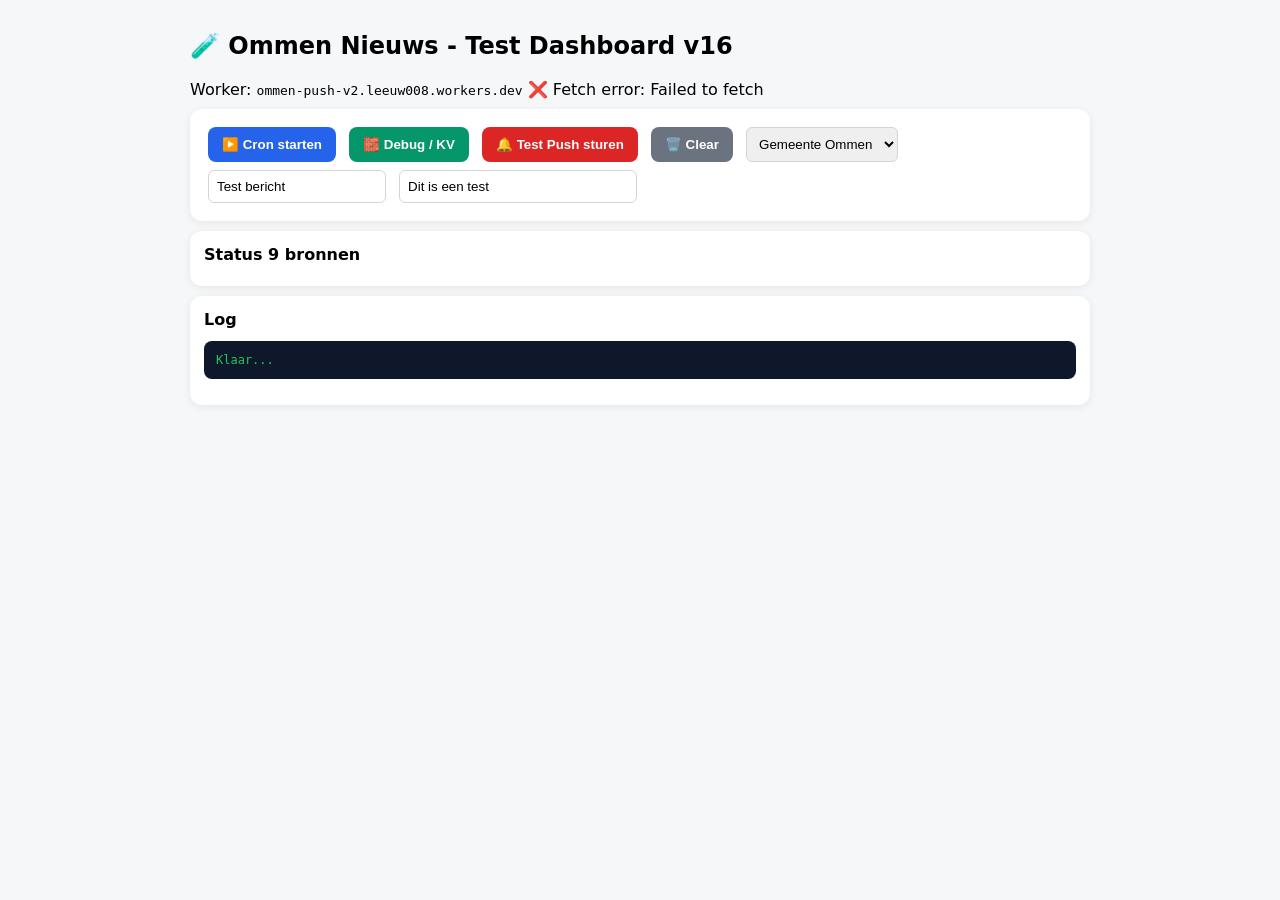
<file: test.html>
<!DOCTYPE html>
<html lang="nl">
<head>
<meta charset="UTF-8"><meta name="viewport" content="width=device-width, initial-scale=1.0">
<title>Ommen Nieuws - Test Dashboard v16</title>
<style>
body{font-family:system-ui,sans-serif;max-width:900px;margin:0 auto;padding:12px;background:#f6f7f9}
.card{background:#fff;border-radius:12px;padding:14px;margin:10px 0;box-shadow:0 2px 8px rgba(0,0,0,.07)}
.btn{border:none;border-radius:8px;padding:10px 14px;margin:4px;font-weight:600;cursor:pointer;color:#fff}
.blue{background:#2563eb}.green{background:#059669}.red{background:#dc2626}.gray{background:#6b7280}
pre{background:#0f172a;color:#22c55e;padding:12px;border-radius:8px;overflow:auto;white-space:pre-wrap;word-break:break-word;font-size:12px}
input,select{padding:8px;border:1px solid #d1d5db;border-radius:6px;margin:4px}
</style>
</head>
<body>
<h2>🧪 Ommen Nieuws - Test Dashboard v16</h2>
<div>Worker: <code>ommen-push-v2.leeuw008.workers.dev</code> <span id="wStatus"></span></div>

<div class="card">
<button class="btn blue" onclick="doCron()">▶️ Cron starten</button>
<button class="btn green" onclick="doDebug()">🧱 Debug / KV</button>
<button class="btn red" onclick="doTestPush()">🔔 Test Push sturen</button>
<button class="btn gray" onclick="clearLog()">🗑️ Clear</button>
<select id="srcSel">
<option>De Stentor</option><option selected>Gemeente Ommen</option><option>Ommen City</option><option>OudOmmen</option><option>RondOmmen</option><option>RTV Oost</option><option>RTV Vechtdal</option><option>Vechtdal Centraal</option><option>Natuurlijk Ommen</option>
</select>
<input id="titleIn" placeholder="Titel" value="Test bericht" style="width:160px">
<input id="bodyIn" placeholder="Body" value="Dit is een test" style="width:220px">
</div>

<div class="card">
<b>Status 9 bronnen</b>
<div id="statusBox" style="margin-top:8px"></div>
</div>

<div class="card">
<b>Log</b>
<pre id="log">Klaar...
</pre>
</div>

<script>
const WORKER='https://ommen-push-v2.leeuw008.workers.dev';
const logEl=document.getElementById('log');
function addLog(t){ const time=new Date().toLocaleTimeString('nl-NL'); logEl.textContent+=`\n${time} - ${t}`; logEl.scrollTop=logEl.scrollHeight; }
function clearLog(){ logEl.textContent='Klaar...'; }

async function fetchTextSafe(url, opts){
  try{
    const r=await fetch(url, opts);
    const txt=await r.text();
    // probeer JSON, maar als het geen JSON is, geef plain text terug (FIX voor v15 fout)
    try{ const j=JSON.parse(txt); return {ok:r.ok, status:r.status, text:txt, json:j}; }
    catch{ return {ok:r.ok, status:r.status, text:txt, json:null}; }
  }catch(e){ return {ok:false, status:0, text:'Fetch error: '+e.message, json:null}; }
}

async function doCron(){
  addLog('Cron starten...');
  const res=await fetchTextSafe(WORKER+'/cron',{method:'POST'});
  if(!res.ok && res.status===0){
    const res2=await fetchTextSafe(WORKER+'/trigger',{method:'POST'});
    addLog(`Cron POST /trigger ${res2.status}: ${res2.text.slice(0,500)}`);
    document.getElementById('statusBox').innerHTML='<span style="color:green">'+res2.text.slice(0,500)+'</span>';
    return;
  }
  addLog(`Cron ${res.status}: ${res.text.slice(0,500)}`);
  document.getElementById('statusBox').innerHTML='<pre>'+res.text.slice(0,2000)+'</pre>';
}

async function doDebug(){
  addLog('Debug / KV ophalen...');
  const eps=['/debug','/kv','/status','/stats','/subs'];
  let out='';
  for(const ep of eps){
    const r=await fetchTextSafe(WORKER+ep);
    out+=`\n== ${ep} (${r.status}) ==\n${r.text.slice(0,1500)}\n`;
    addLog(`${ep} ${r.status}: ${r.text.slice(0,200)}`);
  }
  document.getElementById('statusBox').innerHTML='<pre>'+out+'</pre>';
}

async function doTestPush(){
  const src=document.getElementById('srcSel').value;
  const title=document.getElementById('titleIn').value||'Test';
  const body=document.getElementById('bodyIn').value||'Test body';
  addLog(`Test Push sturen voor ${src}...`);
  const q=`${WORKER}/send?title=${encodeURIComponent(title)}&body=${encodeURIComponent(body)}&source=${encodeURIComponent(src)}&url=${encodeURIComponent('/')}`;
  const r=await fetchTextSafe(q);
  addLog(`Send ${r.status}: ${r.text.slice(0,500)}`);
  document.getElementById('statusBox').innerHTML=`<span style="color:${r.ok?'green':'red'}">Push ${src}: ${r.status}<br>${r.text.slice(0,1000)}</span>`;
}

async function checkWorker(){
  const r=await fetchTextSafe(WORKER+'/vapidPublicKey');
  document.getElementById('wStatus').textContent=r.ok?'✅ ONLINE':'❌ '+r.text.slice(0,100);
}
checkWorker();
</script>
</body>
</html>
</file>
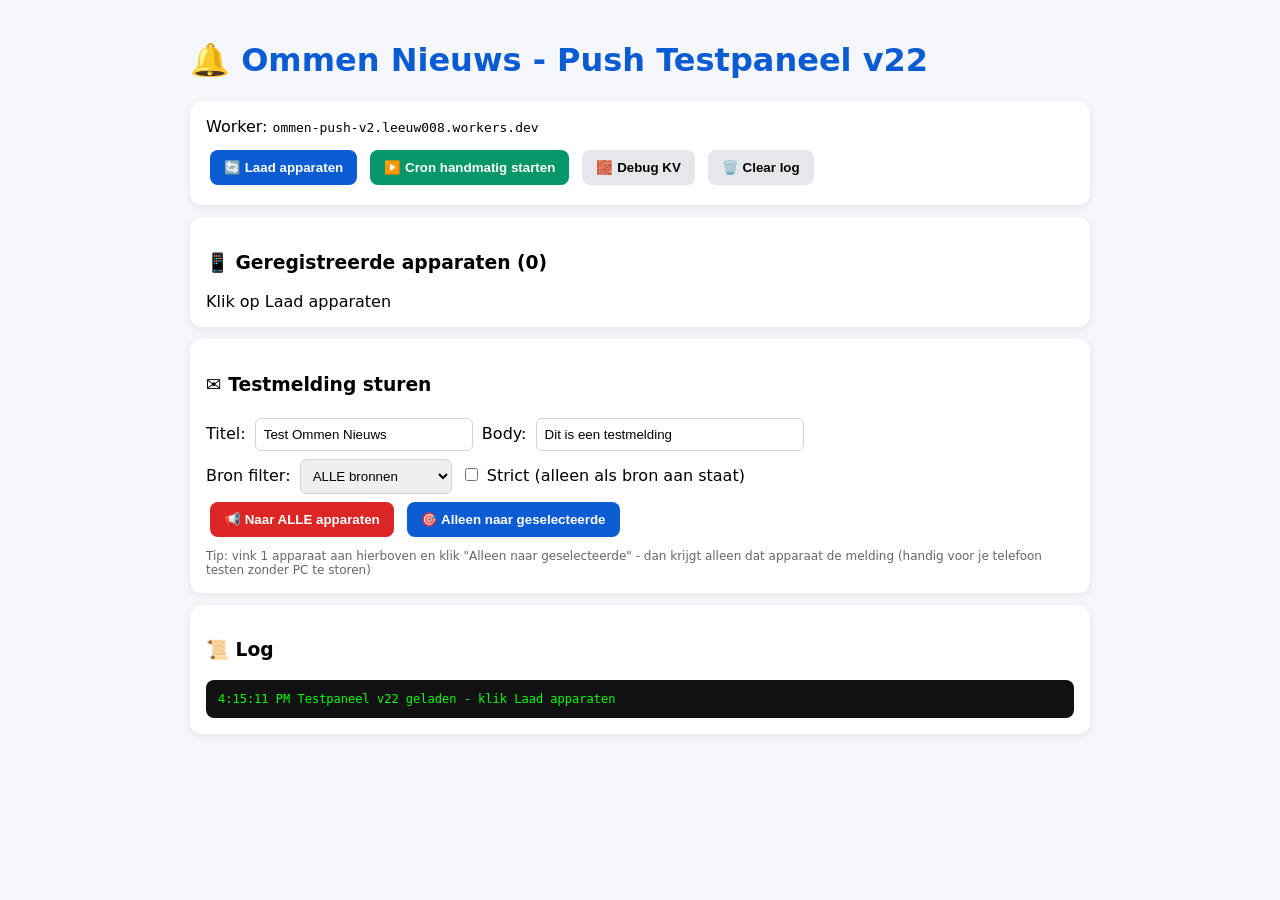
<file: test3.html>
<!DOCTYPE html>
<html lang="nl">
<head>
<meta charset="UTF-8">
<meta name="viewport" content="width=device-width, initial-scale=1.0">
<title>Ommen Push - Testpaneel v22</title>
<style>
body{font-family:system-ui,-apple-system,Segoe UI,Roboto;max-width:900px;margin:0 auto;padding:20px;background:#f5f7fb}
h1{color:#0b5bd3}
.card{background:#fff;border-radius:12px;padding:16px;margin:12px 0;box-shadow:0 2px 8px rgba(0,0,0,.08)}
.btn{padding:10px 14px;border:none;border-radius:8px;cursor:pointer;margin:4px;font-weight:600}
.blue{background:#0b5bd3;color:#fff} .green{background:#059669;color:#fff} .red{background:#dc2626;color:#fff} .gray{background:#e5e7eb}
input,select{padding:8px;border:1px solid #d1d5db;border-radius:6px;margin:4px}
.log{background:#111;color:#0f0;padding:12px;border-radius:8px;font-family:monospace;font-size:12px;white-space:pre-wrap;max-height:400px;overflow:auto}
.device{border:1px solid #e5e7eb;border-radius:8px;padding:10px;margin:8px 0;background:#fafafa}
.device.active{border-color:#0b5bd3;background:#eff6ff}
.badge{display:inline-block;padding:2px 8px;border-radius:12px;font-size:11px;background:#e0e7ff;color:#3730a3;margin-left:6px}
</style>
</head>
<body>
<h1>🔔 Ommen Nieuws - Push Testpaneel v22</h1>
<div class="card">
<div>Worker: <code>ommen-push-v2.leeuw008.workers.dev</code> <span id="wStatus"></span></div>
<div style="margin-top:10px">
<button class="btn blue" onclick="loadDevices()">🔄 Laad apparaten</button>
<button class="btn green" onclick="doCron()">▶️ Cron handmatig starten</button>
<button class="btn gray" onclick="doDebug()">🧱 Debug KV</button>
<button class="btn gray" onclick="clearLog()">🗑️ Clear log</button>
</div>
</div>

<div class="card">
<h3>📱 Geregistreerde apparaten (<span id="devCount">0</span>)</h3>
<div id="devices">Klik op Laad apparaten</div>
</div>

<div class="card">
<h3>✉️ Testmelding sturen</h3>
<div>
<label>Titel: <input id="titleIn" value="Test Ommen Nieuws" style="width:200px"></label>
<label>Body: <input id="bodyIn" value="Dit is een testmelding" style="width:250px"></label>
</div>
<div>
<label>Bron filter: <select id="srcSel"><option value="">ALLE bronnen</option><option>De Stentor</option><option>Gemeente Ommen</option><option>Ommen City</option><option>OudOmmen</option><option>RondOmmen</option><option>RTV Oost</option><option>RTV Vechtdal</option><option>Vechtdal Centraal</option><option>Natuurlijk Ommen</option></select></label>
<label><input type="checkbox" id="strictChk"> Strict (alleen als bron aan staat)</label>
</div>
<div>
<button class="btn red" onclick="sendToAll()">📢 Naar ALLE apparaten</button>
<button class="btn blue" onclick="sendToSelected()">🎯 Alleen naar geselecteerde</button>
</div>
<div style="font-size:12px;color:#666;margin-top:8px">Tip: vink 1 apparaat aan hierboven en klik "Alleen naar geselecteerde" - dan krijgt alleen dat apparaat de melding (handig voor je telefoon testen zonder PC te storen)</div>
</div>

<div class="card">
<h3>📜 Log</h3>
<div id="log" class="log"></div>
</div>

<script>
const WORKER = 'https://ommen-push-v2.leeuw008.workers.dev';
let devices = [];
let selectedEndpoint = null;

function log(m){ const el=document.getElementById('log'); el.textContent = new Date().toLocaleTimeString()+' '+m+'\n'+el.textContent; console.log(m); }
function clearLog(){ document.getElementById('log').textContent=''; }

async function loadDevices(){
  log('Laden apparaten via /debug...');
  try{
    const r = await fetch(WORKER+'/debug',{cache:'no-store'});
    const t = await r.text();
    log('DEBUG response: '+t.slice(0,2000));
    try{
      const j = JSON.parse(t);
      // j.subs of j.keys?
      const list = j.subs || j.list || [];
      devices = list.map(s=>({endpoint:s.endpoint||s.name, sources:s.sources||[], ua:s.ua||'', lastSeen:s.lastSeen||''}));
      renderDevices();
    }catch(e){
      // fallback parse keys
      log('Parse debug als JSON mislukt, probeer list endpoint');
      const r2 = await fetch(WORKER+'/list',{cache:'no-store'});
      const t2 = await r2.text();
      log('LIST: '+t2.slice(0,2000));
    }
  }catch(e){ log('Load fail: '+e.message); }
}

function renderDevices(){
  const cont = document.getElementById('devices');
  document.getElementById('devCount').textContent = devices.length;
  if(devices.length===0){ cont.innerHTML='<i>Geen apparaten gevonden of debug endpoint geeft geen lijst. Je kunt nog steeds via /send naar allen sturen.</i>'; return; }
  cont.innerHTML='';
  devices.forEach((d,i)=>{
    const div=document.createElement('div'); div.className='device'+(selectedEndpoint===d.endpoint?' active':'');
    const short = d.endpoint ? d.endpoint.slice(-30) : 'onbekend';
    div.innerHTML = `<label style="display:flex;align-items:center;gap:8px;cursor:pointer"><input type="radio" name="dev" value="${i}" ${selectedEndpoint===d.endpoint?'checked':''} onchange="selectDev(${i})"><b>Apparaat ${i+1}</b> <span class="badge">${(d.sources||[]).length} bronnen</span> <span style="font-size:11px;color:#666">...${short}</span></label><div style="font-size:11px;color:#555;margin-top:4px">Bronnen: ${(d.sources||[]).join(', ')||'ALLE'} | UA: ${(d.ua||'').slice(0,60)}</div>`;
    cont.appendChild(div);
  });
}

function selectDev(i){
  selectedEndpoint = devices[i].endpoint;
  log('Geselecteerd apparaat '+ (i+1) +' endpoint ...'+selectedEndpoint.slice(-30));
  renderDevices();
}

async function sendToAll(){
  const title = document.getElementById('titleIn').value;
  const body = document.getElementById('bodyIn').value;
  const src = document.getElementById('srcSel').value;
  const strict = document.getElementById('strictChk').checked;
  const url = `${WORKER}/send?title=${encodeURIComponent(title)}&body=${encodeURIComponent(body)}${src?'&source='+encodeURIComponent(src):''}${strict?'&strict=1':''}`;
  log('Stuur naar ALLEN: '+url);
  try{ const r=await fetch(url); const t=await r.text(); log('Result ALL: '+t.slice(0,1000)); }catch(e){ log('Send ALL fail '+e.message); }
}

async function sendToSelected(){
  if(!selectedEndpoint){ alert('Selecteer eerst een apparaat hierboven'); return; }
  const title = document.getElementById('titleIn').value;
  const body = document.getElementById('bodyIn').value;
  const src = document.getElementById('srcSel').value;
  const strict = document.getElementById('strictChk').checked;
  const url = `${WORKER}/send?title=${encodeURIComponent(title)}&body=${encodeURIComponent(body)}${src?'&source='+encodeURIComponent(src):''}${strict?'&strict=1':''}&endpoint=${encodeURIComponent(selectedEndpoint)}`;
  log('Stuur naar 1 apparaat: '+url);
  try{ const r=await fetch(url); const t=await r.text(); log('Result SINGLE: '+t.slice(0,1000)); }catch(e){ log('Send SINGLE fail '+e.message); }
}

async function doCron(){ log('Start cron...'); try{ const r=await fetch(WORKER+'/cron',{cache:'no-store'}); const t=await r.text(); log('Cron: '+t.slice(0,2000)); }catch(e){ log('Cron fail '+e.message); } }
async function doDebug(){ loadDevices(); }

clearLog();
log('Testpaneel v22 geladen - klik Laad apparaten');
</script>
</body>
</html>
</file>
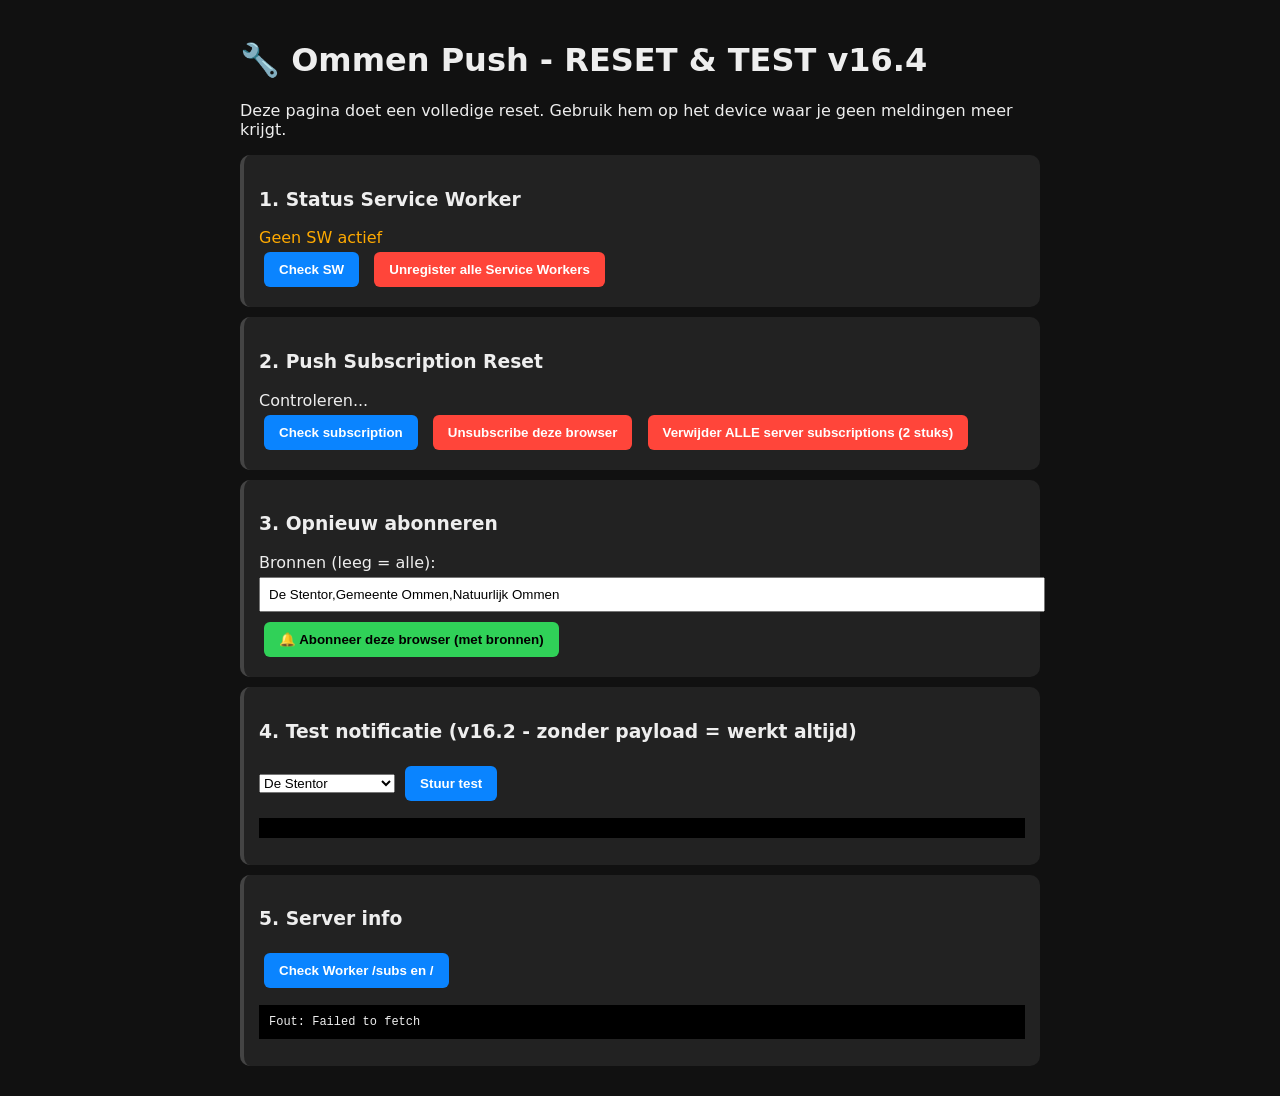
<file: test4.html>
<!DOCTYPE html>
<html lang="nl">
<head>
<meta charset="UTF-8">
<meta name="viewport" content="width=device-width, initial-scale=1.0">
<title>Ommen Push - RESET & TEST v16.4</title>
<style>
body{font-family:system-ui;background:#111;color:#eee;padding:20px;max-width:800px;margin:0 auto}
.card{background:#222;padding:15px;border-radius:10px;margin:10px 0;border-left:4px solid #444}
.ok{border-color:#0f0} .err{border-color:#f00} .warn{border-color:#fa0}
button{background:#0a84ff;color:#fff;border:0;padding:10px 15px;border-radius:6px;margin:5px;cursor:pointer;font-weight:600}
button.red{background:#ff453a} button.green{background:#30d158;color:#000}
pre{background:#000;padding:10px;overflow:auto;max-height:400px;white-space:pre-wrap;word-break:break-all;font-size:12px}
h2{margin-top:30px}
</style>
</head>
<body>
<h1>🔧 Ommen Push - RESET & TEST v16.4</h1>
<p>Deze pagina doet een volledige reset. Gebruik hem op het device waar je geen meldingen meer krijgt.</p>

<div class="card">
<h3>1. Status Service Worker</h3>
<div id="swStatus">Controleren...</div>
<button onclick="checkSW()">Check SW</button>
<button onclick="unregisterSW()" class="red">Unregister alle Service Workers</button>
</div>

<div class="card">
<h3>2. Push Subscription Reset</h3>
<div id="subStatus">Controleren...</div>
<button onclick="checkSub()">Check subscription</button>
<button onclick="unsubscribeAll()" class="red">Unsubscribe deze browser</button>
<button onclick="deleteAllServerSubs()" class="red">Verwijder ALLE server subscriptions (2 stuks)</button>
</div>

<div class="card">
<h3>3. Opnieuw abonneren</h3>
<div id="subscribeStatus"></div>
<label>Bronnen (leeg = alle):</label><br>
<input id="sources" value="De Stentor,Gemeente Ommen,Natuurlijk Ommen" style="width:100%;padding:8px;margin:5px 0"><br>
<button onclick="subscribe()" class="green">🔔 Abonneer deze browser (met bronnen)</button>
</div>

<div class="card">
<h3>4. Test notificatie (v16.2 - zonder payload = werkt altijd)</h3>
<select id="sourceSelect">
<option>De Stentor</option>
<option>Gemeente Ommen</option>
<option>Natuurlijk Ommen</option>
<option>Ommen City</option>
<option>OudOmmen</option>
<option>RondOmmen</option>
<option>RTV Oost</option>
<option>RTV Vechtdal</option>
<option>Vechtdal Centraal</option>
<option>Algemeen</option>
</select>
<button onclick="sendTest()">Stuur test</button>
<pre id="sendOut"></pre>
</div>

<div class="card">
<h3>5. Server info</h3>
<button onclick="checkServer()">Check Worker /subs en /</button>
<pre id="serverOut"></pre>
</div>

<script>
const WORKER = 'https://ommen-push-v2.leeuw008.workers.dev';
const VAPID = 'BBnCDkkzIXwUYFrF8ct-OXtRQ6-HaqF74grNVDLe4pw1SwG8_JyMYIHItRY6smyqPpdt81U1EZF33loTsepqnYo';

function urlBase64ToUint8Array(base64String) {
  const padding = '='.repeat((4 - base64String.length % 4) % 4);
  const base64 = (base64String + padding).replace(/-/g, '+').replace(/_/g, '/');
  const rawData = atob(base64);
  return Uint8Array.from([...rawData].map(c=>c.charCodeAt(0)));
}

async function checkSW(){
  const out = document.getElementById('swStatus');
  if(!('serviceWorker' in navigator)){ out.innerHTML='Geen serviceWorker support'; return; }
  const regs = await navigator.serviceWorker.getRegistrations();
  if(regs.length===0){ out.innerHTML='<span style="color:#fa0">Geen SW actief</span>'; return; }
  let html = '';
  for(const r of regs){
    html+=`<div>Scope: ${r.scope}<br>Active: ${r.active?.scriptURL}<br>State: ${r.active?.state}<br>Version: check console voor [SW v...]</div><hr>`;
  }
  out.innerHTML = html;
}
async function unregisterSW(){
  const regs = await navigator.serviceWorker.getRegistrations();
  for(const r of regs) await r.unregister();
  alert('Alle SWs unregistered. Refresh nu de pagina met Ctrl+Shift+R');
  location.reload();
}

async function checkSub(){
  const out = document.getElementById('subStatus');
  if(!('serviceWorker' in navigator)){ out.textContent='Geen SW'; return; }
  const reg = await navigator.serviceWorker.ready;
  const sub = await reg.pushManager.getSubscription();
  if(!sub){ out.innerHTML='Geen subscription'; return; }
  out.innerHTML=`<div class="ok card">Endpoint: ${sub.endpoint.slice(0,60)}...<br>p256dh: ${sub.toJSON().keys.p256dh.slice(0,20)}...<br>auth: ${sub.toJSON().keys.auth.slice(0,10)}...</div>`;
}

async function unsubscribeAll(){
  const reg = await navigator.serviceWorker.ready;
  const sub = await reg.pushManager.getSubscription();
  if(sub){
    await fetch(WORKER+'/unsubscribe', {method:'POST', headers:{'Content-Type':'application/json'}, body: JSON.stringify({endpoint: sub.endpoint})});
    await sub.unsubscribe();
    alert('Unsubscribed + server deleted');
  } else {
    alert('Geen sub om te unsubscriben');
  }
  checkSub();
}

async function deleteAllServerSubs(){
  if(!confirm('Weet je zeker dat je ALLE 2 server subs wilt verwijderen?')) return;
  const r = await fetch(WORKER+'/subs');
  const j = await r.json();
  const raw = j.raw || j.subscriptions || [];
  // raw bevat pushsub:xxx
  for(const s of raw){
    const endpoint = s.endpoint || s.raw?.endpoint;
    if(endpoint){
      await fetch(WORKER+'/unsubscribe', {method:'POST', headers:{'Content-Type':'application/json'}, body: JSON.stringify({endpoint})});
    }
  }
  // ook via list
  const list = j.raw || [];
  // brute force: haal via /subs count en delete via id? Onze worker delete via endpoint, dus we hebben endpoints nodig uit raw
  alert('Delete poging gedaan, check server hieronder');
  checkServer();
}

async function subscribe(){
  const out = document.getElementById('subscribeStatus');
  try{
    const reg = await navigator.serviceWorker.register('./service-worker.js', {scope:'./'});
    await navigator.serviceWorker.ready;
    console.log('SW registered', reg.active?.scriptURL);
    const permission = await Notification.requestPermission();
    if(permission !== 'granted'){ out.textContent='Permission denied: '+permission; return; }
    
    const sources = document.getElementById('sources').value.split(',').map(s=>s.trim()).filter(Boolean);
    
    const existing = await reg.pushManager.getSubscription();
    if(existing) await existing.unsubscribe();
    
    const sub = await reg.pushManager.subscribe({
      userVisibleOnly: true,
      applicationServerKey: urlBase64ToUint8Array(VAPID)
    });
    
    const json = sub.toJSON();
    const res = await fetch(WORKER+'/subscribe', {
      method:'POST',
      headers:{'Content-Type':'application/json'},
      body: JSON.stringify({
        endpoint: sub.endpoint,
        keys: json.keys,
        sources: sources
      })
    });
    const jr = await res.json();
    out.innerHTML = `<div class="ok card">✅ Geabonneerd! ID: ${jr.id}<br>Bronnen: ${sources.join(', ')}</div>`;
    checkSub();
  }catch(e){
    out.innerHTML = `<div class="err card">Fout: ${e.message}<br>${e.stack}</div>`;
  }
}

async function sendTest(){
  const source = document.getElementById('sourceSelect').value;
  const out = document.getElementById('sendOut');
  out.textContent = 'Versturen...';
  try{
    const payload = {
      title: `${source}: Test: Ommen Push`,
      body: `Dit is een testmelding van bron ${source} - ${new Date().toLocaleTimeString()}`,
      source: source,
      url: 'https://leeuw008-nl.github.io/Nieuws-Ommen/',
      tag: 'test-'+Date.now()
    };
    const r = await fetch(WORKER+'/broadcast', {method:'POST', headers:{'Content-Type':'application/json'}, body: JSON.stringify(payload)});
    const j = await r.json();
    out.textContent = `[${r.status}] ${JSON.stringify(j, null, 2)}`;
  }catch(e){
    out.textContent = 'Fout: '+e.message;
  }
}

async function checkServer(){
  const out = document.getElementById('serverOut');
  out.textContent = 'Laden...';
  try{
    const r1 = await fetch(WORKER+'/');
    const j1 = await r1.json();
    const r2 = await fetch(WORKER+'/subs');
    const j2 = await r2.json();
    out.textContent = `Worker: ${JSON.stringify(j1, null, 2)}\n\nSubs: ${JSON.stringify(j2, null, 2)}`;
  }catch(e){
    out.textContent = 'Fout: '+e.message;
  }
}

checkSW();
checkSub();
checkServer();
</script>
</body>
</html>
</file>
<file: styles.css>
/* Nieuw(s)Ommen v202 - LAATSTE VERSIE + werkende push van vorige week + lichter groen */
:root{--brand:#0b5bd3; --brand-dark:#0f172a; --bg:#f4f6f8; --card:#ffffff; --border:#e5e7eb; --text:#0f172a; --muted:#64748b;}
*{box-sizing:border-box}
body{font-family:system-ui,-apple-system,Segoe UI,Roboto,Arial,sans-serif;margin:0;padding:0;background:var(--bg);color:var(--text); -webkit-font-smoothing:antialiased}
header{background:var(--brand);color:white;padding:8px 12px 10px;width:100%;max-width:640px;margin:0 auto;display:block;box-shadow:0 2px 10px rgba(0,0,0,.12)}
header h1{display:flex;align-items:center;gap:12px;justify-content:center;width:100%;min-height:48px;margin:0 auto 8px;padding-top:10px;font-size:1.7em}
.title-left{display:inline-flex;align-items:center;justify-content:center}
.header-icons{display:inline-flex;align-items:center;gap:8px;flex-shrink:0}
.info-icon-btn{width:32px;height:32px;border-radius:50%;background:rgba(255,255,255,0.18);border:1.5px solid rgba(255,255,255,0.45);display:inline-flex;align-items:center;justify-content:center;color:#fff;text-decoration:none;font-weight:900;font-size:20px;line-height:1;flex-shrink:0}
.user-icon-btn{width:32px;height:32px;border-radius:50%;background:rgba(255,255,255,0.18);border:1.5px solid rgba(255,255,255,0.45);display:inline-flex;align-items:center;justify-content:center;color:#fff;font-size:18px;line-height:1;flex-shrink:0;cursor:pointer;padding:0;position:relative}
.user-icon-btn:hover{background:rgba(255,255,255,0.28)}
.user-icon-btn.logged-in{background:#16a34a !important;border-color:#a7f3d0 !important;color:#fff !important}
.user-icon-btn.logged-in::after{content:"";position:absolute;top:-2px;right:-2px;width:10px;height:10px;background:#fff;border:2px solid #16a34a;border-radius:50%}

.search-row{margin:0 auto 8px;width:100%;max-width:100%;display:block}
.search-row input{width:100%;padding:11px 12px;border-radius:10px;border:1px solid rgba(255,255,255,.7);font-size:15px;display:block;outline:none}
.search-row input:focus{border-color:#fff;box-shadow:0 0 0 3px rgba(255,255,255,.25)}
.filter-header{margin:0 auto;background:#fff;border:1px solid var(--border);border-radius:12px;padding:6px 8px;display:flex;align-items:center;justify-content:space-between;cursor:pointer;user-select:none;box-shadow:0 1px 3px rgba(0,0,0,.06);transition:all .2s;gap:6px;min-height:36px}
.filter-header.open{border-radius:12px 12px 0 0;border-bottom:2px solid var(--brand);box-shadow:0 2px 8px rgba(0,0,0,.08)}
.filter-header-center{flex:1;display:flex;justify-content:center;align-items:center}
.filter-header-count{font-weight:600;color:#1d4ed8;font-size:11px;white-space:nowrap;background:#eff6ff;padding:4px 10px;border-radius:999px;border:1px solid #bfdbfe;height:28px;display:inline-flex;align-items:center;justify-content:center}
.filter-header-right{display:flex;align-items:center;gap:6px;flex-shrink:0}
.bell-slot{display:flex;align-items:center;justify-content:center;min-width:42px;min-height:28px;width:42px;height:28px}
.bell-slot:empty::after{content:"🔕";opacity:1;font-size:18px;display:flex;align-items:center;justify-content:center;width:42px;height:28px;background:#fff;border:1px solid #e5e7eb;border-radius:8px;color:#64748b}
.bell-slot > *{width:42px;height:28px;min-width:42px;min-height:28px;display:flex;align-items:center;justify-content:center;background:#fff;border:1px solid #e5e7eb;border-radius:8px;font-size:20px;line-height:1;padding:0 4px;color:#64748b;opacity:1;cursor:pointer;pointer-events:auto}
.filter-header-arrow{font-size:14px;color:var(--brand-dark);width:32px;height:28px;background:#f1f5f9;border:1px solid #cbd5e1;border-radius:8px;text-align:center;display:flex;align-items:center;justify-content:center;transition:all .2s;cursor:pointer}
.filter-header.open .filter-header-arrow{transform:rotate(180deg);background:var(--brand-dark);color:#fff;border-color:var(--brand-dark)}
#source-panel{margin:0 auto;width:100%;max-width:100%;background:#fff;border:1px solid var(--border);border-top:0;border-radius:0 0 12px 12px;overflow:hidden;max-height:0;opacity:0;transition:max-height .35s ease, opacity .25s ease;box-shadow:0 4px 12px rgba(0,0,0,.06)}
#source-panel.open{max-height:3000px;opacity:1;box-shadow:0 12px 24px rgba(15,23,42,0.12)}
.panel-hint{background:#f8fafc;border-top:2px solid var(--brand);border-bottom:2px solid var(--brand);padding:6px 8px;font-size:11px;color:var(--muted);line-height:1.35}
.source-list{display:flex;flex-direction:column}
.source-row{display:grid;grid-template-columns:1fr 132px;align-items:center;gap:6px;padding:6px 4px 6px 8px;border-bottom:1px solid #dbeafe;transition:background .12s}
.source-row:last-child{border-bottom:0}
.source-row:hover{background:#f8fafc}
.source-row.off{background:#f9fafb;opacity:.6}
.source-meta{display:flex;flex-direction:column;min-width:0;align-items:flex-start}
.source-name{font-weight:700;font-size:14.5px;line-height:1.1;color:var(--brand-dark)}
.source-sub{font-size:11px;color:var(--muted);line-height:1}
.toggles{display:grid;grid-template-columns:40px 44px 44px;gap:2px;align-items:start;justify-content:end}
.toggle-col{display:flex;flex-direction:column;align-items:center;gap:2px;min-height:32px}
.mini-switch{position:relative;width:30px;height:18px;background:#e5e7eb;border-radius:999px;cursor:pointer;transition:background .2s;border:0;padding:0;display:inline-flex;flex-shrink:0}
.mini-switch input{display:none}
.mini-slider{position:absolute;top:2px;left:2px;width:14px;height:14px;background:#fff;border-radius:50%;box-shadow:0 1px 2px rgba(0,0,0,.25);transition:transform .2s;transform:translateX(10px)}
.mini-switch input:checked + .mini-slider{transform:translateX(0px)}
.mini-switch.checked.vandaag{background:var(--brand)}
.mini-switch.checked.scope-gemeente{background:var(--brand)}
.mini-switch.checked.scope-regio{background:#7c3aed}
.mini-switch.checked.aan{background:#16a34a}
.mini-switch:not(.checked).aan{background:#e5e7eb;border:1px solid #d1d5db}
.mini-label{font-size:8px;font-weight:800;letter-spacing:.4px;color:#6b7280;text-transform:uppercase;text-align:center;line-height:1}
.panel-footer{padding:8px 10px;display:flex;justify-content:space-between;align-items:center;background:#fff;border-top:2px solid var(--brand)}
.panel-footer button{font-size:11px;padding:5px 9px;border-radius:7px;border:1px solid var(--border);background:#fff;cursor:pointer}
.panel-footer button.primary{background:var(--brand-dark);color:#fff;border-color:var(--brand-dark);font-weight:600}
main{padding:0 12px;box-sizing:border-box;margin:0 auto;width:100%;max-width:640px;position:relative}
#news-container{margin-top:8px;padding-bottom:24px}
.filter-header:not(.open){margin-bottom:8px;box-shadow:0 2px 6px rgba(15,23,42,0.07)}
#source-panel.open + #news-container-anchor{height:12px;display:block}
body.panel-open #news-container::before{content:"";display:block;height:16px;margin:0 -12px;background:linear-gradient(to bottom, rgba(15,23,42,0.07), transparent);pointer-events:none}
.articles-count{font-size:14px;font-weight:700;color:var(--brand-dark);padding:6px 2px 8px;display:flex;align-items:center;gap:6px}
.articles-count::before{content:"";width:3px;height:14px;background:var(--brand);border-radius:999px;flex-shrink:0}
.article{background:var(--card);margin-bottom:12px;padding:14px;border-radius:12px;box-shadow:0 2px 8px rgba(0,0,0,0.06);border:1px solid #f1f5f9;animation:fadeIn .25s ease}
@keyframes fadeIn{from{opacity:0;transform:translateY(4px)}to{opacity:1;transform:translateY(0)}}
.article h2{margin:0 0 6px 0;font-size:1.08em;line-height:1.3}
.article a{color:var(--brand);text-decoration:none}
.article a:hover{text-decoration:underline}
.article small{color:var(--muted);font-size:0.82em;display:block;margin-bottom:6px}
footer{text-align:center;padding:1rem;background:#eee;max-width:640px;margin:16px auto 0;border-radius:12px 12px 0 0}
footer button{margin:5px;padding:10px 18px;font-size:14px;background:var(--brand-dark);color:white;border:none;border-radius:8px;cursor:pointer}

/* === ALLES AAN + BEL - LICHTER GROEN ZOALS GEVRAAGD === */
.btn-all-toets{
  height:28px !important;
  min-height:28px !important;
  padding:0 10px !important;
  border-radius:8px !important;
  display:inline-flex !important;
  align-items:center !important;
  justify-content:center !important;
  font-size:11px !important;
  font-weight:700 !important;
  line-height:1 !important;
  white-space:nowrap;
  background:#d6ffdf !important;
  border:1px solid #86efac !important;
  color:#065f46 !important;
  cursor:pointer;
}
.btn-all-toets.all-off{background:#fee2e2 !important;border-color:#fca5a5 !important;color:#991b1b !important}
.btn-all-toets.some-on{background:#fef9c3 !important;border-color:#fde68a !important;color:#854d0e !important}

/* BEL UIT = wit, BEL AAN = zelfde lichte groen #d6ffdf - zelfde hoogte 28px */
#bell-slot button:not(.enabled){
  background:#ffffff !important;
  border:1px solid #e5e7eb !important;
  color:#64748b !important;
  text-decoration:none !important;
}
#bell-slot button.enabled{
  background:#d6ffdf !important;
  border:1px solid #86efac !important;
  color:#065f46 !important;
  text-decoration:none !important;
}

@media(max-width:400px){header h1{font-size:1.4em} .source-row{grid-template-columns:1fr 124px;gap:4px;padding:6px 2px 6px 6px} .toggles{grid-template-columns:38px 42px 42px;gap:1px}}
</file>
